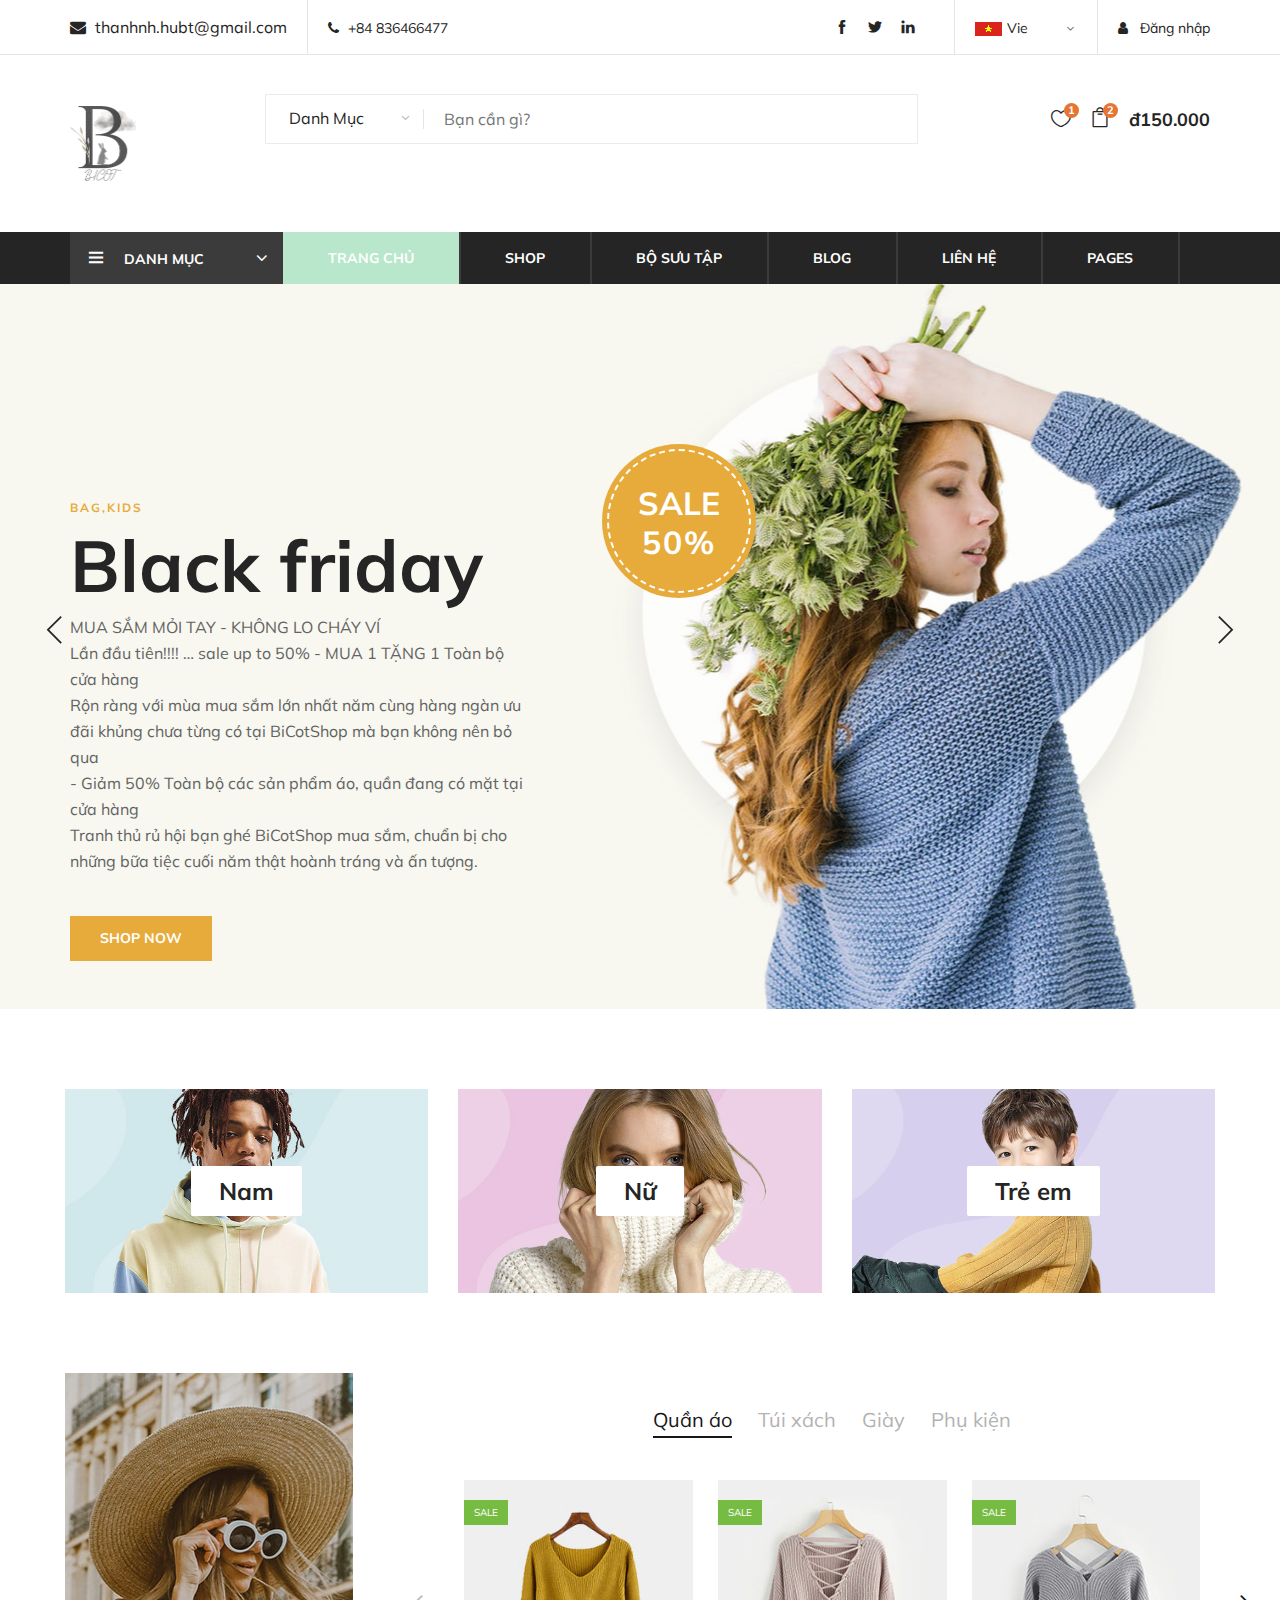
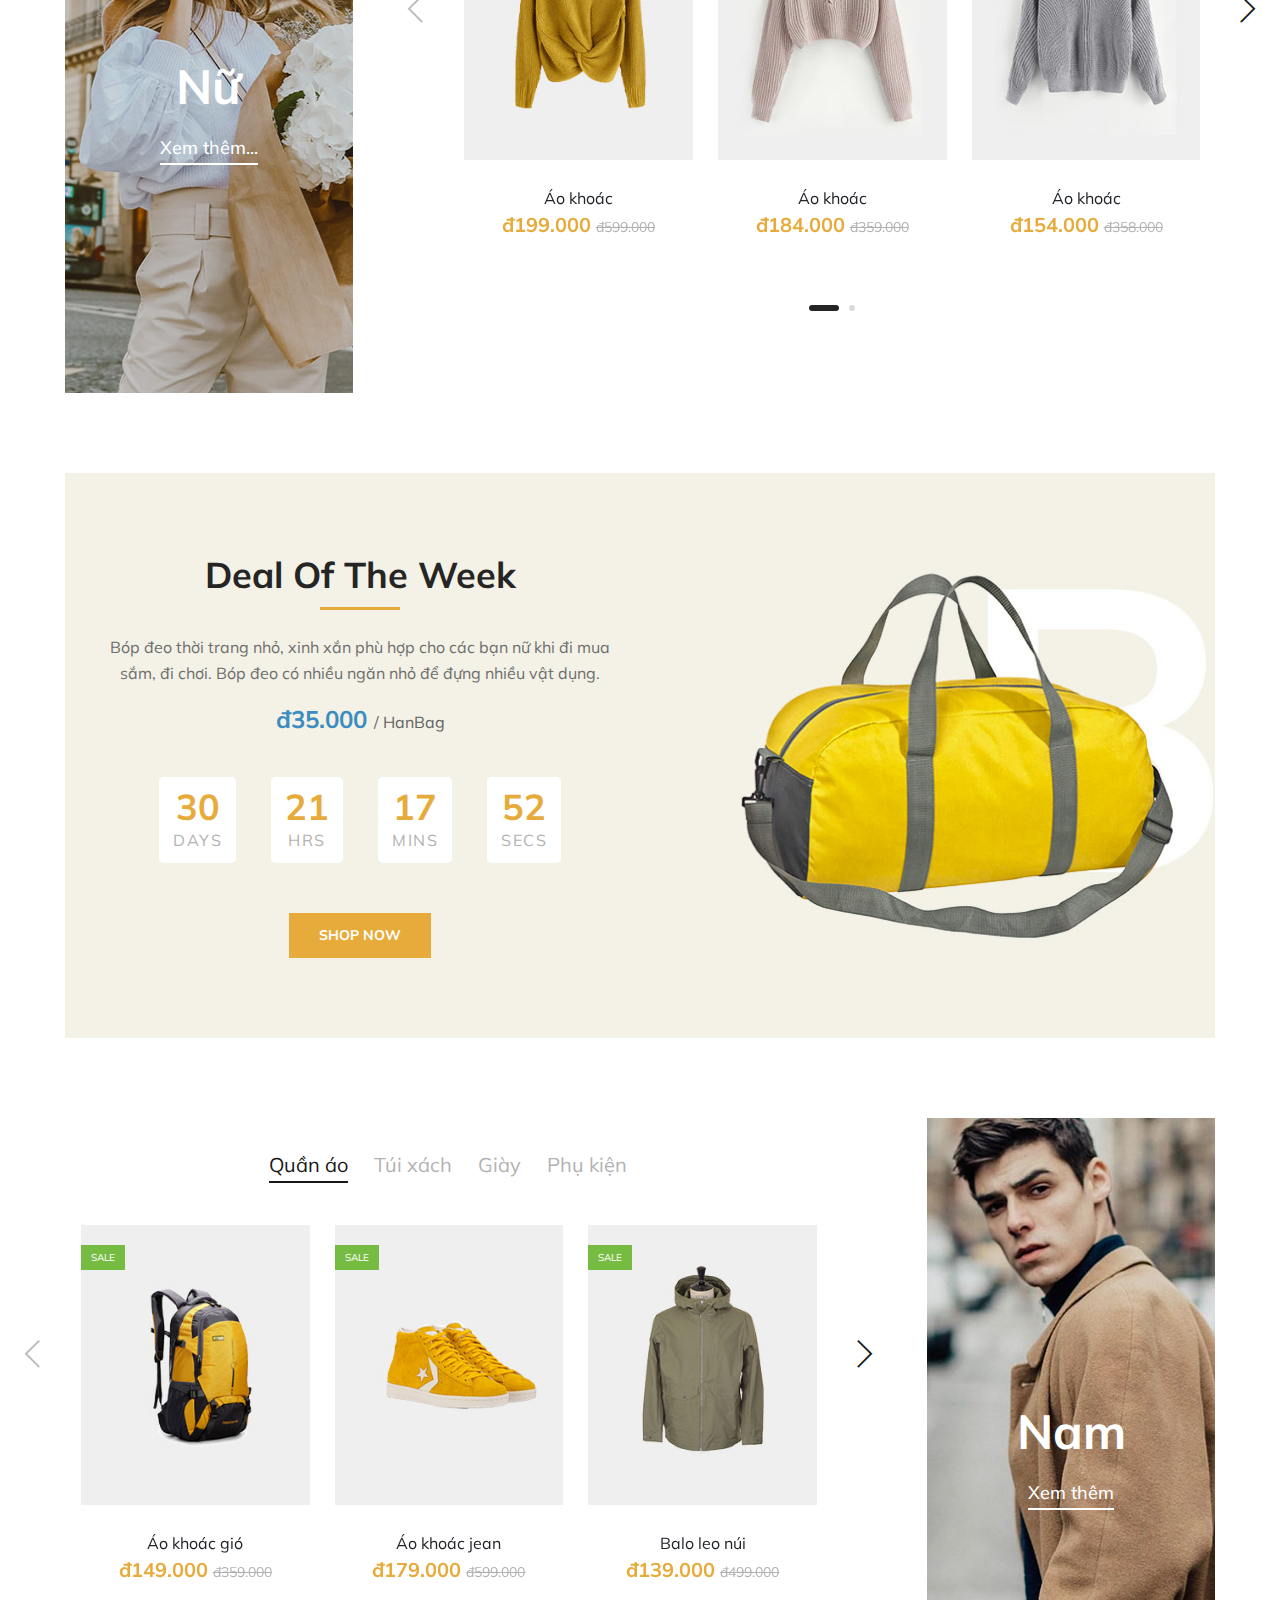
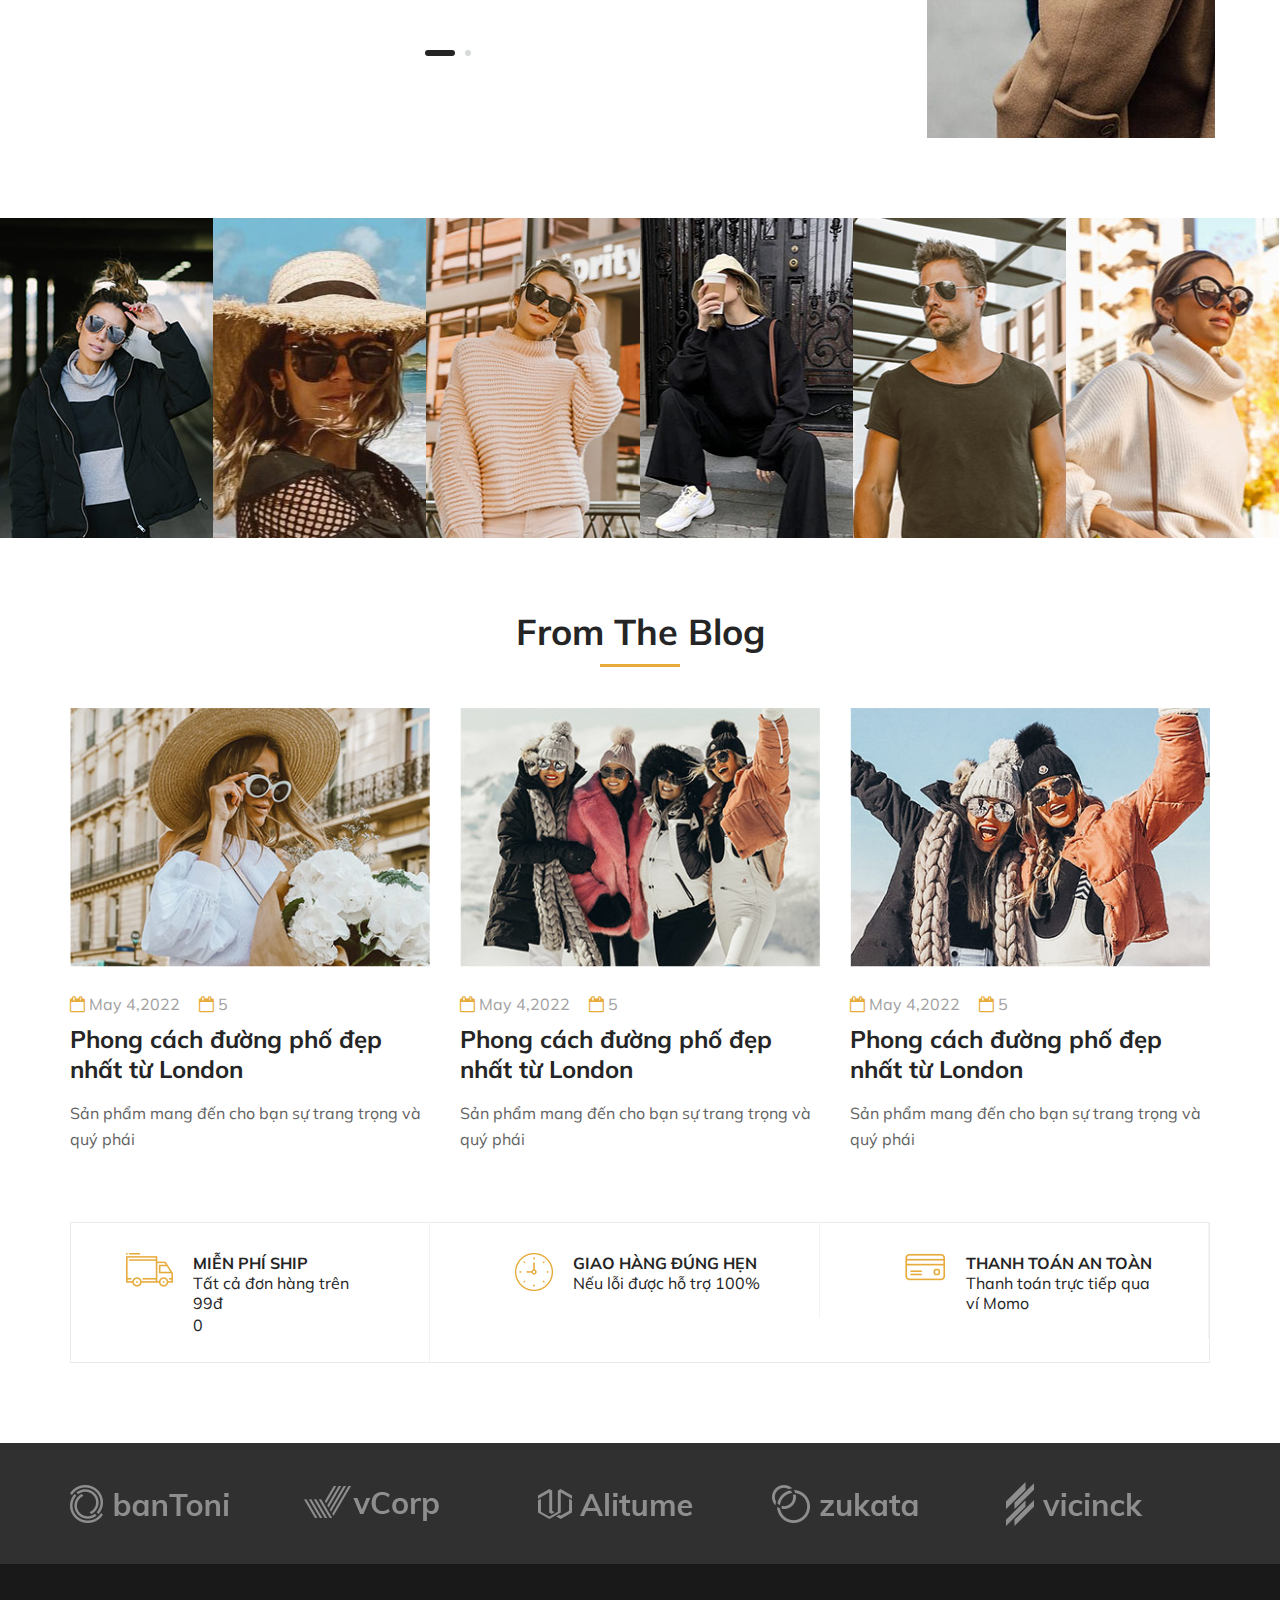
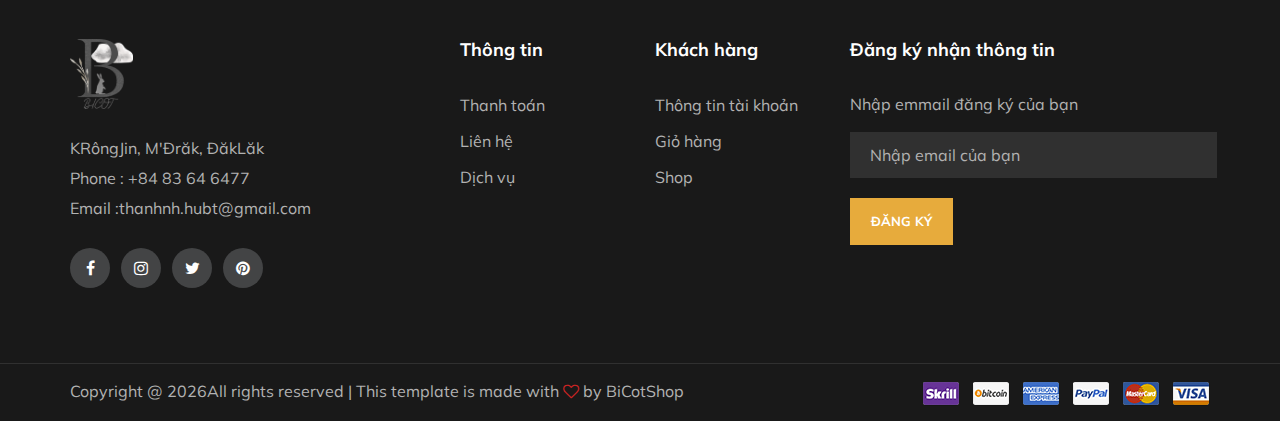
<file: index.html>
<!DOCTYPE html>
<html lang="zxx">

<head>
    <meta charset="UTF-8">
    <meta name="description" content="codelean Template">
    <meta name="keywords" content="codelean, unica, creative, html">
    <meta name="viewport" content="width=device-width, initial-scale=1.0">
    <meta http-equiv="X-UA-Compatible" content="ie=edge">
    <link rel="shortcut icon" type="image/png" href="./img/BICOT_free-file.png"/>
    <title>BiCotShop</title>

    <!-- Google Font -->
    <link href="https://fonts.googleapis.com/css?family=Muli:300,400,500,600,700,800,900&display=swap" rel="stylesheet">

    <!-- Css Styles -->
    <link rel="stylesheet" href="css/bootstrap.min.css" type="text/css">
    <link rel="stylesheet" href="css/font-awesome.min.css" type="text/css">
    <link rel="stylesheet" href="css/themify-icons.css" type="text/css">
    <link rel="stylesheet" href="css/elegant-icons.css" type="text/css">
    <link rel="stylesheet" href="css/owl.carousel.min.css" type="text/css">
    <link rel="stylesheet" href="css/nice-select.css" type="text/css">
    <link rel="stylesheet" href="css/jquery-ui.min.css" type="text/css">
    <link rel="stylesheet" href="css/slicknav.min.css" type="text/css">
    <link rel="stylesheet" href="css/style.css" type="text/css">
</head>

<body>

<!-- Start coding here -->

<!--Preloader Section Begin-->
<div class="preloder">
    <div class="loader">
    </div>
</div>
<!--Preloader Section Begin-->

<!--Header Section Begin-->
<header class="header-section">

    <div class="header-top">
        <div class="container">
            <div class="ht-left">
                <div class="mail-service">
                    <i class="fa fa-envelope"></i>
                    thanhnh.hubt@gmail.com
                </div>
                <div class="phone-service">
                    <i class="fa fa-phone"></i>
                    +84 836466477
                </div>
            </div>
            <div class="ht-right">
                <a href="login.html" class="login-panel"><i class="fa fa-user"></i> Đăng nhập</a>
                <div class="lan-selector">
                    <select class="language_drop" name="countries" id="countries" style="width:300px;">
                        <option value='yu' data-image="img/Flag_of_Vietnam.png" data-title="Vie" data-imagecss="flag yu">Vie</option>
                        <option value='yt' data-image="img/flag-1.jpg" data-title="English" data-imagecss="flag yt">USA</option>
                    </select>
                </div>
                <div class="top-social">
                    <a href="#"><i class="ti-facebook"></i></a>
                    <a href="#"><i class="ti-twitter-alt"></i></a>
                    <a href="#"><i class="ti-linkedin"></i></a>
                    <a href="#"><i class="ti-printerest"></i></a>
                </div>
            </div>
        </div>
    </div>

    <div class="container">
        <div class="inner-header">
            <div class="row">
                <div class="col-lg-2 col-md-2">
                    <div class="logo">
                        <a href="index.html">
                            <img src="./img/BICOT_free-file.png" height="75" alt="">
                        </a>
                    </div>
                </div>
                <div class="col-lg-7 col-md-7">
                    <div class="advanced-search">
                        <button type="button" class="category-btn">Danh Mục</button>
                        <div class="input-group">
                            <input type="text" placeholder="Bạn cần gì?">
                        </div>
                    </div>
                </div>
                <div class="col-lg-3 col-md-3 text-right">
                    <ul class="nav-right">
                        <li class="heart-icon">
                            <a href="#">
                                <i class="icon_heart_alt"></i>
                                <span>1</span>
                            </a>
                        </li>
                        <li class="cart-icon">
                            <a href="#">
                                <i class="icon_bag_alt"></i>
                                <span>2</span>
                            </a>

                            <div class="cart-hover">
                                <div class="select-items">
                                    <table>
                                        <tbody>
                                        <tr>
                                            <td class="si-pic"><img src="./img/select-product-1.jpg" alt=""></td>
                                            <td class="si-text">
                                                <div class="product-selected">
                                                    <p>đ60.000 x 1</p>
                                                    <h6>Áo khoác jean hàn quốc</h6>
                                                </div>
                                            </td>
                                            <td class="si-close">
                                                <i class="ti-close"></i>
                                            </td>
                                        </tr>
                                        <tr>
                                            <td class="si-pic"><img src="./img/select-product-2.jpg" alt=""></td>
                                            <td class="si-text">
                                                <div class="product-selected">
                                                    <p>đ60.000 x 1</p>
                                                    <h6>Áo khoác nữ phong cách hàn quốc</h6>
                                                </div>
                                            </td>
                                            <td class="si-close">
                                                <i class="ti-close"></i>
                                            </td>
                                        </tr>
                                        </tbody>
                                    </table>
                                </div>
                                <div class="select-total">
                                    <span>Tổng thanh toán:</span>
                                    <h5>đ120.000</h5>
                                </div>
                                <div class="select-button">
                                    <a href="shopping-cart.html" class="primary-btn view-card">ĐƠN HÀNG CỦA BẠN</a>
                                    <a href="check-out.html" class="primary-btn checkout-btn">THANH TOÁN</a>
                                </div>
                            </div>
                        </li>
                        <li class="cart-price">đ150.000</li>
                    </ul>
                </div>
            </div>
        </div>
    </div>
    <div class="nav-item">
        <div class="container">
            <div class="nav-depart">
                <div class="depart-btn">
                    <i class="ti-menu"></i>
                    <span>Danh mục</span>
                    <ul  class="depart-hover">
                        <li class="active"><a href="#">Đồ Nữ</a></li>
                        <li><a href="#">Đồ Nam</a></li>
                        <li><a href="#">Đồ lót</a></li>
                        <li><a href="#">Đồ trẻ em</a></li>
                        <li><a href="#">Đồ hiệu</a></li>
                        <li><a href="#">Luxury Brand</a></li>
                        <li><a href="#">Brand Outdoor</a></li>
                        <li><a href="#"></a>Giày</li>
                    </ul>
                </div>
            </div>
            <nav class="nav-menu mobile-menu">
                <ul>
                    <li class="active"><a href="index.html">Trang chủ</a></li>
                    <li><a href="shop.html">Shop</a></li>
                    <li><a href="">Bộ sưu tập</a>
                        <ul class="dropdown">
                            <li><a href="">Nam</a></li>
                            <li><a href="">Nữ</a></li>
                            <li><a href="">Trẻ em</a></li>
                        </ul>
                    </li>
                    <li><a href="blog.html">Blog</a></li>
                    <li><a href="contact.html">Liên hệ</a></li>
                    <li><a href="#">Pages</a>
                        <ul class="dropdown">
                            <li><a href="blog-details.html">Blog Details</a></li>
                            <li><a href="shopping-cart.html">Giỏ hàng</a></li>
                            <li><a href="check-out.html">Thanh toán</a></li>
                            <li><a href="faq.html">Câu hỏi thường gặp</a></li>
                            <li><a href="register.html">Đăng ký</a></li>
                            <li><a href="login.html">Đăng nhập</a></li>
                        </ul>
                    </li>
                </ul>
            </nav>
            <div id="mobile-menu-wrap"></div>
        </div>
    </div>

</header>
<!--Header Section End-->

<!-- Hero Section Begin -->
<section class="hero-section">
    <div class="hero-items owl-carousel">
        <div class="single-hero-items set-bg" data-setbg="img/hero-1.jpg">
            <div class="container">
                <div class="row">

                    <div class="col-lg-5">
                        <span>Bag,Kids</span>
                        <h1>Black friday</h1>
                        <p> MUA SẮM MỎI TAY - KHÔNG LO CHÁY VÍ <br>
                        Lần đầu tiên!!!! … sale up to 50% - MUA 1 TẶNG 1 Toàn bộ cửa hàng<br>
                        Rộn ràng với mùa mua sắm lớn nhất năm cùng hàng ngàn ưu đãi khủng chưa từng có tại BiCotShop mà bạn không nên bỏ qua <br>
                        - Giảm 50% Toàn bộ các sản phẩm áo, quần đang có mặt tại cửa hàng <br>
                        Tranh thủ rủ hội bạn ghé BiCotShop mua sắm, chuẩn bị cho những bữa tiệc cuối năm thật hoành tráng và ấn tượng. </p>
                        <a href="#" class="primary-btn">Shop Now</a>
                    </div>
                </div>
                <div class="off-card">
                    <h2>Sale <span>50%</span></h2>
                </div>
            </div>
        </div>
        <div class="single-hero-items set-bg" data-setbg="img/hero-2.jpg">
            <div class="container">
                <div class="row">

                    <div class="col-lg-5">
                        <span>Bag,Kids</span>
                        <h1>Black friday</h1>
                        <p> MUA SẮM MỎI TAY - KHÔNG LO CHÁY VÍ <br>
                            Lần đầu tiên!!!! … sale up to 50% - MUA 1 TẶNG 1 Toàn bộ cửa hàng<br>
                            Rộn ràng với mùa mua sắm lớn nhất năm cùng hàng ngàn ưu đãi khủng chưa từng có tại BiCotShop mà bạn không nên bỏ qua <br>
                            - Giảm 50% Toàn bộ các sản phẩm áo, quần đang có mặt tại cửa hàng <br>
                            Tranh thủ rủ hội bạn ghé BiCotShop mua sắm, chuẩn bị cho những bữa tiệc cuối năm thật hoành tráng và ấn tượng.</p>
                        <a href="#" class="primary-btn">Shop Now</a>
                    </div>
                </div>
                <div class="off-card">
                    <h2>Sale <span>50%</span></h2>
                </div>
            </div>
        </div>
    </div>
</section>
<!-- Hero Section End -->

<!-- Banner Section Begin -->
<div class="banner-section spad">
    <div class="container-fluid">
        <div class="row">
            <div class="col-lg-4">
                <div class="single-banner">
                    <img src="./img/banner-1.jpg" alt="" srcset="">
                    <div class="inner-text">
                        <h4>Nam</h4>
                    </div>
                </div>
            </div>
            <div class="col-lg-4">
                <div class="single-banner">
                    <img src="./img/banner-2.jpg" alt="" srcset="">
                    <div class="inner-text">
                        <h4>Nữ</h4>
                    </div>
                </div>
            </div>
            <div class="col-lg-4">
                <div class="single-banner">
                    <img src="./img/banner-3.jpg" alt="" srcset="">
                    <div class="inner-text">
                        <h4>Trẻ em</h4>
                    </div>
                </div>
            </div>
        </div>
    </div>
</div>
<!-- Banner Section End -->

<!-- Women Banner Section Begin -->
<section class="women-banner spad">
    <div class="container-fluid">
        <div class="row">
            <div class="col-lg-3">
                <div class="product-large set-bg" data-setbg="img/products/women-large.jpg">
                    <h2>Nữ</h2>
                    <a href="#">Xem thêm...</a>
                </div>
            </div>
            <div class="col-lg-8 offset-lg-1">
                <div class="filter-control">
                    <ul>
                        <li class="active">Quần áo</li>
                        <li>Túi xách</li>
                        <li>Giày</li>
                        <li>Phụ kiện</li>
                    </ul>
                </div>
                <div class="product-slider owl-carousel">
                    <div class="product-item">
                        <div class="pi-pic">
                            <img src="img/products/women-1.jpg" alt="">
                            <div class="sale">Sale</div>
                            <div class="icon">
                                <i class="icon_heart_alt"></i>
                            </div>
                            <ul>
                                <li class="w-icon active"><a href="#"><i class="icon_bag_alt"></i></a></li>
                                <li class="quick-view"><a href="product.html"> Xem thêm </a></li>
                                <li class="w-icon"><a href=""><i class="fa fa-random"></i></a></li>
                            </ul>
                        </div>
                        <div class="pi-text">
                            <div class="category-name">
                                Áo khoác
                            </div>
                            <div class="product-price">
                                đ199.000
                                <span>đ599.000</span>
                            </div>
                        </div>
                    </div>
                    <div class="product-item">
                        <div class="pi-pic">
                            <img src="img/products/women-2.jpg" alt="">
                            <div class="sale">Sale</div>
                            <div class="icon">
                                <i class="icon_heart_alt"></i>
                            </div>
                            <ul>
                                <li class="w-icon active"><a href="#"><i class="icon_bag_alt"></i></a></li>
                                <li class="quick-view"><a href="product.html"> Xem thêm </a></li>
                                <li class="w-icon"><a href=""><i class="fa fa-random"></i></a></li>
                            </ul>
                        </div>
                        <div class="pi-text">
                            <div class="category-name">
                                Áo khoác
                            </div>
                            <div class="product-price">
                                đ184.000
                                <span>đ359.000</span>
                            </div>
                        </div>
                    </div>
                    <div class="product-item">
                        <div class="pi-pic">
                            <img src="img/products/women-3.jpg" alt="">
                            <div class="sale">Sale</div>
                            <div class="icon">
                                <i class="icon_heart_alt"></i>
                            </div>
                            <ul>
                                <li class="w-icon active"><a href="#"><i class="icon_bag_alt"></i></a></li>
                                <li class="quick-view"><a href="product.html"> Xem thêm </a></li>
                                <li class="w-icon"><a href=""><i class="fa fa-random"></i></a></li>
                            </ul>
                        </div>
                        <div class="pi-text">
                            <div class="category-name">
                                Áo khoác
                            </div>
                            <div class="product-price">
                                đ154.000
                                <span>đ358.000</span>
                            </div>
                        </div>
                    </div>
                    <div class="product-item">
                        <div class="pi-pic">
                            <img src="img/products/women-4.jpg" alt="">
                            <div class="sale">Sale</div>
                            <div class="icon">
                                <i class="icon_heart_alt"></i>
                            </div>
                            <ul>
                                <li class="w-icon active"><a href="#"><i class="icon_bag_alt"></i></a></li>
                                <li class="quick-view"><a href="product.html"> Xem thêm </a></li>
                                <li class="w-icon"><a href=""><i class="fa fa-random"></i></a></li>
                            </ul>
                        </div>
                        <div class="pi-text">
                            <div class="category-name">
                                Túi xách
                            </div>
                            <div class="product-price">
                                đ140.000
                                <span>đ350.000</span>
                            </div>
                        </div>
                    </div>

                </div>
            </div>
        </div>
    </div>
</section>
<!-- Women Banner Section End -->

<!-- Deal Of The Week Section Begin -->
<section class="deal-of-week set-bg spad" data-setbg="img/time-bg.jpg">
    <div class="container">
        <div class="col-lg-6 text-center">
            <div class="section-title">
                <h2>Deal Of The Week</h2>
                <p>Bóp đeo thời trang nhỏ, xinh xắn phù hợp cho các bạn nữ khi đi mua sắm, đi chơi. Bóp đeo có nhiều ngăn nhỏ để đựng nhiều vật dụng. </p>
                <div class="product-price">
                    đ35.000
                    <span>/ HanBag</span>
                </div>
            </div>
            <div class="countdown-timer" id="countdown">
                <div class="cd-item">
                    <span>56</span>
                    <p>Days</p>
                </div>
                <div class="cd-item">
                    <span>12</span>
                    <p>Hrs</p>
                </div>
                <div class="cd-item">
                    <span>40</span>
                    <p>Mins</p>
                </div>
                <div class="cd-item">
                    <span>52</span>
                    <p>Secs</p>
                </div>

            </div>
            <a href="" class="primary-btn">Shop Now</a>
        </div>
    </div>
</section>
<!-- Deal Of The Week Section End -->

<!-- Men Banner Section Begin -->
<section class="man-banner spad">
    <div class="container-fluid">
        <div class="row">

            <div class="col-lg-8 ">
                <div class="filter-control">
                    <ul>
                        <li class="active">Quần áo</li>
                        <li>Túi xách</li>
                        <li>Giày</li>
                        <li>Phụ kiện</li>
                    </ul>
                </div>
                <div class="product-slider owl-carousel">
                    <div class="product-item">
                        <div class="pi-pic">
                            <img src="img/products/man-1.jpg" alt="">
                            <div class="sale">Sale</div>
                            <div class="icon">
                                <i class="icon_heart_alt"></i>
                            </div>
                            <ul>
                                <li class="w-icon active"><a href="#"><i class="icon_bag_alt"></i></a></li>
                                <li class="quick-view"><a href="product.html"> Xem thêm </a></li>
                                <li class="w-icon"><a href=""><i class="fa fa-random"></i></a></li>
                            </ul>
                        </div>
                        <div class="pi-text">
                            <div class="category-name">
                                Áo khoác gió
                            </div>
                            <div class="product-price">
                                đ149.000
                                <span>đ359.000</span>
                            </div>
                        </div>
                    </div>
                    <div class="product-item">
                        <div class="pi-pic">
                            <img src="img/products/man-2.jpg" alt="">
                            <div class="sale">Sale</div>
                            <div class="icon">
                                <i class="icon_heart_alt"></i>
                            </div>
                            <ul>
                                <li class="w-icon active"><a href="#"><i class="icon_bag_alt"></i></a></li>
                                <li class="quick-view"><a href="product.html"> Xem thêm </a></li>
                                <li class="w-icon"><a href=""><i class="fa fa-random"></i></a></li>
                            </ul>
                        </div>
                        <div class="pi-text">
                            <div class="category-name">
                                Áo khoác jean
                            </div>
                            <div class="product-price">
                                đ179.000
                                <span>đ599.000</span>
                            </div>
                        </div>
                    </div>
                    <div class="product-item">
                        <div class="pi-pic">
                            <img src="img/products/man-3.jpg" alt="">
                            <div class="sale">Sale</div>
                            <div class="icon">
                                <i class="icon_heart_alt"></i>
                            </div>
                            <ul>
                                <li class="w-icon active"><a href="#"><i class="icon_bag_alt"></i></a></li>
                                <li class="quick-view"><a href="product.html"> Xem thêm </a></li>
                                <li class="w-icon"><a href=""><i class="fa fa-random"></i></a></li>
                            </ul>
                        </div>
                        <div class="pi-text">
                            <div class="category-name">
                                Balo leo núi
                            </div>
                            <div class="product-price">
                                đ139.000
                                <span>đ499.000</span>
                            </div>
                        </div>
                    </div>
                    <div class="product-item">
                        <div class="pi-pic">
                            <img src="img/products/man-4.jpg" alt="">
                            <div class="sale">Sale</div>
                            <div class="icon">
                                <i class="icon_heart_alt"></i>
                            </div>
                            <ul>
                                <li class="w-icon active"><a href="#"><i class="icon_bag_alt"></i></a></li>
                                <li class="quick-view"><a href="product.html"> Xem thêm </a></li>
                                <li class="w-icon"><a href=""><i class="fa fa-random"></i></a></li>
                            </ul>
                        </div>
                        <div class="pi-text">
                            <div class="category-name">
                                Giày cổ cao
                            </div>
                            <div class="product-price">
                                đ359.000
                                <span>đ659.000</span>
                            </div>
                        </div>
                    </div>

                </div>
            </div>
            <div class="col-lg-3 offset-lg-1">
                <div class="product-large set-bg" data-setbg="img/products/man-large.jpg">
                    <h2>Nam</h2>
                    <a href="#">Xem thêm</a>
                </div>
            </div>
        </div>
    </div>
</section>
<!-- Men Banner Section End -->

<!-- Instagram Section Begin  -->
<div class="instagram-photo">
    <div class="insta-item set-bg" data-setbg="img/insta-1.jpg">
        <div class="inside-text">
            <i class="ti-instagram"></i>
            <h5><a href="#">BiCotShop mẫu</a></h5>
        </div>
    </div>
    <div class="insta-item set-bg" data-setbg="img/insta-2.jpg">
        <div class="inside-text">
            <i class="ti-instagram"></i>
            <h5><a href="#">BiCotShop mẫu</a></h5>
        </div>
    </div>
    <div class="insta-item set-bg" data-setbg="img/insta-3.jpg">
        <div class="inside-text">
            <i class="ti-instagram"></i>
            <h5><a href="#">BiCotShop mẫu</a></h5>
        </div>
    </div>
    <div class="insta-item set-bg" data-setbg="img/insta-4.jpg">
        <div class="inside-text">
            <i class="ti-instagram"></i>
            <h5><a href="#">BiCotShop mẫu</a></h5>
        </div>
    </div>
    <div class="insta-item set-bg" data-setbg="img/insta-5.jpg">
        <div class="inside-text">
            <i class="ti-instagram"></i>
            <h5><a href="#">BiCotShop mẫu</a></h5>
        </div>
    </div>
    <div class="insta-item set-bg" data-setbg="img/insta-6.jpg">
        <div class="inside-text">
            <i class="ti-instagram"></i>
            <h5><a href="#">BiCotShop mẫu</a></h5>
        </div>
    </div>
</div>
<!-- Instagram Section Begin  -->

<!-- Latest Blog Section Begin -->
<section class="latest-blog spad">
    <div class="container">
        <div class="row">
            <div class="col-lg-12">
                <div class="section-title">
                    <h2>From The Blog</h2>
                </div>
            </div>
        </div>
        <div class="row">
            <div class="col-lg-4 col-nd-6">
                <div class="single-latest-blog">
                    <img src="img/latest-1.jpg" alt="">
                    <div class="latest-text">
                        <div class="tag-list">
                            <div class="tag-item">
                                <i class="fa fa-calendar-o"></i>
                                May 4,2022
                            </div>
                            <div class="tag-item">
                                <i class="fa fa-calendar-o"></i>
                                5
                            </div>
                        </div>
                        <a href="">
                            <h4>Phong cách đường phố đẹp nhất từ London</h4>
                        </a>
                        <p>Sản phẩm mang đến cho bạn sự trang trọng và quý phái</p>
                    </div>
                </div>
            </div>
            <div class="col-lg-4 col-nd-6">
                <div class="single-latest-blog">
                    <img src="img/latest-2.jpg" alt="">
                    <div class="latest-text">
                        <div class="tag-list">
                            <div class="tag-item">
                                <i class="fa fa-calendar-o"></i>
                                May 4,2022
                            </div>
                            <div class="tag-item">
                                <i class="fa fa-calendar-o"></i>
                                5
                            </div>
                        </div>
                        <a href="">
                            <h4>Phong cách đường phố đẹp nhất từ London</h4>
                        </a>
                        <p>Sản phẩm mang đến cho bạn sự trang trọng và quý phái</p>
                    </div>
                </div>
            </div>
            <div class="col-lg-4 col-nd-6">
                <div class="single-latest-blog">
                    <img src="img/latest-3.jpg" alt="">
                    <div class="latest-text">
                        <div class="tag-list">
                            <div class="tag-item">
                                <i class="fa fa-calendar-o"></i>
                                May 4,2022
                            </div>
                            <div class="tag-item">
                                <i class="fa fa-calendar-o"></i>
                                5
                            </div>
                        </div>
                        <a href="">
                            <h4>Phong cách đường phố đẹp nhất từ London</h4>
                        </a>
                        <p>Sản phẩm mang đến cho bạn sự trang trọng và quý phái</p>
                    </div>
                </div>
            </div>
        </div>
        <div class="benefit-items">
            <div class="row">
                <div class="col-lg-4">
                    <div class="single-benefit">
                        <div class="sb-icon">
                            <img src="img/icon-1.png" alt="">
                        </div>
                        <div class="sb-text">
                            <h6>Miễn Phí Ship</h6>
                            <p>Tất cả đơn hàng trên 99đ</p>
0                        </div>
                    </div>
                </div>
                <div class="col-lg-4">
                    <div class="single-benefit">
                        <div class="sb-icon">
                            <img src="img/icon-2.png" alt="">
                        </div>
                        <div class="sb-text">
                            <h6>Giao hàng đúng hẹn</h6>
                            <p>Nếu lỗi được hỗ trợ 100%</p>
                        </div>
                    </div>
                </div>
                <div class="col-lg-4">
                    <div class="single-benefit">
                        <div class="sb-icon">
                            <img src="img/icon-3.png" alt="">
                        </div>
                        <div class="sb-text">
                            <h6>Thanh toán an toàn</h6>
                            <p>Thanh toán trực tiếp qua ví Momo</p>
                        </div>
                    </div>
                </div>
            </div>
        </div>
    </div>
</section>
<!-- Latest Blog Section End -->

<!--  Partner Logo Section Begin  -->
<div class="partner-logo">
    <div class="container">
        <div class="logo-carousel owl-carousel">
            <div class="logo-item">
                <div class="tablecell-inner">
                    <img src="img/logo-carousel/logo-1.png" alt="">
                </div>
            </div>
            <div class="logo-item">
                <div class="tablecell-inner">
                    <img src="img/logo-carousel/logo-2.png" alt="">
                </div>
            </div>
            <div class="logo-item">
                <div class="tablecell-inner">
                    <img src="img/logo-carousel/logo-3.png" alt="">
                </div>
            </div>
            <div class="logo-item">
                <div class="tablecell-inner">
                    <img src="img/logo-carousel/logo-4.png" alt="">
                </div>
            </div>
            <div class="logo-item">
                <div class="tablecell-inner">
                    <img src="img/logo-carousel/logo-5.png" alt="">
                </div>
            </div>
        </div>
    </div>
</div>
<!--  Partner Logo Section End  -->

<!--  Footer Section Begin  -->
<footer class="footer-section">

    <div class="container">
        <div class="row">
            <div class="col-lg-3">
                <div class="footer-left">
                    <div class="footer-logo">
                        <a href="index.html">
                            <img src="./img/BICOT_free-file.png" height="70" alt="">
                        </a>
                    </div>
                    <ul>
                        <li>KRôngJin, M'Đrăk, ĐăkLăk </li>
                        <li>Phone : +84 83 64 6477</li>
                        <li>Email :thanhnh.hubt@gmail.com</li>
                    </ul>
                    <div class="footer-social">
                        <a href="#"><i class="fa fa-facebook"></i></a>
                        <a href="#"><i class="fa fa-instagram"></i></a>
                        <a href="#"><i class="fa fa-twitter"></i></a>
                        <a href="#"><i class="fa fa-pinterest"></i></a>
                    </div>
                </div>
            </div>
            <div class="col-lg-2 offset-lg-1">
                <div class="footer-widget">
                    <h5>Thông tin</h5>
                    <ul>
                        <li><a href=""></a></li>
                        <li><a href="">Thanh toán</a></li>
                        <li><a href="">Liên hệ</a></li>
                        <li><a href="">Dịch vụ</a></li>
                    </ul>
                </div>
            </div>
            <div class="col-lg-2">
                <div class="footer-widget">
                    <h5>Khách hàng</h5>
                    <ul>
                        <li><a href="">Thông tin tài khoản</a></li>
                        <li><a href="">Giỏ hàng</a></li>
                        <li><a href="">Shop</a></li>
                    </ul>
                </div>
            </div>
            <div class="col-lg-4">
                <div class="newslatter-item">
                    <h5>Đăng ký nhận thông tin</h5>
                    <p>Nhập emmail đăng ký của bạn</p>
                    <form action="#" class="subscribe-form">
                        <input type="text" placeholder="Nhập email của bạn" name="" id="">
                        <button type="button">Đăng ký</button>
                    </form>
                </div>
            </div>
        </div>
    </div>
    <div class="copyright-reserved">
        <div class="container">
            <div class="row">
                <div class="col-lg-12">
                    <div class="copyright-text">
                        Copyright @ <script>document.write(new Date().getFullYear());</script>All rights reserved | This template is made with <i class="fa fa-heart-o" aria-hidden="true"></i> by
                        <a href="#">BiCotShop</a>
                    </div>
                    <div class="payment-pic">
                        <img src="/img/payment-method.png" alt="">
                    </div>
                </div>
            </div>
        </div>
    </div>
</footer>
<!--  Footer Section End  -->

<!-- Js Plugins -->
<script src="./js/jquery-3.3.1.min.js"></script>
<script src="./js/bootstrap.min.js"></script>
<script src="./js/jquery-ui.min.js"></script>
<script src="./js/jquery.countdown.min.js"></script>
<script src="./js/jquery.nice-select.min.js"></script>
<script src="./js/jquery.zoom.min.js"></script>
<script src="./js/jquery.dd.min.js"></script>
<script src="./js/jquery.slicknav.js"></script>
<script src="./js/owl.carousel.min.js"></script>
<script src="./js/main.js"></script>
</body>

</html>
</file>
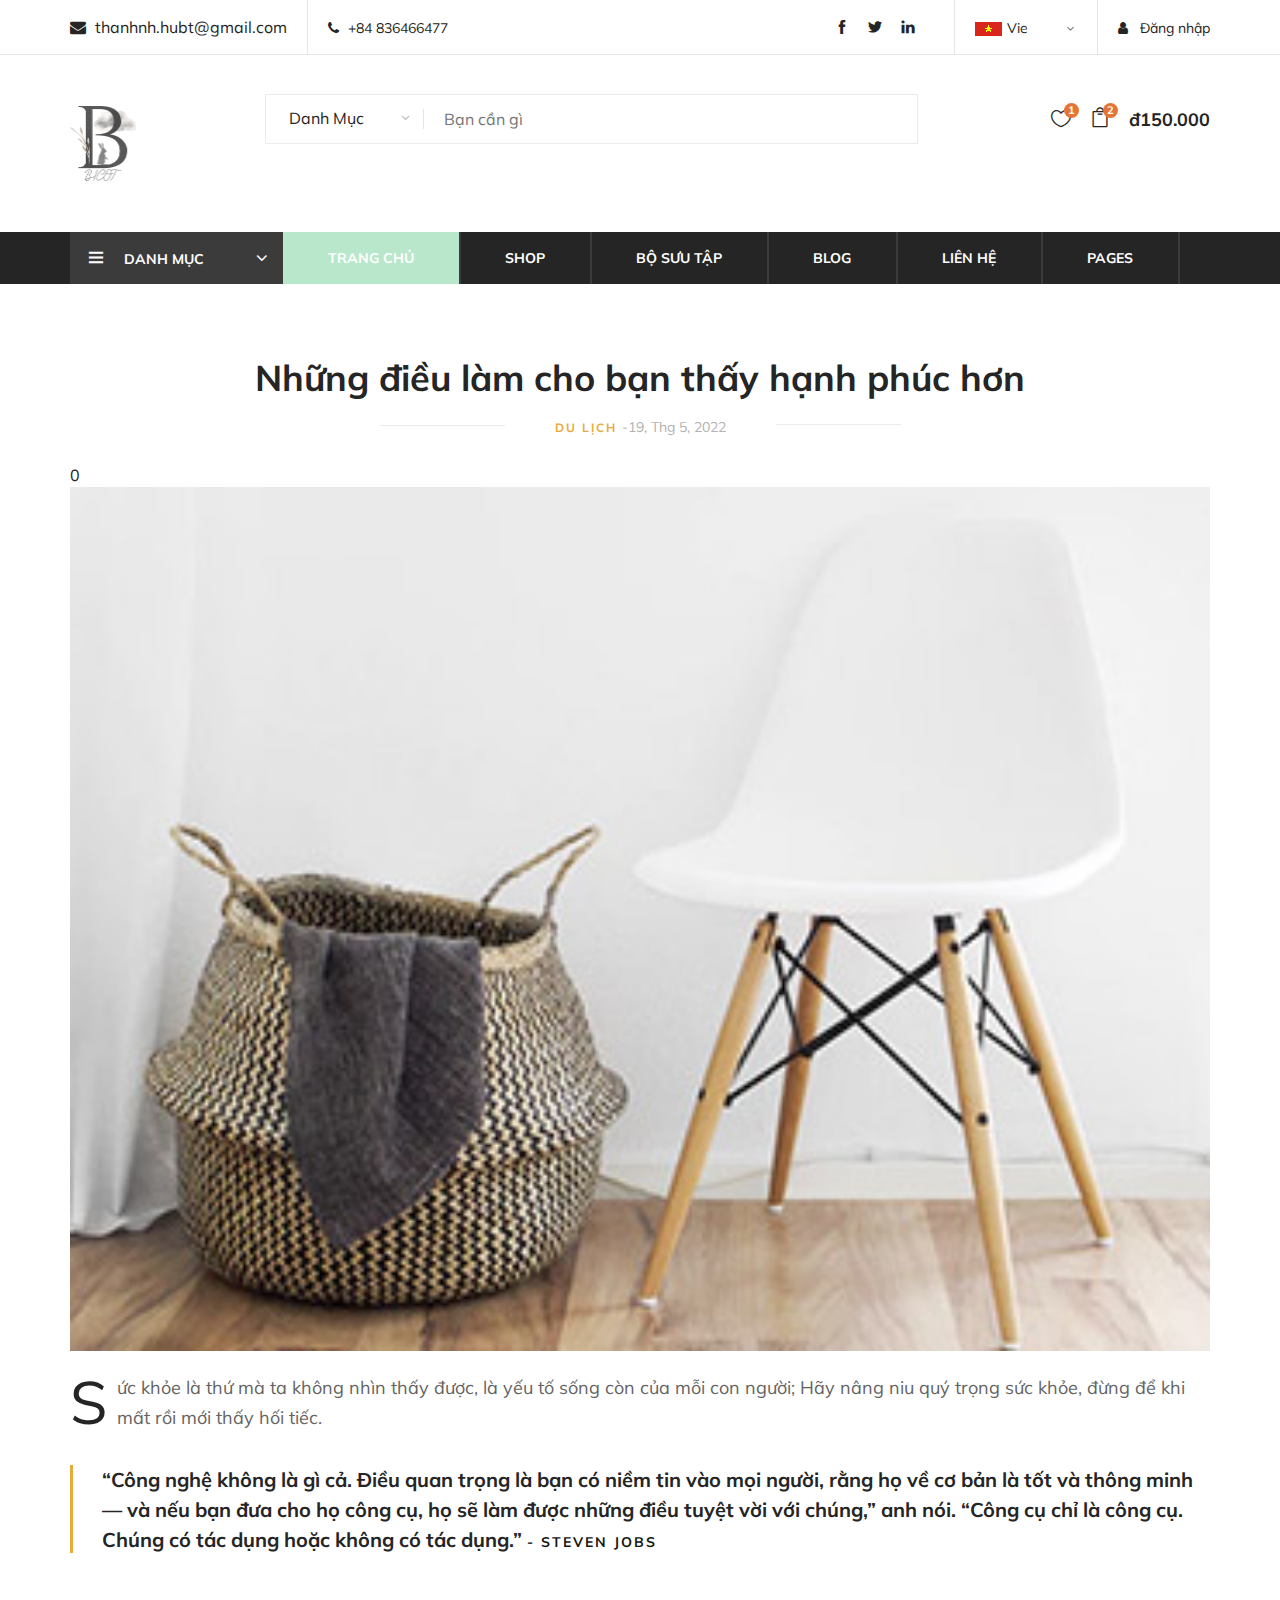
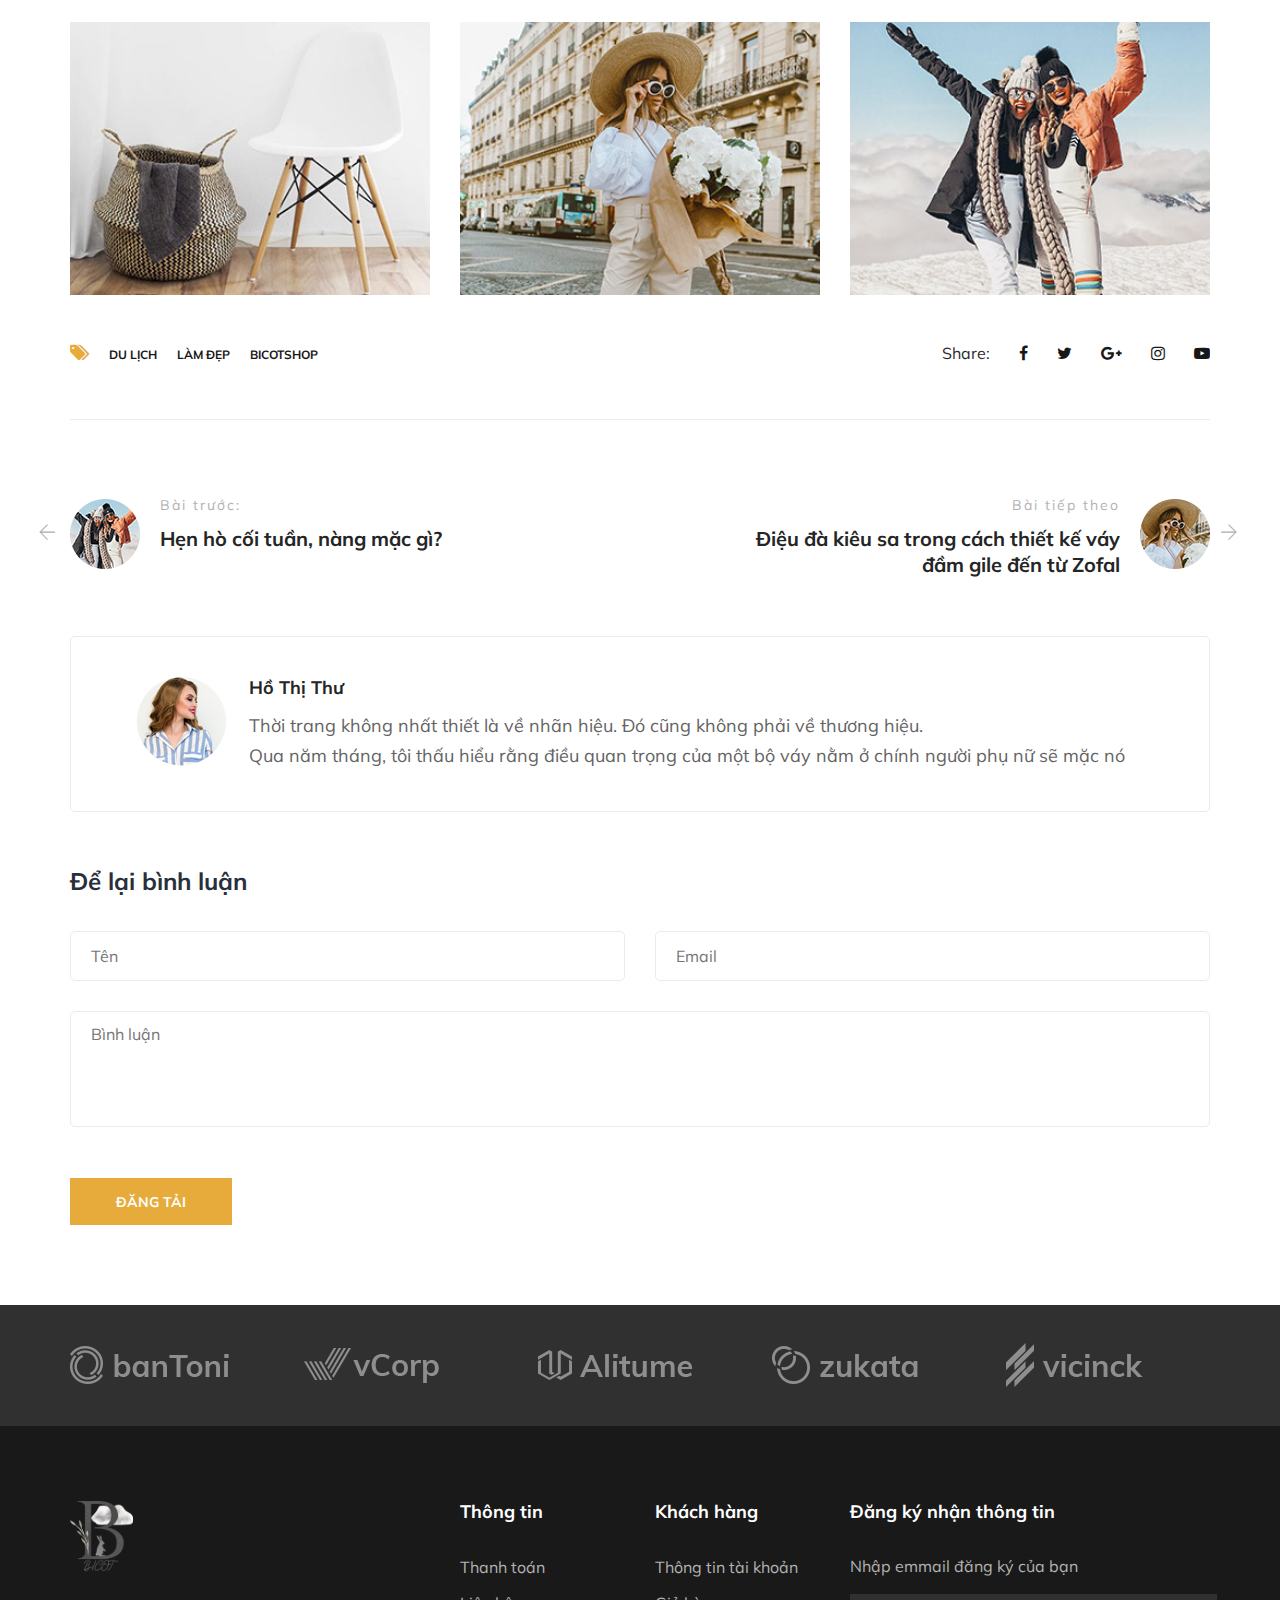
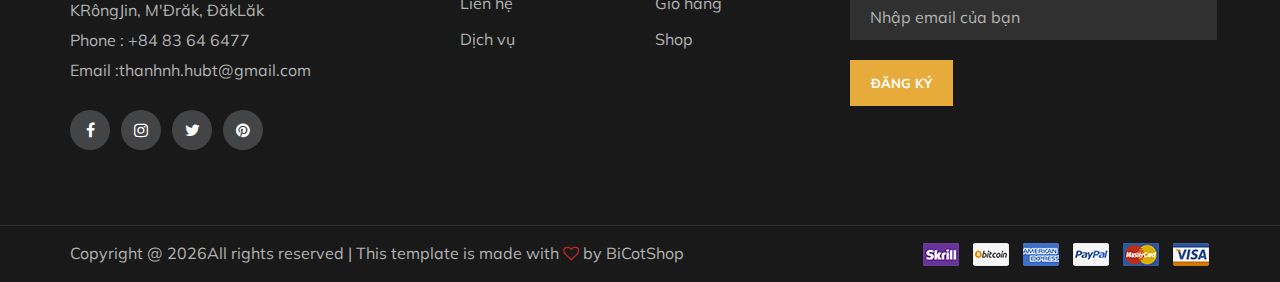
<file: blog-details.html>
<!DOCTYPE html>
<html lang="zxx">

    <head>
        <meta charset="UTF-8">
        <meta name="description" content="codelean Template">
        <meta name="keywords" content="codelean, unica, creative, html">
        <meta name="viewport" content="width=device-width, initial-scale=1.0">
        <meta http-equiv="X-UA-Compatible" content="ie=edge">
        <link rel="shortcut icon" type="image/png" href="./img/BICOT_free-file.png"/>
        <title>BiCotShop</title>

        <!-- Google Font -->
        <link href="https://fonts.googleapis.com/css?family=Muli:300,400,500,600,700,800,900&display=swap" rel="stylesheet">

        <!-- Css Styles -->
        <link rel="stylesheet" href="css/bootstrap.min.css" type="text/css">
        <link rel="stylesheet" href="css/font-awesome.min.css" type="text/css">
        <link rel="stylesheet" href="css/themify-icons.css" type="text/css">
        <link rel="stylesheet" href="css/elegant-icons.css" type="text/css">
        <link rel="stylesheet" href="css/owl.carousel.min.css" type="text/css">
        <link rel="stylesheet" href="css/nice-select.css" type="text/css">
        <link rel="stylesheet" href="css/jquery-ui.min.css" type="text/css">
        <link rel="stylesheet" href="css/slicknav.min.css" type="text/css">
        <link rel="stylesheet" href="css/style.css" type="text/css">
    </head>

    <body>

    <!-- Start coding here -->

    <!--Preloader Section Begin-->
    <div class="preloder">
        <div class="loader">
        </div>
    </div>
    <!--Preloader Section Begin-->

    <!--Header Section Begin-->
    <header class="header-section">

        <div class="header-top">
            <div class="container">
                <div class="ht-left">
                    <div class="mail-service">
                        <i class="fa fa-envelope"></i>
                        thanhnh.hubt@gmail.com
                    </div>
                    <div class="phone-service">
                        <i class="fa fa-phone"></i>
                        +84 836466477
                    </div>
                </div>
                <div class="ht-right">
                    <a href="login.html" class="login-panel"><i class="fa fa-user"></i> Đăng nhập</a>
                    <div class="lan-selector">
                        <select class="language_drop" name="countries" id="countries" style="width:300px;">
                            <option value='yu' data-image="img/Flag_of_Vietnam.png" data-title="Vie" data-imagecss="flag yu">Vie</option>
                            <option value='yt' data-image="img/flag-1.jpg" data-title="English" data-imagecss="flag yt">USA</option>
                        </select>
                    </div>
                    <div class="top-social">
                        <a href="#"><i class="ti-facebook"></i></a>
                        <a href="#"><i class="ti-twitter-alt"></i></a>
                        <a href="#"><i class="ti-linkedin"></i></a>
                        <a href="#"><i class="ti-printerest"></i></a>
                    </div>
                </div>
            </div>
        </div>

        <div class="container">
            <div class="inner-header">
                <div class="row">
                    <div class="col-lg-2 col-md-2">
                        <div class="logo">
                            <a href="index.html">
                                <img src="./img/BICOT_free-file.png" height="75" alt="">
                            </a>
                        </div>
                    </div>
                    <div class="col-lg-7 col-md-7">
                        <div class="advanced-search">
                            <button type="button" class="category-btn">Danh Mục</button>
                            <div class="input-group">
                                <input type="text" placeholder="Bạn cần gì">
                            </div>
                        </div>
                    </div>
                    <div class="col-lg-3 col-md-3 text-right">
                        <ul class="nav-right">
                            <li class="heart-icon">
                                <a href="#">
                                    <i class="icon_heart_alt"></i>
                                    <span>1</span>
                                </a>
                            </li>
                            <li class="cart-icon">
                                <a href="#">
                                    <i class="icon_bag_alt"></i>
                                    <span>2</span>
                                </a>

                                <div class="cart-hover">
                                    <div class="select-items">
                                        <table>
                                            <tbody>
                                            <tr>
                                                <td class="si-pic"><img src="./img/select-product-1.jpg" alt=""></td>
                                                <td class="si-text">
                                                    <div class="product-selected">
                                                        <p>đ60.000 x 1</p>
                                                        <h6>Áo khoác jean hàn quốc</h6>
                                                    </div>
                                                </td>
                                                <td class="si-close">
                                                    <i class="ti-close"></i>
                                                </td>
                                            </tr>
                                            <tr>
                                                <td class="si-pic"><img src="./img/select-product-2.jpg" alt=""></td>
                                                <td class="si-text">
                                                    <div class="product-selected">
                                                        <p>đ60.000 x 1</p>
                                                        <h6>Áo khoác nữ phong cách hàn quốc</h6>
                                                    </div>
                                                </td>
                                                <td class="si-close">
                                                    <i class="ti-close"></i>
                                                </td>
                                            </tr>
                                            </tbody>
                                        </table>
                                    </div>
                                    <div class="select-total">
                                        <span>Tổng thanh toán:</span>
                                        <h5>đ120.000</h5>
                                    </div>
                                    <div class="select-button">
                                        <a href="shopping-cart.html" class="primary-btn view-card">ĐƠN HÀNG CỦA BẠN</a>
                                        <a href="check-out.html" class="primary-btn checkout-btn">THANH TOÁN</a>
                                    </div>
                                </div>
                            </li>
                            <li class="cart-price">đ150.000</li>
                        </ul>
                    </div>
                </div>
            </div>
        </div>
        <div class="nav-item">
            <div class="container">
                <div class="nav-depart">
                    <div class="depart-btn">
                        <i class="ti-menu"></i>
                        <span>Danh mục</span>
                        <ul  class="depart-hover">
                            <li class="active"><a href="#">Đồ Nữ</a></li>
                            <li><a href="#">Đồ Nam</a></li>
                            <li><a href="#">Đồ lót</a></li>
                            <li><a href="#">Đồ trẻ em</a></li>
                            <li><a href="#">Đồ hiệu</a></li>
                            <li><a href="#">Luxury Brand</a></li>
                            <li><a href="#">Brand Outdoor</a></li>
                            <li><a href="#"></a>Giày</li>
                        </ul>
                    </div>
                </div>
                <nav class="nav-menu mobile-menu">
                    <ul>
                        <li class="active"><a href="index.html">Trang chủ</a></li>
                        <li><a href="shop.html">Shop</a></li>
                        <li><a href="">Bộ sưu tập</a>
                            <ul class="dropdown">
                                <li><a href="">Nam</a></li>
                                <li><a href="">Nữ</a></li>
                                <li><a href="">Trẻ em</a></li>
                            </ul>
                        </li>
                        <li><a href="blog.html">Blog</a></li>
                        <li><a href="contact.html">Liên hệ</a></li>
                        <li><a href="#">Pages</a>
                            <ul class="dropdown">
                                <li><a href="blog-details.html">Blog Details</a></li>
                                <li><a href="shopping-cart.html">Giỏ hàng</a></li>
                                <li><a href="check-out.html">Thanh toán</a></li>
                                <li><a href="faq.html">Câu hỏi thường gặp</a></li>
                                <li><a href="register.html">Đăng ký</a></li>
                                <li><a href="login.html">Đăng nhập</a></li>
                            </ul>
                        </li>
                    </ul>
                </nav>
                <div id="mobile-menu-wrap"></div>
            </div>
        </div>

    </header>
    <!--Header Section End-->

    <!--  Blog Details Section Begin  -->
    <div class="blog-details">
        <div class="container">
            <div class="row">
                <div class="col-lg-12">
                    <div class="blog-details-inner">
                        <div class="blog-detail-title">
                            <h2>Những điều làm cho bạn thấy hạnh phúc hơn</h2>
                            <p>Du lịch <span>-19, Thg 5, 2022</span></p>
                        </div>0
                        <div class="blog-large-pic">
                            <img src="img/blog/blog-detail-1.jpg" alt="">
                        </div>
                        <div class="blog-detail-desc">
                            <p>Sức khỏe là thứ mà ta không nhìn thấy được, là yếu tố sống còn của mỗi con người; Hãy nâng niu quý trọng sức khỏe, đừng để khi mất rồi mới thấy hối tiếc.</p>

                        </div>
                        <div class="blog-quote">
                            <p>“Công nghệ không là gì cả. Điều quan trọng là bạn có niềm tin vào mọi người, rằng họ về cơ bản là tốt và thông minh — và nếu bạn đưa cho họ công cụ, họ sẽ làm được những điều tuyệt vời với chúng,” anh nói. “Công cụ chỉ là công cụ. Chúng có tác dụng hoặc không có tác dụng.” <span>- Steven Jobs</span></p>
                        </div>
                        <div class="blog-more">
                            <div class="row">
                                <div class="col-sm-4">
                                    <img src="img/blog/blog-detail-1.jpg" alt="">
                                </div>
                                <div class="col-sm-4">
                                    <img src="img/blog/blog-detail-2.jpg" alt="">
                                </div>
                                <div class="col-sm-4">
                                    <img src="img/blog/blog-detail-3.jpg" alt="">
                                </div>
                            </div>
                        </div>
                        <div class="tag-share">
                            <div class="details-tag">
                                <ul>
                                    <li><i class="fa fa-tags"></i></li>
                                    <li>Du lịch</li>
                                    <li>Làm đẹp</li>
                                    <li>BiCotShop</li>
                                </ul>
                            </div>
                            <div class="blog-share">
                                <span>Share:</span>
                                <div class="social-links">
                                    <a href="#"><i class="fa fa-facebook"></i></a>
                                    <a href="#"><i class="fa fa-twitter"></i></a>
                                    <a href="#"><i class="fa fa-google-plus"></i></a>
                                    <a href="#"><i class="fa fa-instagram"></i></a>
                                    <a href="#"><i class="fa fa-youtube-play"></i></a>
                                </div>
                            </div>
                        </div>
                        <div class="blog-post">
                            <div class="row">
                                <div class="col-lg-5 col-md-6">
                                    <a href="#" class="prev-blog">
                                        <div class="pb-pic">
                                            <i class="ti-arrow-left"></i>
                                            <img src="img/blog/prev-blog.png" alt="">
                                        </div>
                                        <div class="pb-text">
                                            <span>Bài trước:</span>
                                            <h5>Hẹn hò cối tuần, nàng mặc gì?</h5>
                                        </div>
                                    </a>
                                </div>
                                <div class="col-lg-5 col-md-6 offset-lg-2">
                                    <a href="#" class="next-blog">
                                        <div class="nb-pic">
                                            <img src="img/blog/next-blog.png" alt="">
                                            <i class="ti-arrow-right"></i>
                                        </div>
                                        <div class="nb-text">
                                            <span>Bài tiếp theo</span>
                                            <h5>Điệu đà kiêu sa trong cách thiết kế váy đầm gile đến từ Zofal</h5>
                                        </div>
                                    </a>
                                </div>
                            </div>
                        </div>
                        <div class="posted-by">
                            <div class="pb-pic">
                                <img src="img/blog/post-by.png" alt="">
                            </div>
                            <div class="pb-text">
                                <a href="#">
                                    <h5>Hồ Thị Thư</h5>
                                </a>
                                <p>Thời trang không nhất thiết là về nhãn hiệu. Đó cũng không phải về thương hiệu.<br>
                                    Qua năm tháng, tôi thấu hiểu rằng điều quan trọng của một bộ váy nằm ở chính người phụ nữ sẽ mặc nó
                                </p>
                            </div>
                        </div>
                        <div class="leave-comment">
                            <h4>Để lại bình luận</h4>
                            <form action="#" class="comment-form">
                                <div class="row">
                                    <div class="col-lg-6">
                                        <input type="text" placeholder="Tên">
                                    </div>
                                    <div class="col-lg-6">
                                        <input type="text" placeholder="Email">
                                    </div>
                                    <div class="col-lg-12">
                                        <textarea placeholder="Bình luận"></textarea>
                                        <button type="submit" class="site-btn">Đăng tải</button>
                                    </div>
                                </div>
                            </form>
                        </div>
                    </div>
                </div>
            </div>
        </div>
    </div>
    <!--  Blog Details Section Begin  -->


    <!--  Partner Logo Section Begin  -->
    <div class="partner-logo">
        <div class="container">
            <div class="logo-carousel owl-carousel">
                <div class="logo-item">
                    <div class="tablecell-inner">
                        <img src="img/logo-carousel/logo-1.png" alt="">
                    </div>
                </div>
                <div class="logo-item">
                    <div class="tablecell-inner">
                        <img src="img/logo-carousel/logo-2.png" alt="">
                    </div>
                </div>
                <div class="logo-item">
                    <div class="tablecell-inner">
                        <img src="img/logo-carousel/logo-3.png" alt="">
                    </div>
                </div>
                <div class="logo-item">
                    <div class="tablecell-inner">
                        <img src="img/logo-carousel/logo-4.png" alt="">
                    </div>
                </div>
                <div class="logo-item">
                    <div class="tablecell-inner">
                        <img src="img/logo-carousel/logo-5.png" alt="">
                    </div>
                </div>
            </div>
        </div>
    </div>
    <!--  Partner Logo Section End  -->

    <!--  Footer Section Begin  -->
    <footer class="footer-section">

        <div class="container">
            <div class="row">
                <div class="col-lg-3">
                    <div class="footer-left">
                        <div class="footer-logo">
                            <a href="index.html">
                                <img src="./img/BICOT_free-file.png" height="70" alt="">
                            </a>
                        </div>
                        <ul>
                            <li>KRôngJin, M'Đrăk, ĐăkLăk </li>
                            <li>Phone : +84 83 64 6477</li>
                            <li>Email :thanhnh.hubt@gmail.com</li>
                        </ul>
                        <div class="footer-social">
                            <a href="#"><i class="fa fa-facebook"></i></a>
                            <a href="#"><i class="fa fa-instagram"></i></a>
                            <a href="#"><i class="fa fa-twitter"></i></a>
                            <a href="#"><i class="fa fa-pinterest"></i></a>
                        </div>
                    </div>
                </div>
                <div class="col-lg-2 offset-lg-1">
                    <div class="footer-widget">
                        <h5>Thông tin</h5>
                        <ul>
                            <li><a href=""></a></li>
                            <li><a href="">Thanh toán</a></li>
                            <li><a href="">Liên hệ</a></li>
                            <li><a href="">Dịch vụ</a></li>
                        </ul>
                    </div>
                </div>
                <div class="col-lg-2">
                    <div class="footer-widget">
                        <h5>Khách hàng</h5>
                        <ul>
                            <li><a href="">Thông tin tài khoản</a></li>
                            <li><a href="">Giỏ hàng</a></li>
                            <li><a href="">Shop</a></li>
                        </ul>
                    </div>
                </div>
                <div class="col-lg-4">
                    <div class="newslatter-item">
                        <h5>Đăng ký nhận thông tin</h5>
                        <p>Nhập emmail đăng ký của bạn</p>
                        <form action="#" class="subscribe-form">
                            <input type="text" placeholder="Nhập email của bạn" name="" id="">
                            <button type="button">Đăng ký</button>
                        </form>
                    </div>
                </div>
            </div>
        </div>
        <div class="copyright-reserved">
            <div class="container">
                <div class="row">
                    <div class="col-lg-12">
                        <div class="copyright-text">
                            Copyright @ <script>document.write(new Date().getFullYear());</script>All rights reserved | This template is made with <i class="fa fa-heart-o" aria-hidden="true"></i> by
                            <a href="#">BiCotShop</a>
                        </div>
                        <div class="payment-pic">
                            <img src="/img/payment-method.png" alt="">
                        </div>
                    </div>
                </div>
            </div>
        </div>
    </footer>
    <!--  Footer Section End  -->

    <!-- Js Plugins -->
    <script src="js/jquery-3.3.1.min.js"></script>
    <script src="js/bootstrap.min.js"></script>
    <script src="js/jquery-ui.min.js"></script>
    <script src="js/jquery.countdown.min.js"></script>
    <script src="js/jquery.nice-select.min.js"></script>
    <script src="js/jquery.zoom.min.js"></script>
    <script src="js/jquery.dd.min.js"></script>
    <script src="js/jquery.slicknav.js"></script>
    <script src="js/owl.carousel.min.js"></script>
    <script src="js/main.js"></script>
</body>

</html>
</file>
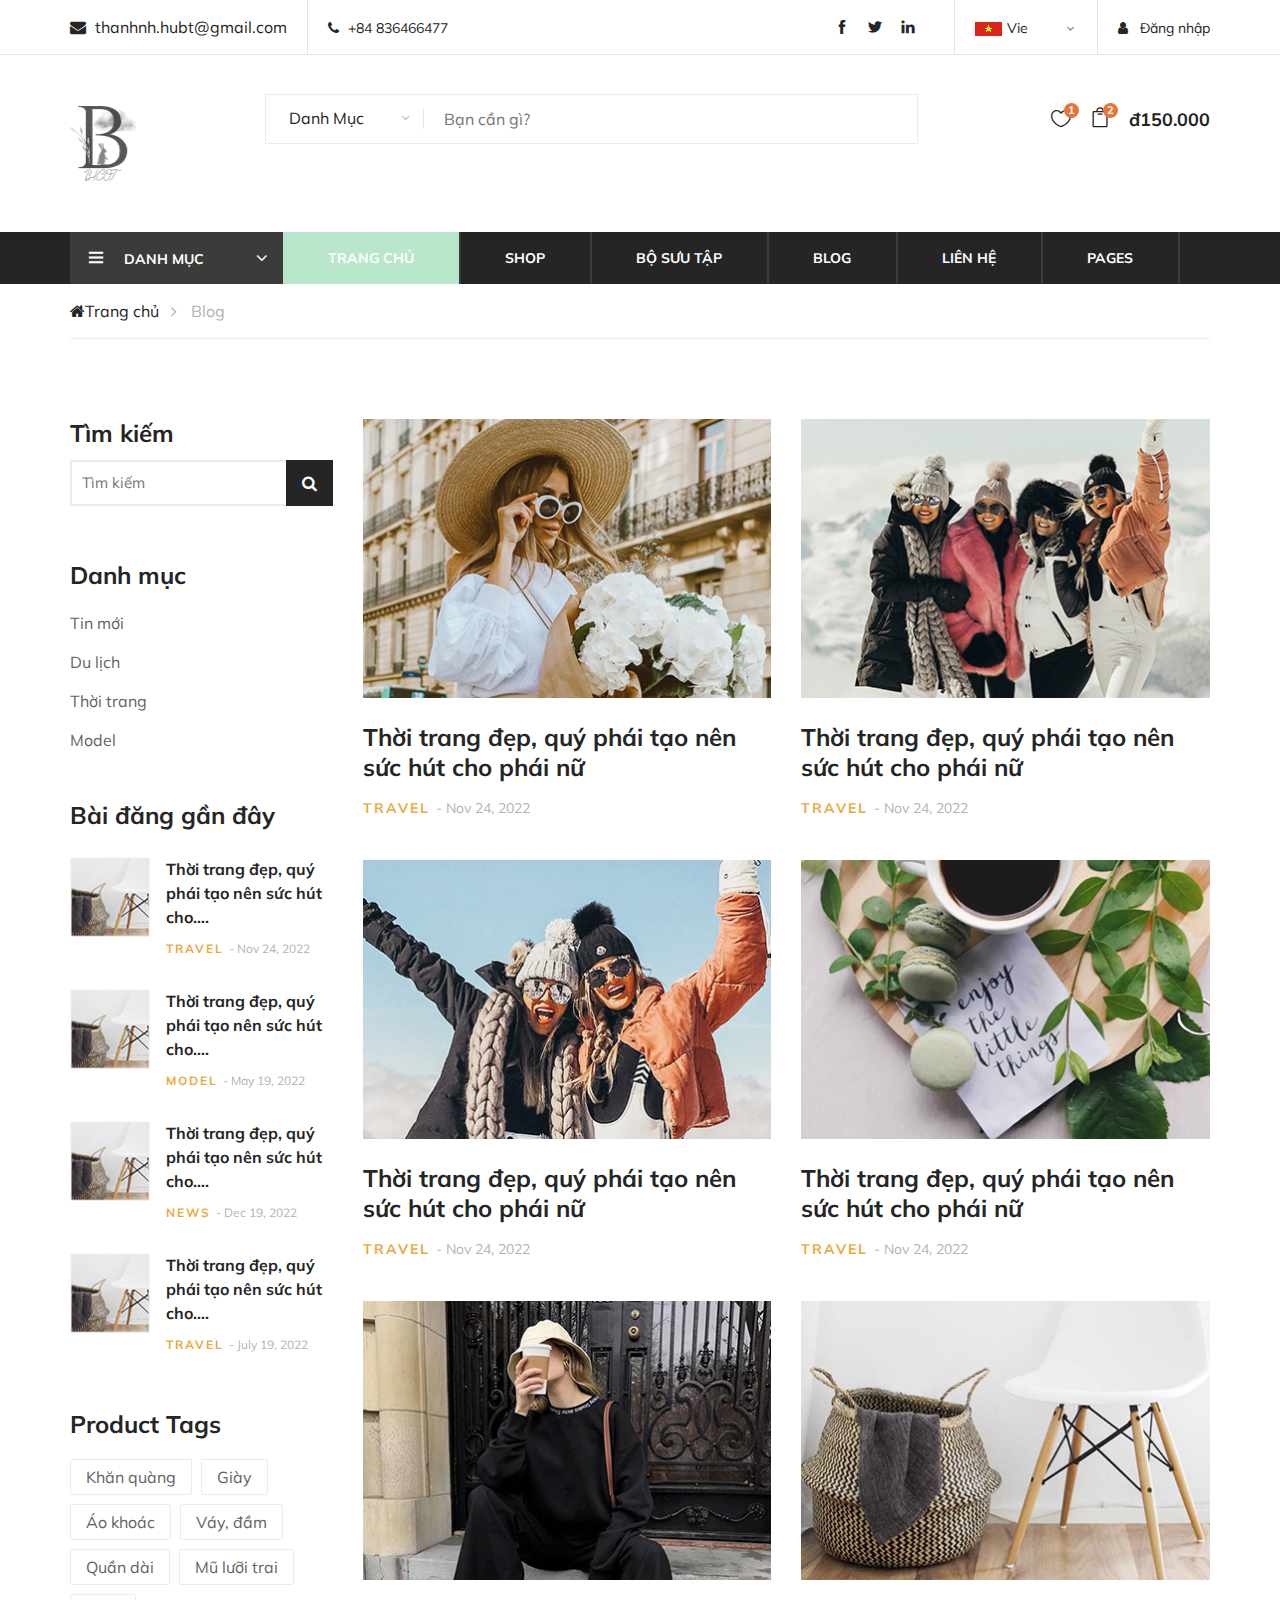
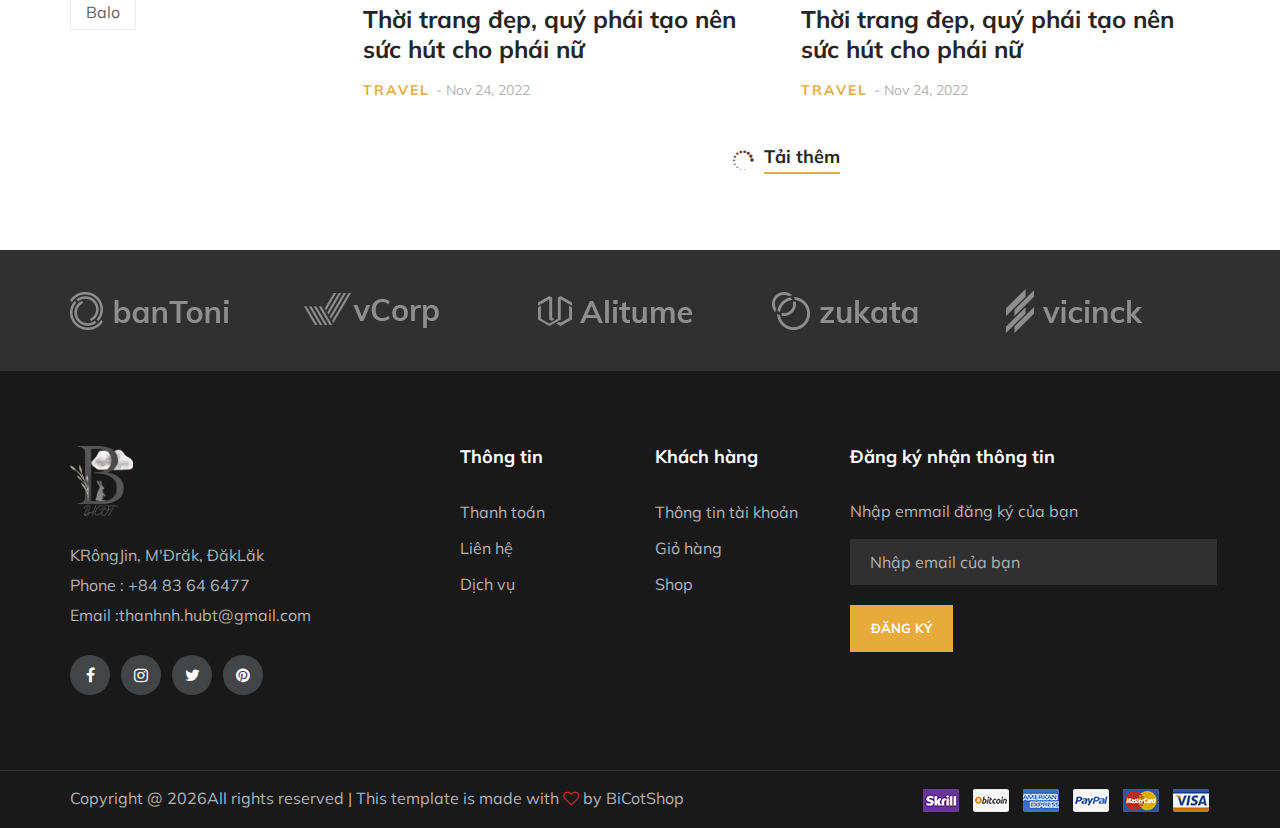
<file: blog.html>
<!DOCTYPE html>
<html lang="zxx">

    <head>
        <meta charset="UTF-8">
        <meta name="description" content="codelean Template">
        <meta name="keywords" content="codelean, unica, creative, html">
        <meta name="viewport" content="width=device-width, initial-scale=1.0">
        <meta http-equiv="X-UA-Compatible" content="ie=edge">
        <link rel="shortcut icon" type="image/png" href="./img/BICOT_free-file.png"/>
        <title>BiCotShop</title>

        <!-- Google Font -->
        <link href="https://fonts.googleapis.com/css?family=Muli:300,400,500,600,700,800,900&display=swap" rel="stylesheet">

        <!-- Css Styles -->
        <link rel="stylesheet" href="css/bootstrap.min.css" type="text/css">
        <link rel="stylesheet" href="css/font-awesome.min.css" type="text/css">
        <link rel="stylesheet" href="css/themify-icons.css" type="text/css">
        <link rel="stylesheet" href="css/elegant-icons.css" type="text/css">
        <link rel="stylesheet" href="css/owl.carousel.min.css" type="text/css">
        <link rel="stylesheet" href="css/nice-select.css" type="text/css">
        <link rel="stylesheet" href="css/jquery-ui.min.css" type="text/css">
        <link rel="stylesheet" href="css/slicknav.min.css" type="text/css">
        <link rel="stylesheet" href="css/style.css" type="text/css">
    </head>

    <body>

    <!-- Start coding here -->

    <!--Preloader Section Begin-->
    <div class="preloder">
        <div class="loader">
        </div>
    </div>
    <!--Preloader Section Begin-->

    <!--Header Section Begin-->
    <header class="header-section">

        <div class="header-top">
            <div class="container">
                <div class="ht-left">
                    <div class="mail-service">
                        <i class="fa fa-envelope"></i>
                        thanhnh.hubt@gmail.com
                    </div>
                    <div class="phone-service">
                        <i class="fa fa-phone"></i>
                        +84 836466477
                    </div>
                </div>
                <div class="ht-right">
                    <a href="login.html" class="login-panel"><i class="fa fa-user"></i> Đăng nhập</a>
                    <div class="lan-selector">
                        <select class="language_drop" name="countries" id="countries" style="width:300px;">
                            <option value='yu' data-image="img/Flag_of_Vietnam.png" data-title="Vie" data-imagecss="flag yu">Vie</option>
                            <option value='yt' data-image="img/flag-1.jpg" data-title="English" data-imagecss="flag yt">USA</option>
                        </select>
                    </div>
                    <div class="top-social">
                        <a href="#"><i class="ti-facebook"></i></a>
                        <a href="#"><i class="ti-twitter-alt"></i></a>
                        <a href="#"><i class="ti-linkedin"></i></a>
                        <a href="#"><i class="ti-printerest"></i></a>
                    </div>
                </div>
            </div>
        </div>

        <div class="container">
            <div class="inner-header">
                <div class="row">
                    <div class="col-lg-2 col-md-2">
                        <div class="logo">
                            <a href="index.html">
                                <img src="./img/BICOT_free-file.png" height="75" alt="">
                            </a>
                        </div>
                    </div>
                    <div class="col-lg-7 col-md-7">
                        <div class="advanced-search">
                            <button type="button" class="category-btn">Danh Mục</button>
                            <div class="input-group">
                                <input type="text" placeholder="Bạn cần gì?">
                            </div>
                        </div>
                    </div>
                    <div class="col-lg-3 col-md-3 text-right">
                        <ul class="nav-right">
                            <li class="heart-icon">
                                <a href="#">
                                    <i class="icon_heart_alt"></i>
                                    <span>1</span>
                                </a>
                            </li>
                            <li class="cart-icon">
                                <a href="#">
                                    <i class="icon_bag_alt"></i>
                                    <span>2</span>
                                </a>

                                <div class="cart-hover">
                                    <div class="select-items">
                                        <table>
                                            <tbody>
                                            <tr>
                                                <td class="si-pic"><img src="./img/select-product-1.jpg" alt=""></td>
                                                <td class="si-text">
                                                    <div class="product-selected">
                                                        <p>đ60.000 x 1</p>
                                                        <h6>Áo khoác jean hàn quốc</h6>
                                                    </div>
                                                </td>
                                                <td class="si-close">
                                                    <i class="ti-close"></i>
                                                </td>
                                            </tr>
                                            <tr>
                                                <td class="si-pic"><img src="./img/select-product-2.jpg" alt=""></td>
                                                <td class="si-text">
                                                    <div class="product-selected">
                                                        <p>đ60.000 x 1</p>
                                                        <h6>Áo khoác nữ phong cách hàn quốc</h6>
                                                    </div>
                                                </td>
                                                <td class="si-close">
                                                    <i class="ti-close"></i>
                                                </td>
                                            </tr>
                                            </tbody>
                                        </table>
                                    </div>
                                    <div class="select-total">
                                        <span>Tổng thanh toán:</span>
                                        <h5>đ120.000</h5>
                                    </div>
                                    <div class="select-button">
                                        <a href="shopping-cart.html" class="primary-btn view-card">ĐƠN HÀNG CỦA BẠN</a>
                                        <a href="check-out.html" class="primary-btn checkout-btn">THANH TOÁN</a>
                                    </div>
                                </div>
                            </li>
                            <li class="cart-price">đ150.000</li>
                        </ul>
                    </div>
                </div>
            </div>
        </div>
        <div class="nav-item">
            <div class="container">
                <div class="nav-depart">
                    <div class="depart-btn">
                        <i class="ti-menu"></i>
                        <span>Danh mục</span>
                        <ul  class="depart-hover">
                            <li class="active"><a href="#">Đồ Nữ</a></li>
                            <li><a href="#">Đồ Nam</a></li>
                            <li><a href="#">Đồ lót</a></li>
                            <li><a href="#">Đồ trẻ em</a></li>
                            <li><a href="#">Đồ hiệu</a></li>
                            <li><a href="#">Luxury Brand</a></li>
                            <li><a href="#">Brand Outdoor</a></li>
                            <li><a href="#"></a>Giày</li>
                        </ul>
                    </div>
                </div>
                <nav class="nav-menu mobile-menu">
                    <ul>
                        <li class="active"><a href="index.html">Trang chủ</a></li>
                        <li><a href="shop.html">Shop</a></li>
                        <li><a href="">Bộ sưu tập</a>
                            <ul class="dropdown">
                                <li><a href="">Nam</a></li>
                                <li><a href="">Nữ</a></li>
                                <li><a href="">Trẻ em</a></li>
                            </ul>
                        </li>
                        <li><a href="blog.html">Blog</a></li>
                        <li><a href="contact.html">Liên hệ</a></li>
                        <li><a href="#">Pages</a>
                            <ul class="dropdown">
                                <li><a href="blog-details.html">Blog Details</a></li>
                                <li><a href="shopping-cart.html">Giỏ hàng</a></li>
                                <li><a href="check-out.html">Thanh toán</a></li>
                                <li><a href="faq.html">Câu hỏi thường gặp</a></li>
                                <li><a href="register.html">Đăng ký</a></li>
                                <li><a href="login.html">Đăng nhập</a></li>
                            </ul>
                        </li>
                    </ul>
                </nav>
                <div id="mobile-menu-wrap"></div>
            </div>
        </div>

    </header>
    <!--Header Section End-->

    <!--    Breadcrumb Section Begin-->
    <div class="breadcrumb-section">
        <div class="container">
            <div class="row">
                <div class="col-lg-12">
                    <div class="breadcrumb-text">
                        <a href="index.html"><i class="fa fa-home"></i>Trang chủ</a>
                        <span>Blog</span>
                    </div>
                </div>

            </div>
        </div>
    </div>
    <!--    Breadcrumb Section End-->

    <!--  Blog Section Begin  -->
    <section class="blog-section spad">
        <div class="container">
            <div class="row">
                <div class="col-lg-3 col-md-6 col-sm-8 order-2 order-lg-1">
                    <div class="blog-sidebar">
                        <div class="search-form">
                            <h4>Tìm kiếm</h4>
                            <form action="#">
                                <input type="text" placeholder="Tìm kiếm">
                                <button type="submit"><i class="fa fa-search"></i></button>
                            </form>
                        </div>
                        <div class="blog-catagory">
                            <h4>Danh mục</h4>
                            <ul>
                                <li><a href="">Tin mới</a></li>
                                <li><a href="">Du lịch</a></li>
                                <li><a href="">Thời trang</a></li>
                                <li><a href="">Model</a></li>
                            </ul>
                        </div>
                        <div class="recent-post">
                            <h4>Bài đăng gần đây</h4>
                            <div class="recent-blog">
                                <a href="#" class="rb-item">
                                    <div class="rb-pic">
                                        <img src="img/blog/recent-1.jpg" alt="">
                                    </div>
                                    <div class="rb-text">
                                        <h6>Thời trang đẹp, quý phái tạo nên sức hút cho....</h6>
                                        <p>Travel <span>- Nov 24, 2022</span></p>
                                    </div>
                                </a>
                                <a href="#" class="rb-item">
                                    <div class="rb-pic">
                                        <img src="img/blog/recent-1.jpg" alt="">
                                    </div>
                                    <div class="rb-text">
                                        <h6>Thời trang đẹp, quý phái tạo nên sức hút cho....</h6>
                                        <p>Model <span>- May 19, 2022</span></p>
                                    </div>
                                </a>
                                <a href="#" class="rb-item">
                                    <div class="rb-pic">
                                        <img src="img/blog/recent-1.jpg" alt="">
                                    </div>
                                    <div class="rb-text">
                                        <h6>Thời trang đẹp, quý phái tạo nên sức hút cho....</h6>
                                        <p>News <span>- Dec 19, 2022</span></p>
                                    </div>
                                </a>
                                <a href="#" class="rb-item">
                                    <div class="rb-pic">
                                        <img src="img/blog/recent-1.jpg" alt="">
                                    </div>
                                    <div class="rb-text">
                                        <h6>Thời trang đẹp, quý phái tạo nên sức hút cho....</h6>
                                        <p>Travel <span>- July 19, 2022</span></p>
                                    </div>
                                </a>
                            </div>
                        </div>
                        <div class="blog-tags">
                            <h4>Product Tags</h4>
                            <div class="tag-item">
                                <a href="#">Khăn quàng</a>
                                <a href="#">Giày</a>
                                <a href="#">Áo khoác</a>
                                <a href="#">Váy, đầm</a>
                                <a href="#">Quần dài</a>
                                <a href="#">Mũ lưỡi trai</a>
                                <a href="#">Balo</a>
                            </div>
                        </div>
                    </div>
                </div>
                <div class="col-lg-9 order-1 order-lg-2">
                    <div class="row">
                        <div class="col-lg-6 col-sm-6">
                            <div class="blog-item">
                                <div class="bi-pic">
                                    <img src="img/blog/blog-1.jpg" alt="">
                                </div>
                                <div class="bi-text">
                                    <a href="blog-details.html">
                                        <h4>Thời trang đẹp, quý phái tạo nên sức hút cho phái nữ</h4>
                                    </a>
                                    <p>travel <span>- Nov 24, 2022</span></p>
                                </div>
                            </div>
                        </div>
                        <div class="col-lg-6 col-sm-6">
                            <div class="blog-item">
                                <div class="bi-pic">
                                    <img src="img/blog/blog-2.jpg" alt="">
                                </div>
                                <div class="bi-text">
                                    <a href="blog-details.html">
                                        <h4>Thời trang đẹp, quý phái tạo nên sức hút cho phái nữ</h4>
                                    </a>
                                    <p>travel <span>- Nov 24, 2022</span></p>
                                </div>
                            </div>
                        </div>
                        <div class="col-lg-6 col-sm-6">
                            <div class="blog-item">
                                <div class="bi-pic">
                                    <img src="img/blog/blog-3.jpg" alt="">
                                </div>
                                <div class="bi-text">
                                    <a href="blog-details.html">
                                        <h4>Thời trang đẹp, quý phái tạo nên sức hút cho phái nữ</h4>
                                    </a>
                                    <p>travel <span>- Nov 24, 2022</span></p>
                                </div>
                            </div>
                        </div>
                        <div class="col-lg-6 col-sm-6">
                            <div class="blog-item">
                                <div class="bi-pic">
                                    <img src="img/blog/blog-4.jpg" alt="">
                                </div>
                                <div class="bi-text">
                                    <a href="blog-details.html">
                                        <h4>Thời trang đẹp, quý phái tạo nên sức hút cho phái nữ</h4>
                                    </a>
                                    <p>travel <span>- Nov 24, 2022</span></p>
                                </div>
                            </div>
                        </div>
                        <div class="col-lg-6 col-sm-6">
                            <div class="blog-item">
                                <div class="bi-pic">
                                    <img src="img/blog/blog-5.jpg" alt="">
                                </div>
                                <div class="bi-text">
                                    <a href="blog-details.html">
                                        <h4>Thời trang đẹp, quý phái tạo nên sức hút cho phái nữ</h4>
                                    </a>
                                    <p>travel <span>- Nov 24, 2022</span></p>
                                </div>
                            </div>
                        </div>
                        <div class="col-lg-6 col-sm-6">
                            <div class="blog-item">
                                <div class="bi-pic">
                                    <img src="img/blog/blog-6.jpg" alt="">
                                </div>
                                <div class="bi-text">
                                    <a href="blog-details.html">
                                        <h4>Thời trang đẹp, quý phái tạo nên sức hút cho phái nữ</h4>
                                    </a>
                                    <p>travel <span>- Nov 24, 2022</span></p>
                                </div>
                            </div>
                        </div>
                        <div class="col-lg-12">
                            <div class="loading-more">
                                <i class="icon_loading"></i>
                                <a href="#">Tải thêm</a>
                            </div>
                        </div>
                    </div>
                </div>
            </div>
        </div>
    </section>
    <!--  Blog Section End  -->


<!--  Partner Logo Section Begin  -->
<div class="partner-logo">
    <div class="container">
        <div class="logo-carousel owl-carousel">
            <div class="logo-item">
                <div class="tablecell-inner">
                    <img src="img/logo-carousel/logo-1.png" alt="">
                </div>
            </div>
            <div class="logo-item">
                <div class="tablecell-inner">
                    <img src="img/logo-carousel/logo-2.png" alt="">
                </div>
            </div>
            <div class="logo-item">
                <div class="tablecell-inner">
                    <img src="img/logo-carousel/logo-3.png" alt="">
                </div>
            </div>
            <div class="logo-item">
                <div class="tablecell-inner">
                    <img src="img/logo-carousel/logo-4.png" alt="">
                </div>
            </div>
            <div class="logo-item">
                <div class="tablecell-inner">
                    <img src="img/logo-carousel/logo-5.png" alt="">
                </div>
            </div>
        </div>
    </div>
</div>
<!--  Partner Logo Section End  -->

<!--  Footer Section Begin  -->
<footer class="footer-section">

    <div class="container">
        <div class="row">
            <div class="col-lg-3">
                <div class="footer-left">
                    <div class="footer-logo">
                        <a href="index.html">
                            <img src="./img/BICOT_free-file.png" height="70" alt="">
                        </a>
                    </div>
                    <ul>
                        <li>KRôngJin, M'Đrăk, ĐăkLăk </li>
                        <li>Phone : +84 83 64 6477</li>
                        <li>Email :thanhnh.hubt@gmail.com</li>
                    </ul>
                    <div class="footer-social">
                        <a href="#"><i class="fa fa-facebook"></i></a>
                        <a href="#"><i class="fa fa-instagram"></i></a>
                        <a href="#"><i class="fa fa-twitter"></i></a>
                        <a href="#"><i class="fa fa-pinterest"></i></a>
                    </div>
                </div>
            </div>
            <div class="col-lg-2 offset-lg-1">
                <div class="footer-widget">
                    <h5>Thông tin</h5>
                    <ul>
                        <li><a href=""></a></li>
                        <li><a href="">Thanh toán</a></li>
                        <li><a href="">Liên hệ</a></li>
                        <li><a href="">Dịch vụ</a></li>
                    </ul>
                </div>
            </div>
            <div class="col-lg-2">
                <div class="footer-widget">
                    <h5>Khách hàng</h5>
                    <ul>
                        <li><a href="">Thông tin tài khoản</a></li>
                        <li><a href="">Giỏ hàng</a></li>
                        <li><a href="">Shop</a></li>
                    </ul>
                </div>
            </div>
            <div class="col-lg-4">
                <div class="newslatter-item">
                    <h5>Đăng ký nhận thông tin</h5>
                    <p>Nhập emmail đăng ký của bạn</p>
                    <form action="#" class="subscribe-form">
                        <input type="text" placeholder="Nhập email của bạn" name="" id="">
                        <button type="button">Đăng ký</button>
                    </form>
                </div>
            </div>
        </div>
    </div>
    <div class="copyright-reserved">
        <div class="container">
            <div class="row">
                <div class="col-lg-12">
                    <div class="copyright-text">
                        Copyright @ <script>document.write(new Date().getFullYear());</script>All rights reserved | This template is made with <i class="fa fa-heart-o" aria-hidden="true"></i> by
                        <a href="#">BiCotShop</a>
                    </div>
                    <div class="payment-pic">
                        <img src="/img/payment-method.png" alt="">
                    </div>
                </div>
            </div>
        </div>
    </div>
</footer>
<!--  Footer Section End  -->

    <!-- Js Plugins -->
    <script src="js/jquery-3.3.1.min.js"></script>
    <script src="js/bootstrap.min.js"></script>
    <script src="js/jquery-ui.min.js"></script>
    <script src="js/jquery.countdown.min.js"></script>
    <script src="js/jquery.nice-select.min.js"></script>
    <script src="js/jquery.zoom.min.js"></script>
    <script src="js/jquery.dd.min.js"></script>
    <script src="js/jquery.slicknav.js"></script>
    <script src="js/owl.carousel.min.js"></script>
    <script src="js/main.js"></script>
</body>

</html>
</file>
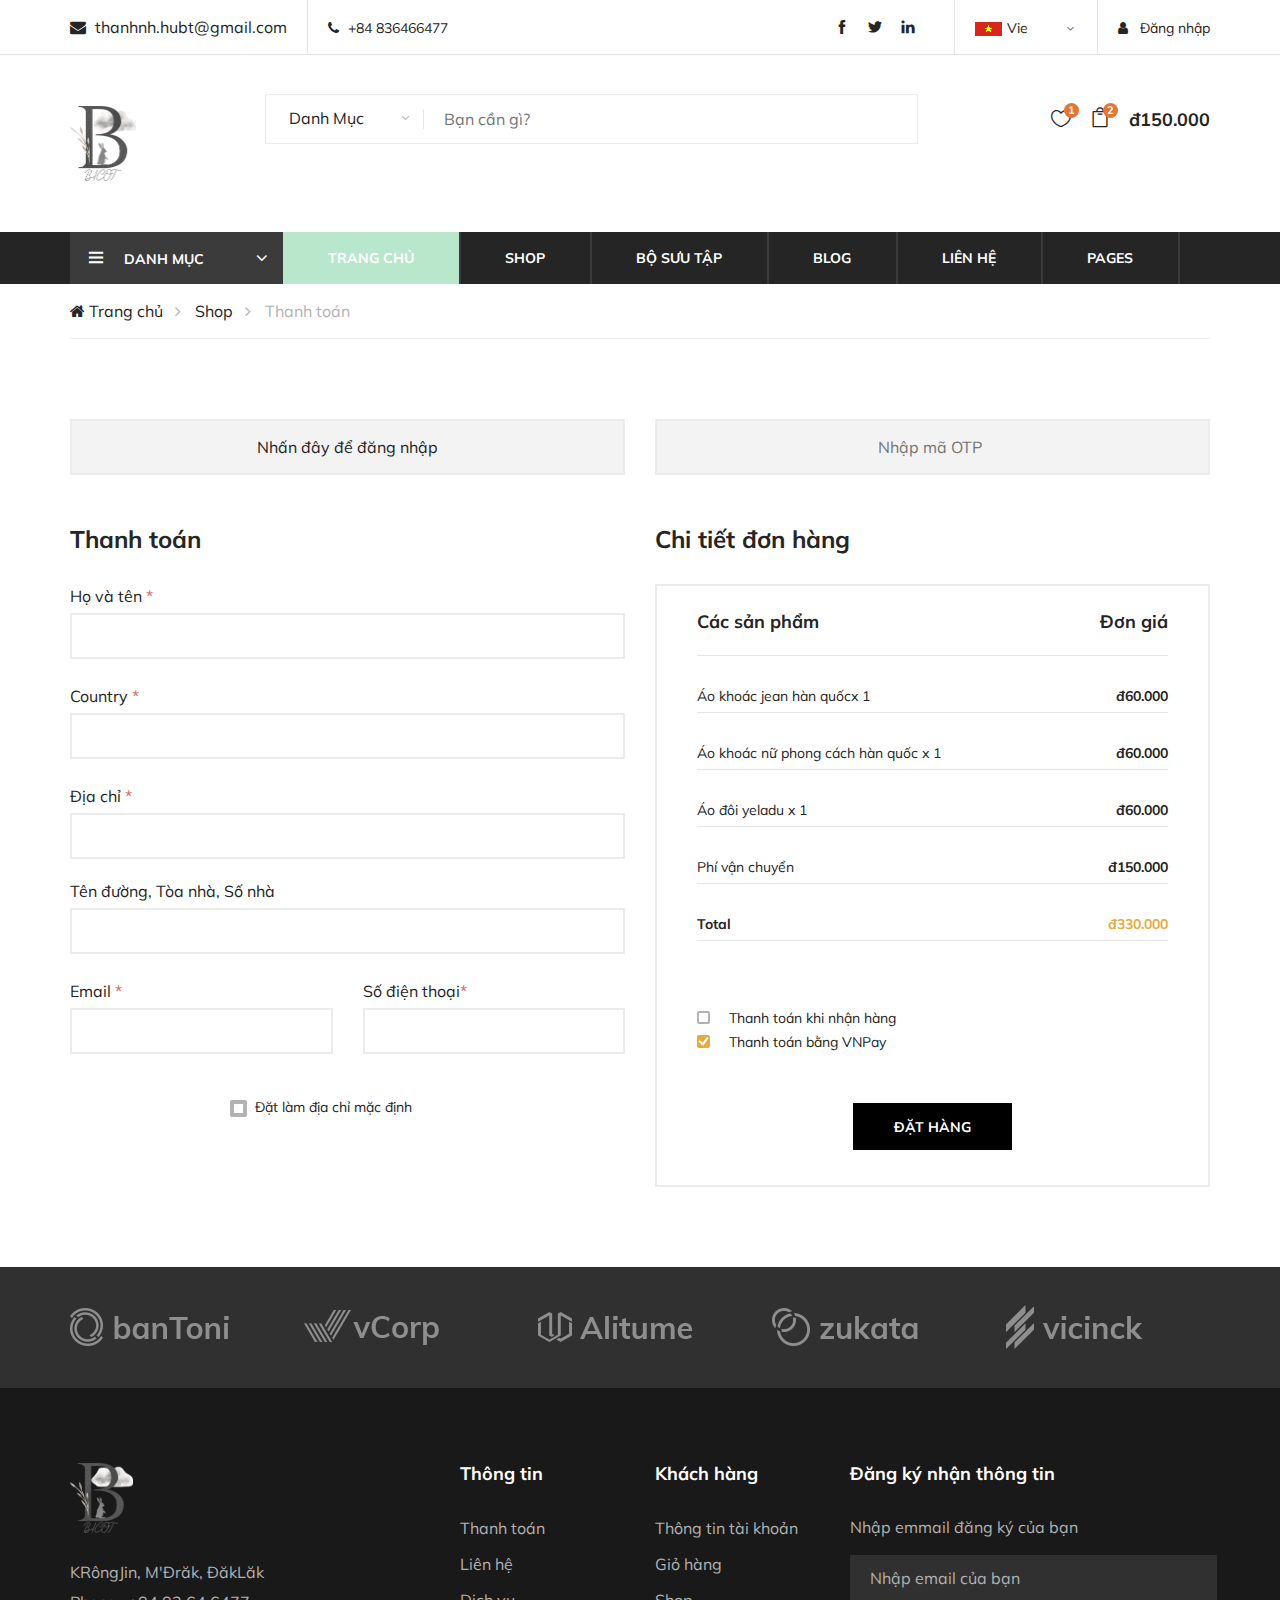
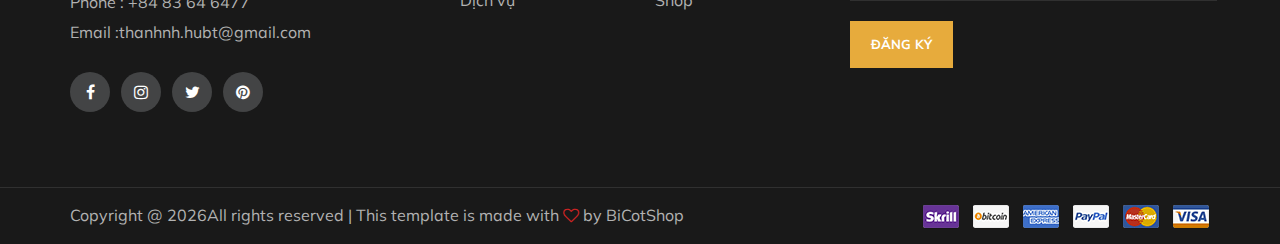
<file: check-out.html>
<!DOCTYPE html>
<html lang="zxx">

    <head>
        <meta charset="UTF-8">
        <meta name="description" content="codelean Template">
        <meta name="keywords" content="codelean, unica, creative, html">
        <meta name="viewport" content="width=device-width, initial-scale=1.0">
        <meta http-equiv="X-UA-Compatible" content="ie=edge">
        <link rel="shortcut icon" type="image/png" href="./img/BICOT_free-file.png"/>
        <title>BiCotShop</title>

        <!-- Google Font -->
        <link href="https://fonts.googleapis.com/css?family=Muli:300,400,500,600,700,800,900&display=swap" rel="stylesheet">

        <!-- Css Styles -->
        <link rel="stylesheet" href="css/bootstrap.min.css" type="text/css">
        <link rel="stylesheet" href="css/font-awesome.min.css" type="text/css">
        <link rel="stylesheet" href="css/themify-icons.css" type="text/css">
        <link rel="stylesheet" href="css/elegant-icons.css" type="text/css">
        <link rel="stylesheet" href="css/owl.carousel.min.css" type="text/css">
        <link rel="stylesheet" href="css/nice-select.css" type="text/css">
        <link rel="stylesheet" href="css/jquery-ui.min.css" type="text/css">
        <link rel="stylesheet" href="css/slicknav.min.css" type="text/css">
        <link rel="stylesheet" href="css/style.css" type="text/css">
    </head>

    <body>

    <!-- Start coding here -->

    <!--Preloader Section Begin-->
    <div class="preloder">
        <div class="loader">
        </div>
    </div>
    <!--Preloader Section Begin-->

    <!--Header Section Begin-->
    <header class="header-section">

        <div class="header-top">
            <div class="container">
                <div class="ht-left">
                    <div class="mail-service">
                        <i class="fa fa-envelope"></i>
                        thanhnh.hubt@gmail.com
                    </div>
                    <div class="phone-service">
                        <i class="fa fa-phone"></i>
                        +84 836466477
                    </div>
                </div>
                <div class="ht-right">
                    <a href="login.html" class="login-panel"><i class="fa fa-user"></i> Đăng nhập</a>
                    <div class="lan-selector">
                        <select class="language_drop" name="countries" id="countries" style="width:300px;">
                            <option value='yu' data-image="img/Flag_of_Vietnam.png" data-title="Vie" data-imagecss="flag yu">Vie</option>
                            <option value='yt' data-image="img/flag-1.jpg" data-title="English" data-imagecss="flag yt">USA</option>
                        </select>
                    </div>
                    <div class="top-social">
                        <a href="#"><i class="ti-facebook"></i></a>
                        <a href="#"><i class="ti-twitter-alt"></i></a>
                        <a href="#"><i class="ti-linkedin"></i></a>
                        <a href="#"><i class="ti-printerest"></i></a>
                    </div>
                </div>
            </div>
        </div>

        <div class="container">
            <div class="inner-header">
                <div class="row">
                    <div class="col-lg-2 col-md-2">
                        <div class="logo">
                            <a href="index.html">
                                <img src="./img/BICOT_free-file.png" height="75" alt="">
                            </a>
                        </div>
                    </div>
                    <div class="col-lg-7 col-md-7">
                        <div class="advanced-search">
                            <button type="button" class="category-btn">Danh Mục</button>
                            <div class="input-group">
                                <input type="text" placeholder="Bạn cần gì?">
                            </div>
                        </div>
                    </div>
                    <div class="col-lg-3 col-md-3 text-right">
                        <ul class="nav-right">
                            <li class="heart-icon">
                                <a href="#">
                                    <i class="icon_heart_alt"></i>
                                    <span>1</span>
                                </a>
                            </li>
                            <li class="cart-icon">
                                <a href="#">
                                    <i class="icon_bag_alt"></i>
                                    <span>2</span>
                                </a>

                                <div class="cart-hover">
                                    <div class="select-items">
                                        <table>
                                            <tbody>
                                            <tr>
                                                <td class="si-pic"><img src="./img/select-product-1.jpg" alt=""></td>
                                                <td class="si-text">
                                                    <div class="product-selected">
                                                        <p>đ60.000 x 1</p>
                                                        <h6>Áo khoác jean hàn quốc</h6>
                                                    </div>
                                                </td>
                                                <td class="si-close">
                                                    <i class="ti-close"></i>
                                                </td>
                                            </tr>
                                            <tr>
                                                <td class="si-pic"><img src="./img/select-product-2.jpg" alt=""></td>
                                                <td class="si-text">
                                                    <div class="product-selected">
                                                        <p>đ60.000 x 1</p>
                                                        <h6>Áo khoác nữ phong cách hàn quốc</h6>
                                                    </div>
                                                </td>
                                                <td class="si-close">
                                                    <i class="ti-close"></i>
                                                </td>
                                            </tr>
                                            </tbody>
                                        </table>
                                    </div>
                                    <div class="select-total">
                                        <span>Tổng thanh toán:</span>
                                        <h5>đ120.000</h5>
                                    </div>
                                    <div class="select-button">
                                        <a href="shopping-cart.html" class="primary-btn view-card">ĐƠN HÀNG CỦA BẠN</a>
                                        <a href="check-out.html" class="primary-btn checkout-btn">THANH TOÁN</a>
                                    </div>
                                </div>
                            </li>
                            <li class="cart-price">đ150.000</li>
                        </ul>
                    </div>
                </div>
            </div>
        </div>
        <div class="nav-item">
            <div class="container">
                <div class="nav-depart">
                    <div class="depart-btn">
                        <i class="ti-menu"></i>
                        <span>Danh mục</span>
                        <ul  class="depart-hover">
                            <li class="active"><a href="#">Đồ Nữ</a></li>
                            <li><a href="#">Đồ Nam</a></li>
                            <li><a href="#">Đồ lót</a></li>
                            <li><a href="#">Đồ trẻ em</a></li>
                            <li><a href="#">Đồ hiệu</a></li>
                            <li><a href="#">Luxury Brand</a></li>
                            <li><a href="#">Brand Outdoor</a></li>
                            <li><a href="#"></a>Giày</li>
                        </ul>
                    </div>
                </div>
                <nav class="nav-menu mobile-menu">
                    <ul>
                        <li class="active"><a href="index.html">Trang chủ</a></li>
                        <li><a href="shop.html">Shop</a></li>
                        <li><a href="">Bộ sưu tập</a>
                            <ul class="dropdown">
                                <li><a href="">Nam</a></li>
                                <li><a href="">Nữ</a></li>
                                <li><a href="">Trẻ em</a></li>
                            </ul>
                        </li>
                        <li><a href="blog.html">Blog</a></li>
                        <li><a href="contact.html">Liên hệ</a></li>
                        <li><a href="#">Pages</a>
                            <ul class="dropdown">
                                <li><a href="blog-details.html">Blog Details</a></li>
                                <li><a href="shopping-cart.html">Giỏ hàng</a></li>
                                <li><a href="check-out.html">Thanh toán</a></li>
                                <li><a href="faq.html">Câu hỏi thường gặp</a></li>
                                <li><a href="register.html">Đăng ký</a></li>
                                <li><a href="login.html">Đăng nhập</a></li>
                            </ul>
                        </li>
                    </ul>
                </nav>
                <div id="mobile-menu-wrap"></div>
            </div>
        </div>

    </header>
    <!--Header Section End-->

    <!--Breadcrumb Section Begin-->
    <div class="breadcrumb-section">
        <div class="container">
            <div class="row">
                <div class="col-lg-12">
                    <div class="breadcrumb-text">
                        <a href="./home.html"><i class="fa fa-home"></i> Trang chủ</a>
                        <a href="./shop.html">Shop</a>
                        <span>Thanh toán</span>
                    </div>
                </div>

            </div>
        </div>
    </div>
    <!--Breadcrumb Section End-->

    <!--Shopping Cart Section Begin-->
    <div class="checkout-section spad">
        <div class="container">
            <form action="#" class="checkout-form">
                <div class="row">
                    <div class="col-lg-6">
                        <div class="checkout-content">
                            <a href="login.html" class="content-btn">Nhấn đây để đăng nhập</a>
                        </div>
                        <h4>Thanh toán</h4>
                        <div class="row">
                            <div class="col-lg-12">
                                <label for="name">Họ và tên <span>*</span></label>
                                <input type="text" id="name">
                            </div>
                            <!-- <div class="col-lg-12">
                                <label for="cun-name">Company Name</label>
                                <input type="text" id="cun-name">
                            </div> -->
                            <div class="col-lg-12">
                                <label for="cun">Country <span>*</span></label>
                                <input type="text" id="cun">
                            </div>
                            <div class="col-lg-12">
                                <label for="street">Địa chỉ <span>*</span></label>
                                <input type="text" id="street" class="street-first">
                            </div>
                            <div class="col-lg-12">
                                <label for="zip">Tên đường, Tòa nhà, Số nhà</label>
                                <input type="text" id="zip">
                            </div>
                            <!-- <div class="col-lg-12">
                                <label for="town">Town / City <span>*</span></label>
                                <input type="text" id="town">
                            </div> -->
                            <div class="col-lg-6">
                                <label for="email">Email <span>*</span></label>
                                <input type="text" id="email">
                            </div>
                            <div class="col-lg-6">
                                <label for="phone">Số điện thoại<span>*</span></label>
                                <input type="text" id="phone">
                            </div>
                            <div class="col-lg-12">
                                <div class="create-item">
                                    <label>
                                        Đặt làm địa chỉ mặc định
                                        <input type="checkbox" id="acc-create">
                                        <span class="checkmark"></span>
                                    </label>
                                </div>
                            </div>
                        </div>
                    </div>
                    <div class="col-lg-6">
                        <div class="checkout-content">
                            <input type="text" placeholder="Nhập mã OTP">
                        </div>
                        <div class="place-order">
                            <h4>Chi tiết đơn hàng</h4>
                            <div class="order-total">
                                <ul class="order-table">
                                    <li>Các sản phẩm <span>Đơn giá</span></li>
                                    <li class="fw-normal">Áo khoác jean hàn quốcx 1 <span>đ60.000</span></li>
                                    <li class="fw-normal">Áo khoác nữ phong cách hàn quốc x 1 <span>đ60.000</span></li>
                                    <li class="fw-normal">Áo đôi yeladu x 1 <span>đ60.000</span></li>
                                    <li class="fw-normal">Phí vận chuyển <span>đ150.000</span></li>
                                    <li class="total-price">Total <span>đ330.000</span></li>
                                </ul>
                                <div class="payment-check">
                                    <div class="pc-item">
                                        <label for="pc-check">
                                            Thanh toán khi nhận hàng
                                            <input type="checkbox" id="pc-check">
                                            <span class="checkmark"></span>
                                        </label>
                                    </div>
                                    <div class="pc-item">
                                        <label for="pc-paypal">
                                            Thanh toán bằng VNPay
                                            <input type="checkbox" id="pc-paypal" checked>
                                            <span class="checkmark"></span>
                                        </label>
                                    </div>
                                </div>
                                <div class="order-btn">
                                    <button type="submit" class="site-btn place-btn">Đặt hàng</button>
                                </div>
                            </div>
                        </div>
                    </div>
                </div>
            </form>
        </div>
    </div>
    <!--Shopping Cart Section Begin-->

    <!--  Partner Logo Section Begin  -->
    <div class="partner-logo">
        <div class="container">
            <div class="logo-carousel owl-carousel">
                <div class="logo-item">
                    <div class="tablecell-inner">
                        <img src="img/logo-carousel/logo-1.png" alt="">
                    </div>
                </div>
                <div class="logo-item">
                    <div class="tablecell-inner">
                        <img src="img/logo-carousel/logo-2.png" alt="">
                    </div>
                </div>
                <div class="logo-item">
                    <div class="tablecell-inner">
                        <img src="img/logo-carousel/logo-3.png" alt="">
                    </div>
                </div>
                <div class="logo-item">
                    <div class="tablecell-inner">
                        <img src="img/logo-carousel/logo-4.png" alt="">
                    </div>
                </div>
                <div class="logo-item">
                    <div class="tablecell-inner">
                        <img src="img/logo-carousel/logo-5.png" alt="">
                    </div>
                </div>
            </div>
        </div>
    </div>
    <!--  Partner Logo Section End  -->

    <!--  Footer Section Begin  -->
    <footer class="footer-section">

        <div class="container">
            <div class="row">
                <div class="col-lg-3">
                    <div class="footer-left">
                        <div class="footer-logo">
                            <a href="index.html">
                                <img src="./img/BICOT_free-file.png" height="70" alt="">
                            </a>
                        </div>
                        <ul>
                            <li>KRôngJin, M'Đrăk, ĐăkLăk </li>
                            <li>Phone : +84 83 64 6477</li>
                            <li>Email :thanhnh.hubt@gmail.com</li>
                        </ul>
                        <div class="footer-social">
                            <a href="#"><i class="fa fa-facebook"></i></a>
                            <a href="#"><i class="fa fa-instagram"></i></a>
                            <a href="#"><i class="fa fa-twitter"></i></a>
                            <a href="#"><i class="fa fa-pinterest"></i></a>
                        </div>
                    </div>
                </div>
                <div class="col-lg-2 offset-lg-1">
                    <div class="footer-widget">
                        <h5>Thông tin</h5>
                        <ul>
                            <li><a href=""></a></li>
                            <li><a href="">Thanh toán</a></li>
                            <li><a href="">Liên hệ</a></li>
                            <li><a href="">Dịch vụ</a></li>
                        </ul>
                    </div>
                </div>
                <div class="col-lg-2">
                    <div class="footer-widget">
                        <h5>Khách hàng</h5>
                        <ul>
                            <li><a href="">Thông tin tài khoản</a></li>
                            <li><a href="">Giỏ hàng</a></li>
                            <li><a href="">Shop</a></li>
                        </ul>
                    </div>
                </div>
                <div class="col-lg-4">
                    <div class="newslatter-item">
                        <h5>Đăng ký nhận thông tin</h5>
                        <p>Nhập emmail đăng ký của bạn</p>
                        <form action="#" class="subscribe-form">
                            <input type="text" placeholder="Nhập email của bạn" name="" id="">
                            <button type="button">Đăng ký</button>
                        </form>
                    </div>
                </div>
            </div>
        </div>
        <div class="copyright-reserved">
            <div class="container">
                <div class="row">
                    <div class="col-lg-12">
                        <div class="copyright-text">
                            Copyright @ <script>document.write(new Date().getFullYear());</script>All rights reserved | This template is made with <i class="fa fa-heart-o" aria-hidden="true"></i> by
                            <a href="#">BiCotShop</a>
                        </div>
                        <div class="payment-pic">
                            <img src="/img/payment-method.png" alt="">
                        </div>
                    </div>
                </div>
            </div>
        </div>
    </footer>
    <!--  Footer Section End  -->

    <!-- Js Plugins -->
    <script src="js/jquery-3.3.1.min.js"></script>
    <script src="js/bootstrap.min.js"></script>
    <script src="js/jquery-ui.min.js"></script>
    <script src="js/jquery.countdown.min.js"></script>
    <script src="js/jquery.nice-select.min.js"></script>
    <script src="js/jquery.zoom.min.js"></script>
    <script src="js/jquery.dd.min.js"></script>
    <script src="js/jquery.slicknav.js"></script>
    <script src="js/owl.carousel.min.js"></script>
    <script src="js/main.js"></script>
</body>

</html>
</file>
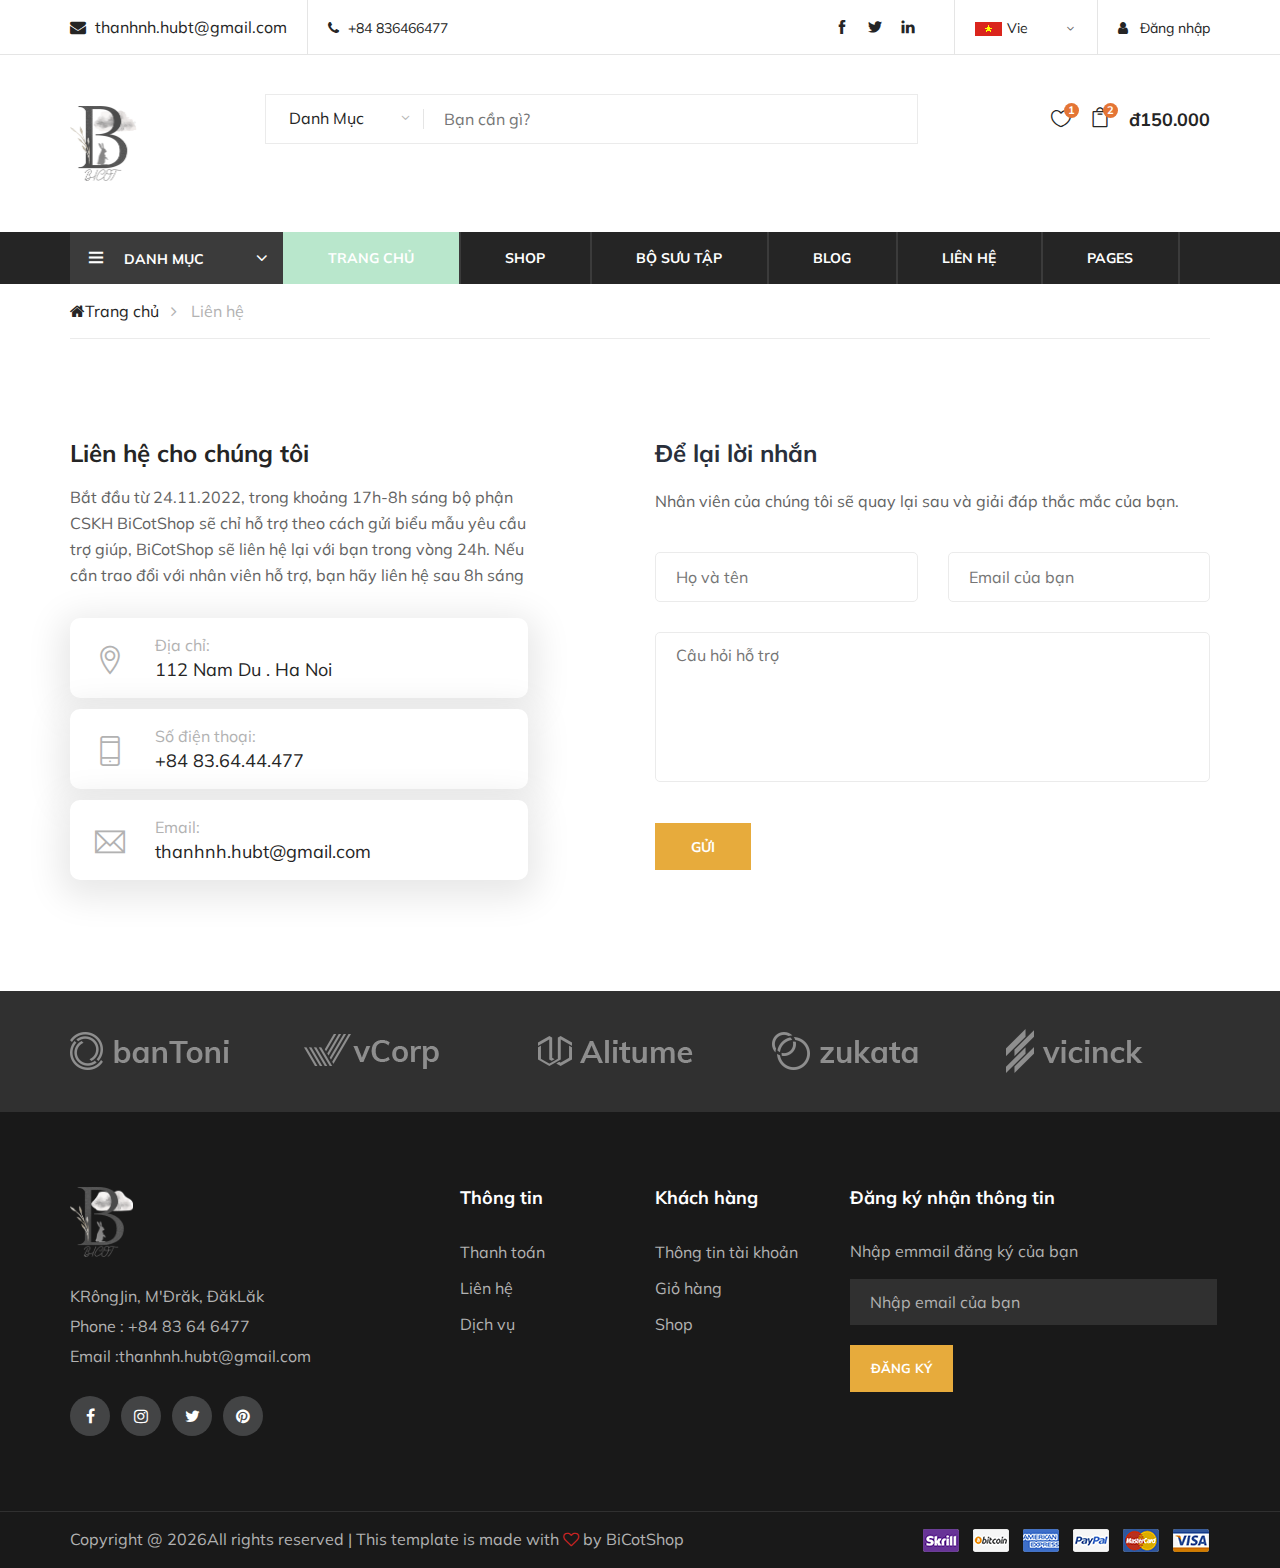
<file: contact.html>
<!DOCTYPE html>
<html lang="zxx">

<head>
    <meta charset="UTF-8">
    <meta name="description" content="codelean Template">
    <meta name="keywords" content="codelean, unica, creative, html">
    <meta name="viewport" content="width=device-width, initial-scale=1.0">
    <meta http-equiv="X-UA-Compatible" content="ie=edge">
    <link rel="shortcut icon" type="image/png" href="./img/BICOT_free-file.png"/>
    <title>BiCotShop</title>

    <!-- Google Font -->
    <link href="https://fonts.googleapis.com/css?family=Muli:300,400,500,600,700,800,900&display=swap" rel="stylesheet">

    <!-- Css Styles -->
    <link rel="stylesheet" href="css/bootstrap.min.css" type="text/css">
    <link rel="stylesheet" href="css/font-awesome.min.css" type="text/css">
    <link rel="stylesheet" href="css/themify-icons.css" type="text/css">
    <link rel="stylesheet" href="css/elegant-icons.css" type="text/css">
    <link rel="stylesheet" href="css/owl.carousel.min.css" type="text/css">
    <link rel="stylesheet" href="css/nice-select.css" type="text/css">
    <link rel="stylesheet" href="css/jquery-ui.min.css" type="text/css">
    <link rel="stylesheet" href="css/slicknav.min.css" type="text/css">
    <link rel="stylesheet" href="css/style.css" type="text/css">
</head>

<body>

<!-- Start coding here -->

<!--Preloader Section Begin-->
<div class="preloder">
    <div class="loader">
    </div>
</div>
<!--Preloader Section Begin-->

<!--Header Section Begin-->
<header class="header-section">

    <div class="header-top">
        <div class="container">
            <div class="ht-left">
                <div class="mail-service">
                    <i class="fa fa-envelope"></i>
                    thanhnh.hubt@gmail.com
                </div>
                <div class="phone-service">
                    <i class="fa fa-phone"></i>
                    +84 836466477
                </div>
            </div>
            <div class="ht-right">
                <a href="login.html" class="login-panel"><i class="fa fa-user"></i> Đăng nhập</a>
                <div class="lan-selector">
                    <select class="language_drop" name="countries" id="countries" style="width:300px;">
                        <option value='yu' data-image="img/Flag_of_Vietnam.png" data-title="Vie" data-imagecss="flag yu">Vie</option>
                        <option value='yt' data-image="img/flag-1.jpg" data-title="English" data-imagecss="flag yt">USA</option>
                    </select>
                </div>
                <div class="top-social">
                    <a href="#"><i class="ti-facebook"></i></a>
                    <a href="#"><i class="ti-twitter-alt"></i></a>
                    <a href="#"><i class="ti-linkedin"></i></a>
                    <a href="#"><i class="ti-printerest"></i></a>
                </div>
            </div>
        </div>
    </div>

    <div class="container">
        <div class="inner-header">
            <div class="row">
                <div class="col-lg-2 col-md-2">
                    <div class="logo">
                        <a href="index.html">
                            <img src="./img/BICOT_free-file.png" height="75" alt="">
                        </a>
                    </div>
                </div>
                <div class="col-lg-7 col-md-7">
                    <div class="advanced-search">
                        <button type="button" class="category-btn">Danh Mục</button>
                        <div class="input-group">
                            <input type="text" placeholder="Bạn cần gì?">
                        </div>
                    </div>
                </div>
                <div class="col-lg-3 col-md-3 text-right">
                    <ul class="nav-right">
                        <li class="heart-icon">
                            <a href="#">
                                <i class="icon_heart_alt"></i>
                                <span>1</span>
                            </a>
                        </li>
                        <li class="cart-icon">
                            <a href="#">
                                <i class="icon_bag_alt"></i>
                                <span>2</span>
                            </a>

                            <div class="cart-hover">
                                <div class="select-items">
                                    <table>
                                        <tbody>
                                        <tr>
                                            <td class="si-pic"><img src="./img/select-product-1.jpg" alt=""></td>
                                            <td class="si-text">
                                                <div class="product-selected">
                                                    <p>đ60.000 x 1</p>
                                                    <h6>Áo khoác jean hàn quốc</h6>
                                                </div>
                                            </td>
                                            <td class="si-close">
                                                <i class="ti-close"></i>
                                            </td>
                                        </tr>
                                        <tr>
                                            <td class="si-pic"><img src="./img/select-product-2.jpg" alt=""></td>
                                            <td class="si-text">
                                                <div class="product-selected">
                                                    <p>đ60.000 x 1</p>
                                                    <h6>Áo khoác nữ phong cách hàn quốc</h6>
                                                </div>
                                            </td>
                                            <td class="si-close">
                                                <i class="ti-close"></i>
                                            </td>
                                        </tr>
                                        </tbody>
                                    </table>
                                </div>
                                <div class="select-total">
                                    <span>Tổng thanh toán:</span>
                                    <h5>đ120.000</h5>
                                </div>
                                <div class="select-button">
                                    <a href="shopping-cart.html" class="primary-btn view-card">ĐƠN HÀNG CỦA BẠN</a>
                                    <a href="check-out.html" class="primary-btn checkout-btn">THANH TOÁN</a>
                                </div>
                            </div>
                        </li>
                        <li class="cart-price">đ150.000</li>
                    </ul>
                </div>
            </div>
        </div>
    </div>
    <div class="nav-item">
        <div class="container">
            <div class="nav-depart">
                <div class="depart-btn">
                    <i class="ti-menu"></i>
                    <span>Danh mục</span>
                    <ul  class="depart-hover">
                        <li class="active"><a href="#">Đồ Nữ</a></li>
                        <li><a href="#">Đồ Nam</a></li>
                        <li><a href="#">Đồ lót</a></li>
                        <li><a href="#">Đồ trẻ em</a></li>
                        <li><a href="#">Đồ hiệu</a></li>
                        <li><a href="#">Luxury Brand</a></li>
                        <li><a href="#">Brand Outdoor</a></li>
                        <li><a href="#"></a>Giày</li>
                    </ul>
                </div>
            </div>
            <nav class="nav-menu mobile-menu">
                <ul>
                    <li class="active"><a href="index.html">Trang chủ</a></li>
                    <li><a href="shop.html">Shop</a></li>
                    <li><a href="">Bộ sưu tập</a>
                        <ul class="dropdown">
                            <li><a href="">Nam</a></li>
                            <li><a href="">Nữ</a></li>
                            <li><a href="">Trẻ em</a></li>
                        </ul>
                    </li>
                    <li><a href="blog.html">Blog</a></li>
                    <li><a href="contact.html">Liên hệ</a></li>
                    <li><a href="#">Pages</a>
                        <ul class="dropdown">
                            <li><a href="blog-details.html">Blog Details</a></li>
                            <li><a href="shopping-cart.html">Giỏ hàng</a></li>
                            <li><a href="check-out.html">Thanh toán</a></li>
                            <li><a href="faq.html">Câu hỏi thường gặp</a></li>
                            <li><a href="register.html">Đăng ký</a></li>
                            <li><a href="login.html">Đăng nhập</a></li>
                        </ul>
                    </li>
                </ul>
            </nav>
            <div id="mobile-menu-wrap"></div>
        </div>
    </div>

</header>
<!--Header Section End-->

    <!--Breadcrumb Section Begin-->
    <div class="breadcrumb-section">
        <div class="container">
            <div class="row">
                <div class="col-lg-12">
                    <div class="breadcrumb-text">
                        <a href="index.html"><i class="fa fa-home"></i>Trang chủ</a>
                        <span>Liên hệ</span>
                    </div>
                </div>

            </div>
        </div>
    </div>
    <!--Breadcrumb Section End-->

    <!--Contact Section Begin-->
    <section class="contact-section spad">
        <div class="container">
            <div class="row">
                <div class="col-lg-5">
                    <div class="contact-title">
                        <h4>Liên hệ cho chúng tôi</h4>
                        <p>Bắt đầu từ 24.11.2022, trong khoảng 17h-8h sáng bộ phận CSKH BiCotShop sẽ chỉ hỗ trợ theo cách gửi biểu mẫu yêu cầu trợ giúp, BiCotShop sẽ liên hệ lại với bạn trong vòng 24h. Nếu cần trao đổi với nhân viên hỗ trợ, bạn hãy liên hệ sau 8h sáng </p>
                    </div>
                    <div class="contact-widget">
                        <div class="cw-item">
                            <div class="ci-icon">
                                <i class="ti-location-pin"></i>
                            </div>
                            <div class="ci-text">
                                <span>Địa chỉ:</span>
                                <p>112 Nam Du . Ha Noi</p>
                            </div>
                        </div>
                        <div class="cw-item">
                            <div class="ci-icon">
                                <i class="ti-mobile"></i>
                            </div>
                            <div class="ci-text">
                                <span>Số điện thoại:</span>
                                <p>+84 83.64.44.477</p>
                            </div>
                        </div>
                        <div class="cw-item">
                            <div class="ci-icon">
                                <i class="ti-email"></i>
                            </div>
                            <div class="ci-text">
                                <span>Email:</span>
                                <p>thanhnh.hubt@gmail.com</p>
                            </div>
                        </div>
                    </div>
                </div>
                <div class="col-lg-6 offset-lg-1">
                    <div class="contact-form">
                        <div class="leave-comment">
                            <h4>Để lại lời nhắn</h4>
                            <p>Nhân viên của chúng tôi sẽ quay lại sau và giải đáp thắc mắc của bạn.</p>
                            <form action="#" class="comment-form">
                                <div class="row">
                                    <div class="col-lg-6">
                                        <input type="text" placeholder="Họ và tên">
                                    </div>
                                    <div class="col-lg-6">
                                        <input type="text" placeholder="Email của bạn">
                                    </div>
                                    <div class="col-lg-12">
                                        <textarea placeholder="Câu hỏi hỗ trợ"></textarea>
                                        <button type="submit" class="site-btn">Gửi</button>
                                    </div>
                                </div>
                            </form>
                        </div>
                    </div>
                </div>
            </div>
        </div>
    </section>
    <!--Contact Section End-->


    <!--  Partner Logo Section Begin  -->
    <div class="partner-logo">
        <div class="container">
            <div class="logo-carousel owl-carousel">
                <div class="logo-item">
                    <div class="tablecell-inner">
                        <img src="img/logo-carousel/logo-1.png" alt="">
                    </div>
                </div>
                <div class="logo-item">
                    <div class="tablecell-inner">
                        <img src="img/logo-carousel/logo-2.png" alt="">
                    </div>
                </div>
                <div class="logo-item">
                    <div class="tablecell-inner">
                        <img src="img/logo-carousel/logo-3.png" alt="">
                    </div>
                </div>
                <div class="logo-item">
                    <div class="tablecell-inner">
                        <img src="img/logo-carousel/logo-4.png" alt="">
                    </div>
                </div>
                <div class="logo-item">
                    <div class="tablecell-inner">
                        <img src="img/logo-carousel/logo-5.png" alt="">
                    </div>
                </div>
            </div>
        </div>
    </div>
    <!--  Partner Logo Section End  -->

    <!--  Footer Section Begin  -->
    <footer class="footer-section">

        <div class="container">
            <div class="row">
                <div class="col-lg-3">
                    <div class="footer-left">
                        <div class="footer-logo">
                            <a href="index.html">
                                <img src="./img/BICOT_free-file.png" height="70" alt="">
                            </a>
                        </div>
                        <ul>
                            <li>KRôngJin, M'Đrăk, ĐăkLăk </li>
                            <li>Phone : +84 83 64 6477</li>
                            <li>Email :thanhnh.hubt@gmail.com</li>
                        </ul>
                        <div class="footer-social">
                            <a href="#"><i class="fa fa-facebook"></i></a>
                            <a href="#"><i class="fa fa-instagram"></i></a>
                            <a href="#"><i class="fa fa-twitter"></i></a>
                            <a href="#"><i class="fa fa-pinterest"></i></a>
                        </div>
                    </div>
                </div>
                <div class="col-lg-2 offset-lg-1">
                    <div class="footer-widget">
                        <h5>Thông tin</h5>
                        <ul>
                            <li><a href=""></a></li>
                            <li><a href="">Thanh toán</a></li>
                            <li><a href="">Liên hệ</a></li>
                            <li><a href="">Dịch vụ</a></li>
                        </ul>
                    </div>
                </div>
                <div class="col-lg-2">
                    <div class="footer-widget">
                        <h5>Khách hàng</h5>
                        <ul>
                            <li><a href="">Thông tin tài khoản</a></li>
                            <li><a href="">Giỏ hàng</a></li>
                            <li><a href="">Shop</a></li>
                        </ul>
                    </div>
                </div>
                <div class="col-lg-4">
                    <div class="newslatter-item">
                        <h5>Đăng ký nhận thông tin</h5>
                        <p>Nhập emmail đăng ký của bạn</p>
                        <form action="#" class="subscribe-form">
                            <input type="text" placeholder="Nhập email của bạn" name="" id="">
                            <button type="button">Đăng ký</button>
                        </form>
                    </div>
                </div>
            </div>
        </div>
        <div class="copyright-reserved">
            <div class="container">
                <div class="row">
                    <div class="col-lg-12">
                        <div class="copyright-text">
                            Copyright @ <script>document.write(new Date().getFullYear());</script>All rights reserved | This template is made with <i class="fa fa-heart-o" aria-hidden="true"></i> by
                            <a href="#">BiCotShop</a>
                        </div>
                        <div class="payment-pic">
                            <img src="/img/payment-method.png" alt="">
                        </div>
                    </div>
                </div>
            </div>
        </div>
    </footer>
    <!--  Footer Section End  -->

    <!-- Js Plugins -->
    <script src="js/jquery-3.3.1.min.js"></script>
    <script src="js/bootstrap.min.js"></script>
    <script src="js/jquery-ui.min.js"></script>
    <script src="js/jquery.countdown.min.js"></script>
    <script src="js/jquery.nice-select.min.js"></script>
    <script src="js/jquery.zoom.min.js"></script>
    <script src="js/jquery.dd.min.js"></script>
    <script src="js/jquery.slicknav.js"></script>
    <script src="js/owl.carousel.min.js"></script>
    <script src="js/main.js"></script>
</body>

</html>
</file>
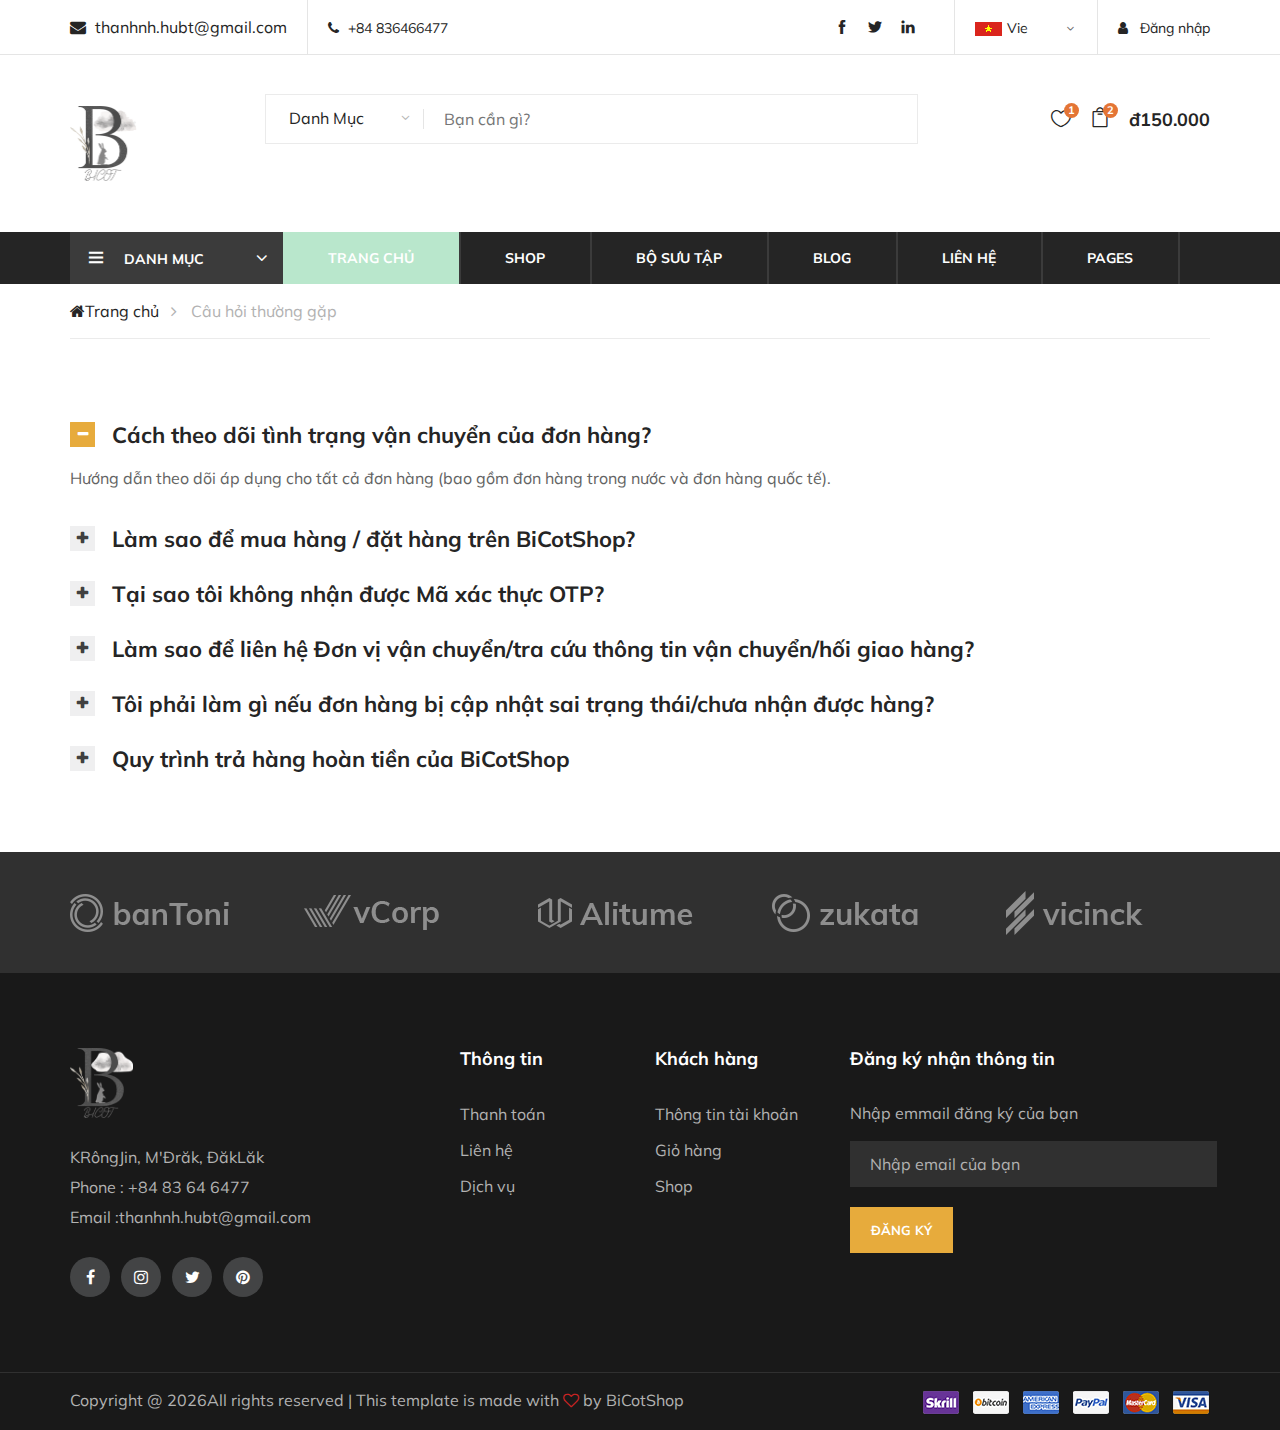
<file: faq.html>
<!DOCTYPE html>
<html lang="zxx">

<head>
    <meta charset="UTF-8">
    <meta name="description" content="codelean Template">
    <meta name="keywords" content="codelean, unica, creative, html">
    <meta name="viewport" content="width=device-width, initial-scale=1.0">
    <meta http-equiv="X-UA-Compatible" content="ie=edge">
    <link rel="shortcut icon" type="image/png" href="./img/BICOT_free-file.png"/>
    <title>BiCotShop</title>

    <!-- Google Font -->
    <link href="https://fonts.googleapis.com/css?family=Muli:300,400,500,600,700,800,900&display=swap" rel="stylesheet">

    <!-- Css Styles -->
    <link rel="stylesheet" href="css/bootstrap.min.css" type="text/css">
    <link rel="stylesheet" href="css/font-awesome.min.css" type="text/css">
    <link rel="stylesheet" href="css/themify-icons.css" type="text/css">
    <link rel="stylesheet" href="css/elegant-icons.css" type="text/css">
    <link rel="stylesheet" href="css/owl.carousel.min.css" type="text/css">
    <link rel="stylesheet" href="css/nice-select.css" type="text/css">
    <link rel="stylesheet" href="css/jquery-ui.min.css" type="text/css">
    <link rel="stylesheet" href="css/slicknav.min.css" type="text/css">
    <link rel="stylesheet" href="css/style.css" type="text/css">
</head>

<body>

<!-- Start coding here -->

    <!--Preloader Section Begin-->
    <div class="preloder">
        <div class="loader">
        </div>
    </div>
    <!--Preloader Section Begin-->

    <!--Header Section Begin-->
    <header class="header-section">

        <div class="header-top">
            <div class="container">
                <div class="ht-left">
                    <div class="mail-service">
                        <i class="fa fa-envelope"></i>
                        thanhnh.hubt@gmail.com
                    </div>
                    <div class="phone-service">
                        <i class="fa fa-phone"></i>
                        +84 836466477
                    </div>
                </div>
                <div class="ht-right">
                    <a href="login.html" class="login-panel"><i class="fa fa-user"></i> Đăng nhập</a>
                    <div class="lan-selector">
                        <select class="language_drop" name="countries" id="countries" style="width:300px;">
                            <option value='yu' data-image="img/Flag_of_Vietnam.png" data-title="Vie" data-imagecss="flag yu">Vie</option>
                            <option value='yt' data-image="img/flag-1.jpg" data-title="English" data-imagecss="flag yt">USA</option>
                        </select>
                    </div>
                    <div class="top-social">
                        <a href="#"><i class="ti-facebook"></i></a>
                        <a href="#"><i class="ti-twitter-alt"></i></a>
                        <a href="#"><i class="ti-linkedin"></i></a>
                        <a href="#"><i class="ti-printerest"></i></a>
                    </div>
                </div>
            </div>
        </div>

        <div class="container">
            <div class="inner-header">
                <div class="row">
                    <div class="col-lg-2 col-md-2">
                        <div class="logo">
                            <a href="index.html">
                                <img src="./img/BICOT_free-file.png" height="75" alt="">
                            </a>
                        </div>
                    </div>
                    <div class="col-lg-7 col-md-7">
                        <div class="advanced-search">
                            <button type="button" class="category-btn">Danh Mục</button>
                            <div class="input-group">
                                <input type="text" placeholder="Bạn cần gì?">
                            </div>
                        </div>
                    </div>
                    <div class="col-lg-3 col-md-3 text-right">
                        <ul class="nav-right">
                            <li class="heart-icon">
                                <a href="#">
                                    <i class="icon_heart_alt"></i>
                                    <span>1</span>
                                </a>
                            </li>
                            <li class="cart-icon">
                                <a href="#">
                                    <i class="icon_bag_alt"></i>
                                    <span>2</span>
                                </a>

                                <div class="cart-hover">
                                    <div class="select-items">
                                        <table>
                                            <tbody>
                                            <tr>
                                                <td class="si-pic"><img src="./img/select-product-1.jpg" alt=""></td>
                                                <td class="si-text">
                                                    <div class="product-selected">
                                                        <p>đ60.000 x 1</p>
                                                        <h6>Áo khoác jean hàn quốc</h6>
                                                    </div>
                                                </td>
                                                <td class="si-close">
                                                    <i class="ti-close"></i>
                                                </td>
                                            </tr>
                                            <tr>
                                                <td class="si-pic"><img src="./img/select-product-2.jpg" alt=""></td>
                                                <td class="si-text">
                                                    <div class="product-selected">
                                                        <p>đ60.000 x 1</p>
                                                        <h6>Áo khoác nữ phong cách hàn quốc</h6>
                                                    </div>
                                                </td>
                                                <td class="si-close">
                                                    <i class="ti-close"></i>
                                                </td>
                                            </tr>
                                            </tbody>
                                        </table>
                                    </div>
                                    <div class="select-total">
                                        <span>Tổng thanh toán:</span>
                                        <h5>đ120.000</h5>
                                    </div>
                                    <div class="select-button">
                                        <a href="shopping-cart.html" class="primary-btn view-card">ĐƠN HÀNG CỦA BẠN</a>
                                        <a href="check-out.html" class="primary-btn checkout-btn">THANH TOÁN</a>
                                    </div>
                                </div>
                            </li>
                            <li class="cart-price">đ150.000</li>
                        </ul>
                    </div>
                </div>
            </div>
        </div>
        <div class="nav-item">
            <div class="container">
                <div class="nav-depart">
                    <div class="depart-btn">
                        <i class="ti-menu"></i>
                        <span>Danh mục</span>
                        <ul  class="depart-hover">
                            <li class="active"><a href="#">Đồ Nữ</a></li>
                            <li><a href="#">Đồ Nam</a></li>
                            <li><a href="#">Đồ lót</a></li>
                            <li><a href="#">Đồ trẻ em</a></li>
                            <li><a href="#">Đồ hiệu</a></li>
                            <li><a href="#">Luxury Brand</a></li>
                            <li><a href="#">Brand Outdoor</a></li>
                            <li><a href="#"></a>Giày</li>
                        </ul>
                    </div>
                </div>
                <nav class="nav-menu mobile-menu">
                    <ul>
                        <li class="active"><a href="index.html">Trang chủ</a></li>
                        <li><a href="shop.html">Shop</a></li>
                        <li><a href="">Bộ sưu tập</a>
                            <ul class="dropdown">
                                <li><a href="">Nam</a></li>
                                <li><a href="">Nữ</a></li>
                                <li><a href="">Trẻ em</a></li>
                            </ul>
                        </li>
                        <li><a href="blog.html">Blog</a></li>
                        <li><a href="contact.html">Liên hệ</a></li>
                        <li><a href="#">Pages</a>
                            <ul class="dropdown">
                                <li><a href="blog-details.html">Blog Details</a></li>
                                <li><a href="shopping-cart.html">Giỏ hàng</a></li>
                                <li><a href="check-out.html">Thanh toán</a></li>
                                <li><a href="faq.html">Câu hỏi thường gặp</a></li>
                                <li><a href="register.html">Đăng ký</a></li>
                                <li><a href="login.html">Đăng nhập</a></li>
                            </ul>
                        </li>
                    </ul>
                </nav>
                <div id="mobile-menu-wrap"></div>
            </div>
        </div>

    </header>
    <!--Header Section End-->

    <!--Breadcrumb Section Begin-->
    <div class="breadcrumb-section">
        <div class="container">
            <div class="row">
                <div class="col-lg-12">
                    <div class="breadcrumb-text">
                        <a href="index.html"><i class="fa fa-home"></i>Trang chủ</a>
                        <span>Câu hỏi thường gặp</span>
                    </div>
                </div>

            </div>
        </div>
    </div>
    <!--Breadcrumb Section End-->

    <!--  Faq Section Begin  -->
    <div class="faq-section spad">
        <div class="container">
            <div class="row">
                <div class="col-lg-12">
                    <div class="faq-accordin">
                        <div class="accordion" id="accordionExample">
                            <div class="card">
                                <div class="card-heading active">
                                    <a class="active" data-toggle="collapse" data-target="#collapseOne">
                                        Cách theo dõi tình trạng vận chuyển của đơn hàng?
                                    </a>
                                </div>
                                <div class="collapse show" id="collapseOne" data-parent="#accordionExample">
                                    <div class="card-body">
                                        <p>Hướng dẫn theo dõi áp dụng cho tất cả đơn hàng (bao gồm đơn hàng trong nước và đơn hàng quốc tế).</p>
                                    </div>
                                </div>
                            </div>
                            <div class="card">
                                <div class="card-heading">
                                    <a data-toggle="collapse" data-target="#collapseTwo">
                                        Làm sao để mua hàng / đặt hàng trên BiCotShop?
                                    </a>
                                </div>
                                <div class="collapse" id="collapseTwo" data-parent="#accordionExample">
                                    <div class="card-body">
                                        <p>Trước khi đặt mua sản phẩm, bạn cần: </p>
                                    </div>
                                </div>
                            </div>
                            <div class="card">
                                <div class="card-heading">
                                    <a data-toggle="collapse" data-target="#collapseThree">
                                        Tại sao tôi không nhận được Mã xác thực OTP?
                                    </a>
                                </div>
                                <div class="collapse" id="collapseThree" data-parent="#accordionExample">
                                    <div class="card-body">
                                        <p>Nếu bạn không nhận được Mã xác thực OTP khi đăng nhập hoặc thay đổi mật khẩu tài khoản/mã PIN của Số Dư TK Shopee qua tin nhắn Zalo/tin nhắn SMS/Cuộc gọi tự động, nguyên nhân có thể là do:</p>
                                    </div>
                                </div>
                            </div>
                            <div class="card">
                                <div class="card-heading">
                                    <a data-toggle="collapse" data-target="#collapseFour">
                                        Làm sao để liên hệ Đơn vị vận chuyển/tra cứu thông tin vận chuyển/hối giao hàng?
                                    </a>
                                </div>
                                <div class="collapse" id="collapseFour" data-parent="#accordionExample">
                                    <div class="card-body">
                                        <p>Diễn biến phức tạp của dịch ảnh hưởng đến một số khu vực, các đơn hàng Shopee có thể sẽ giao chậm hơn so với bình thường </p>
                                    </div>
                                </div>
                            </div>
                            <div class="card">
                                <div class="card-heading">
                                    <a data-toggle="collapse" data-target="#collapseFive">
                                        Tôi phải làm gì nếu đơn hàng bị cập nhật sai trạng thái/chưa nhận được hàng?
                                    </a>
                                </div>
                                <div class="collapse" id="collapseFive" data-parent="#accordionExample">
                                    <div class="card-body">
                                        <p>Sau khi kiểm tra tình trạng đơn hàng, nếu đơn hàng của bạn gặp phải 1 trong các tình huống sau: </p>
                                    </div>
                                </div>
                            </div>
                            <div class="card">
                                <div class="card-heading">
                                    <a data-toggle="collapse" data-target="#collapseSix">
                                        Quy trình trả hàng hoàn tiền của BiCotShop
                                    </a>
                                </div>
                                <div class="collapse" id="collapseSix" data-parent="#accordionExample">
                                    <div class="card-body">
                                        <p>Hiện tại, BiCotShop chưa hỗ trợ đổi hàng/gửi bổ sung hàng bị thiếu trong đơn hàng. Trong trường hợp đơn hàng của bạn có vấn đề, bạn có thể gửi yêu cầu Trả hàng/Hoàn tiền ngay với chúng tôi để được hỗ trợ</p>
                                    </div>
                                </div>
                            </div>
                        </div>
                    </div>
                </div>
            </div>
        </div>
    </div>
    <!--  Faq Section Begin  -->

    <!--  Partner Logo Section Begin  -->
    <div class="partner-logo">
        <div class="container">
            <div class="logo-carousel owl-carousel">
                <div class="logo-item">
                    <div class="tablecell-inner">
                        <img src="img/logo-carousel/logo-1.png" alt="">
                    </div>
                </div>
                <div class="logo-item">
                    <div class="tablecell-inner">
                        <img src="img/logo-carousel/logo-2.png" alt="">
                    </div>
                </div>
                <div class="logo-item">
                    <div class="tablecell-inner">
                        <img src="img/logo-carousel/logo-3.png" alt="">
                    </div>
                </div>
                <div class="logo-item">
                    <div class="tablecell-inner">
                        <img src="img/logo-carousel/logo-4.png" alt="">
                    </div>
                </div>
                <div class="logo-item">
                    <div class="tablecell-inner">
                        <img src="img/logo-carousel/logo-5.png" alt="">
                    </div>
                </div>
            </div>
        </div>
    </div>
    <!--  Partner Logo Section End  -->

    <!--  Footer Section Begin  -->
    <footer class="footer-section">

        <div class="container">
            <div class="row">
                <div class="col-lg-3">
                    <div class="footer-left">
                        <div class="footer-logo">
                            <a href="index.html">
                                <img src="./img/BICOT_free-file.png" height="70" alt="">
                            </a>
                        </div>
                        <ul>
                            <li>KRôngJin, M'Đrăk, ĐăkLăk </li>
                            <li>Phone : +84 83 64 6477</li>
                            <li>Email :thanhnh.hubt@gmail.com</li>
                        </ul>
                        <div class="footer-social">
                            <a href="#"><i class="fa fa-facebook"></i></a>
                            <a href="#"><i class="fa fa-instagram"></i></a>
                            <a href="#"><i class="fa fa-twitter"></i></a>
                            <a href="#"><i class="fa fa-pinterest"></i></a>
                        </div>
                    </div>
                </div>
                <div class="col-lg-2 offset-lg-1">
                    <div class="footer-widget">
                        <h5>Thông tin</h5>
                        <ul>
                            <li><a href=""></a></li>
                            <li><a href="">Thanh toán</a></li>
                            <li><a href="">Liên hệ</a></li>
                            <li><a href="">Dịch vụ</a></li>
                        </ul>
                    </div>
                </div>
                <div class="col-lg-2">
                    <div class="footer-widget">
                        <h5>Khách hàng</h5>
                        <ul>
                            <li><a href="">Thông tin tài khoản</a></li>
                            <li><a href="">Giỏ hàng</a></li>
                            <li><a href="">Shop</a></li>
                        </ul>
                    </div>
                </div>
                <div class="col-lg-4">
                    <div class="newslatter-item">
                        <h5>Đăng ký nhận thông tin</h5>
                        <p>Nhập emmail đăng ký của bạn</p>
                        <form action="#" class="subscribe-form">
                            <input type="text" placeholder="Nhập email của bạn" name="" id="">
                            <button type="button">Đăng ký</button>
                        </form>
                    </div>
                </div>
            </div>
        </div>
        <div class="copyright-reserved">
            <div class="container">
                <div class="row">
                    <div class="col-lg-12">
                        <div class="copyright-text">
                            Copyright @ <script>document.write(new Date().getFullYear());</script>All rights reserved | This template is made with <i class="fa fa-heart-o" aria-hidden="true"></i> by
                            <a href="#">BiCotShop</a>
                        </div>
                        <div class="payment-pic">
                            <img src="/img/payment-method.png" alt="">
                        </div>
                    </div>
                </div>
            </div>
        </div>
    </footer>
    <!--  Footer Section End  -->

    <!-- Js Plugins -->
    <script src="js/jquery-3.3.1.min.js"></script>
    <script src="js/bootstrap.min.js"></script>
    <script src="js/jquery-ui.min.js"></script>
    <script src="js/jquery.countdown.min.js"></script>
    <script src="js/jquery.nice-select.min.js"></script>
    <script src="js/jquery.zoom.min.js"></script>
    <script src="js/jquery.dd.min.js"></script>
    <script src="js/jquery.slicknav.js"></script>
    <script src="js/owl.carousel.min.js"></script>
    <script src="js/main.js"></script>
</body>

</html>
</file>
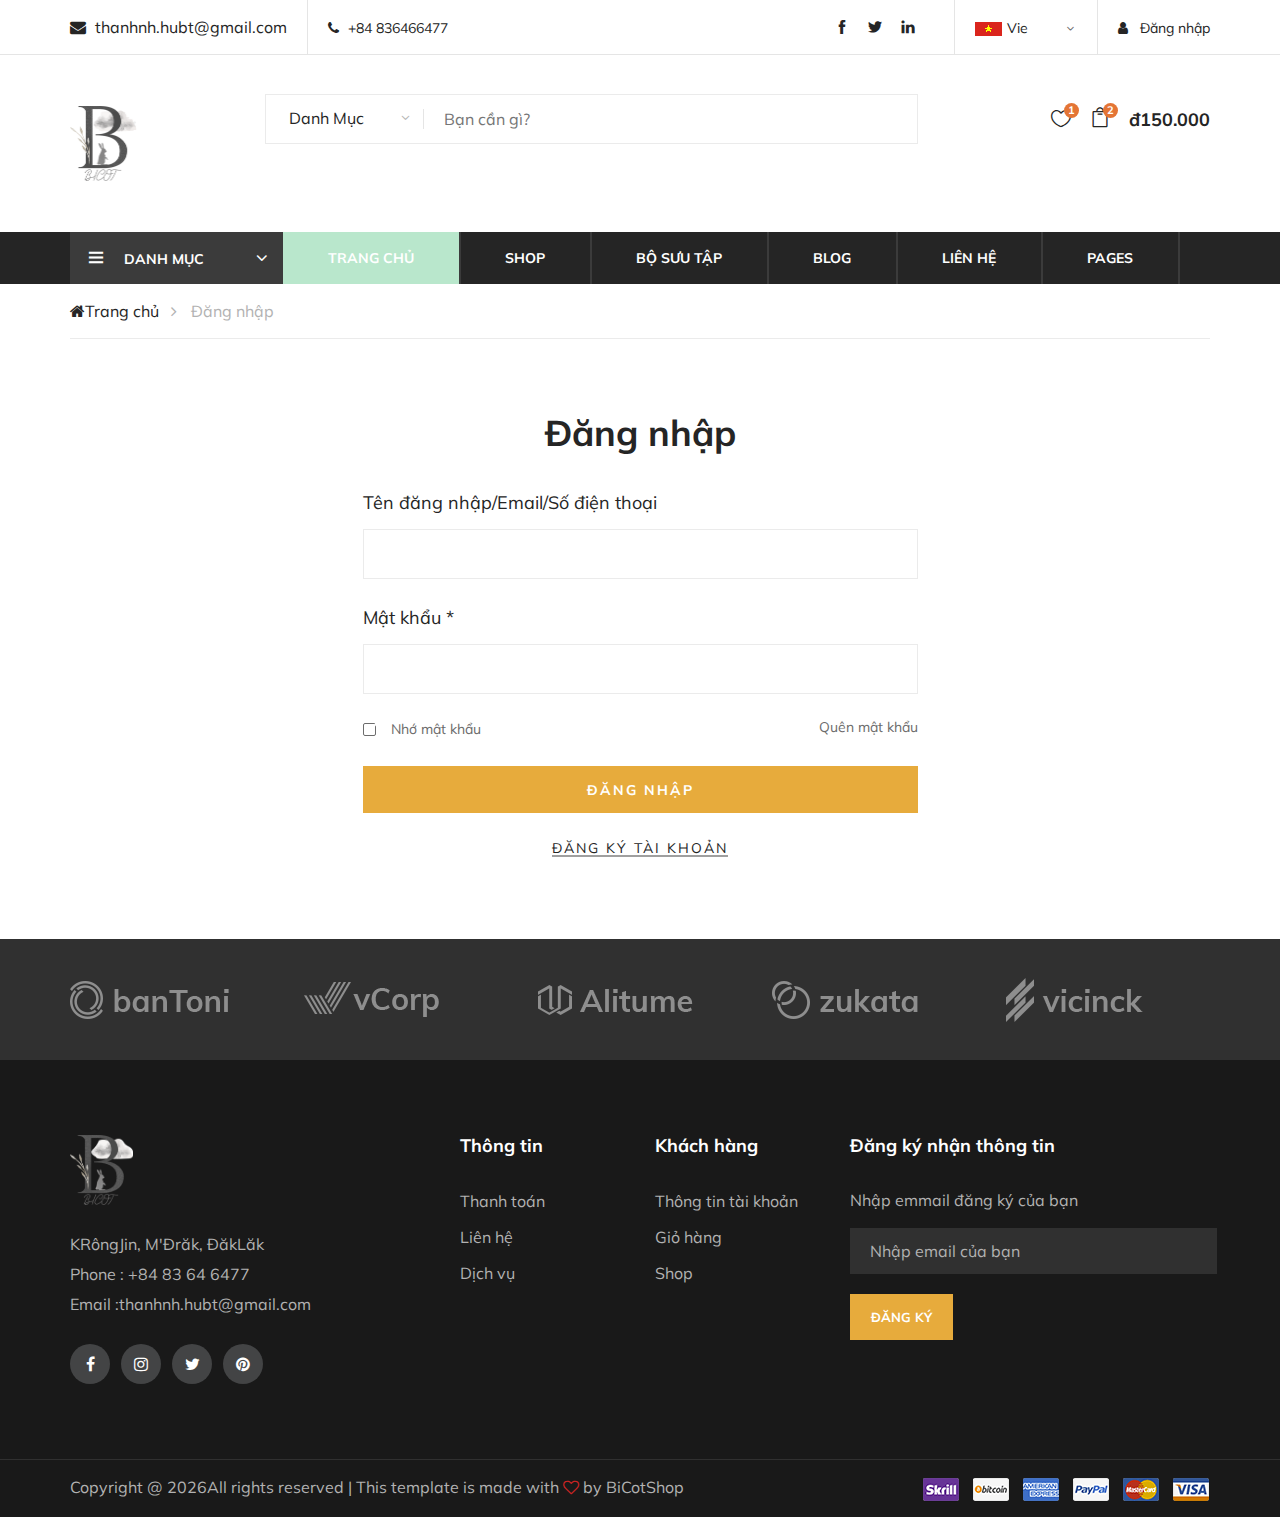
<file: login.html>
<!DOCTYPE html>
<html lang="zxx">

    <head>
        <meta charset="UTF-8">
        <meta name="description" content="codelean Template">
        <meta name="keywords" content="codelean, unica, creative, html">
        <meta name="viewport" content="width=device-width, initial-scale=1.0">
        <meta http-equiv="X-UA-Compatible" content="ie=edge">
        <link rel="shortcut icon" type="image/png" href="./img/BICOT_free-file.png"/>
        <title>BiCotShop</title>

        <!-- Google Font -->
        <link href="https://fonts.googleapis.com/css?family=Muli:300,400,500,600,700,800,900&display=swap" rel="stylesheet">

        <!-- Css Styles -->
        <link rel="stylesheet" href="css/bootstrap.min.css" type="text/css">
        <link rel="stylesheet" href="css/font-awesome.min.css" type="text/css">
        <link rel="stylesheet" href="css/themify-icons.css" type="text/css">
        <link rel="stylesheet" href="css/elegant-icons.css" type="text/css">
        <link rel="stylesheet" href="css/owl.carousel.min.css" type="text/css">
        <link rel="stylesheet" href="css/nice-select.css" type="text/css">
        <link rel="stylesheet" href="css/jquery-ui.min.css" type="text/css">
        <link rel="stylesheet" href="css/slicknav.min.css" type="text/css">
        <link rel="stylesheet" href="css/style.css" type="text/css">
    </head>

    <body>

    <!-- Start coding here -->

    <!--Preloader Section Begin-->
    <div class="preloder">
        <div class="loader">
        </div>
    </div>
    <!--Preloader Section Begin-->

    <!--Header Section Begin-->
    <header class="header-section">

        <div class="header-top">
            <div class="container">
                <div class="ht-left">
                    <div class="mail-service">
                        <i class="fa fa-envelope"></i>
                        thanhnh.hubt@gmail.com
                    </div>
                    <div class="phone-service">
                        <i class="fa fa-phone"></i>
                        +84 836466477
                    </div>
                </div>
                <div class="ht-right">
                    <a href="login.html" class="login-panel"><i class="fa fa-user"></i> Đăng nhập</a>
                    <div class="lan-selector">
                        <select class="language_drop" name="countries" id="countries" style="width:300px;">
                            <option value='yu' data-image="img/Flag_of_Vietnam.png" data-title="Vie" data-imagecss="flag yu">Vie</option>
                            <option value='yt' data-image="img/flag-1.jpg" data-title="English" data-imagecss="flag yt">USA</option>
                        </select>
                    </div>
                    <div class="top-social">
                        <a href="#"><i class="ti-facebook"></i></a>
                        <a href="#"><i class="ti-twitter-alt"></i></a>
                        <a href="#"><i class="ti-linkedin"></i></a>
                        <a href="#"><i class="ti-printerest"></i></a>
                    </div>
                </div>
            </div>
        </div>

        <div class="container">
            <div class="inner-header">
                <div class="row">
                    <div class="col-lg-2 col-md-2">
                        <div class="logo">
                            <a href="index.html">
                                <img src="./img/BICOT_free-file.png" height="75" alt="">
                            </a>
                        </div>
                    </div>
                    <div class="col-lg-7 col-md-7">
                        <div class="advanced-search">
                            <button type="button" class="category-btn">Danh Mục</button>
                            <div class="input-group">
                                <input type="text" placeholder="Bạn cần gì?">
                            </div>
                        </div>
                    </div>
                    <div class="col-lg-3 col-md-3 text-right">
                        <ul class="nav-right">
                            <li class="heart-icon">
                                <a href="#">
                                    <i class="icon_heart_alt"></i>
                                    <span>1</span>
                                </a>
                            </li>
                            <li class="cart-icon">
                                <a href="#">
                                    <i class="icon_bag_alt"></i>
                                    <span>2</span>
                                </a>

                                <div class="cart-hover">
                                    <div class="select-items">
                                        <table>
                                            <tbody>
                                            <tr>
                                                <td class="si-pic"><img src="./img/select-product-1.jpg" alt=""></td>
                                                <td class="si-text">
                                                    <div class="product-selected">
                                                        <p>đ60.000 x 1</p>
                                                        <h6>Áo khoác jean hàn quốc</h6>
                                                    </div>
                                                </td>
                                                <td class="si-close">
                                                    <i class="ti-close"></i>
                                                </td>
                                            </tr>
                                            <tr>
                                                <td class="si-pic"><img src="./img/select-product-2.jpg" alt=""></td>
                                                <td class="si-text">
                                                    <div class="product-selected">
                                                        <p>đ60.000 x 1</p>
                                                        <h6>Áo khoác nữ phong cách hàn quốc</h6>
                                                    </div>
                                                </td>
                                                <td class="si-close">
                                                    <i class="ti-close"></i>
                                                </td>
                                            </tr>
                                            </tbody>
                                        </table>
                                    </div>
                                    <div class="select-total">
                                        <span>Tổng thanh toán:</span>
                                        <h5>đ120.000</h5>
                                    </div>
                                    <div class="select-button">
                                        <a href="shopping-cart.html" class="primary-btn view-card">ĐƠN HÀNG CỦA BẠN</a>
                                        <a href="check-out.html" class="primary-btn checkout-btn">THANH TOÁN</a>
                                    </div>
                                </div>
                            </li>
                            <li class="cart-price">đ150.000</li>
                        </ul>
                    </div>
                </div>
            </div>
        </div>
        <div class="nav-item">
            <div class="container">
                <div class="nav-depart">
                    <div class="depart-btn">
                        <i class="ti-menu"></i>
                        <span>Danh mục</span>
                        <ul  class="depart-hover">
                            <li class="active"><a href="#">Đồ Nữ</a></li>
                            <li><a href="#">Đồ Nam</a></li>
                            <li><a href="#">Đồ lót</a></li>
                            <li><a href="#">Đồ trẻ em</a></li>
                            <li><a href="#">Đồ hiệu</a></li>
                            <li><a href="#">Luxury Brand</a></li>
                            <li><a href="#">Brand Outdoor</a></li>
                            <li><a href="#"></a>Giày</li>
                        </ul>
                    </div>
                </div>
                <nav class="nav-menu mobile-menu">
                    <ul>
                        <li class="active"><a href="index.html">Trang chủ</a></li>
                        <li><a href="shop.html">Shop</a></li>
                        <li><a href="">Bộ sưu tập</a>
                            <ul class="dropdown">
                                <li><a href="">Nam</a></li>
                                <li><a href="">Nữ</a></li>
                                <li><a href="">Trẻ em</a></li>
                            </ul>
                        </li>
                        <li><a href="blog.html">Blog</a></li>
                        <li><a href="contact.html">Liên hệ</a></li>
                        <li><a href="#">Pages</a>
                            <ul class="dropdown">
                                <li><a href="blog-details.html">Blog Details</a></li>
                                <li><a href="shopping-cart.html">Giỏ hàng</a></li>
                                <li><a href="check-out.html">Thanh toán</a></li>
                                <li><a href="faq.html">Câu hỏi thường gặp</a></li>
                                <li><a href="register.html">Đăng ký</a></li>
                                <li><a href="login.html">Đăng nhập</a></li>
                            </ul>
                        </li>
                    </ul>
                </nav>
                <div id="mobile-menu-wrap"></div>
            </div>
        </div>

    </header>
    <!--Header Section End-->

    <!--Breadcrumb Section Begin-->
    <div class="breadcrumb-section">
        <div class="container">
            <div class="row">
                <div class="col-lg-12">
                    <div class="breadcrumb-text">
                        <a href="index.html"><i class="fa fa-home"></i>Trang chủ</a>
                        <span>Đăng nhập</span>
                    </div>
                </div>

            </div>
        </div>
    </div>
    <!--Breadcrumb Section End-->

    <!--  Register Section Begin  -->
    <div class="register-login-section spad">
        <div class="container">
            <div class="row">
                <div class="col-lg-6 offset-lg-3">
                    <div class="login-form">
                        <h2>Đăng nhập</h2>
                        <form action="#">
                            <div class="group-input">
                                <label for="username">Tên đăng nhập/Email/Số điện thoại</label>
                                <input type="text" id="username">
                            </div>
                            <div class="group-input">
                                <label for="pass">Mật khẩu *</label>
                                <input type="text" id="pass">
                            </div>
                            <div class="group-input gi-check">
                                <div class="gi-more">
                                    <label for="save-pass">
                                        Nhớ mật khẩu
                                        <input type="checkbox" id="save-pass">
                                        <span class="checkmark"></span>
                                    </label>
                                    <a href="#" class="forget-pass">Quên mật khẩu</a>
                                </div>
                            </div>
                            <button type="submit" class="site-btn login-btn">Đăng nhập</button>
                        </form>
                        <div class="switch-login">
                            <a href="register.html" class="or-login">Đăng ký tài khoản</a>
                        </div>
                    </div>
                </div>
            </div>
        </div>
    </div>
    <!--  Register Section End  -->


    <!--  Partner Logo Section Begin  -->
    <div class="partner-logo">
        <div class="container">
            <div class="logo-carousel owl-carousel">
                <div class="logo-item">
                    <div class="tablecell-inner">
                        <img src="img/logo-carousel/logo-1.png" alt="">
                    </div>
                </div>
                <div class="logo-item">
                    <div class="tablecell-inner">
                        <img src="img/logo-carousel/logo-2.png" alt="">
                    </div>
                </div>
                <div class="logo-item">
                    <div class="tablecell-inner">
                        <img src="img/logo-carousel/logo-3.png" alt="">
                    </div>
                </div>
                <div class="logo-item">
                    <div class="tablecell-inner">
                        <img src="img/logo-carousel/logo-4.png" alt="">
                    </div>
                </div>
                <div class="logo-item">
                    <div class="tablecell-inner">
                        <img src="img/logo-carousel/logo-5.png" alt="">
                    </div>
                </div>
            </div>
        </div>
    </div>
    <!--  Partner Logo Section End  -->

    <!--  Footer Section Begin  -->
    <footer class="footer-section">

        <div class="container">
            <div class="row">
                <div class="col-lg-3">
                    <div class="footer-left">
                        <div class="footer-logo">
                            <a href="index.html">
                                <img src="./img/BICOT_free-file.png" height="70" alt="">
                            </a>
                        </div>
                        <ul>
                            <li>KRôngJin, M'Đrăk, ĐăkLăk </li>
                            <li>Phone : +84 83 64 6477</li>
                            <li>Email :thanhnh.hubt@gmail.com</li>
                        </ul>
                        <div class="footer-social">
                            <a href="#"><i class="fa fa-facebook"></i></a>
                            <a href="#"><i class="fa fa-instagram"></i></a>
                            <a href="#"><i class="fa fa-twitter"></i></a>
                            <a href="#"><i class="fa fa-pinterest"></i></a>
                        </div>
                    </div>
                </div>
                <div class="col-lg-2 offset-lg-1">
                    <div class="footer-widget">
                        <h5>Thông tin</h5>
                        <ul>
                            <li><a href=""></a></li>
                            <li><a href="">Thanh toán</a></li>
                            <li><a href="">Liên hệ</a></li>
                            <li><a href="">Dịch vụ</a></li>
                        </ul>
                    </div>
                </div>
                <div class="col-lg-2">
                    <div class="footer-widget">
                        <h5>Khách hàng</h5>
                        <ul>
                            <li><a href="">Thông tin tài khoản</a></li>
                            <li><a href="">Giỏ hàng</a></li>
                            <li><a href="">Shop</a></li>
                        </ul>
                    </div>
                </div>
                <div class="col-lg-4">
                    <div class="newslatter-item">
                        <h5>Đăng ký nhận thông tin</h5>
                        <p>Nhập emmail đăng ký của bạn</p>
                        <form action="#" class="subscribe-form">
                            <input type="text" placeholder="Nhập email của bạn" name="" id="">
                            <button type="button">Đăng ký</button>
                        </form>
                    </div>
                </div>
            </div>
        </div>
        <div class="copyright-reserved">
            <div class="container">
                <div class="row">
                    <div class="col-lg-12">
                        <div class="copyright-text">
                            Copyright @ <script>document.write(new Date().getFullYear());</script>All rights reserved | This template is made with <i class="fa fa-heart-o" aria-hidden="true"></i> by
                            <a href="#">BiCotShop</a>
                        </div>
                        <div class="payment-pic">
                            <img src="/img/payment-method.png" alt="">
                        </div>
                    </div>
                </div>
            </div>
        </div>
    </footer>
    <!--  Footer Section End  -->

    <!-- Js Plugins -->
    <script src="js/jquery-3.3.1.min.js"></script>
    <script src="js/bootstrap.min.js"></script>
    <script src="js/jquery-ui.min.js"></script>
    <script src="js/jquery.countdown.min.js"></script>
    <script src="js/jquery.nice-select.min.js"></script>
    <script src="js/jquery.zoom.min.js"></script>
    <script src="js/jquery.dd.min.js"></script>
    <script src="js/jquery.slicknav.js"></script>
    <script src="js/owl.carousel.min.js"></script>
    <script src="js/main.js"></script>
</body>

</html>
</file>
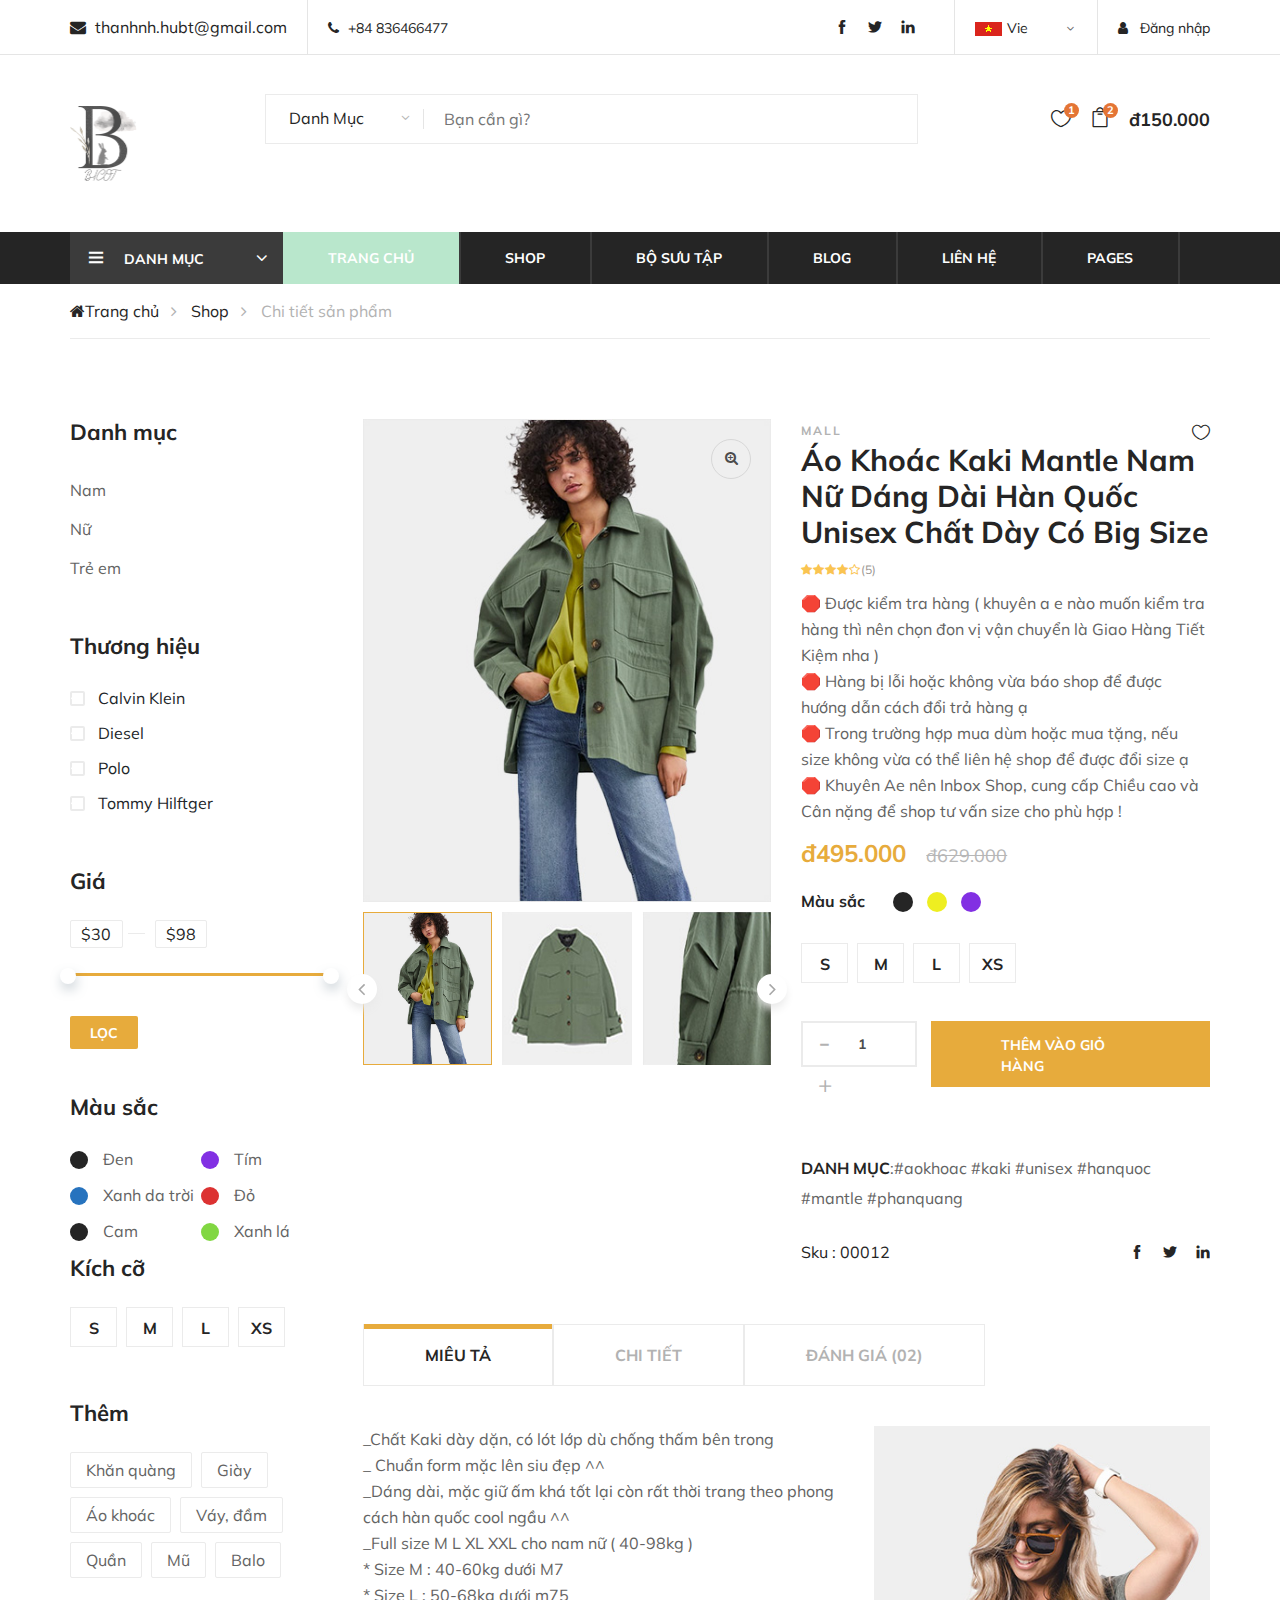
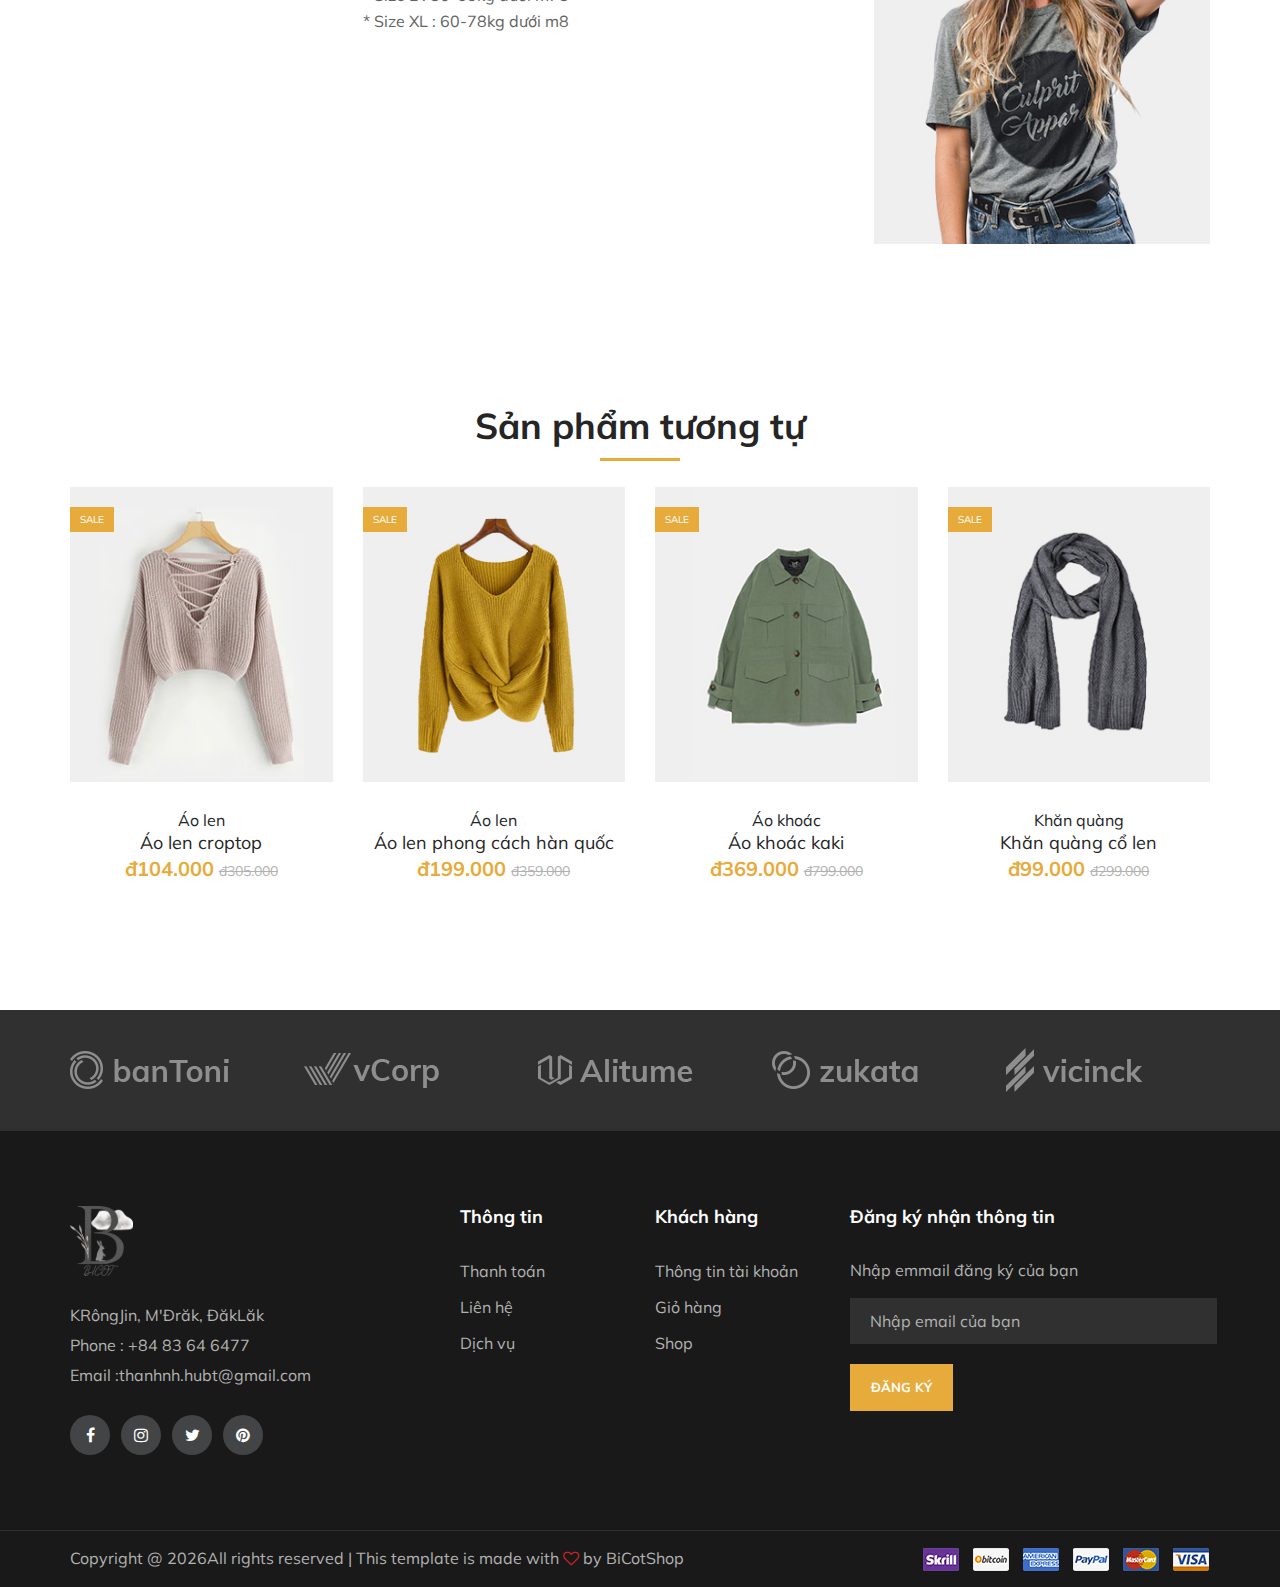
<file: product.html>
<!DOCTYPE html>
<html lang="zxx">

    <head>
        <meta charset="UTF-8">
        <meta name="description" content="codelean Template">
        <meta name="keywords" content="codelean, unica, creative, html">
        <meta name="viewport" content="width=device-width, initial-scale=1.0">
        <meta http-equiv="X-UA-Compatible" content="ie=edge">
        <link rel="shortcut icon" type="image/png" href="./img/BICOT_free-file.png"/>
        <title>BiCotShop</title>

        <!-- Google Font -->
        <link href="https://fonts.googleapis.com/css?family=Muli:300,400,500,600,700,800,900&display=swap" rel="stylesheet">

        <!-- Css Styles -->
        <link rel="stylesheet" href="css/bootstrap.min.css" type="text/css">
        <link rel="stylesheet" href="css/font-awesome.min.css" type="text/css">
        <link rel="stylesheet" href="css/themify-icons.css" type="text/css">
        <link rel="stylesheet" href="css/elegant-icons.css" type="text/css">
        <link rel="stylesheet" href="css/owl.carousel.min.css" type="text/css">
        <link rel="stylesheet" href="css/nice-select.css" type="text/css">
        <link rel="stylesheet" href="css/jquery-ui.min.css" type="text/css">
        <link rel="stylesheet" href="css/slicknav.min.css" type="text/css">
        <link rel="stylesheet" href="css/style.css" type="text/css">
    </head>

    <body>

    <!-- Start coding here -->

    <!--Preloader Section Begin-->
    <div class="preloder">
        <div class="loader">
        </div>
    </div>
    <!--Preloader Section Begin-->

    <!--Header Section Begin-->
    <header class="header-section">

        <div class="header-top">
            <div class="container">
                <div class="ht-left">
                    <div class="mail-service">
                        <i class="fa fa-envelope"></i>
                        thanhnh.hubt@gmail.com
                    </div>
                    <div class="phone-service">
                        <i class="fa fa-phone"></i>
                        +84 836466477
                    </div>
                </div>
                <div class="ht-right">
                    <a href="login.html" class="login-panel"><i class="fa fa-user"></i> Đăng nhập</a>
                    <div class="lan-selector">
                        <select class="language_drop" name="countries" id="countries" style="width:300px;">
                            <option value='yu' data-image="img/Flag_of_Vietnam.png" data-title="Vie" data-imagecss="flag yu">Vie</option>
                            <option value='yt' data-image="img/flag-1.jpg" data-title="English" data-imagecss="flag yt">USA</option>
                        </select>
                    </div>
                    <div class="top-social">
                        <a href="#"><i class="ti-facebook"></i></a>
                        <a href="#"><i class="ti-twitter-alt"></i></a>
                        <a href="#"><i class="ti-linkedin"></i></a>
                        <a href="#"><i class="ti-printerest"></i></a>
                    </div>
                </div>
            </div>
        </div>

        <div class="container">
            <div class="inner-header">
                <div class="row">
                    <div class="col-lg-2 col-md-2">
                        <div class="logo">
                            <a href="index.html">
                                <img src="./img/BICOT_free-file.png" height="75" alt="">
                            </a>
                        </div>
                    </div>
                    <div class="col-lg-7 col-md-7">
                        <div class="advanced-search">
                            <button type="button" class="category-btn">Danh Mục</button>
                            <div class="input-group">
                                <input type="text" placeholder="Bạn cần gì?">
                            </div>
                        </div>
                    </div>
                    <div class="col-lg-3 col-md-3 text-right">
                        <ul class="nav-right">
                            <li class="heart-icon">
                                <a href="#">
                                    <i class="icon_heart_alt"></i>
                                    <span>1</span>
                                </a>
                            </li>
                            <li class="cart-icon">
                                <a href="#">
                                    <i class="icon_bag_alt"></i>
                                    <span>2</span>
                                </a>

                                <div class="cart-hover">
                                    <div class="select-items">
                                        <table>
                                            <tbody>
                                            <tr>
                                                <td class="si-pic"><img src="./img/select-product-1.jpg" alt=""></td>
                                                <td class="si-text">
                                                    <div class="product-selected">
                                                        <p>đ60.000 x 1</p>
                                                        <h6>Áo khoác jean hàn quốc</h6>
                                                    </div>
                                                </td>
                                                <td class="si-close">
                                                    <i class="ti-close"></i>
                                                </td>
                                            </tr>
                                            <tr>
                                                <td class="si-pic"><img src="./img/select-product-2.jpg" alt=""></td>
                                                <td class="si-text">
                                                    <div class="product-selected">
                                                        <p>đ60.000 x 1</p>
                                                        <h6>Áo khoác nữ phong cách hàn quốc</h6>
                                                    </div>
                                                </td>
                                                <td class="si-close">
                                                    <i class="ti-close"></i>
                                                </td>
                                            </tr>
                                            </tbody>
                                        </table>
                                    </div>
                                    <div class="select-total">
                                        <span>Tổng thanh toán:</span>
                                        <h5>đ120.000</h5>
                                    </div>
                                    <div class="select-button">
                                        <a href="shopping-cart.html" class="primary-btn view-card">ĐƠN HÀNG CỦA BẠN</a>
                                        <a href="check-out.html" class="primary-btn checkout-btn">THANH TOÁN</a>
                                    </div>
                                </div>
                            </li>
                            <li class="cart-price">đ150.000</li>
                        </ul>
                    </div>
                </div>
            </div>
        </div>
        <div class="nav-item">
            <div class="container">
                <div class="nav-depart">
                    <div class="depart-btn">
                        <i class="ti-menu"></i>
                        <span>Danh mục</span>
                        <ul  class="depart-hover">
                            <li class="active"><a href="#">Đồ Nữ</a></li>
                            <li><a href="#">Đồ Nam</a></li>
                            <li><a href="#">Đồ lót</a></li>
                            <li><a href="#">Đồ trẻ em</a></li>
                            <li><a href="#">Đồ hiệu</a></li>
                            <li><a href="#">Luxury Brand</a></li>
                            <li><a href="#">Brand Outdoor</a></li>
                            <li><a href="#"></a>Giày</li>
                        </ul>
                    </div>
                </div>
                <nav class="nav-menu mobile-menu">
                    <ul>
                        <li class="active"><a href="index.html">Trang chủ</a></li>
                        <li><a href="shop.html">Shop</a></li>
                        <li><a href="">Bộ sưu tập</a>
                            <ul class="dropdown">
                                <li><a href="">Nam</a></li>
                                <li><a href="">Nữ</a></li>
                                <li><a href="">Trẻ em</a></li>
                            </ul>
                        </li>
                        <li><a href="blog.html">Blog</a></li>
                        <li><a href="contact.html">Liên hệ</a></li>
                        <li><a href="#">Pages</a>
                            <ul class="dropdown">
                                <li><a href="blog-details.html">Blog Details</a></li>
                                <li><a href="shopping-cart.html">Giỏ hàng</a></li>
                                <li><a href="check-out.html">Thanh toán</a></li>
                                <li><a href="faq.html">Câu hỏi thường gặp</a></li>
                                <li><a href="register.html">Đăng ký</a></li>
                                <li><a href="login.html">Đăng nhập</a></li>
                            </ul>
                        </li>
                    </ul>
                </nav>
                <div id="mobile-menu-wrap"></div>
            </div>
        </div>

    </header>
    <!--Header Section End-->

    <!--    Breadcrumb Section Begin-->
    <div class="breadcrumb-section">
        <div class="container">
            <div class="row">
                <div class="col-lg-12">
                    <div class="breadcrumb-text">
                        <a href="index.html"><i class="fa fa-home"></i>Trang chủ</a>
                        <a href="shop.html">Shop</a>
                        <span>Chi tiết sản phẩm</span>
                    </div>
                </div>
            </div>
        </div>
    </div>
    <!--    Breadcrumb Section End-->

    <!--  Product Shop Section Begin  -->
    <section class="product-shop spad page-details">
        <div class="container">
            <div class="row">
                <div class="col-lg-3">
                    <div class="filter-widget">
                        <h4 class="fw-title">Danh mục</h4>
                        <ul class="filter-catagories">
                            <li><a href="#">Nam</a></li>
                            <li><a href="#">Nữ</a></li>
                            <li><a href="#">Trẻ em</a></li>
                        </ul>
                    </div>
                    <div class="filter-widget">
                        <h4 class="fw-title">Thương hiệu</h4>
                        <div class="fw-brand-check">
                            <div class="bc-item">
                                <label>
                                    Calvin Klein
                                    <input type="checkbox" id="bc-calvin">
                                    <span class="checkmark"></span>
                                </label>
                            </div>
                            <div class="bc-item">
                                <label>
                                Diesel
                                    <input type="checkbox" >
                                    <span class="checkmark"></span>
                                </label>
                            </div>
                            <div class="bc-item">
                                <label>
                                    Polo
                                    <input type="checkbox" >
                                    <span class="checkmark"></span>
                                </label>
                            </div>
                            <div class="bc-item">
                                <label>
                                    Tommy Hilftger
                                    <input type="checkbox" >
                                    <span class="checkmark"></span>
                                </label>
                            </div>

                        </div>
                    </div>
                    <div class="filter-widget">
                        <h4 class="fw-title">Giá</h4>
                        <div class="filter-range-wrap">
                            <div class="range-slider">
                                <div class="price-input">
                                    <input type="text" id="minamount">
                                    <input type="text" id="maxamount">
                                </div>
                            </div>
                            <div class="price-range ui-slider ui-corner-all ui-slider-horizontal ui-widget ui-widget-content" data-min="30" data-max="98">
                                <div class="ui-slider-range ui-corner-all ui-widget-header"></div>
                                <span tabindex="0" class="ui-slider-handle ui-corner-all ui-state-default"></span>
                                <span tabindex="0" class="ui-slider-handle ui-corner-all ui-state-default"></span>

                            </div>
                        </div>
                        <a href="#" class="filter-btn">Lọc</a>
                    </div>
                    <div class="filter-widget">
                        <h4 class="fw-title">Màu sắc</h4>
                        <div class="fw-color-choose">
                            <div class="cs-item">
                                <input type="radio" id="cs-black">
                                <label class="cs-black" for="cs-black">Đen</label>
                            </div>
                            <div class="cs-item">
                                <input type="radio" id="cs-violet">
                                <label class="cs-violet" for="cs-violet">Tím</label>
                            </div>
                            <div class="cs-item">
                                <input type="radio" id="cs-blue">
                                <label class="cs-blue" for="cs-blue">Xanh da trời</label>
                            </div>
                            <div class="cs-item">
                                <input type="radio" id="cs-red">
                                <label class="cs-red" for="cs-red">Đỏ</label>
                            </div>
                            <div class="cs-item">
                                <input type="radio" id="cs-orange">
                                <label class="cs-orange" for="cs-orange">Cam</label>
                            </div>
                            <div class="cs-item">
                                <input type="radio" id="cs-green">
                                <label class="cs-green" for="cs-green">Xanh lá</label>
                            </div>

                        </div>
                    </div>
                    <div class="filter-widget">
                        <h4 class="fw-title">Kích cỡ</h4>
                        <div class="fw-size-choose">
                            <div class="sc-item">
                                <input type="radio" id="s-size">
                                <label for="s-size">s</label>
                            </div>
                            <div class="sc-item">
                                <input type="radio" id="m-size">
                                <label for="m-size">m</label>
                            </div>
                            <div class="sc-item">
                                <input type="radio" id="l-size">
                                <label for="l-size">l</label>
                            </div>
                            <div class="sc-item">
                                <input type="radio" id="xs-size">
                                <label for="xs-size">xs</label>
                            </div>

                        </div>
                    </div>
                    <div class="filter-widget">
                        <h4 class="fw-title">Thêm</h4>
                        <div class="fw-tags">
                            <a href="#">Khăn quàng</a>
                            <a href="#">Giày</a>
                            <a href="#">Áo khoác</a>
                            <a href="#">Váy, đầm</a>
                            <a href="#">Quần</a>
                            <a href="#">Mũ</a>
                            <a href="#">Balo</a>
                        </div>
                    </div>
                </div>
                <div class="col-lg-9">
                    <div class="row">
                        <div class="col-lg-6">
                            <div class="product-pic-zoom">
                                <img src="/img/product-single/product-1.jpg" class="product-big-img" alt="">
                                <div class="zoom-icon">
                                    <i class="fa fa-search-plus"></i>
                                </div>
                            </div>
                            <div class="product-thumbs">
                                <div class="product-thumbs-track ps-slider owl-carousel">
                                    <div class="pt active" data-imgbigurl="/img/product-single/product-1.jpg">
                                        <img src="/img/product-single/product-1.jpg" alt="">
                                    </div>
                                    <div class="pt" data-imgbigurl="/img/product-single/product-2.jpg">
                                        <img src="/img/product-single/product-2.jpg" alt="">
                                    </div>
                                    <div class="pt" data-imgbigurl="/img/product-single/product-3.jpg">
                                        <img src="/img/product-single/product-3.jpg" alt="">
                                    </div>
                                    <div class="pt" data-imgbigurl="/img/product-single/product-3.jpg">
                                        <img src="/img/product-single/product-3.jpg" alt="">
                                    </div>
                                </div>
                            </div>
                        </div>
                        <div class="col-lg-6">
                            <div class="product-details">
                                <div class="pd-title">
                                    <span>Mall</span>
                                    <h3>Áo Khoác Kaki Mantle Nam Nữ Dáng Dài Hàn Quốc Unisex Chất Dày Có Big Size</h3>
                                    <a href="#" class="heart-icon"><i class="icon_heart_alt"></i></a>
                                </div>
                                <div class="pd-rating">
                                    <i class="fa fa-star"></i>
                                    <i class="fa fa-star"></i>
                                    <i class="fa fa-star"></i>
                                    <i class="fa fa-star"></i>
                                    <i class="fa fa-star-o"></i>
                                    <span>(5)</span>
                                </div>
                                <div class="pd-desc">
                                    <p> 🛑 Được kiểm tra hàng ( khuyên a e nào muốn kiểm tra hàng thì nên chọn đon vị vận chuyển là Giao Hàng Tiết Kiệm nha )<br>
                                        🛑 Hàng bị lỗi hoặc không vừa báo shop để được hướng dẫn cách đổi trả hàng ạ<br>
                                        🛑 Trong trường hợp mua dùm hoặc mua tặng, nếu size không vừa có thể liên hệ shop để được đổi size ạ<br>
                                        🛑 Khuyên Ae nên Inbox Shop, cung cấp Chiều cao và Cân nặng để shop tư vấn size cho phù hợp !</p>
                                    <h4>đ495.000 <span>đ629.000</span></h4>
                                </div>
                                <div class="pd-color">
                                    <h6>Màu sắc</h6>
                                    <div class="pd-color-choose">
                                        <div class="cc-item">
                                            <input type="radio" id="cc-black">
                                            <label for="cc-black"></label>
                                        </div>
                                        <div class="cc-item">
                                            <input type="radio" id="cc-yellow">
                                            <label for="cc-yellow" class="cc-yellow"></label>
                                        </div>
                                        <div class="cc-item">
                                            <input type="radio" id="cc-violet">
                                            <label for="cc-violet" class="cc-violet"></label>
                                        </div>
                                    </div>
                                </div>
                                <div class="pd-size-choose">
                                    <div class="sc-item">
                                        <input type="radio"  id="sm-size">
                                        <label for="sm-size">S</label>
                                    </div>
                                    <div class="sc-item">
                                        <input type="radio" id="md-size">
                                        <label for="md-size">M</label>
                                    </div>
                                    <div class="sc-item">
                                        <input type="radio" id="lg-size">
                                        <label for="lg-size">L</label>
                                    </div>
                                    <div class="sc-item">
                                        <input type="radio" id="xl-size">
                                        <label for="xl-size">XS</label>
                                    </div>
                                </div>
                                <div class="quantity">
                                    <div class="quantity">
                                        <div class="pro-qty">
                                            <input type="text" value="1">
                                        </div>
                                        <a href="#" class="primary-btn pd-cart">Thêm vào giỏ hàng</a>
                                    </div>
                                </div>
                                <ul class="pd-tags">
                                    <li><span>Danh mục</span>:#aokhoac #kaki #unisex #hanquoc #mantle #phanquang</li>
                                </ul>
                                <div class="pd-share">
                                    <div class="p-code">Sku : 00012</div>
                                    <div class="pd-social">
                                        <a href="#"><i class="ti-facebook"></i></a>
                                        <a href="#"><i class="ti-twitter-alt"></i></a>
                                        <a href="#"><i class="ti-linkedin"></i></a>
                                    </div>
                                </div>
                            </div>
                        </div>
                    </div>
                    <div class="product-tab">
                        <div class="tab-item">
                            <ul class="nav" role="tablist">
                                <li><a class="active" href="#tab-1" data-toggle="tab" role="tab">Miêu tả</a></li>
                                <li><a href="#tab-2" data-toggle="tab" role="tab">Chi tiết</a></li>
                                <li><a href="#tab-3" data-toggle="tab" role="tab">Đánh giá (02)</a></li>
                            </ul>
                        </div>
                        <div class="tab-item-content">
                            <div class="tab-content">
                                <div class="tab-pane fade-in active" id="tab-1" role="tabpanel">
                                    <div class="product-content">
                                        <div class="row">
                                            <div class="col-lg-7">
                                                <p>_Chất Kaki dày dặn, có lót lớp dù chống thấm bên trong<br>
                                                    _ Chuẩn form mặc lên siu đẹp ^^ <br>
                                                    _Dáng dài, mặc giữ ấm khá tốt lại còn rất thời trang theo phong cách hàn quốc cool ngầu ^^<br>
                                                    _Full size M L XL XXL cho nam nữ ( 40-98kg )<br>
                                                    * Size M : 40-60kg dưới M7<br>
                                                    * Size L : 50-68kg dưới m75<br>
                                                    * Size XL : 60-78kg dưới m8<br></p>
                                            </div>
                                            <div class="col-lg-5">
                                                <img src="img/product-single/tab-desc.jpg" alt="">
                                            </div>
                                        </div>
                                    </div>
                                </div>
                                <div class="tab-pane fade" id="tab-2" role="tabpanel">
                                    <div class="specification-table">
                                        <table>
                                            <tr>
                                                <td class="p-category">Đánh giá</td>
                                                <td>
                                                    <div class="pd-rating">
                                                        <i class="fa fa-star"></i>
                                                        <i class="fa fa-star"></i>
                                                        <i class="fa fa-star"></i>
                                                        <i class="fa fa-star-o"></i>
                                                        <span>(5)</span>
                                                    </div>
                                                </td>
                                            </tr>
                                            <tr>
                                                <td class="p-category">Giá</td>
                                                <td>
                                                    <div class="p-price">đ40900.00</div>
                                                </td>
                                            </tr>
                                            <tr>
                                                <td class="p-category">Số lượng</td>
                                                <td>
                                                    <div class="p-stock">Còn 200</div>
                                                </td>
                                            </tr>
                                            <tr>
                                                <td class="p-category">Chất liệu</td>
                                                <td>
                                                    <div class="p-cl">Kaki</div>
                                                </td>
                                            </tr>
                                            <tr>
                                                <td class="p-category">Phong cách</td>
                                                <td>
                                                    <div class="p-pc"> Cơ bản, Hàn Quốc, Đường phố, Công sở</div>
                                                </td>
                                            </tr>
                                            <tr>
                                                <td class="p-category">Color</td>
                                                <td>
                                                    <span class="cs-color"></span>
                                                </td>
                                            </tr>
                                            <tr>
                                                <td class="p-category">Sku</td>
                                                <td>
                                                    <div class="p-code">00012</div>
                                                </td>
                                            </tr>
                                        </table>
                                    </div>
                                </div>
                                <div class="tab-pane fade" id="tab-3" role="tabpanel">
                                    <div class="customer-review-option">
                                        <h4>2 Comments</h4>
                                        <div class="comment-option">
                                            <div class="co-item">
                                                <div class="avatar-pic">
                                                    <img src="img/product-single/avatar-1.png" alt="">
                                                </div>
                                                <div class="avatar-text">
                                                    <div class="at-rating">
                                                        <i class="fa fa-star"></i>
                                                        <i class="fa fa-star"></i>
                                                        <i class="fa fa-star"></i>
                                                        <i class="fa fa-star"></i>
                                                        <i class="fa fa-star-o"></i>

                                                    </div>
                                                    <h5>Nguyễn Việt Toàn <span>27 Aug 2022</span></h5>
                                                    <div class="at-reply">Rất tốt !</div>
                                                </div>
                                            </div>
                                            <div class="co-item">
                                                <div class="avatar-pic">
                                                    <img src="img/product-single/avatar-1.png" alt="">
                                                </div>
                                                <div class="avatar-text">
                                                    <div class="at-rating">
                                                        <i class="fa fa-star"></i>
                                                        <i class="fa fa-star"></i>
                                                        <i class="fa fa-star"></i>
                                                        <i class="fa fa-star"></i>
                                                        <i class="fa fa-star-o"></i>

                                                    </div>
                                                    <h5>Quách Minh Thành <span>29 Aug 2022</span></h5>
                                                    <div class="at-reply">Quá tuyệt vời, hàng giao nhanh, giống hình</div>
                                                </div>
                                            </div>
                                        </div>
                                        <div class="personal-rating">
                                            <h6>Đánh giá của bạn</h6>
                                            <div class="rating">
                                                <i class="fa fa-star"></i>
                                                <i class="fa fa-star"></i>
                                                <i class="fa fa-star"></i>
                                                <i class="fa fa-star"></i>
                                                <i class="fa fa-star-o"></i>
                                            </div>
                                        </div>
                                        <div class="leave-comment">
                                            <h4>Lời nhắn</h4>
                                            <form action="" class="comment-form">
                                                <div class="row">
                                                    <div class="col-lg-6">
                                                        <input type="text" placeholder="Name">
                                                    </div>
                                                    <div class="col-lg-6">
                                                        <input type="text" placeholder="Email">
                                                    </div>
                                                    <div class="col-lg-12">
                                                        <textarea placeholder="Đánh giá"></textarea>
                                                        <button type="submit" class="site-btn">Gửi</button>
                                                    </div>
                                                </div>
                                            </form>
                                        </div>
                                    </div>
                                </div>
                            </div>
                        </div>
                    </div>
                </div>
            </div>
        </div>
    </section>
    <!--  Product Shop Section End  -->

    <!--  Related Products Section Begin  -->
    <div class="related-product spad">
        <div class="container">
            <div class="row">
                <div class="col-lg-12">
                    <div class="section-title">
                        <h2>Sản phẩm tương tự</h2>
                    </div>
                </div>
            </div>
            <div class="row">
                <div class="col-lg-3 col-sm-6">
                    <div class="product-item">
                        <div class="pi-pic">
                            <img src="img/products/product-2.jpg" alt="">
                            <div class="sale pp-sale">Sale</div>
                            <div class="icon">
                                <i class="icon_heart_alt"></i>
                            </div>
                            <ul>
                                <li class="W-icon active"><a href="#"><i class="icon_bag_alt"></i></a></li>
                                <li class="quick-view"><a href="product.html">Xem thêm</a></li>
                                <li class="W-icon"><a href=""><i class="fa fa-random"></i></a></li>

                            </ul>
                        </div>
                        <div class="pi-text">
                            <div class="category-name">Áo len</div>
                            <a href="#">
                                <h5>Áo len croptop</h5>
                            </a>
                            <div class="product-price">
                                đ104.000
                                <span>đ305.000</span>
                            </div>
                        </div>
                    </div>
                </div>
                <div class="col-lg-3 col-sm-6">
                    <div class="product-item">
                        <div class="pi-pic">
                            <img src="img/products/product-1.jpg" alt="">
                            <div class="sale pp-sale">Sale</div>
                            <div class="icon">
                                <i class="icon_heart_alt"></i>
                            </div>
                            <ul>
                                <li class="W-icon active"><a href="#"><i class="icon_bag_alt"></i></a></li>
                                <li class="quick-view"><a href="product.html">Xem thêm</a></li>
                                <li class="W-icon"><a href=""><i class="fa fa-random"></i></a></li>

                            </ul>
                        </div>
                        <div class="pi-text">
                            <div class="category-name">Áo len</div>
                            <a href="#">
                                <h5>Áo len phong cách hàn quốc</h5>
                            </a>
                            <div class="product-price">
                                đ199.000
                                <span>đ359.000</span>
                            </div>
                        </div>
                    </div>
                </div>
                <div class="col-lg-3 col-sm-6">
                    <div class="product-item">
                        <div class="pi-pic">
                            <img src="img/products/product-3.jpg" alt="">
                            <div class="sale pp-sale">Sale</div>
                            <div class="icon">
                                <i class="icon_heart_alt"></i>
                            </div>
                            <ul>
                                <li class="W-icon active"><a href="#"><i class="icon_bag_alt"></i></a></li>
                                <li class="quick-view"><a href="product.html">Xem thêm</a></li>
                                <li class="W-icon"><a href=""><i class="fa fa-random"></i></a></li>

                            </ul>
                        </div>
                        <div class="pi-text">
                            <div class="category-name">Áo khoác</div>
                            <a href="#">
                                <h5>Áo khoác kaki</h5>
                            </a>
                            <div class="product-price">
                                đ369.000
                                <span>đ799.000</span>
                            </div>
                        </div>
                    </div>
                </div>
                <div class="col-lg-3 col-sm-6">
                    <div class="product-item">
                        <div class="pi-pic">
                            <img src="img/products/product-4.jpg" alt="">
                            <div class="sale pp-sale">Sale</div>
                            <div class="icon">
                                <i class="icon_heart_alt"></i>
                            </div>
                            <ul>
                                <li class="W-icon active"><a href="#"><i class="icon_bag_alt"></i></a></li>
                                <li class="quick-view"><a href="product.html">Xem thêm</a></li>
                                <li class="W-icon"><a href=""><i class="fa fa-random"></i></a></li>

                            </ul>
                        </div>
                        <div class="pi-text">
                            <div class="category-name">Khăn quàng</div>
                            <a href="#">
                                <h5>Khăn quàng cổ len</h5>
                            </a>
                            <div class="product-price">
                                đ99.000
                                <span>đ299.000</span>
                            </div>
                        </div>
                    </div>
                </div>
            </div>
        </div>
    </div>
    <!--  Related Products Section End  -->

    <!--  Partner Logo Section Begin  -->
    <div class="partner-logo">
        <div class="container">
            <div class="logo-carousel owl-carousel">
                <div class="logo-item">
                    <div class="tablecell-inner">
                        <img src="img/logo-carousel/logo-1.png" alt="">
                    </div>
                </div>
                <div class="logo-item">
                    <div class="tablecell-inner">
                        <img src="img/logo-carousel/logo-2.png" alt="">
                    </div>
                </div>
                <div class="logo-item">
                    <div class="tablecell-inner">
                        <img src="img/logo-carousel/logo-3.png" alt="">
                    </div>
                </div>
                <div class="logo-item">
                    <div class="tablecell-inner">
                        <img src="img/logo-carousel/logo-4.png" alt="">
                    </div>
                </div>
                <div class="logo-item">
                    <div class="tablecell-inner">
                        <img src="img/logo-carousel/logo-5.png" alt="">
                    </div>
                </div>
            </div>
        </div>
    </div>
    <!--  Partner Logo Section End  -->

    <!--  Footer Section Begin  -->
    <footer class="footer-section">

        <div class="container">
            <div class="row">
                <div class="col-lg-3">
                    <div class="footer-left">
                        <div class="footer-logo">
                            <a href="index.html">
                                <img src="./img/BICOT_free-file.png" height="70" alt="">
                            </a>
                        </div>
                        <ul>
                            <li>KRôngJin, M'Đrăk, ĐăkLăk </li>
                            <li>Phone : +84 83 64 6477</li>
                            <li>Email :thanhnh.hubt@gmail.com</li>
                        </ul>
                        <div class="footer-social">
                            <a href="#"><i class="fa fa-facebook"></i></a>
                            <a href="#"><i class="fa fa-instagram"></i></a>
                            <a href="#"><i class="fa fa-twitter"></i></a>
                            <a href="#"><i class="fa fa-pinterest"></i></a>
                        </div>
                    </div>
                </div>
                <div class="col-lg-2 offset-lg-1">
                    <div class="footer-widget">
                        <h5>Thông tin</h5>
                        <ul>
                            <li><a href=""></a></li>
                            <li><a href="">Thanh toán</a></li>
                            <li><a href="">Liên hệ</a></li>
                            <li><a href="">Dịch vụ</a></li>
                        </ul>
                    </div>
                </div>
                <div class="col-lg-2">
                    <div class="footer-widget">
                        <h5>Khách hàng</h5>
                        <ul>
                            <li><a href="">Thông tin tài khoản</a></li>
                            <li><a href="">Giỏ hàng</a></li>
                            <li><a href="">Shop</a></li>
                        </ul>
                    </div>
                </div>
                <div class="col-lg-4">
                    <div class="newslatter-item">
                        <h5>Đăng ký nhận thông tin</h5>
                        <p>Nhập emmail đăng ký của bạn</p>
                        <form action="#" class="subscribe-form">
                            <input type="text" placeholder="Nhập email của bạn" name="" id="">
                            <button type="button">Đăng ký</button>
                        </form>
                    </div>
                </div>
            </div>
        </div>
        <div class="copyright-reserved">
            <div class="container">
                <div class="row">
                    <div class="col-lg-12">
                        <div class="copyright-text">
                            Copyright @ <script>document.write(new Date().getFullYear());</script>All rights reserved | This template is made with <i class="fa fa-heart-o" aria-hidden="true"></i> by
                            <a href="#">BiCotShop</a>
                        </div>
                        <div class="payment-pic">
                            <img src="/img/payment-method.png" alt="">
                        </div>
                    </div>
                </div>
            </div>
        </div>
    </footer>
    <!--  Footer Section End  -->

    <!-- Js Plugins -->
    <script src="js/jquery-3.3.1.min.js"></script>
    <script src="js/bootstrap.min.js"></script>
    <script src="js/jquery-ui.min.js"></script>
    <script src="js/jquery.countdown.min.js"></script>
    <script src="js/jquery.nice-select.min.js"></script>
    <script src="js/jquery.zoom.min.js"></script>
    <script src="js/jquery.dd.min.js"></script>
    <script src="js/jquery.slicknav.js"></script>
    <script src="js/owl.carousel.min.js"></script>
    <script src="js/main.js"></script>  
    </body>

</html>
</file>
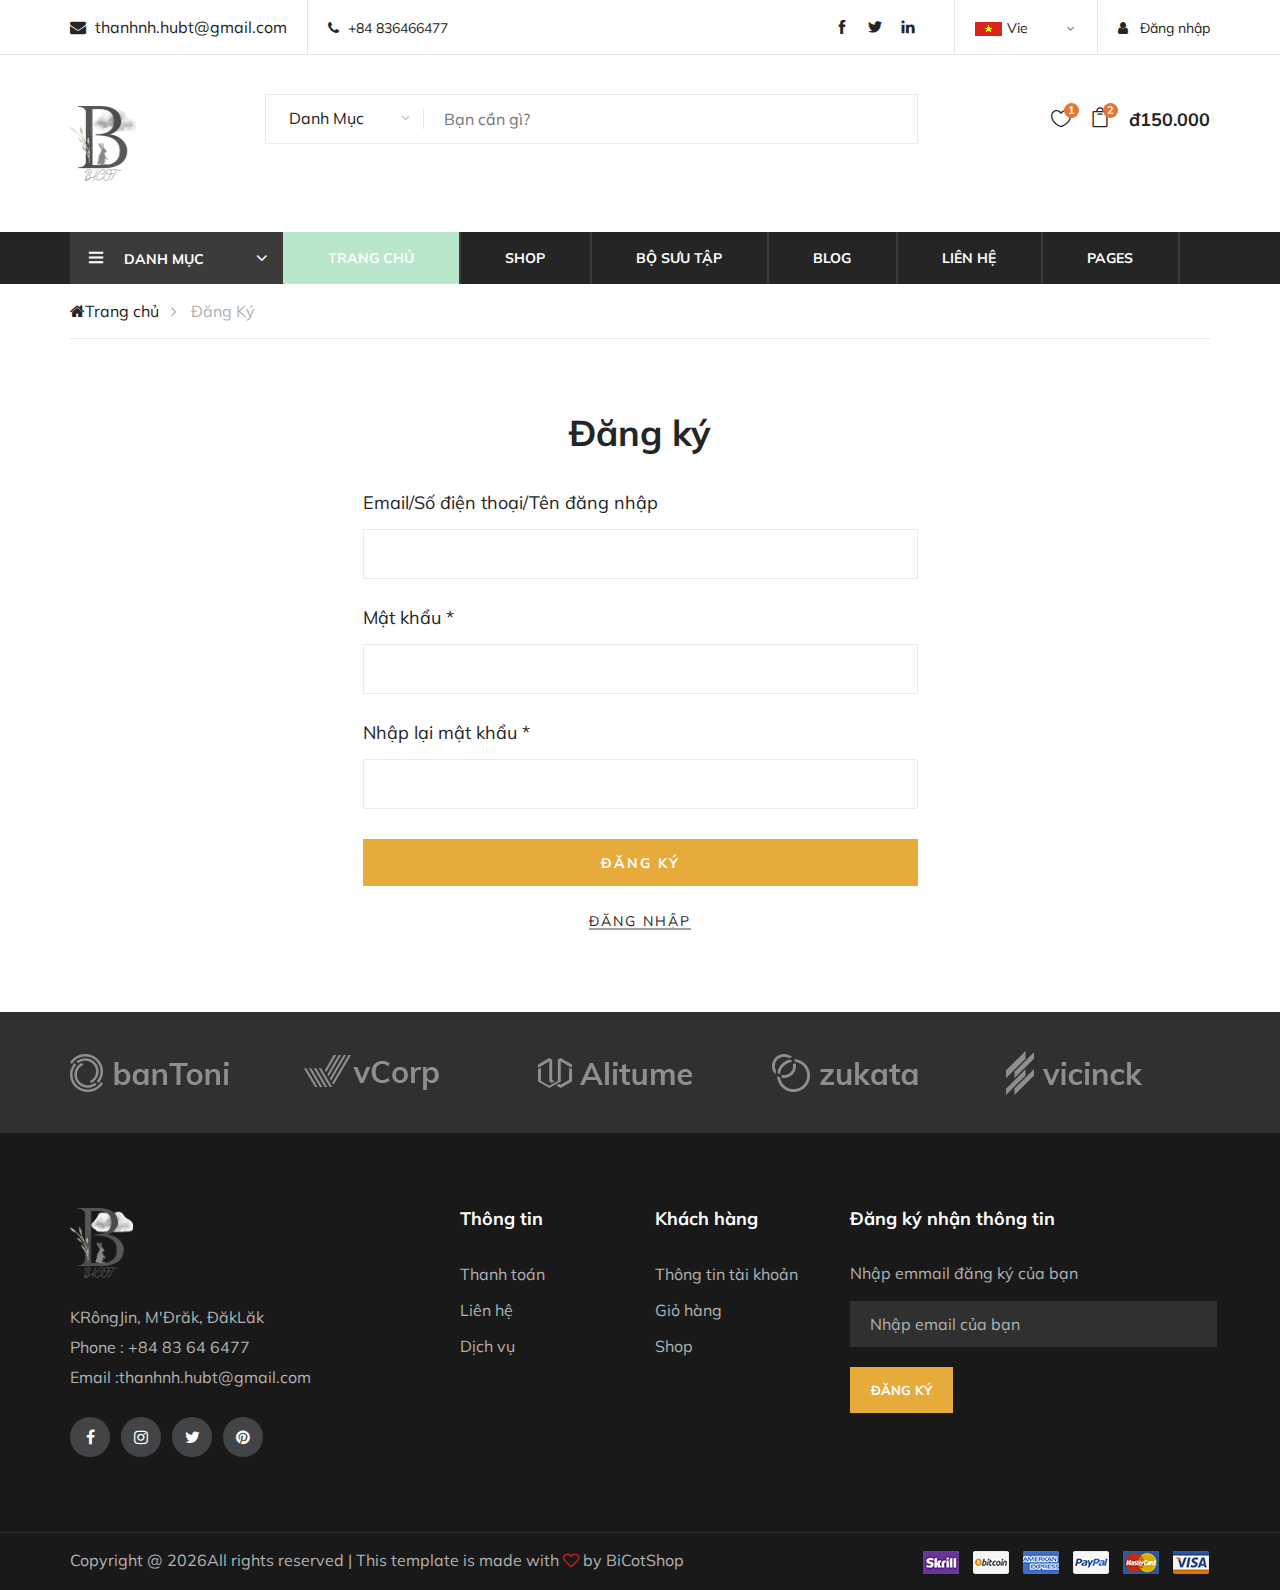
<file: register.html>
<!DOCTYPE html>
<html lang="zxx">

    <head>
        <meta charset="UTF-8">
        <meta name="description" content="codelean Template">
        <meta name="keywords" content="codelean, unica, creative, html">
        <meta name="viewport" content="width=device-width, initial-scale=1.0">
        <meta http-equiv="X-UA-Compatible" content="ie=edge">
        <link rel="shortcut icon" type="image/png" href="./img/BICOT_free-file.png"/>
        <title>BiCotShop</title>

        <!-- Google Font -->
        <link href="https://fonts.googleapis.com/css?family=Muli:300,400,500,600,700,800,900&display=swap" rel="stylesheet">

        <!-- Css Styles -->
        <link rel="stylesheet" href="css/bootstrap.min.css" type="text/css">
        <link rel="stylesheet" href="css/font-awesome.min.css" type="text/css">
        <link rel="stylesheet" href="css/themify-icons.css" type="text/css">
        <link rel="stylesheet" href="css/elegant-icons.css" type="text/css">
        <link rel="stylesheet" href="css/owl.carousel.min.css" type="text/css">
        <link rel="stylesheet" href="css/nice-select.css" type="text/css">
        <link rel="stylesheet" href="css/jquery-ui.min.css" type="text/css">
        <link rel="stylesheet" href="css/slicknav.min.css" type="text/css">
        <link rel="stylesheet" href="css/style.css" type="text/css">
    </head>

    <body>

    <!-- Start coding here -->

    <!--Preloader Section Begin-->
    <div class="preloder">
        <div class="loader">
        </div>
    </div>
    <!--Preloader Section Begin-->

    <!--Header Section Begin-->
    <header class="header-section">

        <div class="header-top">
            <div class="container">
                <div class="ht-left">
                    <div class="mail-service">
                        <i class="fa fa-envelope"></i>
                        thanhnh.hubt@gmail.com
                    </div>
                    <div class="phone-service">
                        <i class="fa fa-phone"></i>
                        +84 836466477
                    </div>
                </div>
                <div class="ht-right">
                    <a href="login.html" class="login-panel"><i class="fa fa-user"></i> Đăng nhập</a>
                    <div class="lan-selector">
                        <select class="language_drop" name="countries" id="countries" style="width:300px;">
                            <option value='yu' data-image="img/Flag_of_Vietnam.png" data-title="Vie" data-imagecss="flag yu">Vie</option>
                            <option value='yt' data-image="img/flag-1.jpg" data-title="English" data-imagecss="flag yt">USA</option>
                        </select>
                    </div>
                    <div class="top-social">
                        <a href="#"><i class="ti-facebook"></i></a>
                        <a href="#"><i class="ti-twitter-alt"></i></a>
                        <a href="#"><i class="ti-linkedin"></i></a>
                        <a href="#"><i class="ti-printerest"></i></a>
                    </div>
                </div>
            </div>
        </div>

        <div class="container">
            <div class="inner-header">
                <div class="row">
                    <div class="col-lg-2 col-md-2">
                        <div class="logo">
                            <a href="index.html">
                                <img src="./img/BICOT_free-file.png" height="75" alt="">
                            </a>
                        </div>
                    </div>
                    <div class="col-lg-7 col-md-7">
                        <div class="advanced-search">
                            <button type="button" class="category-btn">Danh Mục</button>
                            <div class="input-group">
                                <input type="text" placeholder="Bạn cần gì?">
                            </div>
                        </div>
                    </div>
                    <div class="col-lg-3 col-md-3 text-right">
                        <ul class="nav-right">
                            <li class="heart-icon">
                                <a href="#">
                                    <i class="icon_heart_alt"></i>
                                    <span>1</span>
                                </a>
                            </li>
                            <li class="cart-icon">
                                <a href="#">
                                    <i class="icon_bag_alt"></i>
                                    <span>2</span>
                                </a>

                                <div class="cart-hover">
                                    <div class="select-items">
                                        <table>
                                            <tbody>
                                            <tr>
                                                <td class="si-pic"><img src="./img/select-product-1.jpg" alt=""></td>
                                                <td class="si-text">
                                                    <div class="product-selected">
                                                        <p>đ60.000 x 1</p>
                                                        <h6>Áo khoác jean hàn quốc</h6>
                                                    </div>
                                                </td>
                                                <td class="si-close">
                                                    <i class="ti-close"></i>
                                                </td>
                                            </tr>
                                            <tr>
                                                <td class="si-pic"><img src="./img/select-product-2.jpg" alt=""></td>
                                                <td class="si-text">
                                                    <div class="product-selected">
                                                        <p>đ60.000 x 1</p>
                                                        <h6>Áo khoác nữ phong cách hàn quốc</h6>
                                                    </div>
                                                </td>
                                                <td class="si-close">
                                                    <i class="ti-close"></i>
                                                </td>
                                            </tr>
                                            </tbody>
                                        </table>
                                    </div>
                                    <div class="select-total">
                                        <span>Tổng thanh toán:</span>
                                        <h5>đ120.000</h5>
                                    </div>
                                    <div class="select-button">
                                        <a href="shopping-cart.html" class="primary-btn view-card">ĐƠN HÀNG CỦA BẠN</a>
                                        <a href="check-out.html" class="primary-btn checkout-btn">THANH TOÁN</a>
                                    </div>
                                </div>
                            </li>
                            <li class="cart-price">đ150.000</li>
                        </ul>
                    </div>
                </div>
            </div>
        </div>
        <div class="nav-item">
            <div class="container">
                <div class="nav-depart">
                    <div class="depart-btn">
                        <i class="ti-menu"></i>
                        <span>Danh mục</span>
                        <ul  class="depart-hover">
                            <li class="active"><a href="#">Đồ Nữ</a></li>
                            <li><a href="#">Đồ Nam</a></li>
                            <li><a href="#">Đồ lót</a></li>
                            <li><a href="#">Đồ trẻ em</a></li>
                            <li><a href="#">Đồ hiệu</a></li>
                            <li><a href="#">Luxury Brand</a></li>
                            <li><a href="#">Brand Outdoor</a></li>
                            <li><a href="#"></a>Giày</li>
                        </ul>
                    </div>
                </div>
                <nav class="nav-menu mobile-menu">
                    <ul>
                        <li class="active"><a href="index.html">Trang chủ</a></li>
                        <li><a href="shop.html">Shop</a></li>
                        <li><a href="">Bộ sưu tập</a>
                            <ul class="dropdown">
                                <li><a href="">Nam</a></li>
                                <li><a href="">Nữ</a></li>
                                <li><a href="">Trẻ em</a></li>
                            </ul>
                        </li>
                        <li><a href="blog.html">Blog</a></li>
                        <li><a href="contact.html">Liên hệ</a></li>
                        <li><a href="#">Pages</a>
                            <ul class="dropdown">
                                <li><a href="blog-details.html">Blog Details</a></li>
                                <li><a href="shopping-cart.html">Giỏ hàng</a></li>
                                <li><a href="check-out.html">Thanh toán</a></li>
                                <li><a href="faq.html">Câu hỏi thường gặp</a></li>
                                <li><a href="register.html">Đăng ký</a></li>
                                <li><a href="login.html">Đăng nhập</a></li>
                            </ul>
                        </li>
                    </ul>
                </nav>
                <div id="mobile-menu-wrap"></div>
            </div>
        </div>

    </header>
    <!--Header Section End-->

    <!--Breadcrumb Section Begin-->
    <div class="breadcrumb-section">
        <div class="container">
            <div class="row">
                <div class="col-lg-12">
                    <div class="breadcrumb-text">
                        <a href="index.html"><i class="fa fa-home"></i>Trang chủ</a>
                        <span>Đăng Ký</span>
                    </div>
                </div>
            </div>
        </div>
    </div>
    <!--Breadcrumb Section End-->

    <!--  Register Section Begin  -->
    <div class="register-login-section spad">
        <div class="container">
            <div class="row">
                <div class="col-lg-6 offset-lg-3">
                    <div class="register-form">
                        <h2>Đăng ký</h2>
                        <form action="#">
                            <div class="group-input">
                                <label for="username">Email/Số điện thoại/Tên đăng nhập</label>
                                <input type="text" id="username">
                            </div>
                            <div class="group-input">
                                <label for="pass">Mật khẩu *</label>
                                <input type="text" id="pass">
                            </div>
                            <div class="group-input">
                                <label for="con-pass">Nhập lại mật khẩu *</label>
                                <input type="text" id="con-pass">
                            </div>
                            <button type="submit" class="site-btn register-btn">Đăng ký</button>
                        </form>
                        <div class="switch-login">
                            <a href="login.html.html" class="or-login">Đăng nhập</a>
                        </div>
                    </div>
                </div>
            </div>
        </div>
    </div>
    <!--  Register Section End  -->

    <!--  Partner Logo Section Begin  -->
    <div class="partner-logo">
        <div class="container">
            <div class="logo-carousel owl-carousel">
                <div class="logo-item">
                    <div class="tablecell-inner">
                        <img src="img/logo-carousel/logo-1.png" alt="">
                    </div>
                </div>
                <div class="logo-item">
                    <div class="tablecell-inner">
                        <img src="img/logo-carousel/logo-2.png" alt="">
                    </div>
                </div>
                <div class="logo-item">
                    <div class="tablecell-inner">
                        <img src="img/logo-carousel/logo-3.png" alt="">
                    </div>
                </div>
                <div class="logo-item">
                    <div class="tablecell-inner">
                        <img src="img/logo-carousel/logo-4.png" alt="">
                    </div>
                </div>
                <div class="logo-item">
                    <div class="tablecell-inner">
                        <img src="img/logo-carousel/logo-5.png" alt="">
                    </div>
                </div>
            </div>
        </div>
    </div>
    <!--  Partner Logo Section End  -->

    <!--  Footer Section Begin  -->
    <footer class="footer-section">

        <div class="container">
            <div class="row">
                <div class="col-lg-3">
                    <div class="footer-left">
                        <div class="footer-logo">
                            <a href="index.html">
                                <img src="./img/BICOT_free-file.png" height="70" alt="">
                            </a>
                        </div>
                        <ul>
                            <li>KRôngJin, M'Đrăk, ĐăkLăk </li>
                            <li>Phone : +84 83 64 6477</li>
                            <li>Email :thanhnh.hubt@gmail.com</li>
                        </ul>
                        <div class="footer-social">
                            <a href="#"><i class="fa fa-facebook"></i></a>
                            <a href="#"><i class="fa fa-instagram"></i></a>
                            <a href="#"><i class="fa fa-twitter"></i></a>
                            <a href="#"><i class="fa fa-pinterest"></i></a>
                        </div>
                    </div>
                </div>
                <div class="col-lg-2 offset-lg-1">
                    <div class="footer-widget">
                        <h5>Thông tin</h5>
                        <ul>
                            <li><a href=""></a></li>
                            <li><a href="">Thanh toán</a></li>
                            <li><a href="">Liên hệ</a></li>
                            <li><a href="">Dịch vụ</a></li>
                        </ul>
                    </div>
                </div>
                <div class="col-lg-2">
                    <div class="footer-widget">
                        <h5>Khách hàng</h5>
                        <ul>
                            <li><a href="">Thông tin tài khoản</a></li>
                            <li><a href="">Giỏ hàng</a></li>
                            <li><a href="">Shop</a></li>
                        </ul>
                    </div>
                </div>
                <div class="col-lg-4">
                    <div class="newslatter-item">
                        <h5>Đăng ký nhận thông tin</h5>
                        <p>Nhập emmail đăng ký của bạn</p>
                        <form action="#" class="subscribe-form">
                            <input type="text" placeholder="Nhập email của bạn" name="" id="">
                            <button type="button">Đăng ký</button>
                        </form>
                    </div>
                </div>
            </div>
        </div>
        <div class="copyright-reserved">
            <div class="container">
                <div class="row">
                    <div class="col-lg-12">
                        <div class="copyright-text">
                            Copyright @ <script>document.write(new Date().getFullYear());</script>All rights reserved | This template is made with <i class="fa fa-heart-o" aria-hidden="true"></i> by
                            <a href="#">BiCotShop</a>
                        </div>
                        <div class="payment-pic">
                            <img src="/img/payment-method.png" alt="">
                        </div>
                    </div>
                </div>
            </div>
        </div>
    </footer>
    <!--  Footer Section End  -->

    <!-- Js Plugins -->
    <script src="js/jquery-3.3.1.min.js"></script>
    <script src="js/bootstrap.min.js"></script>
    <script src="js/jquery-ui.min.js"></script>
    <script src="js/jquery.countdown.min.js"></script>
    <script src="js/jquery.nice-select.min.js"></script>
    <script src="js/jquery.zoom.min.js"></script>
    <script src="js/jquery.dd.min.js"></script>
    <script src="js/jquery.slicknav.js"></script>
    <script src="js/owl.carousel.min.js"></script>
    <script src="js/main.js"></script>
</body>

</html>
</file>
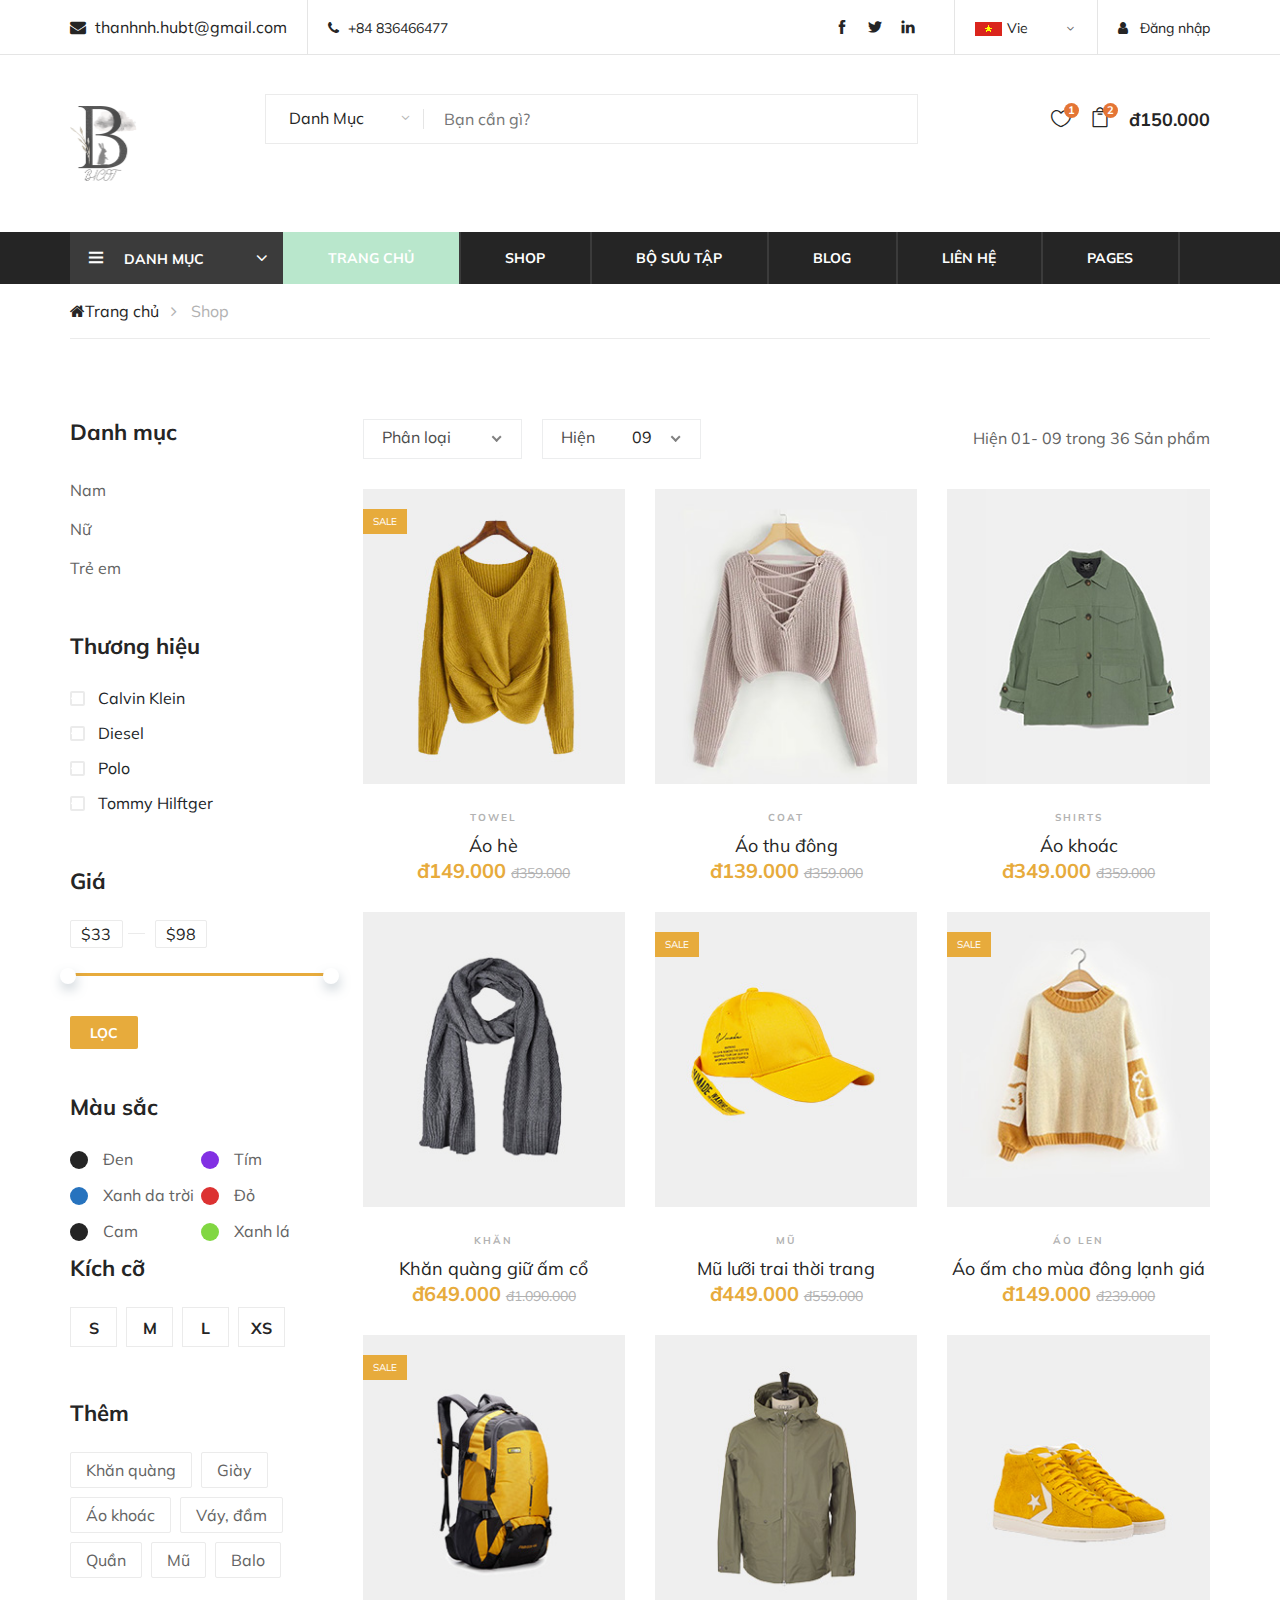
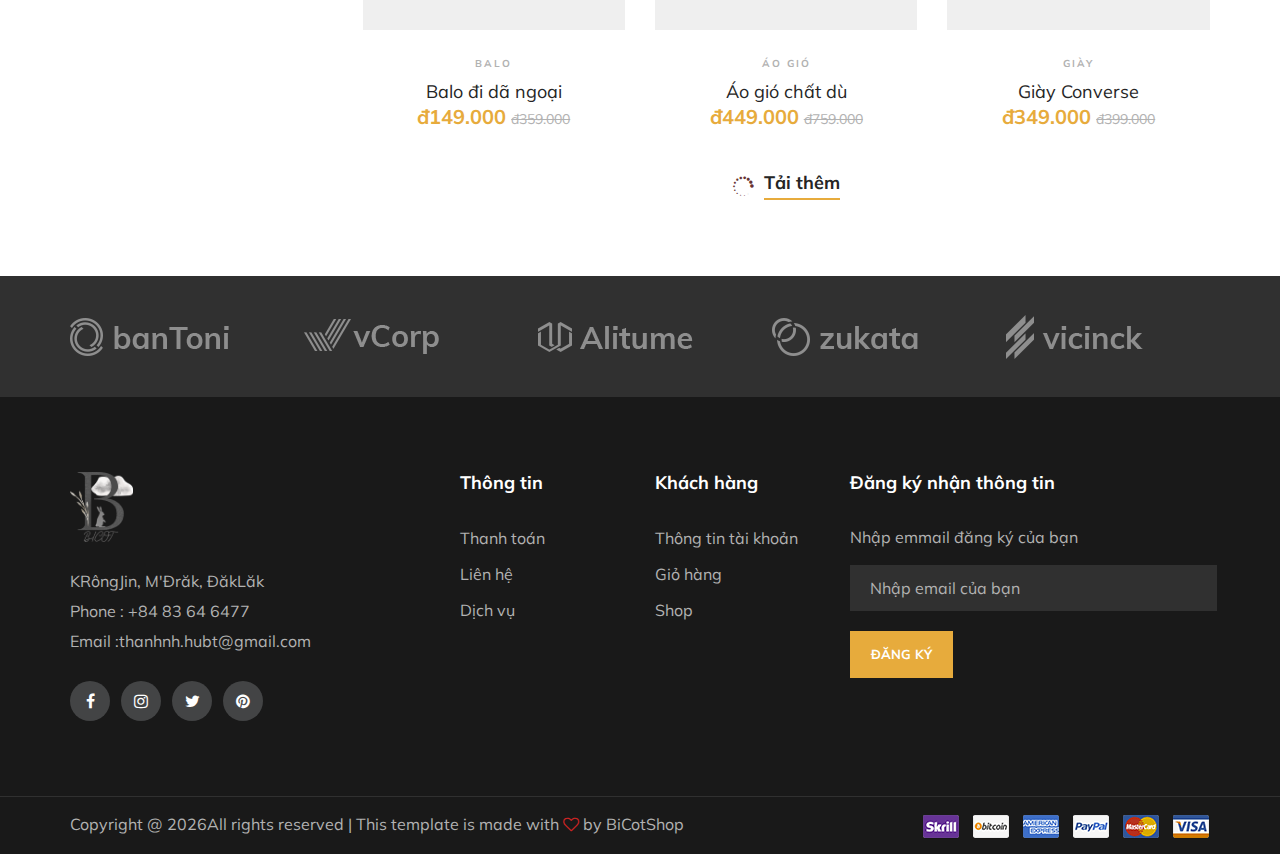
<file: shop.html>
<!DOCTYPE html>
<html lang="zxx">
    
    <head>
        <meta charset="UTF-8">
        <meta name="description" content="codelean Template">
        <meta name="keywords" content="codelean, unica, creative, html">
        <meta name="viewport" content="width=device-width, initial-scale=1.0">
        <meta http-equiv="X-UA-Compatible" content="ie=edge">
        <link rel="shortcut icon" type="image/png" href="./img/BICOT_free-file.png"/>
        <title>BiCotShop</title>
    
        <!-- Google Font -->
        <link href="https://fonts.googleapis.com/css?family=Muli:300,400,500,600,700,800,900&display=swap" rel="stylesheet">
    
        <!-- Css Styles -->
        <link rel="stylesheet" href="css/bootstrap.min.css" type="text/css">
        <link rel="stylesheet" href="css/font-awesome.min.css" type="text/css">
        <link rel="stylesheet" href="css/themify-icons.css" type="text/css">
        <link rel="stylesheet" href="css/elegant-icons.css" type="text/css">
        <link rel="stylesheet" href="css/owl.carousel.min.css" type="text/css">
        <link rel="stylesheet" href="css/nice-select.css" type="text/css">
        <link rel="stylesheet" href="css/jquery-ui.min.css" type="text/css">
        <link rel="stylesheet" href="css/slicknav.min.css" type="text/css">
        <link rel="stylesheet" href="css/style.css" type="text/css">
    </head>
    
    <body>
    
    <!-- Start coding here -->
    
    <!--Preloader Section Begin-->
    <div class="preloder">
        <div class="loader">
        </div>
    </div>
    <!--Preloader Section Begin-->
    
    <!--Header Section Begin-->
    <header class="header-section">
    
        <div class="header-top">
            <div class="container">
                <div class="ht-left">
                    <div class="mail-service">
                        <i class="fa fa-envelope"></i>
                        thanhnh.hubt@gmail.com
                    </div>
                    <div class="phone-service">
                        <i class="fa fa-phone"></i>
                        +84 836466477
                    </div>
                </div>
                <div class="ht-right">
                    <a href="login.html" class="login-panel"><i class="fa fa-user"></i> Đăng nhập</a>
                    <div class="lan-selector">
                        <select class="language_drop" name="countries" id="countries" style="width:300px;">
                            <option value='yu' data-image="img/Flag_of_Vietnam.png" data-title="Vie" data-imagecss="flag yu">Vie</option>
                            <option value='yt' data-image="img/flag-1.jpg" data-title="English" data-imagecss="flag yt">USA</option>
                        </select>
                    </div>
                    <div class="top-social">
                        <a href="#"><i class="ti-facebook"></i></a>
                        <a href="#"><i class="ti-twitter-alt"></i></a>
                        <a href="#"><i class="ti-linkedin"></i></a>
                        <a href="#"><i class="ti-printerest"></i></a>
                    </div>
                </div>
            </div>
        </div>
    
        <div class="container">
            <div class="inner-header">
                <div class="row">
                    <div class="col-lg-2 col-md-2">
                        <div class="logo">
                            <a href="index.html">
                                <img src="./img/BICOT_free-file.png" height="75" alt="">
                            </a>
                        </div>
                    </div>
                    <div class="col-lg-7 col-md-7">
                        <div class="advanced-search">
                            <button type="button" class="category-btn">Danh Mục</button>
                            <div class="input-group">
                                <input type="text" placeholder="Bạn cần gì?">
                            </div>
                        </div>
                    </div>
                    <div class="col-lg-3 col-md-3 text-right">
                        <ul class="nav-right">
                            <li class="heart-icon">
                                <a href="#">
                                    <i class="icon_heart_alt"></i>
                                    <span>1</span>
                                </a>
                            </li>
                            <li class="cart-icon">
                                <a href="#">
                                    <i class="icon_bag_alt"></i>
                                    <span>2</span>
                                </a>
    
                                <div class="cart-hover">
                                    <div class="select-items">
                                        <table>
                                            <tbody>
                                            <tr>
                                                <td class="si-pic"><img src="./img/select-product-1.jpg" alt=""></td>
                                                <td class="si-text">
                                                    <div class="product-selected">
                                                        <p>đ60.000 x 1</p>
                                                        <h6>Áo khoác jean hàn quốc</h6>
                                                    </div>
                                                </td>
                                                <td class="si-close">
                                                    <i class="ti-close"></i>
                                                </td>
                                            </tr>
                                            <tr>
                                                <td class="si-pic"><img src="./img/select-product-2.jpg" alt=""></td>
                                                <td class="si-text">
                                                    <div class="product-selected">
                                                        <p>đ60.000 x 1</p>
                                                        <h6>Áo khoác nữ phong cách hàn quốc</h6>
                                                    </div>
                                                </td>
                                                <td class="si-close">
                                                    <i class="ti-close"></i>
                                                </td>
                                            </tr>
                                            </tbody>
                                        </table>
                                    </div>
                                    <div class="select-total">
                                        <span>Tổng thanh toán:</span>
                                        <h5>đ120.000</h5>
                                    </div>
                                    <div class="select-button">
                                        <a href="shopping-cart.html" class="primary-btn view-card">ĐƠN HÀNG CỦA BẠN</a>
                                        <a href="check-out.html" class="primary-btn checkout-btn">THANH TOÁN</a>
                                    </div>
                                </div>
                            </li>
                            <li class="cart-price">đ150.000</li>
                        </ul>
                    </div>
                </div>
            </div>
        </div>
        <div class="nav-item">
            <div class="container">
                <div class="nav-depart">
                    <div class="depart-btn">
                        <i class="ti-menu"></i>
                        <span>Danh mục</span>
                        <ul  class="depart-hover">
                            <li class="active"><a href="#">Đồ Nữ</a></li>
                            <li><a href="#">Đồ Nam</a></li>
                            <li><a href="#">Đồ lót</a></li>
                            <li><a href="#">Đồ trẻ em</a></li>
                            <li><a href="#">Đồ hiệu</a></li>
                            <li><a href="#">Luxury Brand</a></li>
                            <li><a href="#">Brand Outdoor</a></li>
                            <li><a href="#"></a>Giày</li>
                        </ul>
                    </div>
                </div>
                <nav class="nav-menu mobile-menu">
                    <ul>
                        <li class="active"><a href="index.html">Trang chủ</a></li>
                        <li><a href="shop.html">Shop</a></li>
                        <li><a href="">Bộ sưu tập</a>
                            <ul class="dropdown">
                                <li><a href="">Nam</a></li>
                                <li><a href="">Nữ</a></li>
                                <li><a href="">Trẻ em</a></li>
                            </ul>
                        </li>
                        <li><a href="blog.html">Blog</a></li>
                        <li><a href="contact.html">Liên hệ</a></li>
                        <li><a href="#">Pages</a>
                            <ul class="dropdown">
                                <li><a href="blog-details.html">Blog Details</a></li>
                                <li><a href="shopping-cart.html">Giỏ hàng</a></li>
                                <li><a href="check-out.html">Thanh toán</a></li>
                                <li><a href="faq.html">Câu hỏi thường gặp</a></li>
                                <li><a href="register.html">Đăng ký</a></li>
                                <li><a href="login.html">Đăng nhập</a></li>
                            </ul>
                        </li>
                    </ul>
                </nav>
                <div id="mobile-menu-wrap"></div>
            </div>
        </div>
    
    </header>
    <!--Header Section End-->

    <!--Breadcrumb Section Begin-->
    <div class="breadcrumb-section">
        <div class="container">
            <div class="row">
                <div class="col-lg-12">
                    <div class="breadcrumb-text">
                        <a href="index.html"><i class="fa fa-home"></i>Trang chủ</a>
                        <span>Shop</span>
                    </div>
                </div>

            </div>
        </div>
    </div>
    <!--Breadcrumb Section End-->

    <!-- Product Shop Section Begin  -->
    <section class="product-shop spad">
        <div class="container">
            <div class="row">
                <div class="col-lg-3 col-md-6 col-sm-8 order-2 order-lg-1 produts-sidebar-filter">
                    <div class="filter-widget">
                        <h4 class="fw-title">Danh mục</h4>
                        <ul class="filter-catagories">
                            <li><a href="#">Nam</a></li>
                            <li><a href="#">Nữ</a></li>
                            <li><a href="#">Trẻ em</a></li>
                        </ul>
                    </div>
                    <div class="filter-widget">
                        <h4 class="fw-title">Thương hiệu</h4>
                        <div class="fw-brand-check">
                            <div class="bc-item">
                                <label>
                                    Calvin Klein
                                    <input type="checkbox" id="bc-calvin">
                                    <span class="checkmark"></span>
                                </label>
                            </div>
                            <div class="bc-item">
                                <label>
                                   Diesel
                                    <input type="checkbox" >
                                    <span class="checkmark"></span>
                                </label>
                            </div>
                            <div class="bc-item">
                                <label>
                                    Polo
                                    <input type="checkbox" >
                                    <span class="checkmark"></span>
                                </label>
                            </div>
                            <div class="bc-item">
                                <label>
                                    Tommy Hilftger
                                    <input type="checkbox" >
                                    <span class="checkmark"></span>
                                </label>
                            </div>

                        </div>
                    </div>
                    <div class="filter-widget">
                        <h4 class="fw-title">Giá</h4>
                        <div class="filter-range-wrap">
                            <div class="range-slider">
                                <div class="price-input">
                                    <input type="text" id="minamount">
                                    <input type="text" id="maxamount">
                                </div>
                            </div>
                            <div class="price-range ui-slider ui-corner-all ui-slider-horizontal ui-widget ui-widget-content" data-min="33" data-max="98">
                                <div class="ui-slider-range ui-corner-all ui-widget-header"></div>
                                <span tabindex="0" class="ui-slider-handle ui-corner-all ui-state-default"></span>
                                <span tabindex="0" class="ui-slider-handle ui-corner-all ui-state-default"></span>

                            </div>
                        </div>
                        <a href="#" class="filter-btn">Lọc</a>
                    </div>
                    <div class="filter-widget">
                        <h4 class="fw-title">Màu sắc</h4>
                        <div class="fw-color-choose">
                            <div class="cs-item">
                                <input type="radio" id="cs-black">
                                <label class="cs-black" for="cs-black">Đen</label>
                            </div>
                            <div class="cs-item">
                                <input type="radio" id="cs-violet">
                                <label class="cs-violet" for="cs-violet">Tím</label>
                            </div>
                            <div class="cs-item">
                                <input type="radio" id="cs-blue">
                                <label class="cs-blue" for="cs-blue">Xanh da trời</label>
                            </div>
                            <div class="cs-item">
                                <input type="radio" id="cs-red">
                                <label class="cs-red" for="cs-red">Đỏ</label>
                            </div>
                            <div class="cs-item">
                                <input type="radio" id="cs-orange">
                                <label class="cs-orange" for="cs-orange">Cam</label>
                            </div>
                            <div class="cs-item">
                                <input type="radio" id="cs-green">
                                <label class="cs-green" for="cs-green">Xanh lá</label>
                            </div>

                        </div>
                    </div>
                    <div class="filter-widget">
                        <h4 class="fw-title">Kích cỡ</h4>
                        <div class="fw-size-choose">
                            <div class="sc-item">
                                <input type="radio" id="s-size">
                                <label for="s-size">s</label>
                            </div>
                            <div class="sc-item">
                                <input type="radio" id="m-size">
                                <label for="m-size">m</label>
                            </div>
                            <div class="sc-item">
                                <input type="radio" id="l-size">
                                <label for="l-size">l</label>
                            </div>
                            <div class="sc-item">
                                <input type="radio" id="xs-size">
                                <label for="xs-size">xs</label>
                            </div>

                        </div>
                    </div>
                    <div class="filter-widget">
                        <h4 class="fw-title">Thêm</h4>
                        <div class="fw-tags">
                            <a href="#">Khăn quàng</a>
                            <a href="#">Giày</a>
                            <a href="#">Áo khoác</a>
                            <a href="#">Váy, đầm</a>
                            <a href="#">Quần</a>
                            <a href="#">Mũ</a>
                            <a href="#">Balo</a>
                        </div>
                    </div>
                </div>
                <div class="col-lg-9 order-1 order-lg-2">
                    <div class="product-show-option">
                        <div class="row">
                            <div class="col-lg-7 col-md-7">
                                <div class="select-option">
                                    <select class="sorting">
                                        <option value="">Phân loại</option>
                                    </select>
                                    <select class="p-show">
                                        <option value="">Hiện</option>
                                    </select>
                                </div>
                            </div>
                            <div class="col-lg-5 col-md-5 text-right">
                                <p>Hiện 01- 09 trong 36 Sản phẩm</p>
                            </div>
                        </div>
                        
                    </div>
                    <div class="product-list">
                        <div class="row">
                            <div class="col-lg-4 col-sm-6">
                                <div class="product-item">
                                    <div class="pi-pic">
                                        <img src="img/products/product-1.jpg" alt="">
                                        <div class="sale pp-sale">Sale</div>
                                        <div class="icon">
                                            <i class="icon_heart_alt"></i>
                                        </div>
                                        <ul>
                                            <li class="w-icon active"><a href="#"><i class="icon_bag_alt"></i></a></li>
                                            <li class="quick-view"><a href="product.html">Xem thêm</a></li>
                                            <li class="w-icon"><a href=""><i class="fa fa-random"></i></a></li>
                                        </ul>
                                    </div>
                                    <div class="pi-text">
                                        <div class="catagory-name">Towel</div>
                                        <a href="#">
                                            <h5>Áo hè</h5>
                                        </a>
                                        <div class="product-price">
                                            đ149.000
                                            <span>đ359.000</span>
                                        </div>
                                    </div>
                                </div>
                            </div>
                            <div class="col-lg-4 col-sm-6">
                                <div class="product-item">
                                    <div class="pi-pic">
                                        <img src="img/products/product-2.jpg" alt="">
                                        <div class="icon">
                                            <i class="icon_heart_alt"></i>
                                        </div>
                                        <ul>
                                            <li class="w-icon active"><a href="#"><i class="icon_bag_alt"></i></a></li>
                                            <li class="quick-view"><a href="product.html">Xem thêm</a></li>
                                            <li class="w-icon"><a href=""><i class="fa fa-random"></i></a></li>
                                        </ul>
                                    </div>
                                    <div class="pi-text">
                                        <div class="catagory-name">Coat</div>
                                        <a href="#">
                                            <h5>Áo thu đông</h5>
                                        </a>
                                        <div class="product-price">
                                            đ139.000
                                            <span>đ359.000</span>
                                        </div>
                                    </div>
                                </div>
                            </div>
                            <div class="col-lg-4 col-sm-6">
                                <div class="product-item">
                                    <div class="pi-pic">
                                        <img src="img/products/product-3.jpg" alt="">
                                        <div class="icon">
                                            <i class="icon_heart_alt"></i>
                                        </div>
                                        <ul>
                                            <li class="w-icon active"><a href="#"><i class="icon_bag_alt"></i></a></li>
                                            <li class="quick-view"><a href="product.html">Xem thêm</a></li>
                                            <li class="w-icon"><a href=""><i class="fa fa-random"></i></a></li>
                                        </ul>
                                    </div>
                                    <div class="pi-text">
                                        <div class="catagory-name">Shirts</div>
                                        <a href="#">
                                            <h5>Áo khoác</h5>
                                        </a>
                                        <div class="product-price">
                                            đ349.000
                                            <span>đ359.000</span>
                                        </div>
                                    </div>
                                </div>
                            </div>
                            <div class="col-lg-4 col-sm-6">
                                <div class="product-item">
                                    <div class="pi-pic">
                                        <img src="img/products/product-4.jpg" alt="">
                                        <div class="icon">
                                            <i class="icon_heart_alt"></i>
                                        </div>
                                        <ul>
                                            <li class="w-icon active"><a href="#"><i class="icon_bag_alt"></i></a></li>
                                            <li class="quick-view"><a href="product.html">Xem thêm</a></li>
                                            <li class="w-icon"><a href=""><i class="fa fa-random"></i></a></li>
                                        </ul>
                                    </div>
                                    <div class="pi-text">
                                        <div class="catagory-name">Khăn</div>
                                        <a href="#">
                                            <h5>Khăn quàng giữ ấm cổ</h5>
                                        </a>
                                        <div class="product-price">
                                            đ649.000
                                            <span>đ1.090.000</span>
                                        </div>
                                    </div>
                                </div>
                            </div>
                            <div class="col-lg-4 col-sm-6">
                                <div class="product-item">
                                    <div class="pi-pic">
                                        <img src="img/products/product-5.jpg" alt="">
                                        <div class="sale pp-sale">Sale</div>
                                        <div class="icon">
                                            <i class="icon_heart_alt"></i>
                                        </div>
                                        <ul>
                                            <li class="w-icon active"><a href="#"><i class="icon_bag_alt"></i></a></li>
                                            <li class="quick-view"><a href="product.html">Xem thêm</a></li>
                                            <li class="w-icon"><a href=""><i class="fa fa-random"></i></a></li>
                                        </ul>
                                    </div>
                                    <div class="pi-text">
                                        <div class="catagory-name">Mũ</div>
                                        <a href="#">
                                            <h5>Mũ lưỡi trai thời trang</h5>
                                        </a>
                                        <div class="product-price">
                                            đ449.000
                                            <span>đ559.000</span>
                                        </div>
                                    </div>
                                </div>
                            </div>
                            <div class="col-lg-4 col-sm-6">
                                <div class="product-item">
                                    <div class="pi-pic">
                                        <img src="img/products/product-6.jpg" alt="">
                                        <div class="sale pp-sale">Sale</div>
                                        <div class="icon">
                                            <i class="icon_heart_alt"></i>
                                        </div>
                                        <ul>
                                            <li class="w-icon active"><a href="#"><i class="icon_bag_alt"></i></a></li>
                                            <li class="quick-view"><a href="product.html">Xem thêm</a></li>
                                            <li class="w-icon"><a href=""><i class="fa fa-random"></i></a></li>
                                        </ul>
                                    </div>
                                    <div class="pi-text">
                                        <div class="catagory-name">Áo len</div>
                                        <a href="#">
                                            <h5>Áo ấm cho mùa đông lạnh giá</h5>
                                        </a>
                                        <div class="product-price">
                                            đ149.000
                                            <span>đ239.000</span>
                                        </div>
                                    </div>
                                </div>
                            </div>
                            <div class="col-lg-4 col-sm-6">
                                <div class="product-item">
                                    <div class="pi-pic">
                                        <img src="img/products/product-7.jpg" alt="">
                                        <div class="sale pp-sale">Sale</div>
                                        <div class="icon">
                                            <i class="icon_heart_alt"></i>
                                        </div>
                                        <ul>
                                            <li class="w-icon active"><a href="#"><i class="icon_bag_alt"></i></a></li>
                                            <li class="quick-view"><a href="product.html">Xem thêm</a></li>
                                            <li class="w-icon"><a href=""><i class="fa fa-random"></i></a></li>
                                        </ul>
                                    </div>
                                    <div class="pi-text">
                                        <div class="catagory-name">Balo</div>
                                        <a href="#">
                                            <h5>Balo đi dã ngoại</h5>
                                        </a>
                                        <div class="product-price">
                                            đ149.000
                                            <span>đ359.000</span>
                                        </div>
                                    </div>
                                </div>
                            </div>
                            <div class="col-lg-4 col-sm-6">
                                <div class="product-item">
                                    <div class="pi-pic">
                                        <img src="img/products/product-8.jpg" alt="">
                                        <div class="icon">
                                            <i class="icon_heart_alt"></i>
                                        </div>
                                        <ul>
                                            <li class="w-icon active"><a href="#"><i class="icon_bag_alt"></i></a></li>
                                            <li class="quick-view"><a href="product.html">Xem thêm</a></li>
                                            <li class="w-icon"><a href=""><i class="fa fa-random"></i></a></li>
                                        </ul>
                                    </div>
                                    <div class="pi-text">
                                        <div class="catagory-name">Áo gió</div>
                                        <a href="#">
                                            <h5>Áo gió chất dù</h5>
                                        </a>
                                        <div class="product-price">
                                            đ449.000
                                            <span>đ759.000</span>
                                        </div>
                                    </div>
                                </div>
                            </div>
                            <div class="col-lg-4 col-sm-6">
                                <div class="product-item">
                                    <div class="pi-pic">
                                        <img src="img/products/product-9.jpg" alt="">
                                        <div class="icon">
                                            <i class="icon_heart_alt"></i>
                                        </div>
                                        <ul>
                                            <li class="w-icon active"><a href="#"><i class="icon_bag_alt"></i></a></li>
                                            <li class="quick-view"><a href="product.html">Xem thêm</a></li>
                                            <li class="w-icon"><a href=""><i class="fa fa-random"></i></a></li>
                                        </ul>
                                    </div>
                                    <div class="pi-text">
                                        <div class="catagory-name">Giày</div>
                                        <a href="#">
                                            <h5>Giày Converse</h5>
                                        </a>
                                        <div class="product-price">
                                            đ349.000
                                            <span>đ399.000</span>
                                        </div>
                                    </div>
                                </div>
                            </div>

                        </div>
                    </div>
                    <div class="loading-more">
                        <i class="icon_loading"></i>
                        <a href="#">Tải thêm</a>
                    </div>
                </div>
            </div>
        </div>
    </section>
    <!-- Product Shop Section End  -->

    <!--  Partner Logo Section Begin  -->
    <div class="partner-logo">
        <div class="container">
            <div class="logo-carousel owl-carousel">
                <div class="logo-item">
                    <div class="tablecell-inner">
                        <img src="img/logo-carousel/logo-1.png" alt="">
                    </div>
                </div>
                <div class="logo-item">
                    <div class="tablecell-inner">
                        <img src="img/logo-carousel/logo-2.png" alt="">
                    </div>
                </div>
                <div class="logo-item">
                    <div class="tablecell-inner">
                        <img src="img/logo-carousel/logo-3.png" alt="">
                    </div>
                </div>
                <div class="logo-item">
                    <div class="tablecell-inner">
                        <img src="img/logo-carousel/logo-4.png" alt="">
                    </div>
                </div>
                <div class="logo-item">
                    <div class="tablecell-inner">
                        <img src="img/logo-carousel/logo-5.png" alt="">
                    </div>
                </div>
            </div>
        </div>
    </div>
    <!--  Partner Logo Section End  -->

    <!--  Footer Section Begin  -->
    <footer class="footer-section">

        <div class="container">
            <div class="row">
                <div class="col-lg-3">
                    <div class="footer-left">
                        <div class="footer-logo">
                            <a href="index.html">
                                <img src="./img/BICOT_free-file.png" height="70" alt="">
                            </a>
                        </div>
                        <ul>
                            <li>KRôngJin, M'Đrăk, ĐăkLăk </li>
                            <li>Phone : +84 83 64 6477</li>
                            <li>Email :thanhnh.hubt@gmail.com</li>
                        </ul>
                        <div class="footer-social">
                            <a href="#"><i class="fa fa-facebook"></i></a>
                            <a href="#"><i class="fa fa-instagram"></i></a>
                            <a href="#"><i class="fa fa-twitter"></i></a>
                            <a href="#"><i class="fa fa-pinterest"></i></a>
                        </div>
                    </div>
                </div>
                <div class="col-lg-2 offset-lg-1">
                    <div class="footer-widget">
                        <h5>Thông tin</h5>
                        <ul>
                            <li><a href=""></a></li>
                            <li><a href="">Thanh toán</a></li>
                            <li><a href="">Liên hệ</a></li>
                            <li><a href="">Dịch vụ</a></li>
                        </ul>
                    </div>
                </div>
                <div class="col-lg-2">
                    <div class="footer-widget">
                        <h5>Khách hàng</h5>
                        <ul>
                            <li><a href="">Thông tin tài khoản</a></li>
                            <li><a href="">Giỏ hàng</a></li>
                            <li><a href="">Shop</a></li>
                        </ul>
                    </div>
                </div>
                <div class="col-lg-4">
                    <div class="newslatter-item">
                        <h5>Đăng ký nhận thông tin</h5>
                        <p>Nhập emmail đăng ký của bạn</p>
                        <form action="#" class="subscribe-form">
                            <input type="text" placeholder="Nhập email của bạn" name="" id="">
                            <button type="button">Đăng ký</button>
                        </form>
                    </div>
                </div>
            </div>
        </div>
        <div class="copyright-reserved">
            <div class="container">
                <div class="row">
                    <div class="col-lg-12">
                        <div class="copyright-text">
                            Copyright @ <script>document.write(new Date().getFullYear());</script>All rights reserved | This template is made with <i class="fa fa-heart-o" aria-hidden="true"></i> by
                            <a href="#">BiCotShop</a>
                        </div>
                        <div class="payment-pic">
                            <img src="/img/payment-method.png" alt="">
                        </div>
                    </div>
                </div>
            </div>
        </div>
    </footer>
    <!--  Footer Section End  -->

    <!-- Js Plugins -->
    <script src="js/jquery-3.3.1.min.js"></script>
    <script src="js/bootstrap.min.js"></script>
    <script src="js/jquery-ui.min.js"></script>
    <script src="js/jquery.countdown.min.js"></script>
    <script src="js/jquery.nice-select.min.js"></script>
    <script src="js/jquery.zoom.min.js"></script>
    <script src="js/jquery.dd.min.js"></script>
    <script src="js/jquery.slicknav.js"></script>
    <script src="js/owl.carousel.min.js"></script>
    <script src="js/main.js"></script>
</body>

</html>
</file>
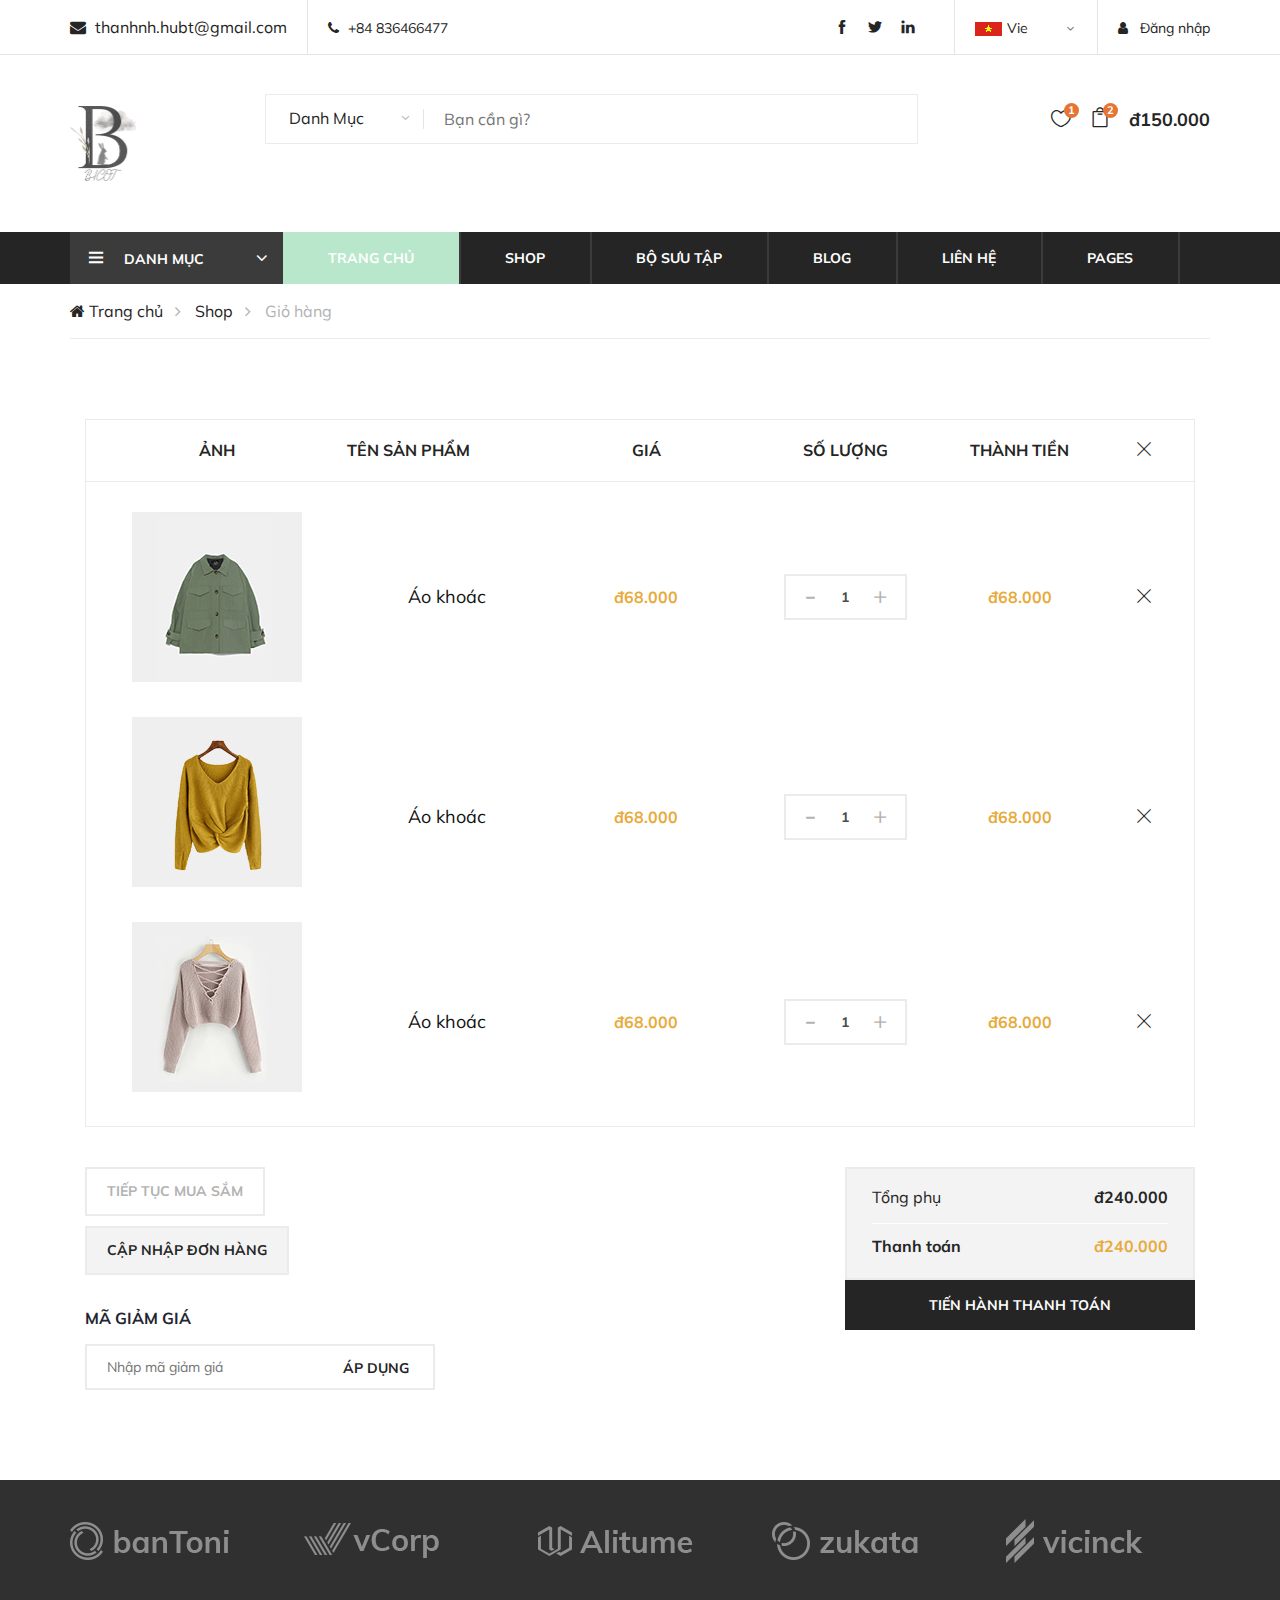
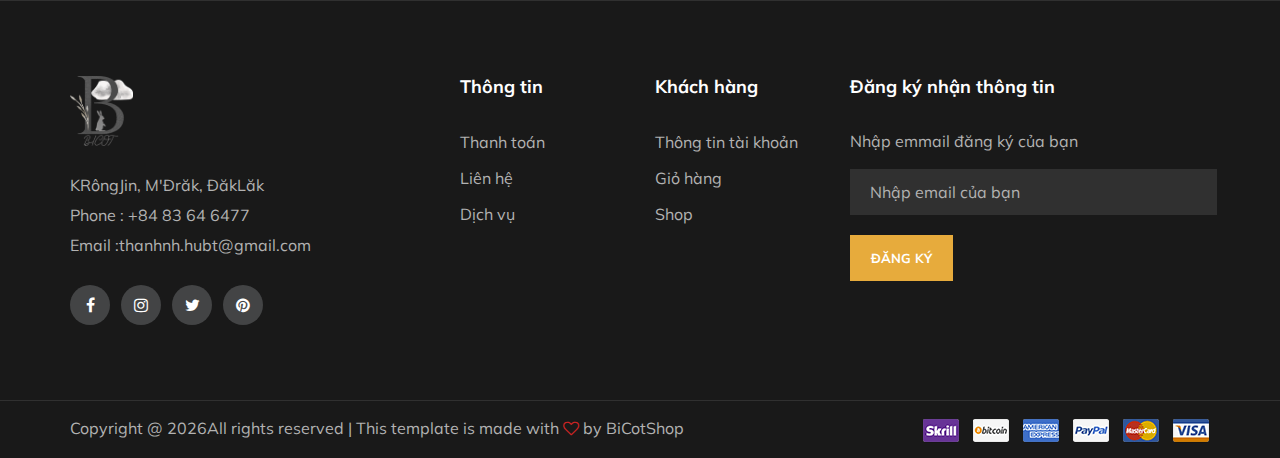
<file: shopping-cart.html>
<!DOCTYPE html>
<html lang="zxx">

    <head>
        <meta charset="UTF-8">
        <meta name="description" content="codelean Template">
        <meta name="keywords" content="codelean, unica, creative, html">
        <meta name="viewport" content="width=device-width, initial-scale=1.0">
        <meta http-equiv="X-UA-Compatible" content="ie=edge">
        <link rel="shortcut icon" type="image/png" href="./img/BICOT_free-file.png"/>
        <title>BiCotShop</title>

        <!-- Google Font -->
        <link href="https://fonts.googleapis.com/css?family=Muli:300,400,500,600,700,800,900&display=swap" rel="stylesheet">

        <!-- Css Styles -->
        <link rel="stylesheet" href="css/bootstrap.min.css" type="text/css">
        <link rel="stylesheet" href="css/font-awesome.min.css" type="text/css">
        <link rel="stylesheet" href="css/themify-icons.css" type="text/css">
        <link rel="stylesheet" href="css/elegant-icons.css" type="text/css">
        <link rel="stylesheet" href="css/owl.carousel.min.css" type="text/css">
        <link rel="stylesheet" href="css/nice-select.css" type="text/css">
        <link rel="stylesheet" href="css/jquery-ui.min.css" type="text/css">
        <link rel="stylesheet" href="css/slicknav.min.css" type="text/css">
        <link rel="stylesheet" href="css/style.css" type="text/css">
    </head>

    <body>

    <!-- Start coding here -->

    <!--Preloader Section Begin-->
    <div class="preloder">
        <div class="loader">
        </div>
    </div>
    <!--Preloader Section Begin-->

    <!--Header Section Begin-->
    <header class="header-section">

        <div class="header-top">
            <div class="container">
                <div class="ht-left">
                    <div class="mail-service">
                        <i class="fa fa-envelope"></i>
                        thanhnh.hubt@gmail.com
                    </div>
                    <div class="phone-service">
                        <i class="fa fa-phone"></i>
                        +84 836466477
                    </div>
                </div>
                <div class="ht-right">
                    <a href="login.html" class="login-panel"><i class="fa fa-user"></i> Đăng nhập</a>
                    <div class="lan-selector">
                        <select class="language_drop" name="countries" id="countries" style="width:300px;">
                            <option value='yu' data-image="img/Flag_of_Vietnam.png" data-title="Vie" data-imagecss="flag yu">Vie</option>
                            <option value='yt' data-image="img/flag-1.jpg" data-title="English" data-imagecss="flag yt">USA</option>
                        </select>
                    </div>
                    <div class="top-social">
                        <a href="#"><i class="ti-facebook"></i></a>
                        <a href="#"><i class="ti-twitter-alt"></i></a>
                        <a href="#"><i class="ti-linkedin"></i></a>
                        <a href="#"><i class="ti-printerest"></i></a>
                    </div>
                </div>
            </div>
        </div>

        <div class="container">
            <div class="inner-header">
                <div class="row">
                    <div class="col-lg-2 col-md-2">
                        <div class="logo">
                            <a href="index.html">
                                <img src="./img/BICOT_free-file.png" height="75" alt="">
                            </a>
                        </div>
                    </div>
                    <div class="col-lg-7 col-md-7">
                        <div class="advanced-search">
                            <button type="button" class="category-btn">Danh Mục</button>
                            <div class="input-group">
                                <input type="text" placeholder="Bạn cần gì?">
                            </div>
                        </div>
                    </div>
                    <div class="col-lg-3 col-md-3 text-right">
                        <ul class="nav-right">
                            <li class="heart-icon">
                                <a href="#">
                                    <i class="icon_heart_alt"></i>
                                    <span>1</span>
                                </a>
                            </li>
                            <li class="cart-icon">
                                <a href="#">
                                    <i class="icon_bag_alt"></i>
                                    <span>2</span>
                                </a>

                                <div class="cart-hover">
                                    <div class="select-items">
                                        <table>
                                            <tbody>
                                            <tr>
                                                <td class="si-pic"><img src="./img/select-product-1.jpg" alt=""></td>
                                                <td class="si-text">
                                                    <div class="product-selected">
                                                        <p>đ60.000 x 1</p>
                                                        <h6>Áo khoác jean hàn quốc</h6>
                                                    </div>
                                                </td>
                                                <td class="si-close">
                                                    <i class="ti-close"></i>
                                                </td>
                                            </tr>
                                            <tr>
                                                <td class="si-pic"><img src="./img/select-product-2.jpg" alt=""></td>
                                                <td class="si-text">
                                                    <div class="product-selected">
                                                        <p>đ60.000 x 1</p>
                                                        <h6>Áo khoác nữ phong cách hàn quốc</h6>
                                                    </div>
                                                </td>
                                                <td class="si-close">
                                                    <i class="ti-close"></i>
                                                </td>
                                            </tr>
                                            </tbody>
                                        </table>
                                    </div>
                                    <div class="select-total">
                                        <span>Tổng thanh toán:</span>
                                        <h5>đ120.000</h5>
                                    </div>
                                    <div class="select-button">
                                        <a href="shopping-cart.html" class="primary-btn view-card">ĐƠN HÀNG CỦA BẠN</a>
                                        <a href="check-out.html" class="primary-btn checkout-btn">THANH TOÁN</a>
                                    </div>
                                </div>
                            </li>
                            <li class="cart-price">đ150.000</li>
                        </ul>
                    </div>
                </div>
            </div>
        </div>
        <div class="nav-item">
            <div class="container">
                <div class="nav-depart">
                    <div class="depart-btn">
                        <i class="ti-menu"></i>
                        <span>Danh mục</span>
                        <ul  class="depart-hover">
                            <li class="active"><a href="#">Đồ Nữ</a></li>
                            <li><a href="#">Đồ Nam</a></li>
                            <li><a href="#">Đồ lót</a></li>
                            <li><a href="#">Đồ trẻ em</a></li>
                            <li><a href="#">Đồ hiệu</a></li>
                            <li><a href="#">Luxury Brand</a></li>
                            <li><a href="#">Brand Outdoor</a></li>
                            <li><a href="#"></a>Giày</li>
                        </ul>
                    </div>
                </div>
                <nav class="nav-menu mobile-menu">
                    <ul>
                        <li class="active"><a href="index.html">Trang chủ</a></li>
                        <li><a href="shop.html">Shop</a></li>
                        <li><a href="">Bộ sưu tập</a>
                            <ul class="dropdown">
                                <li><a href="">Nam</a></li>
                                <li><a href="">Nữ</a></li>
                                <li><a href="">Trẻ em</a></li>
                            </ul>
                        </li>
                        <li><a href="blog.html">Blog</a></li>
                        <li><a href="contact.html">Liên hệ</a></li>
                        <li><a href="#">Pages</a>
                            <ul class="dropdown">
                                <li><a href="blog-details.html">Blog Details</a></li>
                                <li><a href="shopping-cart.html">Giỏ hàng</a></li>
                                <li><a href="check-out.html">Thanh toán</a></li>
                                <li><a href="faq.html">Câu hỏi thường gặp</a></li>
                                <li><a href="register.html">Đăng ký</a></li>
                                <li><a href="login.html">Đăng nhập</a></li>
                            </ul>
                        </li>
                    </ul>
                </nav>
                <div id="mobile-menu-wrap"></div>
            </div>
        </div>

    </header>
    <!--Header Section End-->

    <!--Breadcrumb Section Begin-->
    <div class="breadcrumb-section">
        <div class="container">
            <div class="row">
                <div class="col-lg-12">
                    <div class="breadcrumb-text">
                        <a href="./home.html"><i class="fa fa-home"></i> Trang chủ</a>
                        <a href="./shop.html">Shop</a>
                        <span>Giỏ hàng</span>
                    </div>
                </div>

            </div>
        </div>
    </div>
    <!--Breadcrumb Section End-->

    <!-- Shopping Cart Section Begin   -->
    <div class="shopping-cart spad">
        <div class="row">
            <div class="container">
                <div class="col-lg-12">
                    <div class="cart-table">
                        <table>
                            <thead>
                            <tr>
                                <th>Ảnh</th>
                                <th class="p-name">Tên sản phẩm</th>
                                <th>Giá</th>
                                <th>Số lượng</th>
                                <th>Thành tiền</th>
                                <th><i class="ti-close"></i></th>
                            </tr>
                            </thead>
                            <tbody>
                            <tr>
                                <td class="cart-pic first-row"><img src="img/cart-page/product-1.jpg" alt=""></td>
                                <td class="p-price first-row">
                                    <h5>Áo khoác </h5>
                                </td>
                                <td class="p-price first-row">đ68.000</td>
                                <td class="qua-col first-row">
                                    <div class="quantity">
                                        <div class="pro-qty">
                                            <input type="text" value="1">
                                        </div>
                                    </div>
                                </td>
                                <td class="total-price first-row">đ68.000</td>
                                <td class="close-td first-row"><i class="ti-close"></i></td>
                            </tr>
                            <tr>
                                <td class="cart-pic"><img src="img/cart-page/product-2.jpg" alt=""></td>
                                <td class="p-price first-row">
                                    <h5>Áo khoác </h5>
                                </td>
                                <td class="p-price first-row">đ68.000</td>
                                <td class="qua-col first-row">
                                    <div class="quantity">
                                        <div class="pro-qty">
                                            <input type="text" value="1">
                                        </div>
                                    </div>
                                </td>
                                <td class="total-price first-row">đ68.000</td>
                                <td class="close-td first-row"><i class="ti-close"></i></td>
                            </tr>
                            <tr>
                                <td class="cart-pic"><img src="img/cart-page/product-3.jpg" alt=""></td>
                                <td class="p-price first-row">
                                    <h5>Áo khoác </h5>
                                </td>
                                <td class="p-price first-row">đ68.000</td>
                                <td class="qua-col first-row">
                                    <div class="quantity">
                                        <div class="pro-qty">
                                            <input type="text" value="1">
                                        </div>
                                    </div>
                                </td>
                                <td class="total-price first-row">đ68.000</td>
                                <td class="close-td first-row"><i class="ti-close"></i></td>
                            </tr>
                            </tbody>
                        </table>
                    </div>
                    <div class="row">
                        <div class="col-lg-4">
                            <div class="cart-buttons">
                                <a href="shop.html" class="primary-btn continue-shop">Tiếp tục mua sắm</a>
                                <a href="#" class="primary-btn up-cart">Cập nhập đơn hàng</a>
                            </div>
                            <div class="discount-coupon">
                                <h6>Mã giảm giá</h6>
                                <form action="#" class="coupon-form">
                                    <input type="text" placeholder="Nhập mã giảm giá">
                                    <button type="submit" class="site-btn coupon-btn">Áp dụng</button>
                                </form>
                            </div>
                        </div>
                        <div class="col-lg-4 offset-lg-4">
                            <div class="proceed-checkout">
                                <ul>
                                    <li class="subtotal">Tổng phụ <span>đ240.000</span></li>
                                    <li class="cart-total">Thanh toán <span>đ240.000</span></li>
                                </ul>
                                <a href="check-out.html" class="proceed-btn">Tiến hành thanh toán</a>
                            </div>
                        </div>
                    </div>
                </div>
            </div>
        </div>
    </div>
    <!-- Shopping Cart Section Begin   -->


    <!--  Partner Logo Section Begin  -->
    <div class="partner-logo">
        <div class="container">
            <div class="logo-carousel owl-carousel">
                <div class="logo-item">
                    <div class="tablecell-inner">
                        <img src="img/logo-carousel/logo-1.png" alt="">
                    </div>
                </div>
                <div class="logo-item">
                    <div class="tablecell-inner">
                        <img src="img/logo-carousel/logo-2.png" alt="">
                    </div>
                </div>
                <div class="logo-item">
                    <div class="tablecell-inner">
                        <img src="img/logo-carousel/logo-3.png" alt="">
                    </div>
                </div>
                <div class="logo-item">
                    <div class="tablecell-inner">
                        <img src="img/logo-carousel/logo-4.png" alt="">
                    </div>
                </div>
                <div class="logo-item">
                    <div class="tablecell-inner">
                        <img src="img/logo-carousel/logo-5.png" alt="">
                    </div>
                </div>
            </div>
        </div>
    </div>
    <!--  Partner Logo Section End  -->

    <!--  Footer Section Begin  -->
    <footer class="footer-section">

        <div class="container">
            <div class="row">
                <div class="col-lg-3">
                    <div class="footer-left">
                        <div class="footer-logo">
                            <a href="index.html">
                                <img src="./img/BICOT_free-file.png" height="70" alt="">
                            </a>
                        </div>
                        <ul>
                            <li>KRôngJin, M'Đrăk, ĐăkLăk </li>
                            <li>Phone : +84 83 64 6477</li>
                            <li>Email :thanhnh.hubt@gmail.com</li>
                        </ul>
                        <div class="footer-social">
                            <a href="#"><i class="fa fa-facebook"></i></a>
                            <a href="#"><i class="fa fa-instagram"></i></a>
                            <a href="#"><i class="fa fa-twitter"></i></a>
                            <a href="#"><i class="fa fa-pinterest"></i></a>
                        </div>
                    </div>
                </div>
                <div class="col-lg-2 offset-lg-1">
                    <div class="footer-widget">
                        <h5>Thông tin</h5>
                        <ul>
                            <li><a href=""></a></li>
                            <li><a href="">Thanh toán</a></li>
                            <li><a href="">Liên hệ</a></li>
                            <li><a href="">Dịch vụ</a></li>
                        </ul>
                    </div>
                </div>
                <div class="col-lg-2">
                    <div class="footer-widget">
                        <h5>Khách hàng</h5>
                        <ul>
                            <li><a href="">Thông tin tài khoản</a></li>
                            <li><a href="">Giỏ hàng</a></li>
                            <li><a href="">Shop</a></li>
                        </ul>
                    </div>
                </div>
                <div class="col-lg-4">
                    <div class="newslatter-item">
                        <h5>Đăng ký nhận thông tin</h5>
                        <p>Nhập emmail đăng ký của bạn</p>
                        <form action="#" class="subscribe-form">
                            <input type="text" placeholder="Nhập email của bạn" name="" id="">
                            <button type="button">Đăng ký</button>
                        </form>
                    </div>
                </div>
            </div>
        </div>
        <div class="copyright-reserved">
            <div class="container">
                <div class="row">
                    <div class="col-lg-12">
                        <div class="copyright-text">
                            Copyright @ <script>document.write(new Date().getFullYear());</script>All rights reserved | This template is made with <i class="fa fa-heart-o" aria-hidden="true"></i> by
                            <a href="#">BiCotShop</a>
                        </div>
                        <div class="payment-pic">
                            <img src="/img/payment-method.png" alt="">
                        </div>
                    </div>
                </div>
            </div>
        </div>
    </footer>
    <!--  Footer Section End  -->

    <!-- Js Plugins -->
    <script src="js/jquery-3.3.1.min.js"></script>
    <script src="js/bootstrap.min.js"></script>
    <script src="js/jquery-ui.min.js"></script>
    <script src="js/jquery.countdown.min.js"></script>
    <script src="js/jquery.nice-select.min.js"></script>
    <script src="js/jquery.zoom.min.js"></script>
    <script src="js/jquery.dd.min.js"></script>
    <script src="js/jquery.slicknav.js"></script>
    <script src="js/owl.carousel.min.js"></script>
    <script src="js/main.js"></script>
</body>

</html>
</file>
<file: css/themify-icons.css>
@font-face {
	font-family: 'themify';
	src:url('../fonts/themify.eot?-fvbane');
	src:url('../fonts/themify.eot?#iefix-fvbane') format('embedded-opentype'),
		url('../fonts/themify.woff?-fvbane') format('woff'),
		url('../fonts/themify.ttf?-fvbane') format('truetype'),
		url('../fonts/themify.svg?-fvbane#themify') format('svg');
	font-weight: normal;
	font-style: normal;
}

[class^="ti-"], [class*=" ti-"] {
	font-family: 'themify';
	speak: none;
	font-style: normal;
	font-weight: normal;
	font-variant: normal;
	text-transform: none;
	line-height: 1;

	/* Better Font Rendering =========== */
	-webkit-font-smoothing: antialiased;
	-moz-osx-font-smoothing: grayscale;
}

.ti-wand:before {
	content: "\e600";
}
.ti-volume:before {
	content: "\e601";
}
.ti-user:before {
	content: "\e602";
}
.ti-unlock:before {
	content: "\e603";
}
.ti-unlink:before {
	content: "\e604";
}
.ti-trash:before {
	content: "\e605";
}
.ti-thought:before {
	content: "\e606";
}
.ti-target:before {
	content: "\e607";
}
.ti-tag:before {
	content: "\e608";
}
.ti-tablet:before {
	content: "\e609";
}
.ti-star:before {
	content: "\e60a";
}
.ti-spray:before {
	content: "\e60b";
}
.ti-signal:before {
	content: "\e60c";
}
.ti-shopping-cart:before {
	content: "\e60d";
}
.ti-shopping-cart-full:before {
	content: "\e60e";
}
.ti-settings:before {
	content: "\e60f";
}
.ti-search:before {
	content: "\e610";
}
.ti-zoom-in:before {
	content: "\e611";
}
.ti-zoom-out:before {
	content: "\e612";
}
.ti-cut:before {
	content: "\e613";
}
.ti-ruler:before {
	content: "\e614";
}
.ti-ruler-pencil:before {
	content: "\e615";
}
.ti-ruler-alt:before {
	content: "\e616";
}
.ti-bookmark:before {
	content: "\e617";
}
.ti-bookmark-alt:before {
	content: "\e618";
}
.ti-reload:before {
	content: "\e619";
}
.ti-plus:before {
	content: "\e61a";
}
.ti-pin:before {
	content: "\e61b";
}
.ti-pencil:before {
	content: "\e61c";
}
.ti-pencil-alt:before {
	content: "\e61d";
}
.ti-paint-roller:before {
	content: "\e61e";
}
.ti-paint-bucket:before {
	content: "\e61f";
}
.ti-na:before {
	content: "\e620";
}
.ti-mobile:before {
	content: "\e621";
}
.ti-minus:before {
	content: "\e622";
}
.ti-medall:before {
	content: "\e623";
}
.ti-medall-alt:before {
	content: "\e624";
}
.ti-marker:before {
	content: "\e625";
}
.ti-marker-alt:before {
	content: "\e626";
}
.ti-arrow-up:before {
	content: "\e627";
}
.ti-arrow-right:before {
	content: "\e628";
}
.ti-arrow-left:before {
	content: "\e629";
}
.ti-arrow-down:before {
	content: "\e62a";
}
.ti-lock:before {
	content: "\e62b";
}
.ti-location-arrow:before {
	content: "\e62c";
}
.ti-link:before {
	content: "\e62d";
}
.ti-layout:before {
	content: "\e62e";
}
.ti-layers:before {
	content: "\e62f";
}
.ti-layers-alt:before {
	content: "\e630";
}
.ti-key:before {
	content: "\e631";
}
.ti-import:before {
	content: "\e632";
}
.ti-image:before {
	content: "\e633";
}
.ti-heart:before {
	content: "\e634";
}
.ti-heart-broken:before {
	content: "\e635";
}
.ti-hand-stop:before {
	content: "\e636";
}
.ti-hand-open:before {
	content: "\e637";
}
.ti-hand-drag:before {
	content: "\e638";
}
.ti-folder:before {
	content: "\e639";
}
.ti-flag:before {
	content: "\e63a";
}
.ti-flag-alt:before {
	content: "\e63b";
}
.ti-flag-alt-2:before {
	content: "\e63c";
}
.ti-eye:before {
	content: "\e63d";
}
.ti-export:before {
	content: "\e63e";
}
.ti-exchange-vertical:before {
	content: "\e63f";
}
.ti-desktop:before {
	content: "\e640";
}
.ti-cup:before {
	content: "\e641";
}
.ti-crown:before {
	content: "\e642";
}
.ti-comments:before {
	content: "\e643";
}
.ti-comment:before {
	content: "\e644";
}
.ti-comment-alt:before {
	content: "\e645";
}
.ti-close:before {
	content: "\e646";
}
.ti-clip:before {
	content: "\e647";
}
.ti-angle-up:before {
	content: "\e648";
}
.ti-angle-right:before {
	content: "\e649";
}
.ti-angle-left:before {
	content: "\e64a";
}
.ti-angle-down:before {
	content: "\e64b";
}
.ti-check:before {
	content: "\e64c";
}
.ti-check-box:before {
	content: "\e64d";
}
.ti-camera:before {
	content: "\e64e";
}
.ti-announcement:before {
	content: "\e64f";
}
.ti-brush:before {
	content: "\e650";
}
.ti-briefcase:before {
	content: "\e651";
}
.ti-bolt:before {
	content: "\e652";
}
.ti-bolt-alt:before {
	content: "\e653";
}
.ti-blackboard:before {
	content: "\e654";
}
.ti-bag:before {
	content: "\e655";
}
.ti-move:before {
	content: "\e656";
}
.ti-arrows-vertical:before {
	content: "\e657";
}
.ti-arrows-horizontal:before {
	content: "\e658";
}
.ti-fullscreen:before {
	content: "\e659";
}
.ti-arrow-top-right:before {
	content: "\e65a";
}
.ti-arrow-top-left:before {
	content: "\e65b";
}
.ti-arrow-circle-up:before {
	content: "\e65c";
}
.ti-arrow-circle-right:before {
	content: "\e65d";
}
.ti-arrow-circle-left:before {
	content: "\e65e";
}
.ti-arrow-circle-down:before {
	content: "\e65f";
}
.ti-angle-double-up:before {
	content: "\e660";
}
.ti-angle-double-right:before {
	content: "\e661";
}
.ti-angle-double-left:before {
	content: "\e662";
}
.ti-angle-double-down:before {
	content: "\e663";
}
.ti-zip:before {
	content: "\e664";
}
.ti-world:before {
	content: "\e665";
}
.ti-wheelchair:before {
	content: "\e666";
}
.ti-view-list:before {
	content: "\e667";
}
.ti-view-list-alt:before {
	content: "\e668";
}
.ti-view-grid:before {
	content: "\e669";
}
.ti-uppercase:before {
	content: "\e66a";
}
.ti-upload:before {
	content: "\e66b";
}
.ti-underline:before {
	content: "\e66c";
}
.ti-truck:before {
	content: "\e66d";
}
.ti-timer:before {
	content: "\e66e";
}
.ti-ticket:before {
	content: "\e66f";
}
.ti-thumb-up:before {
	content: "\e670";
}
.ti-thumb-down:before {
	content: "\e671";
}
.ti-text:before {
	content: "\e672";
}
.ti-stats-up:before {
	content: "\e673";
}
.ti-stats-down:before {
	content: "\e674";
}
.ti-split-v:before {
	content: "\e675";
}
.ti-split-h:before {
	content: "\e676";
}
.ti-smallcap:before {
	content: "\e677";
}
.ti-shine:before {
	content: "\e678";
}
.ti-shift-right:before {
	content: "\e679";
}
.ti-shift-left:before {
	content: "\e67a";
}
.ti-shield:before {
	content: "\e67b";
}
.ti-notepad:before {
	content: "\e67c";
}
.ti-server:before {
	content: "\e67d";
}
.ti-quote-right:before {
	content: "\e67e";
}
.ti-quote-left:before {
	content: "\e67f";
}
.ti-pulse:before {
	content: "\e680";
}
.ti-printer:before {
	content: "\e681";
}
.ti-power-off:before {
	content: "\e682";
}
.ti-plug:before {
	content: "\e683";
}
.ti-pie-chart:before {
	content: "\e684";
}
.ti-paragraph:before {
	content: "\e685";
}
.ti-panel:before {
	content: "\e686";
}
.ti-package:before {
	content: "\e687";
}
.ti-music:before {
	content: "\e688";
}
.ti-music-alt:before {
	content: "\e689";
}
.ti-mouse:before {
	content: "\e68a";
}
.ti-mouse-alt:before {
	content: "\e68b";
}
.ti-money:before {
	content: "\e68c";
}
.ti-microphone:before {
	content: "\e68d";
}
.ti-menu:before {
	content: "\e68e";
}
.ti-menu-alt:before {
	content: "\e68f";
}
.ti-map:before {
	content: "\e690";
}
.ti-map-alt:before {
	content: "\e691";
}
.ti-loop:before {
	content: "\e692";
}
.ti-location-pin:before {
	content: "\e693";
}
.ti-list:before {
	content: "\e694";
}
.ti-light-bulb:before {
	content: "\e695";
}
.ti-Italic:before {
	content: "\e696";
}
.ti-info:before {
	content: "\e697";
}
.ti-infinite:before {
	content: "\e698";
}
.ti-id-badge:before {
	content: "\e699";
}
.ti-hummer:before {
	content: "\e69a";
}
.ti-home:before {
	content: "\e69b";
}
.ti-help:before {
	content: "\e69c";
}
.ti-headphone:before {
	content: "\e69d";
}
.ti-harddrives:before {
	content: "\e69e";
}
.ti-harddrive:before {
	content: "\e69f";
}
.ti-gift:before {
	content: "\e6a0";
}
.ti-game:before {
	content: "\e6a1";
}
.ti-filter:before {
	content: "\e6a2";
}
.ti-files:before {
	content: "\e6a3";
}
.ti-file:before {
	content: "\e6a4";
}
.ti-eraser:before {
	content: "\e6a5";
}
.ti-envelope:before {
	content: "\e6a6";
}
.ti-download:before {
	content: "\e6a7";
}
.ti-direction:before {
	content: "\e6a8";
}
.ti-direction-alt:before {
	content: "\e6a9";
}
.ti-dashboard:before {
	content: "\e6aa";
}
.ti-control-stop:before {
	content: "\e6ab";
}
.ti-control-shuffle:before {
	content: "\e6ac";
}
.ti-control-play:before {
	content: "\e6ad";
}
.ti-control-pause:before {
	content: "\e6ae";
}
.ti-control-forward:before {
	content: "\e6af";
}
.ti-control-backward:before {
	content: "\e6b0";
}
.ti-cloud:before {
	content: "\e6b1";
}
.ti-cloud-up:before {
	content: "\e6b2";
}
.ti-cloud-down:before {
	content: "\e6b3";
}
.ti-clipboard:before {
	content: "\e6b4";
}
.ti-car:before {
	content: "\e6b5";
}
.ti-calendar:before {
	content: "\e6b6";
}
.ti-book:before {
	content: "\e6b7";
}
.ti-bell:before {
	content: "\e6b8";
}
.ti-basketball:before {
	content: "\e6b9";
}
.ti-bar-chart:before {
	content: "\e6ba";
}
.ti-bar-chart-alt:before {
	content: "\e6bb";
}
.ti-back-right:before {
	content: "\e6bc";
}
.ti-back-left:before {
	content: "\e6bd";
}
.ti-arrows-corner:before {
	content: "\e6be";
}
.ti-archive:before {
	content: "\e6bf";
}
.ti-anchor:before {
	content: "\e6c0";
}
.ti-align-right:before {
	content: "\e6c1";
}
.ti-align-left:before {
	content: "\e6c2";
}
.ti-align-justify:before {
	content: "\e6c3";
}
.ti-align-center:before {
	content: "\e6c4";
}
.ti-alert:before {
	content: "\e6c5";
}
.ti-alarm-clock:before {
	content: "\e6c6";
}
.ti-agenda:before {
	content: "\e6c7";
}
.ti-write:before {
	content: "\e6c8";
}
.ti-window:before {
	content: "\e6c9";
}
.ti-widgetized:before {
	content: "\e6ca";
}
.ti-widget:before {
	content: "\e6cb";
}
.ti-widget-alt:before {
	content: "\e6cc";
}
.ti-wallet:before {
	content: "\e6cd";
}
.ti-video-clapper:before {
	content: "\e6ce";
}
.ti-video-camera:before {
	content: "\e6cf";
}
.ti-vector:before {
	content: "\e6d0";
}
.ti-themify-logo:before {
	content: "\e6d1";
}
.ti-themify-favicon:before {
	content: "\e6d2";
}
.ti-themify-favicon-alt:before {
	content: "\e6d3";
}
.ti-support:before {
	content: "\e6d4";
}
.ti-stamp:before {
	content: "\e6d5";
}
.ti-split-v-alt:before {
	content: "\e6d6";
}
.ti-slice:before {
	content: "\e6d7";
}
.ti-shortcode:before {
	content: "\e6d8";
}
.ti-shift-right-alt:before {
	content: "\e6d9";
}
.ti-shift-left-alt:before {
	content: "\e6da";
}
.ti-ruler-alt-2:before {
	content: "\e6db";
}
.ti-receipt:before {
	content: "\e6dc";
}
.ti-pin2:before {
	content: "\e6dd";
}
.ti-pin-alt:before {
	content: "\e6de";
}
.ti-pencil-alt2:before {
	content: "\e6df";
}
.ti-palette:before {
	content: "\e6e0";
}
.ti-more:before {
	content: "\e6e1";
}
.ti-more-alt:before {
	content: "\e6e2";
}
.ti-microphone-alt:before {
	content: "\e6e3";
}
.ti-magnet:before {
	content: "\e6e4";
}
.ti-line-double:before {
	content: "\e6e5";
}
.ti-line-dotted:before {
	content: "\e6e6";
}
.ti-line-dashed:before {
	content: "\e6e7";
}
.ti-layout-width-full:before {
	content: "\e6e8";
}
.ti-layout-width-default:before {
	content: "\e6e9";
}
.ti-layout-width-default-alt:before {
	content: "\e6ea";
}
.ti-layout-tab:before {
	content: "\e6eb";
}
.ti-layout-tab-window:before {
	content: "\e6ec";
}
.ti-layout-tab-v:before {
	content: "\e6ed";
}
.ti-layout-tab-min:before {
	content: "\e6ee";
}
.ti-layout-slider:before {
	content: "\e6ef";
}
.ti-layout-slider-alt:before {
	content: "\e6f0";
}
.ti-layout-sidebar-right:before {
	content: "\e6f1";
}
.ti-layout-sidebar-none:before {
	content: "\e6f2";
}
.ti-layout-sidebar-left:before {
	content: "\e6f3";
}
.ti-layout-placeholder:before {
	content: "\e6f4";
}
.ti-layout-menu:before {
	content: "\e6f5";
}
.ti-layout-menu-v:before {
	content: "\e6f6";
}
.ti-layout-menu-separated:before {
	content: "\e6f7";
}
.ti-layout-menu-full:before {
	content: "\e6f8";
}
.ti-layout-media-right-alt:before {
	content: "\e6f9";
}
.ti-layout-media-right:before {
	content: "\e6fa";
}
.ti-layout-media-overlay:before {
	content: "\e6fb";
}
.ti-layout-media-overlay-alt:before {
	content: "\e6fc";
}
.ti-layout-media-overlay-alt-2:before {
	content: "\e6fd";
}
.ti-layout-media-left-alt:before {
	content: "\e6fe";
}
.ti-layout-media-left:before {
	content: "\e6ff";
}
.ti-layout-media-center-alt:before {
	content: "\e700";
}
.ti-layout-media-center:before {
	content: "\e701";
}
.ti-layout-list-thumb:before {
	content: "\e702";
}
.ti-layout-list-thumb-alt:before {
	content: "\e703";
}
.ti-layout-list-post:before {
	content: "\e704";
}
.ti-layout-list-large-image:before {
	content: "\e705";
}
.ti-layout-line-solid:before {
	content: "\e706";
}
.ti-layout-grid4:before {
	content: "\e707";
}
.ti-layout-grid3:before {
	content: "\e708";
}
.ti-layout-grid2:before {
	content: "\e709";
}
.ti-layout-grid2-thumb:before {
	content: "\e70a";
}
.ti-layout-cta-right:before {
	content: "\e70b";
}
.ti-layout-cta-left:before {
	content: "\e70c";
}
.ti-layout-cta-center:before {
	content: "\e70d";
}
.ti-layout-cta-btn-right:before {
	content: "\e70e";
}
.ti-layout-cta-btn-left:before {
	content: "\e70f";
}
.ti-layout-column4:before {
	content: "\e710";
}
.ti-layout-column3:before {
	content: "\e711";
}
.ti-layout-column2:before {
	content: "\e712";
}
.ti-layout-accordion-separated:before {
	content: "\e713";
}
.ti-layout-accordion-merged:before {
	content: "\e714";
}
.ti-layout-accordion-list:before {
	content: "\e715";
}
.ti-ink-pen:before {
	content: "\e716";
}
.ti-info-alt:before {
	content: "\e717";
}
.ti-help-alt:before {
	content: "\e718";
}
.ti-headphone-alt:before {
	content: "\e719";
}
.ti-hand-point-up:before {
	content: "\e71a";
}
.ti-hand-point-right:before {
	content: "\e71b";
}
.ti-hand-point-left:before {
	content: "\e71c";
}
.ti-hand-point-down:before {
	content: "\e71d";
}
.ti-gallery:before {
	content: "\e71e";
}
.ti-face-smile:before {
	content: "\e71f";
}
.ti-face-sad:before {
	content: "\e720";
}
.ti-credit-card:before {
	content: "\e721";
}
.ti-control-skip-forward:before {
	content: "\e722";
}
.ti-control-skip-backward:before {
	content: "\e723";
}
.ti-control-record:before {
	content: "\e724";
}
.ti-control-eject:before {
	content: "\e725";
}
.ti-comments-smiley:before {
	content: "\e726";
}
.ti-brush-alt:before {
	content: "\e727";
}
.ti-youtube:before {
	content: "\e728";
}
.ti-vimeo:before {
	content: "\e729";
}
.ti-twitter:before {
	content: "\e72a";
}
.ti-time:before {
	content: "\e72b";
}
.ti-tumblr:before {
	content: "\e72c";
}
.ti-skype:before {
	content: "\e72d";
}
.ti-share:before {
	content: "\e72e";
}
.ti-share-alt:before {
	content: "\e72f";
}
.ti-rocket:before {
	content: "\e730";
}
.ti-pinterest:before {
	content: "\e731";
}
.ti-new-window:before {
	content: "\e732";
}
.ti-microsoft:before {
	content: "\e733";
}
.ti-list-ol:before {
	content: "\e734";
}
.ti-linkedin:before {
	content: "\e735";
}
.ti-layout-sidebar-2:before {
	content: "\e736";
}
.ti-layout-grid4-alt:before {
	content: "\e737";
}
.ti-layout-grid3-alt:before {
	content: "\e738";
}
.ti-layout-grid2-alt:before {
	content: "\e739";
}
.ti-layout-column4-alt:before {
	content: "\e73a";
}
.ti-layout-column3-alt:before {
	content: "\e73b";
}
.ti-layout-column2-alt:before {
	content: "\e73c";
}
.ti-instagram:before {
	content: "\e73d";
}
.ti-google:before {
	content: "\e73e";
}
.ti-github:before {
	content: "\e73f";
}
.ti-flickr:before {
	content: "\e740";
}
.ti-facebook:before {
	content: "\e741";
}
.ti-dropbox:before {
	content: "\e742";
}
.ti-dribbble:before {
	content: "\e743";
}
.ti-apple:before {
	content: "\e744";
}
.ti-android:before {
	content: "\e745";
}
.ti-save:before {
	content: "\e746";
}
.ti-save-alt:before {
	content: "\e747";
}
.ti-yahoo:before {
	content: "\e748";
}
.ti-wordpress:before {
	content: "\e749";
}
.ti-vimeo-alt:before {
	content: "\e74a";
}
.ti-twitter-alt:before {
	content: "\e74b";
}
.ti-tumblr-alt:before {
	content: "\e74c";
}
.ti-trello:before {
	content: "\e74d";
}
.ti-stack-overflow:before {
	content: "\e74e";
}
.ti-soundcloud:before {
	content: "\e74f";
}
.ti-sharethis:before {
	content: "\e750";
}
.ti-sharethis-alt:before {
	content: "\e751";
}
.ti-reddit:before {
	content: "\e752";
}
.ti-pinterest-alt:before {
	content: "\e753";
}
.ti-microsoft-alt:before {
	content: "\e754";
}
.ti-linux:before {
	content: "\e755";
}
.ti-jsfiddle:before {
	content: "\e756";
}
.ti-joomla:before {
	content: "\e757";
}
.ti-html5:before {
	content: "\e758";
}
.ti-flickr-alt:before {
	content: "\e759";
}
.ti-email:before {
	content: "\e75a";
}
.ti-drupal:before {
	content: "\e75b";
}
.ti-dropbox-alt:before {
	content: "\e75c";
}
.ti-css3:before {
	content: "\e75d";
}
.ti-rss:before {
	content: "\e75e";
}
.ti-rss-alt:before {
	content: "\e75f";
}
</file>
<file: css/elegant-icons.css>
@font-face {
	font-family: 'ElegantIcons';
	src:url('../fonts/ElegantIcons.eot');
	src:url('../fonts/ElegantIcons.eot?#iefix') format('embedded-opentype'),
		url('../fonts/ElegantIcons.woff') format('woff'),
		url('../fonts/ElegantIcons.ttf') format('truetype'),
		url('../fonts/ElegantIcons.svg#ElegantIcons') format('svg');
	font-weight: normal;
	font-style: normal;
}

/* Use the following CSS code if you want to use data attributes for inserting your icons */
[data-icon]:before {
	font-family: 'ElegantIcons';
	content: attr(data-icon);
	speak: none;
	font-weight: normal;
	font-variant: normal;
	text-transform: none;
	line-height: 1;
	-webkit-font-smoothing: antialiased;
	-moz-osx-font-smoothing: grayscale;
}

/* Use the following CSS code if you want to have a class per icon */
/*
Instead of a list of all class selectors,
you can use the generic selector below, but it's slower:
[class*="your-class-prefix"] {
*/
.arrow_up, .arrow_down, .arrow_left, .arrow_right, .arrow_left-up, .arrow_right-up, .arrow_right-down, .arrow_left-down, .arrow-up-down, .arrow_up-down_alt, .arrow_left-right_alt, .arrow_left-right, .arrow_expand_alt2, .arrow_expand_alt, .arrow_condense, .arrow_expand, .arrow_move, .arrow_carrot-up, .arrow_carrot-down, .arrow_carrot-left, .arrow_carrot-right, .arrow_carrot-2up, .arrow_carrot-2down, .arrow_carrot-2left, .arrow_carrot-2right, .arrow_carrot-up_alt2, .arrow_carrot-down_alt2, .arrow_carrot-left_alt2, .arrow_carrot-right_alt2, .arrow_carrot-2up_alt2, .arrow_carrot-2down_alt2, .arrow_carrot-2left_alt2, .arrow_carrot-2right_alt2, .arrow_triangle-up, .arrow_triangle-down, .arrow_triangle-left, .arrow_triangle-right, .arrow_triangle-up_alt2, .arrow_triangle-down_alt2, .arrow_triangle-left_alt2, .arrow_triangle-right_alt2, .arrow_back, .icon_minus-06, .icon_plus, .icon_close, .icon_check, .icon_minus_alt2, .icon_plus_alt2, .icon_close_alt2, .icon_check_alt2, .icon_zoom-out_alt, .icon_zoom-in_alt, .icon_search, .icon_box-empty, .icon_box-selected, .icon_minus-box, .icon_plus-box, .icon_box-checked, .icon_circle-empty, .icon_circle-slelected, .icon_stop_alt2, .icon_stop, .icon_pause_alt2, .icon_pause, .icon_menu, .icon_menu-square_alt2, .icon_menu-circle_alt2, .icon_ul, .icon_ol, .icon_adjust-horiz, .icon_adjust-vert, .icon_document_alt, .icon_documents_alt, .icon_pencil, .icon_pencil-edit_alt, .icon_pencil-edit, .icon_folder-alt, .icon_folder-open_alt, .icon_folder-add_alt, .icon_info_alt, .icon_error-oct_alt, .icon_error-circle_alt, .icon_error-triangle_alt, .icon_question_alt2, .icon_question, .icon_comment_alt, .icon_chat_alt, .icon_vol-mute_alt, .icon_volume-low_alt, .icon_volume-high_alt, .icon_quotations, .icon_quotations_alt2, .icon_clock_alt, .icon_lock_alt, .icon_lock-open_alt, .icon_key_alt, .icon_cloud_alt, .icon_cloud-upload_alt, .icon_cloud-download_alt, .icon_image, .icon_images, .icon_lightbulb_alt, .icon_gift_alt, .icon_house_alt, .icon_genius, .icon_mobile, .icon_tablet, .icon_laptop, .icon_desktop, .icon_camera_alt, .icon_mail_alt, .icon_cone_alt, .icon_ribbon_alt, .icon_bag_alt, .icon_creditcard, .icon_cart_alt, .icon_paperclip, .icon_tag_alt, .icon_tags_alt, .icon_trash_alt, .icon_cursor_alt, .icon_mic_alt, .icon_compass_alt, .icon_pin_alt, .icon_pushpin_alt, .icon_map_alt, .icon_drawer_alt, .icon_toolbox_alt, .icon_book_alt, .icon_calendar, .icon_film, .icon_table, .icon_contacts_alt, .icon_headphones, .icon_lifesaver, .icon_piechart, .icon_refresh, .icon_link_alt, .icon_link, .icon_loading, .icon_blocked, .icon_archive_alt, .icon_heart_alt, .icon_star_alt, .icon_star-half_alt, .icon_star, .icon_star-half, .icon_tools, .icon_tool, .icon_cog, .icon_cogs, .arrow_up_alt, .arrow_down_alt, .arrow_left_alt, .arrow_right_alt, .arrow_left-up_alt, .arrow_right-up_alt, .arrow_right-down_alt, .arrow_left-down_alt, .arrow_condense_alt, .arrow_expand_alt3, .arrow_carrot_up_alt, .arrow_carrot-down_alt, .arrow_carrot-left_alt, .arrow_carrot-right_alt, .arrow_carrot-2up_alt, .arrow_carrot-2dwnn_alt, .arrow_carrot-2left_alt, .arrow_carrot-2right_alt, .arrow_triangle-up_alt, .arrow_triangle-down_alt, .arrow_triangle-left_alt, .arrow_triangle-right_alt, .icon_minus_alt, .icon_plus_alt, .icon_close_alt, .icon_check_alt, .icon_zoom-out, .icon_zoom-in, .icon_stop_alt, .icon_menu-square_alt, .icon_menu-circle_alt, .icon_document, .icon_documents, .icon_pencil_alt, .icon_folder, .icon_folder-open, .icon_folder-add, .icon_folder_upload, .icon_folder_download, .icon_info, .icon_error-circle, .icon_error-oct, .icon_error-triangle, .icon_question_alt, .icon_comment, .icon_chat, .icon_vol-mute, .icon_volume-low, .icon_volume-high, .icon_quotations_alt, .icon_clock, .icon_lock, .icon_lock-open, .icon_key, .icon_cloud, .icon_cloud-upload, .icon_cloud-download, .icon_lightbulb, .icon_gift, .icon_house, .icon_camera, .icon_mail, .icon_cone, .icon_ribbon, .icon_bag, .icon_cart, .icon_tag, .icon_tags, .icon_trash, .icon_cursor, .icon_mic, .icon_compass, .icon_pin, .icon_pushpin, .icon_map, .icon_drawer, .icon_toolbox, .icon_book, .icon_contacts, .icon_archive, .icon_heart, .icon_profile, .icon_group, .icon_grid-2x2, .icon_grid-3x3, .icon_music, .icon_pause_alt, .icon_phone, .icon_upload, .icon_download, .social_facebook, .social_twitter, .social_pinterest, .social_googleplus, .social_tumblr, .social_tumbleupon, .social_wordpress, .social_instagram, .social_dribbble, .social_vimeo, .social_linkedin, .social_rss, .social_deviantart, .social_share, .social_myspace, .social_skype, .social_youtube, .social_picassa, .social_googledrive, .social_flickr, .social_blogger, .social_spotify, .social_delicious, .social_facebook_circle, .social_twitter_circle, .social_pinterest_circle, .social_googleplus_circle, .social_tumblr_circle, .social_stumbleupon_circle, .social_wordpress_circle, .social_instagram_circle, .social_dribbble_circle, .social_vimeo_circle, .social_linkedin_circle, .social_rss_circle, .social_deviantart_circle, .social_share_circle, .social_myspace_circle, .social_skype_circle, .social_youtube_circle, .social_picassa_circle, .social_googledrive_alt2, .social_flickr_circle, .social_blogger_circle, .social_spotify_circle, .social_delicious_circle, .social_facebook_square, .social_twitter_square, .social_pinterest_square, .social_googleplus_square, .social_tumblr_square, .social_stumbleupon_square, .social_wordpress_square, .social_instagram_square, .social_dribbble_square, .social_vimeo_square, .social_linkedin_square, .social_rss_square, .social_deviantart_square, .social_share_square, .social_myspace_square, .social_skype_square, .social_youtube_square, .social_picassa_square, .social_googledrive_square, .social_flickr_square, .social_blogger_square, .social_spotify_square, .social_delicious_square, .icon_printer, .icon_calulator, .icon_building, .icon_floppy, .icon_drive, .icon_search-2, .icon_id, .icon_id-2, .icon_puzzle, .icon_like, .icon_dislike, .icon_mug, .icon_currency, .icon_wallet, .icon_pens, .icon_easel, .icon_flowchart, .icon_datareport, .icon_briefcase, .icon_shield, .icon_percent, .icon_globe, .icon_globe-2, .icon_target, .icon_hourglass, .icon_balance, .icon_rook, .icon_printer-alt, .icon_calculator_alt, .icon_building_alt, .icon_floppy_alt, .icon_drive_alt, .icon_search_alt, .icon_id_alt, .icon_id-2_alt, .icon_puzzle_alt, .icon_like_alt, .icon_dislike_alt, .icon_mug_alt, .icon_currency_alt, .icon_wallet_alt, .icon_pens_alt, .icon_easel_alt, .icon_flowchart_alt, .icon_datareport_alt, .icon_briefcase_alt, .icon_shield_alt, .icon_percent_alt, .icon_globe_alt, .icon_clipboard {
	font-family: 'ElegantIcons';
	speak: none;
	font-style: normal;
	font-weight: normal;
	font-variant: normal;
	text-transform: none;
	line-height: 1;
	-webkit-font-smoothing: antialiased;
}
.arrow_up:before {
	content: "\21";
}
.arrow_down:before {
	content: "\22";
}
.arrow_left:before {
	content: "\23";
}
.arrow_right:before {
	content: "\24";
}
.arrow_left-up:before {
	content: "\25";
}
.arrow_right-up:before {
	content: "\26";
}
.arrow_right-down:before {
	content: "\27";
}
.arrow_left-down:before {
	content: "\28";
}
.arrow-up-down:before {
	content: "\29";
}
.arrow_up-down_alt:before {
	content: "\2a";
}
.arrow_left-right_alt:before {
	content: "\2b";
}
.arrow_left-right:before {
	content: "\2c";
}
.arrow_expand_alt2:before {
	content: "\2d";
}
.arrow_expand_alt:before {
	content: "\2e";
}
.arrow_condense:before {
	content: "\2f";
}
.arrow_expand:before {
	content: "\30";
}
.arrow_move:before {
	content: "\31";
}
.arrow_carrot-up:before {
	content: "\32";
}
.arrow_carrot-down:before {
	content: "\33";
}
.arrow_carrot-left:before {
	content: "\34";
}
.arrow_carrot-right:before {
	content: "\35";
}
.arrow_carrot-2up:before {
	content: "\36";
}
.arrow_carrot-2down:before {
	content: "\37";
}
.arrow_carrot-2left:before {
	content: "\38";
}
.arrow_carrot-2right:before {
	content: "\39";
}
.arrow_carrot-up_alt2:before {
	content: "\3a";
}
.arrow_carrot-down_alt2:before {
	content: "\3b";
}
.arrow_carrot-left_alt2:before {
	content: "\3c";
}
.arrow_carrot-right_alt2:before {
	content: "\3d";
}
.arrow_carrot-2up_alt2:before {
	content: "\3e";
}
.arrow_carrot-2down_alt2:before {
	content: "\3f";
}
.arrow_carrot-2left_alt2:before {
	content: "\40";
}
.arrow_carrot-2right_alt2:before {
	content: "\41";
}
.arrow_triangle-up:before {
	content: "\42";
}
.arrow_triangle-down:before {
	content: "\43";
}
.arrow_triangle-left:before {
	content: "\44";
}
.arrow_triangle-right:before {
	content: "\45";
}
.arrow_triangle-up_alt2:before {
	content: "\46";
}
.arrow_triangle-down_alt2:before {
	content: "\47";
}
.arrow_triangle-left_alt2:before {
	content: "\48";
}
.arrow_triangle-right_alt2:before {
	content: "\49";
}
.arrow_back:before {
	content: "\4a";
}
.icon_minus-06:before {
	content: "\4b";
}
.icon_plus:before {
	content: "\4c";
}
.icon_close:before {
	content: "\4d";
}
.icon_check:before {
	content: "\4e";
}
.icon_minus_alt2:before {
	content: "\4f";
}
.icon_plus_alt2:before {
	content: "\50";
}
.icon_close_alt2:before {
	content: "\51";
}
.icon_check_alt2:before {
	content: "\52";
}
.icon_zoom-out_alt:before {
	content: "\53";
}
.icon_zoom-in_alt:before {
	content: "\54";
}
.icon_search:before {
	content: "\55";
}
.icon_box-empty:before {
	content: "\56";
}
.icon_box-selected:before {
	content: "\57";
}
.icon_minus-box:before {
	content: "\58";
}
.icon_plus-box:before {
	content: "\59";
}
.icon_box-checked:before {
	content: "\5a";
}
.icon_circle-empty:before {
	content: "\5b";
}
.icon_circle-slelected:before {
	content: "\5c";
}
.icon_stop_alt2:before {
	content: "\5d";
}
.icon_stop:before {
	content: "\5e";
}
.icon_pause_alt2:before {
	content: "\5f";
}
.icon_pause:before {
	content: "\60";
}
.icon_menu:before {
	content: "\61";
}
.icon_menu-square_alt2:before {
	content: "\62";
}
.icon_menu-circle_alt2:before {
	content: "\63";
}
.icon_ul:before {
	content: "\64";
}
.icon_ol:before {
	content: "\65";
}
.icon_adjust-horiz:before {
	content: "\66";
}
.icon_adjust-vert:before {
	content: "\67";
}
.icon_document_alt:before {
	content: "\68";
}
.icon_documents_alt:before {
	content: "\69";
}
.icon_pencil:before {
	content: "\6a";
}
.icon_pencil-edit_alt:before {
	content: "\6b";
}
.icon_pencil-edit:before {
	content: "\6c";
}
.icon_folder-alt:before {
	content: "\6d";
}
.icon_folder-open_alt:before {
	content: "\6e";
}
.icon_folder-add_alt:before {
	content: "\6f";
}
.icon_info_alt:before {
	content: "\70";
}
.icon_error-oct_alt:before {
	content: "\71";
}
.icon_error-circle_alt:before {
	content: "\72";
}
.icon_error-triangle_alt:before {
	content: "\73";
}
.icon_question_alt2:before {
	content: "\74";
}
.icon_question:before {
	content: "\75";
}
.icon_comment_alt:before {
	content: "\76";
}
.icon_chat_alt:before {
	content: "\77";
}
.icon_vol-mute_alt:before {
	content: "\78";
}
.icon_volume-low_alt:before {
	content: "\79";
}
.icon_volume-high_alt:before {
	content: "\7a";
}
.icon_quotations:before {
	content: "\7b";
}
.icon_quotations_alt2:before {
	content: "\7c";
}
.icon_clock_alt:before {
	content: "\7d";
}
.icon_lock_alt:before {
	content: "\7e";
}
.icon_lock-open_alt:before {
	content: "\e000";
}
.icon_key_alt:before {
	content: "\e001";
}
.icon_cloud_alt:before {
	content: "\e002";
}
.icon_cloud-upload_alt:before {
	content: "\e003";
}
.icon_cloud-download_alt:before {
	content: "\e004";
}
.icon_image:before {
	content: "\e005";
}
.icon_images:before {
	content: "\e006";
}
.icon_lightbulb_alt:before {
	content: "\e007";
}
.icon_gift_alt:before {
	content: "\e008";
}
.icon_house_alt:before {
	content: "\e009";
}
.icon_genius:before {
	content: "\e00a";
}
.icon_mobile:before {
	content: "\e00b";
}
.icon_tablet:before {
	content: "\e00c";
}
.icon_laptop:before {
	content: "\e00d";
}
.icon_desktop:before {
	content: "\e00e";
}
.icon_camera_alt:before {
	content: "\e00f";
}
.icon_mail_alt:before {
	content: "\e010";
}
.icon_cone_alt:before {
	content: "\e011";
}
.icon_ribbon_alt:before {
	content: "\e012";
}
.icon_bag_alt:before {
	content: "\e013";
}
.icon_creditcard:before {
	content: "\e014";
}
.icon_cart_alt:before {
	content: "\e015";
}
.icon_paperclip:before {
	content: "\e016";
}
.icon_tag_alt:before {
	content: "\e017";
}
.icon_tags_alt:before {
	content: "\e018";
}
.icon_trash_alt:before {
	content: "\e019";
}
.icon_cursor_alt:before {
	content: "\e01a";
}
.icon_mic_alt:before {
	content: "\e01b";
}
.icon_compass_alt:before {
	content: "\e01c";
}
.icon_pin_alt:before {
	content: "\e01d";
}
.icon_pushpin_alt:before {
	content: "\e01e";
}
.icon_map_alt:before {
	content: "\e01f";
}
.icon_drawer_alt:before {
	content: "\e020";
}
.icon_toolbox_alt:before {
	content: "\e021";
}
.icon_book_alt:before {
	content: "\e022";
}
.icon_calendar:before {
	content: "\e023";
}
.icon_film:before {
	content: "\e024";
}
.icon_table:before {
	content: "\e025";
}
.icon_contacts_alt:before {
	content: "\e026";
}
.icon_headphones:before {
	content: "\e027";
}
.icon_lifesaver:before {
	content: "\e028";
}
.icon_piechart:before {
	content: "\e029";
}
.icon_refresh:before {
	content: "\e02a";
}
.icon_link_alt:before {
	content: "\e02b";
}
.icon_link:before {
	content: "\e02c";
}
.icon_loading:before {
	content: "\e02d";
}
.icon_blocked:before {
	content: "\e02e";
}
.icon_archive_alt:before {
	content: "\e02f";
}
.icon_heart_alt:before {
	content: "\e030";
}
.icon_star_alt:before {
	content: "\e031";
}
.icon_star-half_alt:before {
	content: "\e032";
}
.icon_star:before {
	content: "\e033";
}
.icon_star-half:before {
	content: "\e034";
}
.icon_tools:before {
	content: "\e035";
}
.icon_tool:before {
	content: "\e036";
}
.icon_cog:before {
	content: "\e037";
}
.icon_cogs:before {
	content: "\e038";
}
.arrow_up_alt:before {
	content: "\e039";
}
.arrow_down_alt:before {
	content: "\e03a";
}
.arrow_left_alt:before {
	content: "\e03b";
}
.arrow_right_alt:before {
	content: "\e03c";
}
.arrow_left-up_alt:before {
	content: "\e03d";
}
.arrow_right-up_alt:before {
	content: "\e03e";
}
.arrow_right-down_alt:before {
	content: "\e03f";
}
.arrow_left-down_alt:before {
	content: "\e040";
}
.arrow_condense_alt:before {
	content: "\e041";
}
.arrow_expand_alt3:before {
	content: "\e042";
}
.arrow_carrot_up_alt:before {
	content: "\e043";
}
.arrow_carrot-down_alt:before {
	content: "\e044";
}
.arrow_carrot-left_alt:before {
	content: "\e045";
}
.arrow_carrot-right_alt:before {
	content: "\e046";
}
.arrow_carrot-2up_alt:before {
	content: "\e047";
}
.arrow_carrot-2dwnn_alt:before {
	content: "\e048";
}
.arrow_carrot-2left_alt:before {
	content: "\e049";
}
.arrow_carrot-2right_alt:before {
	content: "\e04a";
}
.arrow_triangle-up_alt:before {
	content: "\e04b";
}
.arrow_triangle-down_alt:before {
	content: "\e04c";
}
.arrow_triangle-left_alt:before {
	content: "\e04d";
}
.arrow_triangle-right_alt:before {
	content: "\e04e";
}
.icon_minus_alt:before {
	content: "\e04f";
}
.icon_plus_alt:before {
	content: "\e050";
}
.icon_close_alt:before {
	content: "\e051";
}
.icon_check_alt:before {
	content: "\e052";
}
.icon_zoom-out:before {
	content: "\e053";
}
.icon_zoom-in:before {
	content: "\e054";
}
.icon_stop_alt:before {
	content: "\e055";
}
.icon_menu-square_alt:before {
	content: "\e056";
}
.icon_menu-circle_alt:before {
	content: "\e057";
}
.icon_document:before {
	content: "\e058";
}
.icon_documents:before {
	content: "\e059";
}
.icon_pencil_alt:before {
	content: "\e05a";
}
.icon_folder:before {
	content: "\e05b";
}
.icon_folder-open:before {
	content: "\e05c";
}
.icon_folder-add:before {
	content: "\e05d";
}
.icon_folder_upload:before {
	content: "\e05e";
}
.icon_folder_download:before {
	content: "\e05f";
}
.icon_info:before {
	content: "\e060";
}
.icon_error-circle:before {
	content: "\e061";
}
.icon_error-oct:before {
	content: "\e062";
}
.icon_error-triangle:before {
	content: "\e063";
}
.icon_question_alt:before {
	content: "\e064";
}
.icon_comment:before {
	content: "\e065";
}
.icon_chat:before {
	content: "\e066";
}
.icon_vol-mute:before {
	content: "\e067";
}
.icon_volume-low:before {
	content: "\e068";
}
.icon_volume-high:before {
	content: "\e069";
}
.icon_quotations_alt:before {
	content: "\e06a";
}
.icon_clock:before {
	content: "\e06b";
}
.icon_lock:before {
	content: "\e06c";
}
.icon_lock-open:before {
	content: "\e06d";
}
.icon_key:before {
	content: "\e06e";
}
.icon_cloud:before {
	content: "\e06f";
}
.icon_cloud-upload:before {
	content: "\e070";
}
.icon_cloud-download:before {
	content: "\e071";
}
.icon_lightbulb:before {
	content: "\e072";
}
.icon_gift:before {
	content: "\e073";
}
.icon_house:before {
	content: "\e074";
}
.icon_camera:before {
	content: "\e075";
}
.icon_mail:before {
	content: "\e076";
}
.icon_cone:before {
	content: "\e077";
}
.icon_ribbon:before {
	content: "\e078";
}
.icon_bag:before {
	content: "\e079";
}
.icon_cart:before {
	content: "\e07a";
}
.icon_tag:before {
	content: "\e07b";
}
.icon_tags:before {
	content: "\e07c";
}
.icon_trash:before {
	content: "\e07d";
}
.icon_cursor:before {
	content: "\e07e";
}
.icon_mic:before {
	content: "\e07f";
}
.icon_compass:before {
	content: "\e080";
}
.icon_pin:before {
	content: "\e081";
}
.icon_pushpin:before {
	content: "\e082";
}
.icon_map:before {
	content: "\e083";
}
.icon_drawer:before {
	content: "\e084";
}
.icon_toolbox:before {
	content: "\e085";
}
.icon_book:before {
	content: "\e086";
}
.icon_contacts:before {
	content: "\e087";
}
.icon_archive:before {
	content: "\e088";
}
.icon_heart:before {
	content: "\e089";
}
.icon_profile:before {
	content: "\e08a";
}
.icon_group:before {
	content: "\e08b";
}
.icon_grid-2x2:before {
	content: "\e08c";
}
.icon_grid-3x3:before {
	content: "\e08d";
}
.icon_music:before {
	content: "\e08e";
}
.icon_pause_alt:before {
	content: "\e08f";
}
.icon_phone:before {
	content: "\e090";
}
.icon_upload:before {
	content: "\e091";
}
.icon_download:before {
	content: "\e092";
}
.social_facebook:before {
	content: "\e093";
}
.social_twitter:before {
	content: "\e094";
}
.social_pinterest:before {
	content: "\e095";
}
.social_googleplus:before {
	content: "\e096";
}
.social_tumblr:before {
	content: "\e097";
}
.social_tumbleupon:before {
	content: "\e098";
}
.social_wordpress:before {
	content: "\e099";
}
.social_instagram:before {
	content: "\e09a";
}
.social_dribbble:before {
	content: "\e09b";
}
.social_vimeo:before {
	content: "\e09c";
}
.social_linkedin:before {
	content: "\e09d";
}
.social_rss:before {
	content: "\e09e";
}
.social_deviantart:before {
	content: "\e09f";
}
.social_share:before {
	content: "\e0a0";
}
.social_myspace:before {
	content: "\e0a1";
}
.social_skype:before {
	content: "\e0a2";
}
.social_youtube:before {
	content: "\e0a3";
}
.social_picassa:before {
	content: "\e0a4";
}
.social_googledrive:before {
	content: "\e0a5";
}
.social_flickr:before {
	content: "\e0a6";
}
.social_blogger:before {
	content: "\e0a7";
}
.social_spotify:before {
	content: "\e0a8";
}
.social_delicious:before {
	content: "\e0a9";
}
.social_facebook_circle:before {
	content: "\e0aa";
}
.social_twitter_circle:before {
	content: "\e0ab";
}
.social_pinterest_circle:before {
	content: "\e0ac";
}
.social_googleplus_circle:before {
	content: "\e0ad";
}
.social_tumblr_circle:before {
	content: "\e0ae";
}
.social_stumbleupon_circle:before {
	content: "\e0af";
}
.social_wordpress_circle:before {
	content: "\e0b0";
}
.social_instagram_circle:before {
	content: "\e0b1";
}
.social_dribbble_circle:before {
	content: "\e0b2";
}
.social_vimeo_circle:before {
	content: "\e0b3";
}
.social_linkedin_circle:before {
	content: "\e0b4";
}
.social_rss_circle:before {
	content: "\e0b5";
}
.social_deviantart_circle:before {
	content: "\e0b6";
}
.social_share_circle:before {
	content: "\e0b7";
}
.social_myspace_circle:before {
	content: "\e0b8";
}
.social_skype_circle:before {
	content: "\e0b9";
}
.social_youtube_circle:before {
	content: "\e0ba";
}
.social_picassa_circle:before {
	content: "\e0bb";
}
.social_googledrive_alt2:before {
	content: "\e0bc";
}
.social_flickr_circle:before {
	content: "\e0bd";
}
.social_blogger_circle:before {
	content: "\e0be";
}
.social_spotify_circle:before {
	content: "\e0bf";
}
.social_delicious_circle:before {
	content: "\e0c0";
}
.social_facebook_square:before {
	content: "\e0c1";
}
.social_twitter_square:before {
	content: "\e0c2";
}
.social_pinterest_square:before {
	content: "\e0c3";
}
.social_googleplus_square:before {
	content: "\e0c4";
}
.social_tumblr_square:before {
	content: "\e0c5";
}
.social_stumbleupon_square:before {
	content: "\e0c6";
}
.social_wordpress_square:before {
	content: "\e0c7";
}
.social_instagram_square:before {
	content: "\e0c8";
}
.social_dribbble_square:before {
	content: "\e0c9";
}
.social_vimeo_square:before {
	content: "\e0ca";
}
.social_linkedin_square:before {
	content: "\e0cb";
}
.social_rss_square:before {
	content: "\e0cc";
}
.social_deviantart_square:before {
	content: "\e0cd";
}
.social_share_square:before {
	content: "\e0ce";
}
.social_myspace_square:before {
	content: "\e0cf";
}
.social_skype_square:before {
	content: "\e0d0";
}
.social_youtube_square:before {
	content: "\e0d1";
}
.social_picassa_square:before {
	content: "\e0d2";
}
.social_googledrive_square:before {
	content: "\e0d3";
}
.social_flickr_square:before {
	content: "\e0d4";
}
.social_blogger_square:before {
	content: "\e0d5";
}
.social_spotify_square:before {
	content: "\e0d6";
}
.social_delicious_square:before {
	content: "\e0d7";
}
.icon_printer:before {
	content: "\e103";
}
.icon_calulator:before {
	content: "\e0ee";
}
.icon_building:before {
	content: "\e0ef";
}
.icon_floppy:before {
	content: "\e0e8";
}
.icon_drive:before {
	content: "\e0ea";
}
.icon_search-2:before {
	content: "\e101";
}
.icon_id:before {
	content: "\e107";
}
.icon_id-2:before {
	content: "\e108";
}
.icon_puzzle:before {
	content: "\e102";
}
.icon_like:before {
	content: "\e106";
}
.icon_dislike:before {
	content: "\e0eb";
}
.icon_mug:before {
	content: "\e105";
}
.icon_currency:before {
	content: "\e0ed";
}
.icon_wallet:before {
	content: "\e100";
}
.icon_pens:before {
	content: "\e104";
}
.icon_easel:before {
	content: "\e0e9";
}
.icon_flowchart:before {
	content: "\e109";
}
.icon_datareport:before {
	content: "\e0ec";
}
.icon_briefcase:before {
	content: "\e0fe";
}
.icon_shield:before {
	content: "\e0f6";
}
.icon_percent:before {
	content: "\e0fb";
}
.icon_globe:before {
	content: "\e0e2";
}
.icon_globe-2:before {
	content: "\e0e3";
}
.icon_target:before {
	content: "\e0f5";
}
.icon_hourglass:before {
	content: "\e0e1";
}
.icon_balance:before {
	content: "\e0ff";
}
.icon_rook:before {
	content: "\e0f8";
}
.icon_printer-alt:before {
	content: "\e0fa";
}
.icon_calculator_alt:before {
	content: "\e0e7";
}
.icon_building_alt:before {
	content: "\e0fd";
}
.icon_floppy_alt:before {
	content: "\e0e4";
}
.icon_drive_alt:before {
	content: "\e0e5";
}
.icon_search_alt:before {
	content: "\e0f7";
}
.icon_id_alt:before {
	content: "\e0e0";
}
.icon_id-2_alt:before {
	content: "\e0fc";
}
.icon_puzzle_alt:before {
	content: "\e0f9";
}
.icon_like_alt:before {
	content: "\e0dd";
}
.icon_dislike_alt:before {
	content: "\e0f1";
}
.icon_mug_alt:before {
	content: "\e0dc";
}
.icon_currency_alt:before {
	content: "\e0f3";
}
.icon_wallet_alt:before {
	content: "\e0d8";
}
.icon_pens_alt:before {
	content: "\e0db";
}
.icon_easel_alt:before {
	content: "\e0f0";
}
.icon_flowchart_alt:before {
	content: "\e0df";
}
.icon_datareport_alt:before {
	content: "\e0f2";
}
.icon_briefcase_alt:before {
	content: "\e0f4";
}
.icon_shield_alt:before {
	content: "\e0d9";
}
.icon_percent_alt:before {
	content: "\e0da";
}
.icon_globe_alt:before {
	content: "\e0de";
}
.icon_clipboard:before {
	content: "\e0e6";
}


	.glyph {
		float: left;
		text-align: center;
		padding: .75em;
		margin: .4em 1.5em .75em 0;
		width: 6em;
text-shadow: none;
	}
        .glyph_big {
        font-size: 128px;
        color: #59c5dc;
        float: left;
        margin-right: 20px;
        }

        .glyph div { padding-bottom: 10px;}

	.glyph input {
		font-family: consolas, monospace;
		font-size: 12px;
		width: 100%;
		text-align: center;
		border: 0;
		box-shadow: 0 0 0 1px #ccc;
		padding: .2em;
                -moz-border-radius: 5px;
                -webkit-border-radius: 5px;
	}
	.centered {
		margin-left: auto;
		margin-right: auto;
	}
	.glyph .fs1 {
		font-size: 2em;
	}
</file>
<file: css/nice-select.css>
.nice-select {
  -webkit-tap-highlight-color: transparent;
  background-color: #fff;
  border-radius: 5px;
  border: solid 1px #e8e8e8;
  box-sizing: border-box;
  clear: both;
  cursor: pointer;
  display: block;
  float: left;
  font-family: inherit;
  font-size: 14px;
  font-weight: normal;
  height: 42px;
  line-height: 40px;
  outline: none;
  padding-left: 18px;
  padding-right: 30px;
  position: relative;
  text-align: left !important;
  -webkit-transition: all 0.2s ease-in-out;
  transition: all 0.2s ease-in-out;
  -webkit-user-select: none;
     -moz-user-select: none;
      -ms-user-select: none;
          user-select: none;
  white-space: nowrap;
  width: auto; }
  .nice-select:hover {
    border-color: #dbdbdb; }
  .nice-select:active, .nice-select.open, .nice-select:focus {
    border-color: #999; }
  .nice-select:after {
    border-bottom: 2px solid #999;
    border-right: 2px solid #999;
    content: '';
    display: block;
    height: 5px;
    margin-top: -4px;
    pointer-events: none;
    position: absolute;
    right: 12px;
    top: 50%;
    -webkit-transform-origin: 66% 66%;
        -ms-transform-origin: 66% 66%;
            transform-origin: 66% 66%;
    -webkit-transform: rotate(45deg);
        -ms-transform: rotate(45deg);
            transform: rotate(45deg);
    -webkit-transition: all 0.15s ease-in-out;
    transition: all 0.15s ease-in-out;
    width: 5px; }
  .nice-select.open:after {
    -webkit-transform: rotate(-135deg);
        -ms-transform: rotate(-135deg);
            transform: rotate(-135deg); }
  .nice-select.open .list {
    opacity: 1;
    pointer-events: auto;
    -webkit-transform: scale(1) translateY(0);
        -ms-transform: scale(1) translateY(0);
            transform: scale(1) translateY(0); }
  .nice-select.disabled {
    border-color: #ededed;
    color: #999;
    pointer-events: none; }
    .nice-select.disabled:after {
      border-color: #cccccc; }
  .nice-select.wide {
    width: 100%; }
    .nice-select.wide .list {
      left: 0 !important;
      right: 0 !important; }
  .nice-select.right {
    float: right; }
    .nice-select.right .list {
      left: auto;
      right: 0; }
  .nice-select.small {
    font-size: 12px;
    height: 36px;
    line-height: 34px; }
    .nice-select.small:after {
      height: 4px;
      width: 4px; }
    .nice-select.small .option {
      line-height: 34px;
      min-height: 34px; }
  .nice-select .list {
    background-color: #fff;
    border-radius: 5px;
    box-shadow: 0 0 0 1px rgba(68, 68, 68, 0.11);
    box-sizing: border-box;
    margin-top: 4px;
    opacity: 0;
    overflow: hidden;
    padding: 0;
    pointer-events: none;
    position: absolute;
    top: 100%;
    left: 0;
    -webkit-transform-origin: 50% 0;
        -ms-transform-origin: 50% 0;
            transform-origin: 50% 0;
    -webkit-transform: scale(0.75) translateY(-21px);
        -ms-transform: scale(0.75) translateY(-21px);
            transform: scale(0.75) translateY(-21px);
    -webkit-transition: all 0.2s cubic-bezier(0.5, 0, 0, 1.25), opacity 0.15s ease-out;
    transition: all 0.2s cubic-bezier(0.5, 0, 0, 1.25), opacity 0.15s ease-out;
    z-index: 9; }
    .nice-select .list:hover .option:not(:hover) {
      background-color: transparent !important; }
  .nice-select .option {
    cursor: pointer;
    font-weight: 400;
    line-height: 40px;
    list-style: none;
    min-height: 40px;
    outline: none;
    padding-left: 18px;
    padding-right: 29px;
    text-align: left;
    -webkit-transition: all 0.2s;
    transition: all 0.2s; }
    .nice-select .option:hover, .nice-select .option.focus, .nice-select .option.selected.focus {
      background-color: #f6f6f6; }
    .nice-select .option.selected {
      font-weight: bold; }
    .nice-select .option.disabled {
      background-color: transparent;
      color: #999;
      cursor: default; }

.no-csspointerevents .nice-select .list {
  display: none; }

.no-csspointerevents .nice-select.open .list {
  display: block; }
</file>
<file: css/style.css>
/******************************************************************
  Template Name: codelean
  Description: codelean eCommerce HTML Template
  Author: CodeLean
  Author URI: https://CodeLean.vn/
  Version: 1.0
  Created: CodeLean
******************************************************************/

/*------------------------------------------------------------------
[Table of contents]

1.  Template default CSS
	1.1	Variables
	1.2	Mixins
	1.3	Flexbox
	1.4	Reset
2.  Helper Css
3.  Header Section
4.  Hero Section
5.  Banner Section
6.  Deal Of The Week
7.  Latest Blog
8.  Logo Carousel
9.  Contact
10.  Footer

-------------------------------------------------------------------*/

/*----------------------------------------*/
/* Template default CSS
/*----------------------------------------*/

html,
body {
	height: 100%;
	font-family: "Muli", sans-serif;
	-webkit-font-smoothing: antialiased;
	font-smoothing: antialiased;
}

h1,
h2,
h3,
h4,
h5,
h6 {
	margin: 0;
	color: #111111;
	font-weight: 400;
	font-family: "Muli", sans-serif;
}

h1 {
	font-size: 70px;
}

h2 {
	font-size: 36px;
}

h3 {
	font-size: 30px;
}

h4 {
	font-size: 24px;
}

h5 {
	font-size: 18px;
}

h6 {
	font-size: 16px;
}

p {
	font-size: 16px;
	font-family: "Muli", sans-serif;
	color: #636363;
	font-weight: 400;
	line-height: 26px;
	margin: 0 0 15px 0;
}

img {
	max-width: 100%;
}

input:focus,
select:focus,
button:focus,
textarea:focus {
	outline: none;
}

a:hover,
a:focus {
	text-decoration: none;
	outline: none;
	color: #fff;
}

ul,
ol {
	padding: 0;
	margin: 0;
}

/*---------------------
  Helper CSS
-----------------------*/

.section-title {
	margin-bottom: 40px;
	text-align: center;
}

.section-title .product-price {
	font-size: 24px;
	font-weight: 700;
	color: #3c8dbf;
}

.section-title .product-price span {
	font-size: 16px;
	font-weight: 400;
	color: #636363;
}

.section-title h2 {
	color: #252525;
	font-size: 36px;
	font-weight: 700;
	margin-bottom: 38px;
	position: relative;
}

.section-title h2:before {
	position: absolute;
	left: 0;
	right: 0;
	bottom: -14px;
	width: 80px;
	height: 3px;
	background: #e7ab3c;
	content: "";
	margin: 0 auto;
}

.section-title p {
	color: #6e6e6e;
}

.set-bg {
	background-repeat: no-repeat;
	background-size: cover;
	background-position: top center;
}

.spad {
	padding-top: 100px;
	padding-bottom: 100px;
}

.text-white h1,
.text-white h2,
.text-white h3,
.text-white h4,
.text-white h5,
.text-white h6,
.text-white p,
.text-white span,
.text-white li,
.text-white a {
	color: #fff;
}

/* buttons */

.primary-btn {
	display: inline-block;
	font-size: 14px;
	font-weight: 700;
	padding: 12px 30px;
	color: #ffffff;
	background: #e7ab3c;
	text-transform: uppercase;
}

.site-btn {
	color: #ffffff;
	background: #e7ab3c;
	border: 1px solid #e7ab3c;
	font-size: 14px;
	font-weight: 700;
	text-transform: uppercase;
	padding: 13px 45px 11px;
	cursor: pointer;
}

/* Preloder */

#preloder {
	position: fixed;
	width: 100%;
	height: 100%;
	top: 0;
	left: 0;
	z-index: 999999;
	background: #000;
}

.loader {
	width: 40px;
	height: 40px;
	position: absolute;
	top: 50%;
	left: 50%;
	margin-top: -13px;
	margin-left: -13px;
	border-radius: 60px;
	animation: loader 0.8s linear infinite;
	-webkit-animation: loader 0.8s linear infinite;
}

@keyframes loader {
	0% {
		-webkit-transform: rotate(0deg);
		transform: rotate(0deg);
		border: 4px solid #f44336;
		border-left-color: transparent;
	}
	50% {
		-webkit-transform: rotate(180deg);
		transform: rotate(180deg);
		border: 4px solid #673ab7;
		border-left-color: transparent;
	}
	100% {
		-webkit-transform: rotate(360deg);
		transform: rotate(360deg);
		border: 4px solid #f44336;
		border-left-color: transparent;
	}
}

@-webkit-keyframes loader {
	0% {
		-webkit-transform: rotate(0deg);
		border: 4px solid #f44336;
		border-left-color: transparent;
	}
	50% {
		-webkit-transform: rotate(180deg);
		border: 4px solid #673ab7;
		border-left-color: transparent;
	}
	100% {
		-webkit-transform: rotate(360deg);
		border: 4px solid #f44336;
		border-left-color: transparent;
	}
}

/*---------------------
  Header
-----------------------*/

.ht-right .lan-selector {
	max-width: 142px;
	cursor: pointer;
	display: inline-block;
	position: relative;
}

.ht-right .lan-selector .ddcommon {
	max-width: 142px;
	-webkit-box-shadow: none !important;
	box-shadow: none !important;
	outline: none;
	cursor: pointer;
	padding: 0 20px;
}

.ht-right .lan-selector .ddcommon .ddTitle .ddTitleText img {
	padding-right: 5px;
}

.ht-right .lan-selector .ddcommon .ddTitle .ddTitleText span {
	font-size: 14px;
	color: #252525;
}

.ht-right .lan-selector .ddcommon .ddTitle .ddArrow:before {
	content: "3";
	font-family: "ElegantIcons";
	font-size: 14px;
	color: #636363;
	float: right;
	position: relative;
	right: 0;
	line-height: 26px;
}

.ht-right .lan-selector .ddcommon .ddChild {
	background: #fff;
	max-width: 142px;
	width: 100%;
	position: relative;
	left: 0;
}

.ht-right .lan-selector .ddcommon .ddChild ul {
	width: 100%;
	max-width: 142px;
}

.ht-right .lan-selector .ddcommon .ddChild ul li {
	line-height: 23px;
	padding: 0px 10px;
	list-style: none;
}

.ht-right .lan-selector .ddcommon .ddChild ul li img {
	padding-right: 10px;
}

.ht-right .lan-selector .ddcommon .ddChild ul li span {
	font-size: 13px;
	color: #000;
	letter-spacing: 0.325px;
}

.header-top {
	display: -webkit-box;
	display: -ms-flexbox;
	display: flex;
	border-bottom: 1px solid #e5e5e5;
}

.header-top .ht-left {
	float: left;
}

.header-top .ht-left .mail-service {
	font-size: 16px;
	color: #252525;
	float: left;
	border-right: 1px solid #E5E5E5;
	padding-top: 15px;
	padding-bottom: 15px;
	padding-right: 20px;
}

.header-top .ht-left .mail-service i {
	margin-right: 5px;
}

.header-top .ht-left .phone-service {
	float: right;
	font-size: 14px;
	color: #252525;
	line-height: 27px;
	padding-top: 15px;
	padding-bottom: 12px;
	padding-left: 20px;
}

.header-top .ht-left .phone-service i {
	margin-right: 5px;
}

.header-top .ht-right {
	float: right;
}

.header-top .ht-right .login-panel {
	float: right;
	font-size: 14px;
	color: #252525;
	display: inline-block;
	padding-left: 20px;
	border-left: 1px solid #e5e5e5;
	padding-top: 18px;
	padding-bottom: 15px;
}

.header-top .ht-right .login-panel i {
	margin-right: 8px;
}

.header-top .ht-right .lan-selector {
	float: right;
	margin-top: 15px;
	margin-bottom: 13px;
}

.header-top .ht-right .top-social {
	float: right;
	padding-right: 20px;
	padding-top: 15px;
	padding-bottom: 15px;
	border-right: 1px solid #e5e5e5;
}

.header-top .ht-right .top-social a {
	color: #252525;
	font-size: 14px;
	display: inline-block;
	margin-left: 15px;
}

.inner-header {
	padding: 39px 0;
}

.inner-header .logo {
	padding: 12px 0;
}

.inner-header .logo a {
	display: inline-block;
}

.inner-header .advanced-search {
	height: 50px;
	border: 1px solid #ebebeb;
}

.inner-header .advanced-search .category-btn {
	max-width: 30%;
	float: left;
	background: transparent;
	border: none;
	padding-left: 23px;
	padding-top: 11px;
	padding-bottom: 13px;
	padding-right: 60px;
	font-size: 16px;
	color: #252525;
	position: relative;
}

.inner-header .advanced-search .category-btn:before {
	position: absolute;
	right: 0;
	top: 14px;
	width: 1px;
	height: 20px;
	background: #e5e5e5;
	content: "";
}

.inner-header .advanced-search .category-btn:after {
	position: absolute;
	right: 11px;
	top: 10px;
	content: "3";
	font-family: "ElegantIcons";
	font-size: 16px;
	color: #b2b2b2;
}

.inner-header .advanced-search .input-group {
	max-width: 70%;
	height: 100%;
}

.inner-header .advanced-search .input-group input {
	width: 100%;
	height: 100%;
	border: none;
	font-size: 16px;
	color: #d1d1d1;
	padding-left: 20px;
}

.inner-header .advanced-search .input-group button {
	font-size: 16px;
	color: #ffffff;
	position: absolute;
	right: -3px;
	top: -1px;
	border: 1px solid #e7ab3c;
	background: #e7ab3c;
	padding: 12px 16px 12px;
	cursor: pointer;
}

.inner-header .nav-right {
	padding: 10px 0;
}

.inner-header .nav-right li {
	list-style: none;
	display: inline-block;
	font-size: 20px;
	margin-left: 15px;
}

.inner-header .nav-right li.heart-icon a {
	color: #252525;
	position: relative;
	display: inline-block;
}

.inner-header .nav-right li.heart-icon a span {
	position: absolute;
	right: -8px;
	top: -1px;
	height: 15px;
	width: 15px;
	background: #e47535;
	color: #ffffff;
	border-radius: 50%;
	font-size: 11px;
	font-weight: 700;
	text-align: center;
	line-height: 15px;
}

.inner-header .nav-right li.cart-icon {
	position: relative;
}

.inner-header .nav-right li.cart-icon:hover .cart-hover {
	opacity: 1;
	visibility: visible;
	top: 60px;
}

.inner-header .nav-right li.cart-icon a {
	color: #252525;
	position: relative;
	display: inline-block;
}

.inner-header .nav-right li.cart-icon a span {
	position: absolute;
	right: -8px;
	top: -1px;
	height: 15px;
	width: 15px;
	background: #e47535;
	color: #ffffff;
	border-radius: 50%;
	font-size: 11px;
	font-weight: 700;
	text-align: center;
	line-height: 15px;
}

.inner-header .nav-right li.cart-icon .cart-hover {
	position: absolute;
	right: -70px;
	top: 100px;
	width: 350px;
	background: #ffffff;
	z-index: 99;
	text-align: left;
	padding: 30px;
	opacity: 0;
	visibility: hidden;
	-webkit-box-shadow: 0 13px 32px rgba(51, 51, 51, 0.1);
	box-shadow: 0 13px 32px rgba(51, 51, 51, 0.1);
	-webkit-transition: all 0.3s;
	-o-transition: all 0.3s;
	transition: all 0.3s;
}

.inner-header .nav-right li.cart-icon .cart-hover .select-items table {
	width: 100%;
}

.inner-header .nav-right li.cart-icon .cart-hover .select-items table tr td {
	padding-bottom: 20px;
}

.inner-header .nav-right li.cart-icon .cart-hover .select-items table tr td.si-pic img {
	border: 1px solid #ebebeb;
}

.inner-header .nav-right li.cart-icon .cart-hover .select-items table tr td.si-text {
	padding-left: 18px;
}

.inner-header .nav-right li.cart-icon .cart-hover .select-items table tr td.si-text .product-selected p {
	color: #e7ab3c;
	line-height: 30px;
	margin-bottom: 7px;
}

.inner-header .nav-right li.cart-icon .cart-hover .select-items table tr td.si-text .product-selected h6 {
	color: #232530;
}

.inner-header .nav-right li.cart-icon .cart-hover .select-items table tr td.si-close {
	color: #252525;
	font-size: 16px;
	cursor: pointer;
}

.inner-header .nav-right li.cart-icon .cart-hover .select-total {
	overflow: hidden;
	border-top: 1px solid #e5e5e5;
	padding-top: 26px;
	margin-bottom: 30px;
}

.inner-header .nav-right li.cart-icon .cart-hover .select-total span {
	font-size: 14px;
	color: #e7ab3c;
	text-transform: uppercase;
	letter-spacing: 0.5px;
	float: left;
}

.inner-header .nav-right li.cart-icon .cart-hover .select-total h5 {
	color: #e7ab3c;
	float: right;
}

.inner-header .nav-right li.cart-icon .cart-hover .select-button .view-card {
	font-size: 12px;
	letter-spacing: 2px;
	display: block;
	text-align: center;
	background: #191919;
	color: #ffffff;
	padding: 15px 30px 12px;
	margin-bottom: 10px;
}

.inner-header .nav-right li.cart-icon .cart-hover .select-button .checkout-btn {
	font-size: 12px;
	letter-spacing: 2px;
	display: block;
	text-align: center;
	color: #ffffff;
	padding: 15px 30px 12px;
}

.inner-header .nav-right li.cart-price {
	font-size: 18px;
	font-weight: 700;
	color: #252525;
}

.nav-item {
	background: #252525;
	display: -webkit-box;
	display: -ms-flexbox;
	display: flex;
}

.nav-item .nav-depart {
	float: left;
}

.nav-item .nav-depart .depart-btn {
	background: #3b3b3b;
	color: #ffffff;
	padding: 14px 84px 14px 18px;
	cursor: pointer;
	position: relative;
}

.nav-item .nav-depart .depart-btn:hover .depart-hover {
	top: 52px;
	opacity: 1;
	visibility: visible;
	z-index: 99;
}

.nav-item .nav-depart .depart-btn:before {
	position: absolute;
	color: #ffffff;
	right: 20px;
	top: 13px;
	content: "";
	font-family: FontAwesome;
	font-size: 18px;
}

.nav-item .nav-depart .depart-btn i {
	color: #ffffff;
	font-size: 16px;
}

.nav-item .nav-depart .depart-btn span {
	font-size: 14px;
	font-weight: 700;
	text-transform: uppercase;
	margin-left: 16px;
}

.nav-item .nav-depart .depart-btn .depart-hover {
	position: absolute;
	width: 100%;
	background: #fff;
	left: 0;
	top: 62px;
	opacity: 0;
	visibility: hidden;
	padding-bottom: 29px;
	-webkit-box-shadow: 0 13px 32px rgba(51, 51, 51, 0.1);
	box-shadow: 0 13px 32px rgba(51, 51, 51, 0.1);
	-webkit-transition: all 0.3s;
	-o-transition: all 0.3s;
	transition: all 0.3s;
}

.nav-item .nav-depart .depart-btn .depart-hover li {
	list-style: none;
}

.nav-item .nav-depart .depart-btn .depart-hover li.active a {
	color: #e7ab3c;
}

.nav-item .nav-depart .depart-btn .depart-hover li a {
	display: block;
	font-size: 16px;
	color: #000000;
	padding-left: 40px;
	padding-top: 16px;
	padding-right: 30px;
	-webkit-transition: all 0.3s;
	-o-transition: all 0.3s;
	transition: all 0.3s;
}

.nav-item .nav-depart .depart-btn .depart-hover li a:hover {
	color: #e7ab3c;
}

.nav-item .nav-menu {
	display: -webkit-inline-box;
	display: -ms-inline-flexbox;
	display: inline-flex;
	position: relative;
}

.nav-item .nav-menu li {
	list-style: none;
	display: inline-block;
	margin-left: -5px;
	position: relative;
}

.nav-item .nav-menu li.active a {
	background: #b9e7cc;
}

.nav-item .nav-menu li a {
	font-size: 14px;
	font-weight: 700;
	display: block;
	color: #ffffff;
	border-right: 2px solid #3b3b3b;
	text-transform: uppercase;
	padding: 16px 42px 15px;
	-webkit-transition: all 0.3s;
	-o-transition: all 0.3s;
	transition: all 0.3s;
}

.nav-item .nav-menu li:hover>a {
	background: #a7efef;
}

.nav-item .nav-menu li:hover .dropdown {
	opacity: 1;
	visibility: visible;
	top: 52px;
}

.nav-item .nav-menu li .dropdown {
	position: absolute;
	right: 0;
	top: 82px;
	width: 200px;
	z-index: 99;
	background: #252525;
	opacity: 0;
	visibility: hidden;
	-webkit-transition: all 0.3s;
	-o-transition: all 0.3s;
	transition: all 0.3s;
}

.nav-item .nav-menu li .dropdown li {
	display: block;
	margin-left: 0;
}

.nav-item .nav-menu li .dropdown li:hover>a {
	background: transparent;
	color: #e7ab3c;
}

.nav-item .nav-menu li .dropdown li a {
	border-right: 0;
	padding: 13px 20px 12px 30px;
	text-transform: capitalize;
}

.slicknav_menu {
	display: none;
}

/*---------------------
  Hero Section
-----------------------*/

.hero-items .single-hero-items {
	height: 725px;
	padding-top: 210px;
}

.hero-items .single-hero-items span {
	color: #e7ab3c;
	font-size: 12px;
	font-weight: 700;
	letter-spacing: 2px;
	text-transform: uppercase;
	line-height: 28px;
	display: inline-block;
	position: relative;
	top: 50px;
	opacity: 0;
}

.hero-items .single-hero-items h1 {
	color: #252525;
	font-size: 72px;
	font-weight: 700;
	margin-bottom: 6px;
	position: relative;
	top: 50px;
	opacity: 0;
}

.hero-items .single-hero-items p {
	margin-bottom: 42px;
	position: relative;
	top: 100px;
	opacity: 0;
}

.hero-items .single-hero-items .primary-btn {
	position: relative;
	top: 100px;
	opacity: 0;
}

.hero-items .off-card {
	height: 154px;
	width: 154px;
	padding-top: 40px;
	border-radius: 50%;
	text-align: center;
	line-height: 140px;
	position: absolute;
	left: 47%;
	top: 160px;
	background: #e7ab3c;
	z-index: 1;
	-webkit-transform: rotate(45deg);
	-ms-transform: rotate(45deg);
	transform: rotate(45deg);
	opacity: 0;
}

.hero-items .off-card:after {
	position: absolute;
	left: 5px;
	top: 5px;
	width: calc(100% - 10px);
	height: calc(100% - 10px);
	border: 2px dashed #ffffff;
	content: "";
	border-radius: 50%;
	z-index: -1;
}

.hero-items .off-card h2 {
	font-size: 32px;
	font-weight: 700;
	color: #ffffff;
	text-transform: uppercase;
}

.hero-items .off-card h2 span {
	display: block;
	font-size: 32px;
	font-weight: 700;
	color: #ffffff;
	text-transform: uppercase;
	margin-top: 6px;
}

.hero-items .owl-item.active .single-hero-items span,
.hero-items .owl-item.active .single-hero-items h1,
.hero-items .owl-item.active .single-hero-items p,
.hero-items .owl-item.active .single-hero-items .primary-btn {
	top: 0;
	opacity: 1;
}

.hero-items .owl-item.active .single-hero-items span {
	-webkit-transition: all 0.2s ease 0.2s;
	-o-transition: all 0.2s ease 0.2s;
	transition: all 0.2s ease 0.2s;
}

.hero-items .owl-item.active .single-hero-items h1 {
	-webkit-transition: all 0.4s ease 0.4s;
	-o-transition: all 0.4s ease 0.4s;
	transition: all 0.4s ease 0.4s;
}

.hero-items .owl-item.active .single-hero-items p {
	-webkit-transition: all 0.6s ease 0.6s;
	-o-transition: all 0.6s ease 0.6s;
	transition: all 0.6s ease 0.6s;
}

.hero-items .owl-item.active .single-hero-items .primary-btn {
	-webkit-transition: all 0.8s ease 0.8s;
	-o-transition: all 0.8s ease 0.8s;
	transition: all 0.8s ease 0.8s;
}

.hero-items .owl-item.active .single-hero-items .off-card {
	opacity: 1;
	-webkit-transform: rotate(0deg);
	-ms-transform: rotate(0deg);
	transform: rotate(0deg);
	-webkit-transition: all 1s ease 1s;
	-o-transition: all 1s ease 1s;
	transition: all 1s ease 1s;
}

.hero-items .owl-nav button[type=button] {
	font-size: 30px;
	position: absolute;
	left: 40px;
	top: 45%;
	color: #252525;
}

.hero-items .owl-nav button[type=button]:hover {
	color: #dfad51;
}

.hero-items .owl-nav button[type=button].owl-next {
	left: auto;
	right: 40px;
}

/*---------------------
  Banner Section
-----------------------*/

.banner-section {
	padding: 80px 50px;
}

.single-banner {
	position: relative;
	z-index: 1;
}

.single-banner:hover::before {
	-webkit-transform: scale(1);
	-ms-transform: scale(1);
	transform: scale(1);
}

.single-banner::before {
	position: absolute;
	left: 35px;
	top: 30px;
	border: 13px solid #ffffff;
	content: "";
	opacity: 0.3;
	width: calc(100% - 70px);
	height: calc(100% - 60px);
	-webkit-transform: scale(0);
	-ms-transform: scale(0);
	transform: scale(0);
	-webkit-transition: all 0.3s;
	-o-transition: all 0.3s;
	transition: all 0.3s;
}

.single-banner img {
	min-width: 100%;
}

.single-banner .inner-text {
	position: absolute;
	left: 0;
	top: 0;
	display: -webkit-box;
	display: -ms-flexbox;
	display: flex;
	-webkit-box-pack: center;
	-ms-flex-pack: center;
	justify-content: center;
	width: 100%;
	-webkit-box-align: center;
	-ms-flex-align: center;
	align-items: center;
	height: 100%;
}

.single-banner .inner-text h4 {
	color: #252525;
	font-weight: 700;
	padding: 11px 28px;
	background: #ffffff;
	border-radius: 2px;
}

/*---------------------
  Women Banner Section
-----------------------*/

.women-banner {
	padding-right: 65px;
	padding-left: 65px;
	padding-top: 0;
	padding-bottom: 80px;
}

.product-large {
	height: 620px;
	margin-left: -15px;
	margin-right: -15px;
	text-align: center;
	padding-top: 285px;
}

.product-large h2 {
	color: #ffffff;
	font-size: 48px;
	font-weight: 700;
	margin-bottom: 18px;
}

.product-large a {
	color: #ffffff;
	font-size: 18px;
	font-weight: 500;
	display: inline-block;
	position: relative;
}

.product-large a:before {
	position: absolute;
	left: 0;
	bottom: -4px;
	width: 100%;
	height: 2px;
	background: #ffffff;
	content: "";
}

.filter-control {
	text-align: center;
	margin-bottom: 45px;
	padding-top: 32px;
}

.filter-control ul li {
	list-style: none;
	display: inline-block;
	font-size: 20px;
	color: #b2b2b2;
	margin-right: 22px;
	position: relative;
	cursor: pointer;
}

.filter-control ul li.active {
	color: #171717;
}

.filter-control ul li.active:before {
	opacity: 1;
}

.filter-control ul li:before {
	position: absolute;
	left: 0;
	bottom: -3px;
	width: 100%;
	height: 2px;
	background: #171717;
	content: "";
	opacity: 0;
}

.filter-control ul li:last-child {
	margin-right: 0;
}

.product-slider .owl-nav button[type=button] {
	font-size: 30px;
	position: absolute;
	left: -62px;
	top: 25%;
	color: #171717;
	opacity: 0.3;
}

.product-slider .owl-nav button[type=button].owl-next {
	left: auto;
	right: -62px;
	color: #171717;
	opacity: 1;
}

.product-slider .owl-dots {
	text-align: center;
	margin-top: 27px;
}

.product-slider .owl-dots button {
	width: 6px;
	height: 6px;
	background: #D8D9DA;
	border-radius: 50%;
	margin-right: 10px;
	-webkit-transition: all 0.3s;
	-o-transition: all 0.3s;
	transition: all 0.3s;
}

.product-slider .owl-dots button:last-child {
	margin-right: 0;
}

.product-slider .owl-dots button.active {
	width: 30px;
	background: #252525;
	border-radius: 50px;
}

.product-item {
	margin-bottom: 26px;
}

.product-item:hover .pi-pic .icon {
	top: 15px;
	opacity: 1;
}

.product-item:hover .pi-pic ul {
	bottom: 0;
}

.product-item .pi-pic {
	overflow: hidden;
	position: relative;
}

.product-item .pi-pic img {
	min-width: 100%;
}

.product-item .pi-pic .sale {
	color: #ffffff;
	font-size: 10px;
	background: #76BC42;
	position: absolute;
	left: 0;
	top: 20px;
	padding: 5px 10px;
	text-transform: uppercase;
}

.product-item .pi-pic .sale.pp-sale {
	background: #e7ab3c;
}

.product-item .pi-pic .icon {
	font-size: 20px;
	color: #252525;
	position: absolute;
	right: 21px;
	top: -15px;
	cursor: pointer;
	-webkit-transition: all 0.3s;
	-o-transition: all 0.3s;
	transition: all 0.3s;
	opacity: 0;
}

.product-item .pi-pic ul {
	position: absolute;
	left: 0;
	bottom: -52px;
	-webkit-transition: all 0.3s;
	-o-transition: all 0.3s;
	transition: all 0.3s;
	text-align: center;
	width: 100%;
}

.product-item .pi-pic ul li {
	list-style: none;
	display: inline-block;
	background: #ffffff;
}

.product-item .pi-pic ul li.w-icon.active a {
	background: #93f6ec;
	color: #ffffff;
}

.product-item .pi-pic ul li a {
	font-size: 16px;
	font-weight: 700;
	color: #252525;
	display: block;
	padding: 16px 18px 12px 19px;
}

.product-item .pi-text {
	text-align: center;
	padding-top: 26px;
}

.product-item .pi-text .catagory-name {
	font-size: 10px;
	color: #b2b2b2;
	font-weight: 700;
	letter-spacing: 2px;
	text-transform: uppercase;
	margin-bottom: 10px;
}

.product-item .pi-text a {
	display: block;
}

.product-item .pi-text a h5 {
	color: #252525;
}

.product-item .pi-text .product-price {
	color: #e7ab3c;
	font-size: 20px;
	font-weight: 700;
}

.product-item .pi-text .product-price span {
	font-size: 14px;
	font-weight: 400;
	color: #b2b2b2;
	text-decoration: line-through;
}

/*---------------------
  Deal Of The Week
-----------------------*/

.deal-of-week {
	padding-top: 80px;
	padding-bottom: 80px;
	margin-left: 65px;
	margin-right: 65px;
}

.countdown-timer {
	text-align: center;
	margin-bottom: 50px;
}

.countdown-timer .cd-item {
	display: inline-block;
	background: #ffffff;
	margin-right: 35px;
	padding: 10px 14px;
	border-radius: 5px;
}

.countdown-timer .cd-item:last-child {
	margin-right: 0;
}

.countdown-timer .cd-item span {
	color: #e7ab3c;
	font-weight: 700;
	line-height: 40px;
	font-size: 36px;
}

.countdown-timer .cd-item p {
	font-size: 16px;
	color: #b2b2b2;
	margin-bottom: 0;
	text-transform: uppercase;
	letter-spacing: 1.5px;
}

/*---------------------
  Man Banner
-----------------------*/

.man-banner {
	padding-right: 65px;
	padding-left: 65px;
	padding-top: 80px;
	padding-bottom: 80px;
}

/*---------------------
  Instagram Photo
-----------------------*/

.instagram-photo {
	overflow: hidden;
}

.instagram-photo .insta-item {
	float: left;
	width: 16.66%;
	height: 320px;
	text-align: center;
	position: relative;
}

.instagram-photo .insta-item:hover:before {
	opacity: 1;
}

.instagram-photo .insta-item:hover .inside-text {
	opacity: 1;
	visibility: visible;
	z-index: 99;
}

.instagram-photo .insta-item:before {
	position: absolute;
	left: 0;
	top: 0;
	width: 100%;
	height: 100%;
	background: rgba(0, 0, 0, 0.3);
	content: "";
	opacity: 0;
	-webkit-transition: all 0.3s;
	-webkit-transition: 0.3s;
	-o-transition: 0.3s;
	transition: 0.3s;
}

.instagram-photo .insta-item .inside-text {
	padding-top: 130px;
	opacity: 0;
	visibility: hidden;
	position: relative;
	-webkit-transition: all 0.3s;
	-webkit-transition: 0.3s;
	-o-transition: 0.3s;
	transition: 0.3s;
}

.instagram-photo .insta-item .inside-text i {
	font-size: 30px;
	color: #ffffff;
}

.instagram-photo .insta-item .inside-text h5 {
	margin-top: 14px;
}

.instagram-photo .insta-item .inside-text h5 a {
	color: #ffffff;
}

/*---------------------
  Latest Blog
-----------------------*/

.latest-blog {
	padding-top: 72px;
	padding-bottom: 80px;
}

.latest-blog .section-title {
	margin-bottom: 55px;
}

.single-latest-blog {
	margin-bottom: 25px;
}

.single-latest-blog img {
	min-width: 100%;
}

.single-latest-blog .latest-text {
	padding-top: 25px;
}

.single-latest-blog .latest-text .tag-list {
	margin-bottom: 8px;
}

.single-latest-blog .latest-text .tag-list .tag-item {
	font-size: 16px;
	color: #a2a1a1;
	display: inline-block;
	margin-right: 15px;
}

.single-latest-blog .latest-text .tag-list .tag-item i {
	color: #e7ab3c;
}

.single-latest-blog .latest-text a {
	display: block;
}

.single-latest-blog .latest-text a h4 {
	color: #252525;
	font-weight: 700;
	line-height: 30px;
	margin-bottom: 16px;
}

.benefit-items {
	border: 1px solid #ebebeb;
	margin-top: 45px;
}

.benefit-items .single-benefit {
	padding-top: 30px;
	padding-bottom: 25px;
	padding-left: 55px;
	padding-right: 55px;
	border-right: 1px solid #F3F4F0;
}

.benefit-items .single-benefit .sb-icon {
	float: left;
	margin-right: 20px;
}

.benefit-items .single-benefit .sb-text {
	display: table;
}

.benefit-items .single-benefit .sb-text h6 {
	color: #252525;
	line-height: 20px;
	font-weight: 700;
	text-transform: uppercase;
}

.benefit-items .single-benefit .sb-text p {
	margin-bottom: 0;
	color: #252525;
	line-height: 20px;
}

/*---------------------
  Partner Logo
-----------------------*/

.partner-logo {
	background: #303030;
	padding: 38px 0;
}

.logo-carousel .logo-item {
	display: table;
}

.logo-carousel .logo-item .tablecell-inner {
	display: table-cell;
	height: 45px;
	vertical-align: middle;
}

.owl-carousel .owl-item img {
	display: block;
	width: auto;
}

/*---------------------
  Footer
-----------------------*/

.footer-section {
	background: #191919;
	padding-top: 75px;
}

.footer-left {
	margin-bottom: 30px;
}

.footer-left .footer-logo {
	margin-bottom: 24px;
}

.footer-left .footer-logo a {
	display: inline-block;
}

.footer-left ul li {
	list-style: none;
	color: #b2b2b2;
	font-size: 16px;
	line-height: 30px;
}

.footer-left .footer-social {
	padding-top: 25px;
}

.footer-left .footer-social a {
	display: inline-block;
	height: 40px;
	width: 40px;
	background: #434445;
	color: #ffffff;
	text-align: center;
	line-height: 40px;
	border-radius: 50%;
	margin-right: 7px;
	position: relative;
	z-index: 1;
}

.footer-left .footer-social a:hover:before {
	opacity: 1;
}

.footer-left .footer-social a:before {
	position: absolute;
	left: 0;
	top: 0;
	height: 100%;
	width: 100%;
	background: #e7ab3c;
	content: "";
	border-radius: 50%;
	opacity: 0;
	-webkit-transition: all 0.3s;
	-webkit-transition: 0.3s;
	-o-transition: 0.3s;
	transition: 0.3s;
	z-index: -1;
}

.footer-widget {
	margin-bottom: 30px;
}

.footer-widget h5 {
	color: #ffffff;
	font-weight: 700;
	margin-bottom: 26px;
}

.footer-widget ul li {
	list-style: none;
}

.footer-widget ul li a {
	line-height: 36px;
	font-size: 16px;
	color: #b2b2b2;
}

.newslatter-item h5 {
	color: #ffffff;
	font-weight: 700;
	margin-bottom: 30px;
}

.newslatter-item p {
	color: #b2b2b2;
	line-height: 26px;
}

.newslatter-item .subscribe-form {
	position: relative;
}

.newslatter-item .subscribe-form input {
	color: #b2b2b2;
	background: #303030;
	width: 102%;
	height: 46px;
	font-size: 16px;
	border: none;
	padding-left: 20px;
}

.newslatter-item .subscribe-form input::-webkit-input-placeholder {
	color: #b2b2b2;
}

.newslatter-item .subscribe-form input::-moz-placeholder {
	color: #b2b2b2;
}

.newslatter-item .subscribe-form input:-ms-input-placeholder {
	color: #b2b2b2;
}

.newslatter-item .subscribe-form input::-ms-input-placeholder {
	color: #b2b2b2;
}

.newslatter-item .subscribe-form input::placeholder {
	color: #b2b2b2;
}

.newslatter-item .subscribe-form button {
	display: inline-block;
	color: #ffffff;
	background: #e7ab3c;
	font-size: 13px;
	font-weight: 700;
	text-transform: uppercase;
	border: 1px solid #e7ab3c;
	position: absolute;
	padding: 13px 20px 12px;
	cursor: pointer;
	margin-top: 20px;
}

.copyright-reserved {
	border-top: 1px solid #303030;
	padding: 15px 0;
	margin-top: 45px;
}

.copyright-reserved .copyright-text {
	float: left;
	font-size: 16px;
	color: #b2b2b2;
}

.copyright-reserved .copyright-text a {
	color: #b2b2b2;
}

.copyright-reserved .copyright-text i {
	color: #cc2424;
}

.copyright-reserved .copyright-text a:hover {
	color: #e7ab3c;
}

.copyright-reserved .payment-pic {
	float: right;
}

/*-------------------------------- Other Pages Style -------------------------------*/

/*---------------------
  Breadcrumb
-----------------------*/

.breadcrumb-text {
	border-bottom: 1px solid #ebebeb;
	padding: 15px 0;
}

.breadcrumb-text.product-more a:nth-child(1):after {
	color: #252525;
}

.breadcrumb-text a {
	display: inline-block;
	font-size: 16px;
	color: #252525;
	margin-right: 28px;
	position: relative;
}

.breadcrumb-text a:after {
	position: absolute;
	right: -18px;
	top: 0px;
	content: "";
	font-family: "FontAwesome";
	font-size: 16px;
	color: #b2b2b2;
}

.breadcrumb-text span {
	display: inline-block;
	color: #b2b2b2;
}

/*---------------------
  Product Shop
-----------------------*/

.product-shop {
	padding-top: 80px;
	padding-bottom: 80px;
}

.filter-widget {
	margin-bottom: 45px;
}

.filter-widget .fw-title {
	color: #252525;
	font-size: 22px;
	font-weight: 700;
	margin-bottom: 26px;
}

.filter-widget .filter-catagories li {
	list-style: none;
}

.filter-widget .filter-catagories li a {
	display: inline-block;
	color: #636363;
	font-size: 16px;
	line-height: 39px;
}

.filter-widget .fw-brand-check .bc-item {
	margin-bottom: 3px;
}

.filter-widget .fw-brand-check .bc-item label {
	position: relative;
	cursor: pointer;
	padding-left: 28px;
}

.filter-widget .fw-brand-check .bc-item label input {
	position: absolute;
	visibility: hidden;
}

.filter-widget .fw-brand-check .bc-item label input:checked~span {
	background: #e7ab3c;
	border-color: #e7ab3c;
}

.filter-widget .fw-brand-check .bc-item label .checkmark {
	position: absolute;
	left: 0;
	top: 5px;
	height: 15px;
	width: 15px;
	border: 2px solid #ebebeb;
	border-radius: 2px;
}

.filter-widget .fw-brand-check .bc-item label .checkmark:after {
	left: 0;
	top: 0;
	width: 10px;
	height: 8px;
	border: solid white;
	border-width: 3px 3px 0px 0px;
	-webkit-transform: rotate(127deg);
	-ms-transform: rotate(127deg);
	transform: rotate(127deg);
}

.filter-widget .filter-range-wrap {
	margin-bottom: 40px;
}

.filter-widget .filter-range-wrap .range-slider {
	margin-bottom: 25px;
}

.filter-widget .filter-range-wrap .range-slider .price-input {
	position: relative;
}

.filter-widget .filter-range-wrap .range-slider .price-input:after {
	position: absolute;
	left: 58px;
	top: 13px;
	height: 1px;
	width: 17px;
	background: #ebebeb;
	content: "";
}

.filter-widget .filter-range-wrap .range-slider .price-input input {
	font-size: 16px;
	color: #252525;
	max-width: 20%;
	text-align: center;
	border: 1px solid #ebebeb;
	border-radius: 2px;
}

.filter-widget .filter-range-wrap .range-slider .price-input input:nth-child(1) {
	margin-right: 28px;
}

.filter-widget .filter-range-wrap .price-range {
	border-radius: 0;
}

.filter-widget .filter-range-wrap .price-range.ui-widget-content {
	border: none;
	background: #ebebeb;
	height: 3px;
}

.filter-widget .filter-range-wrap .price-range.ui-widget-content .ui-slider-handle {
	height: 16px;
	width: 16px;
	border-radius: 50%;
	background: #ffffff;
	border: none;
	-webkit-box-shadow: 1px 6px 14px -4px #425c6d;
	box-shadow: 1px 6px 14px -4px #425c6d;
	outline: none;
}

.filter-widget .filter-range-wrap .price-range .ui-slider-range {
	background: #ebebeb;
	border-radius: 0;
}

.filter-widget .filter-range-wrap .price-range .ui-slider-range.ui-corner-all.ui-widget-header:last-child {
	background: #e7ab3c;
}

.filter-widget .filter-btn {
	font-size: 14px;
	color: #ffffff;
	font-weight: 700;
	background: #e7ab3c;
	padding: 7px 20px 5px;
	border-radius: 2px;
	display: inline-block;
	text-transform: uppercase;
}

.filter-widget .fw-color-choose .cs-item {
	width: 50%;
	float: left;
	margin-bottom: 4px;
}

.filter-widget .fw-color-choose .cs-item input {
	position: absolute;
	visibility: hidden;
}

.filter-widget .fw-color-choose .cs-item label {
	cursor: pointer;
	position: relative;
	padding-left: 33px;
	font-size: 16px;
	color: #636363;
}

.filter-widget .fw-color-choose .cs-item label.cs-violet:before {
	background: #8230E3;
}

.filter-widget .fw-color-choose .cs-item label.cs-blue:before {
	background: #2773BE;
}

.filter-widget .fw-color-choose .cs-item label.cs-yellow:before {
	background: #EEEE21;
}

.filter-widget .fw-color-choose .cs-item label.cs-red:before {
	background: #DC3232;
}

.filter-widget .fw-color-choose .cs-item label.cs-green:before {
	background: #81D742;
}

.filter-widget .fw-color-choose .cs-item label:before {
	position: absolute;
	left: 0;
	top: 4px;
	height: 18px;
	width: 18px;
	background: #252525;
	border-radius: 50%;
	content: "";
}

.filter-widget .fw-size-choose .sc-item {
	display: inline-block;
	margin-right: 5px;
}

.filter-widget .fw-size-choose .sc-item:last-child {
	margin-right: 0;
}

.filter-widget .fw-size-choose .sc-item input {
	position: absolute;
	visibility: hidden;
}

.filter-widget .fw-size-choose .sc-item label {
	font-size: 16px;
	color: #252525;
	font-weight: 700;
	height: 40px;
	width: 47px;
	border: 1px solid #ebebeb;
	text-align: center;
	line-height: 40px;
	text-transform: uppercase;
	cursor: pointer;
}

.filter-widget .fw-size-choose .sc-item label.active {
	background: #252525;
	color: #ffffff;
}

.filter-widget .fw-tags a {
	display: inline-block;
	font-size: 16px;
	color: #636363;
	padding: 5px 15px;
	border: 1px solid #ebebeb;
	margin-right: 5px;
	margin-bottom: 9px;
	border-radius: 2px;
}

.checkmark:after {
	position: absolute;
	content: "";
}

.product-show-option {
	margin-bottom: 30px;
}

.product-show-option .select-option {
	display: -webkit-box;
	display: -ms-flexbox;
	display: flex;
}

.product-show-option .select-option .nice-select {
	border-radius: 0;
	border: 1px solid #ECEDEE;
	height: 40px;
	line-height: 35px;
}

.product-show-option .select-option .nice-select .list {
	margin-top: 0;
	border-radius: 0;
	width: 100%;
}

.product-show-option .select-option .nice-select:after {
	border-bottom: 2px solid #4c4c4c;
	border-right: 2px solid #4c4c4c;
	height: 7px;
	right: 22px;
	top: 47%;
	width: 7px;
	opacity: 0.7;
}

.product-show-option .select-option .nice-select span {
	font-size: 16px;
	color: #4c4c4c;
}

.product-show-option .select-option .sorting {
	margin-right: 20px;
}

.product-show-option .select-option .sorting.nice-select {
	padding-right: 70px;
}

.product-show-option .select-option .p-show.nice-select {
	padding-right: 105px;
}

.product-show-option .select-option .p-show.nice-select:before {
	position: absolute;
	right: 48px;
	top: 0;
	content: "09";
	font-size: 16px;
	color: #252525;
}

.product-show-option p {
	margin-bottom: 0;
	color: #636363;
	line-height: 39px;
}

.prduct-list .product-item {
	margin-bottom: 25px;
}

.loading-more {
	text-align: center;
	padding-top: 10px;
}

.loading-more i {
	font-size: 22px;
	color: #663333;
	margin-right: 6px;
	position: relative;
	top: 7px;
}

.loading-more a {
	font-size: 18px;
	font-weight: 700;
	color: #252525;
	position: relative;
	display: inline-block;
}

.loading-more a:before {
	position: absolute;
	left: 0;
	bottom: -4px;
	width: 100%;
	height: 2px;
	background: #e7ab3c;
	content: "";
}

/*---------------------
  Product Details
-----------------------*/

.product-shop.page-details {
	padding-bottom: 60px;
}

.product-pic-zoom {
	margin-bottom: 10px;
	position: relative;
	z-index: 1;
}

.product-pic-zoom img {
	min-width: 100%;
}

.product-pic-zoom .zoom-icon {
	position: absolute;
	right: 20px;
	top: 20px;
}

.product-pic-zoom .zoom-icon i {
	color: #4c4c4c;
	font-size: 14px;
	width: 40px;
	height: 40px;
	border: 1px solid #d7d7d7;
	text-align: center;
	border-radius: 50%;
	line-height: 37px;
}

.product-thumbs .pt {
	cursor: pointer;
	position: relative;
}

.product-thumbs .pt.active:after {
	position: absolute;
	content: "";
	width: 100%;
	height: 100%;
	left: 0;
	top: 0;
	border: 1px solid #e7ab3c;
	z-index: 1;
}

.ps-slider .owl-nav button[type=button] {
	height: 30px;
	width: 30px;
	background: #ffffff;
	color: #a7a7a7;
	text-align: center;
	line-height: 30px;
	border-radius: 50%;
	font-size: 20px;
	-webkit-box-shadow: 0px 6px 10px -1px #e9e9e9;
	box-shadow: 0px 6px 10px -1px #e9e9e9;
	position: absolute;
	left: -16px;
	top: 50%;
	-webkit-transform: translateY(-15px);
	-ms-transform: translateY(-15px);
	transform: translateY(-15px);
}

.ps-slider .owl-nav button[type=button].owl-next {
	left: auto;
	right: -16px;
}

.product-details .pd-title {
	position: relative;
	margin-bottom: 6px;
}

.product-details .pd-title span {
	display: block;
	font-size: 12px;
	color: #b2b2b2;
	text-transform: uppercase;
	letter-spacing: 2px;
	font-weight: 700;
	line-height: 23px;
}

.product-details .pd-title h3 {
	color: #252525;
	font-weight: 700;
}

.product-details .pd-title .heart-icon {
	color: #252525;
	font-size: 18px;
	position: absolute;
	right: 0;
	top: 0;
}

.product-details .pd-rating {
	margin-bottom: 10px;
}

.product-details .pd-rating i {
	font-size: 12px;
	display: inline-block;
	color: #FAC451;
	margin-right: -3px;
}

.product-details .pd-rating span {
	font-size: 12px;
	color: #999591;
}

.product-details .pd-desc {
	margin-bottom: 24px;
}

.product-details .pd-desc p {
	color: #636363;
}

.product-details .pd-desc h4 {
	color: #e7ab3c;
	font-weight: 700;
}

.product-details .pd-desc h4 span {
	font-size: 18px;
	font-weight: 400;
	color: #b7b7b7;
	text-decoration: line-through;
	display: inline-block;
	margin-left: 13px;
}

.product-details .pd-color {
	margin-bottom: 25px;
}

.product-details .pd-color h6 {
	color: #252525;
	font-weight: 700;
	float: left;
	margin-right: 28px;
}

.product-details .pd-color .pd-color-choose {
	display: inline-block;
}

.product-details .pd-color .pd-color-choose .cc-item {
	display: inline-block;
	margin-right: 10px;
}

.product-details .pd-color .pd-color-choose .cc-item input {
	position: absolute;
	visibility: hidden;
}

.product-details .pd-color .pd-color-choose .cc-item label {
	height: 20px;
	width: 20px;
	background: #252525;
	border-radius: 50%;
	cursor: pointer;
	margin-bottom: 0;
}

.product-details .pd-color .pd-color-choose .cc-item label.cc-yellow {
	background: #EEEE21;
}

.product-details .pd-color .pd-color-choose .cc-item label.cc-violet {
	background: #8230E3;
}

.product-details .pd-size-choose {
	margin-bottom: 30px;
}

.product-details .pd-size-choose .sc-item {
	display: inline-block;
	margin-right: 5px;
}

.product-details .pd-size-choose .sc-item:last-child {
	margin-right: 0;
}

.product-details .pd-size-choose .sc-item input {
	position: absolute;
	visibility: hidden;
}

.product-details .pd-size-choose .sc-item label {
	font-size: 16px;
	color: #252525;
	font-weight: 700;
	height: 40px;
	width: 47px;
	border: 1px solid #ebebeb;
	text-align: center;
	line-height: 40px;
	text-transform: uppercase;
	cursor: pointer;
}

.product-details .pd-size-choose .sc-item label.active {
	background: #252525;
	color: #ffffff;
}

.product-details .quantity {
	display: -webkit-box;
	display: -ms-flexbox;
	display: flex;
	margin-bottom: 33px;
}

.product-details .quantity .pro-qty {
	width: 123px;
	height: 46px;
	border: 2px solid #ebebeb;
	padding: 0 15px;
	float: left;
	margin-right: 14px;
}

.product-details .quantity .pro-qty .qtybtn {
	font-size: 24px;
	color: #b2b2b2;
	float: left;
	line-height: 38px;
	cursor: pointer;
	width: 18px;
}

.product-details .quantity .pro-qty .qtybtn.dec {
	font-size: 30px;
}

.product-details .quantity .pro-qty input {
	text-align: center;
	width: 52px;
	font-size: 14px;
	font-weight: 700;
	border: none;
	color: #4c4c4c;
	line-height: 40px;
	float: left;
}

.product-details .quantity .primary-btn.pd-cart {
	padding: 14px 70px 10px;
}

.product-details .pd-tags {
	margin-bottom: 27px;
}

.product-details .pd-tags li {
	list-style: none;
	font-size: 16px;
	color: #636363;
	line-height: 30px;
}

.product-details .pd-tags li span {
	color: #252525;
	font-weight: 700;
	text-transform: uppercase;
}

.product-details .pd-share {
	overflow: hidden;
}

.product-details .pd-share .p-code {
	font-size: 16px;
	color: #252525;
	float: left;
}

.product-details .pd-share .pd-social {
	float: right;
}

.product-details .pd-share .pd-social a {
	display: inline-block;
	color: #252525;
	font-size: 14px;
	margin-left: 15px;
}

.product-tab {
	padding-top: 60px;
}

.tab-item ul li:nth-child(1) a {
	border-right: 1px solid #ebebeb;
}

.tab-item ul li:nth-child(2) a {
	border-right: 1px solid #ebebeb;
}

.tab-item ul li:nth-child(3) a {
	border-right: 1px solid #ebebeb;
}

.tab-item ul li a {
	display: inline-block;
	font-size: 16px;
	font-weight: 700;
	color: #b2b2b2;
	text-transform: uppercase;
	padding: 18px 61px;
	position: relative;
	border-top: 1px solid #ebebeb;
	border-left: 1px solid #ebebeb;
	border-bottom: 1px solid #ebebeb;
}

.tab-item ul li a.active {
	color: #252525;
}

.tab-item ul li a.active:before {
	opacity: 1;
}

.tab-item ul li a::before {
	position: absolute;
	left: 0;
	top: -1px;
	width: 100%;
	height: 5px;
	background: #e7ab3c;
	content: "";
	opacity: 0;
}

.product-content {
	padding-top: 40px;
}

.product-content h5 {
	color: #252525;
	font-weight: 700;
	margin-bottom: 23px;
}

.product-content p {
	margin-bottom: 34px;
}

.product-content img {
	min-width: 100%;
}

.specification-table {
	padding-top: 52px;
}

.specification-table table {
	width: 100%;
}

.specification-table table tr td {
	border: 1px solid #EFF0F2;
	text-align: center;
	padding-top: 18px;
	padding-bottom: 18px;
}

.specification-table table tr td.p-catagory {
	width: 310px;
	text-align: left;
	padding-left: 34px;
	font-size: 16px;
	color: #4c4c4c;
	font-weight: 700;
	text-transform: uppercase;
}

.specification-table table tr td .pd-rating i {
	font-size: 12px;
	display: inline-block;
	color: #FAC451;
	margin-right: -3px;
}

.specification-table table tr td .pd-rating span {
	font-size: 12px;
	color: #999591;
}

.specification-table table tr td .p-price {
	color: #e7ab3c;
	font-size: 16px;
	font-weight: 700;
}

.specification-table table tr td .cart-add {
	font-size: 16px;
	color: #252525;
	font-weight: 700;
	text-transform: uppercase;
}

.specification-table table tr td .p-stock,
.specification-table table tr td .p-size,
.specification-table table tr td .p-code {
	font-size: 16px;
	color: #4c4c4c;
	font-weight: 700;
}

.specification-table table tr td .p-weight {
	font-size: 14px;
	color: #4c4c4c;
	font-weight: 700;
}

.specification-table table tr td .p-size {
	text-transform: uppercase;
}

.specification-table table tr td .cs-color {
	display: inline-block;
	height: 20px;
	width: 20px;
	background: #252525;
	border-radius: 50%;
}

.customer-review-option {
	padding-top: 55px;
}

.customer-review-option h4 {
	color: #292f3b;
	font-weight: 700;
	margin-bottom: 35px;
}

.customer-review-option .comment-option .co-item {
	margin-bottom: 20px;
}

.customer-review-option .comment-option .co-item .avatar-pic {
	float: left;
	margin-right: 20px;
}

.customer-review-option .comment-option .co-item .avatar-pic img {
	height: 63px;
	width: 63px;
	border-radius: 50%;
}

.customer-review-option .comment-option .co-item .avatar-text {
	display: table;
}

.customer-review-option .comment-option .co-item .avatar-text .at-rating {
	line-height: 9px;
}

.customer-review-option .comment-option .co-item .avatar-text .at-rating i {
	font-size: 12px;
	display: inline-block;
	color: #FAC451;
	margin-right: -3px;
}

.customer-review-option .comment-option .co-item .avatar-text h5 {
	color: #252525;
	font-weight: 700;
	margin-top: 10px;
	margin-bottom: 10px;
}

.customer-review-option .comment-option .co-item .avatar-text h5 span {
	color: #b2b2b2;
	font-size: 12px;
	font-weight: 400;
	text-transform: uppercase;
	letter-spacing: 2px;
	margin-left: 22px;
	position: relative;
}

.customer-review-option .comment-option .co-item .avatar-text h5 span:before {
	position: absolute;
	left: -18px;
	top: -5px;
	content: "-";
	font-size: 18px;
	color: #b2b2b2;
}

.customer-review-option .comment-option .co-item .avatar-text .at-reply {
	font-size: 14px;
	color: #636363;
}

.customer-review-option .personal-rating {
	margin-bottom: 50px;
	padding-top: 10px;
}

.customer-review-option .personal-rating h6 {
	color: #252525;
}

.customer-review-option .personal-rating .rating i {
	font-size: 12px;
	display: inline-block;
	color: #FAC451;
	margin-right: -3px;
}

.customer-review-option .leave-comment h4 {
	color: #292f3b;
	font-weight: 700;
	margin-bottom: 35px;
}

.customer-review-option .leave-comment .comment-form input {
	width: 100%;
	font-size: 16px;
	color: #636363;
	height: 50px;
	border: 1px solid #ebebeb;
	border-radius: 5px;
	padding-left: 20px;
	margin-bottom: 30px;
}

.customer-review-option .leave-comment .comment-form textarea {
	width: 100%;
	resize: none;
	font-size: 16px;
	color: #636363;
	height: 116px;
	border: 1px solid #ebebeb;
	border-radius: 5px;
	padding-left: 20px;
	padding-top: 10px;
	margin-bottom: 45px;
}

/*---------------------
  Related Products
-----------------------*/

.related-products {
	padding-top: 0;
	padding-bottom: 50px;
}

.related-products .section-title {
	margin-bottom: 50px;
}

.related-products .section-title h2:before {
	display: none;
}

/*---------------------
  Shopping Cart
-----------------------*/

.shopping-cart {
	padding-top: 80px;
	padding-bottom: 60px;
}

.cart-table {
	margin-bottom: 40px;
}

.cart-table table {
	width: 100%;
	min-width: 480px;
	border: 1px solid #ebebeb;
}

.cart-table table tr th {
	font-size: 16px;
	color: #252525;
	font-weight: 700;
	border-bottom: 1px solid #ebebeb;
	text-align: center;
	padding: 18px 0 19px;
	text-transform: uppercase;
}

.cart-table table tr th.p-name {
	text-align: left;
}

.cart-table table tr td {
	text-align: center;
	padding-bottom: 34px;
}

.cart-table table tr td.first-row {
	padding-top: 30px;
}

.cart-table table tr td.cart-pic {
	width: 21%;
}

.cart-table table tr td.cart-title {
	text-align: left;
}

.cart-table table tr td.cart-title h5 {
	color: #252525;
}

.cart-table table tr td.p-price {
	width: 16%;
}

.cart-table table tr td.p-price,
.cart-table table tr td.total-price {
	color: #e7ab3c;
	font-size: 16px;
	font-weight: 700;
}

.cart-table table tr td.qua-col {
	width: 16%;
}

.cart-table table tr td.qua-col .quantity {
	display: -webkit-box;
	display: -ms-flexbox;
	display: flex;
	-webkit-box-pack: center;
	-ms-flex-pack: center;
	justify-content: center;
}

.cart-table table tr td.qua-col .pro-qty {
	width: 123px;
	height: 46px;
	border: 2px solid #ebebeb;
	padding: 0 15px;
	float: left;
}

.cart-table table tr td.qua-col .pro-qty .qtybtn {
	font-size: 24px;
	color: #b2b2b2;
	float: left;
	line-height: 38px;
	cursor: pointer;
	width: 18px;
}

.cart-table table tr td.qua-col .pro-qty .qtybtn.dec {
	font-size: 30px;
}

.cart-table table tr td.qua-col .pro-qty input {
	text-align: center;
	width: 52px;
	font-size: 14px;
	font-weight: 700;
	border: none;
	color: #4c4c4c;
	line-height: 40px;
	float: left;
}

.cart-table table tr td.total-price {
	width: 12%;
}

.cart-table table tr td.close-td {
	font-size: 16px;
	color: #252525;
	width: 8%;
}

.cart-table table tr td.close-td i {
	cursor: pointer;
}

.cart-buttons {
	margin-bottom: 34px;
}

.cart-buttons .continue-shop {
	color: #b2b2b2;
	border: 2px solid #ebebeb;
	background: #ffffff;
	margin-right: 8px;
	padding: 12px 20px 12px 20px;
	margin-bottom: 10px;
}

.cart-buttons .up-cart {
	color: #252525;
	background: #f3f3f3;
	border: 2px solid #ebebeb;
	padding: 12px 20px 12px 20px;
}

.discount-coupon {
	margin-bottom: 30px;
}

.discount-coupon h6 {
	color: #232530;
	font-weight: 700;
	text-transform: uppercase;
	margin-bottom: 16px;
}

.discount-coupon .coupon-form {
	position: relative;
}

.discount-coupon .coupon-form input {
	width: 100%;
	height: 46px;
	border: 2px solid #ebebeb;
	color: #b2b2b2;
	font-size: 14px;
	padding-left: 20px;
}

.discount-coupon .coupon-form .coupon-btn {
	position: absolute;
	right: 0;
	top: 0;
	color: #252525;
	background: transparent;
	border: 1px solid transparent;
	padding: 13px 25px 10px 35px;
}

.proceed-checkout ul {
	border: 2px solid #ebebeb;
	background: #f3f3f3;
	padding-left: 25px;
	padding-right: 25px;
	padding-top: 16px;
	padding-bottom: 20px;
}

.proceed-checkout ul li {
	list-style: none;
	font-size: 16px;
	font-weight: 700;
	color: #252525;
	overflow: hidden;
}

.proceed-checkout ul li.subtotal {
	font-weight: 400;
	border-bottom: 1px solid #ffffff;
	padding-bottom: 14px;
}

.proceed-checkout ul li.subtotal span {
	font-weight: 700;
}

.proceed-checkout ul li.cart-total {
	padding-top: 10px;
}

.proceed-checkout ul li.cart-total span {
	color: #e7ab3c;
}

.proceed-checkout ul li span {
	float: right;
}

.proceed-checkout .proceed-btn {
	font-size: 14px;
	font-weight: 700;
	color: #ffffff;
	background: #252525;
	text-transform: uppercase;
	padding: 15px 25px 14px 25px;
	display: block;
	text-align: center;
}

/*---------------------
  Check Out
-----------------------*/

.checkout-section {
	padding-top: 80px;
	padding-bottom: 80px;
}

.checkout-content {
	margin-bottom: 50px;
}

.checkout-content .content-btn,
.checkout-content input {
	color: #252525;
	font-size: 16px;
	border: 2px solid #ebebeb;
	padding: 14px 20px;
	background: #f3f3f3;
	text-align: center;
	display: block;
}

.checkout-content input {
	height: 56px !important;
}

.checkout-form h4 {
	color: #252525;
	font-weight: 700;
	margin-bottom: 30px;
}

.checkout-form label {
	color: #252525;
	font-size: 16px;
	margin-bottom: 5px;
}

.checkout-form label span {
	color: #d85d5c;
}

.checkout-form input {
	width: 100%;
	height: 46px;
	border: 2px solid #ebebeb;
	margin-bottom: 25px;
	padding-left: 15px;
}

.checkout-form input.street-first {
	margin-bottom: 20px;
}

.checkout-form .create-item {
	padding-top: 15px;
}

.checkout-form .create-item label {
	position: relative;
	cursor: pointer;
	padding-left: 185px;
	margin-bottom: 0;
	font-size: 14px;
	color: #252525;
}

.checkout-form .create-item label input {
	position: absolute;
	visibility: hidden;
}

.checkout-form .create-item label input:checked~span {
	background: #e7ab3c;
	border-color: #e7ab3c;
}

.checkout-form .create-item label .checkmark {
	position: absolute;
	left: 160px;
	top: 3px;
	height: 17px;
	width: 17px;
	border: 4px solid #B2B2B2;
	border-radius: 2px;
}

.checkout-form .create-item label .checkmark:after {
	left: 0;
	top: 0;
	width: 9px;
	height: 6px;
	border: solid #ffffff;
	border-width: 2px 2px 0px 0px;
	-webkit-transform: rotate(127deg);
	-ms-transform: rotate(127deg);
	transform: rotate(127deg);
}

.checkout-form .place-order .order-total {
	border: 2px solid #ebebeb;
	padding-left: 40px;
	padding-right: 40px;
	padding-top: 22px;
	padding-bottom: 35px;
}

.checkout-form .place-order .order-total .order-table {
	margin-bottom: 64px;
}

.checkout-form .place-order .order-total .order-table li {
	list-style: none;
	color: #252525;
	font-size: 14px;
	font-weight: 700;
	border-bottom: 1px solid #e5e5e5;
	padding-bottom: 5px;
	padding-top: 30px;
}

.checkout-form .place-order .order-total .order-table li:first-child {
	border-bottom: 1px solid #e5e5e5;
	padding-bottom: 20px;
	padding-top: 0;
	font-size:18px;
}

.checkout-form .place-order .order-total .order-table li.fw-normal {
	font-weight: 400;

}

.checkout-form .place-order .order-total .order-table li.fw-normal span {
	font-weight: 700
	;
}

.checkout-form .place-order .order-total .order-table li.total-price span {
	color: #e7ab3c;
}

.checkout-form .place-order .order-total .order-table li span {
	float: right;
}

.checkout-form .place-order .order-total .payment-check {
	margin-bottom: 50px;
}

.checkout-form .place-order .order-total .payment-check .pc-item label {
	position: relative;
	cursor: pointer;
	padding-left: 32px;
	margin-bottom: 0;
	font-size: 14px;
	color: #252525;
}

.checkout-form .place-order .order-total .payment-check .pc-item label input {
	position: absolute;
	visibility: hidden;
}

.checkout-form .place-order .order-total .payment-check .pc-item label input:checked~span {
	background: #e7ab3c;
	border-color: #e7ab3c;
}

.checkout-form .place-order .order-total .payment-check .pc-item label .checkmark {
	position: absolute;
	left: 0;
	top: 3px;
	height: 13px;
	width: 13px;
	border: 2px solid #B2B2B2;
	border-radius: 2px;
}

.checkout-form .place-order .order-total .payment-check .pc-item label .checkmark:after {
	left: 0;
	top: 0;
	width: 9px;
	height: 6px;
	border: solid #ffffff;
	border-width: 2px 2px 0px 0px;
	-webkit-transform: rotate(127deg);
	-ms-transform: rotate(127deg);
	transform: rotate(127deg);
}

.checkout-form .place-order .order-total .order-btn {
	text-align: center;
}

.checkout-form .place-order .order-total .order-btn .place-btn {
	padding: 13px 40px 11px;
	background: #000000;
	border-color: #000000;
}

/*---------------------
  Blog Section
-----------------------*/

.blog-section {
	padding-top: 80px;
	padding-bottom: 80px;
}

.blog-section .loading-more {
	padding-top: 0;
}

.blog-sidebar .search-form {
	margin-bottom: 55px;
}

.blog-sidebar .search-form h4 {
	color: #252525;
	font-weight: 700;
	margin-bottom: 12px;
}

.blog-sidebar .search-form form {
	position: relative;
}

.blog-sidebar .search-form form input {
	height: 46px;
	width: 100%;
	border: 2px solid #ECECEC;
	padding-left: 10px;
	font-size: 15px;	
	color: #b2b2b2;
}

.blog-sidebar .search-form form button {
	position: absolute;
	right: 0;
	top: 0;
	color: #ffffff;
	background: #252525;
	border: 1px solid #252525;
	height: 46px;
	padding: 0 15px;
	cursor: pointer;
}

.blog-sidebar .blog-catagory {
	margin-bottom: 41px;
}

.blog-sidebar .blog-catagory h4 {
	color: #252525;
	font-weight: 700;
	margin-bottom: 14px;
}

.blog-sidebar .blog-catagory ul li {
	list-style: none;
}

.blog-sidebar .blog-catagory ul li a {
	font-size: 16px;
	color: #636363;
	line-height: 39px;
}

.blog-sidebar .recent-post {
	margin-bottom: 55px;
}

.blog-sidebar .recent-post h4 {
	color: #252525;
	font-weight: 700;
	margin-bottom: 28px;
}

.blog-sidebar .recent-post .recent-blog .rb-item {
	overflow: hidden;
	margin-bottom: 30px;
	display: block;
}

.blog-sidebar .recent-post .recent-blog .rb-item .rb-pic {
	float: left;
}

.blog-sidebar .recent-post .recent-blog .rb-item .rb-pic img {
	height: 80px;
	width: 80px;
}

.blog-sidebar .recent-post .recent-blog .rb-item .rb-text {
	display: table;
	padding-left: 16px;
}

.blog-sidebar .recent-post .recent-blog .rb-item .rb-text h6 {
	color: #252525;
	line-height: 24px;
	font-weight: 700;
	margin-bottom: 10px;
}

.blog-sidebar .recent-post .recent-blog .rb-item .rb-text p {
	margin-bottom: 0;
	font-size: 12px;
	font-weight: 700;
	text-transform: uppercase;
	color: #e7ab3c;
	letter-spacing: 2px;
	line-height: 20px;
}

.blog-sidebar .recent-post .recent-blog .rb-item .rb-text p span {
	color: #b2b2b2;
	font-weight: 400;
	text-transform: capitalize;
	letter-spacing: 0;
}

.blog-sidebar .blog-tags h4 {
	color: #252525;
	font-weight: 700;
	margin-bottom: 20px;
}

.blog-sidebar .blog-tags .tag-item a {
	display: inline-block;
	font-size: 16px;
	color: #636363;
	padding: 5px 15px;
	border: 1px solid #ebebeb;
	margin-right: 5px;
	margin-bottom: 9px;
	border-radius: 2px;
}

.blog-item {
	margin-bottom: 42px;
}

.blog-item .bi-pic img {
	min-width: 100%;
}

.blog-item .bi-text {
	padding-top: 24px;
}

.blog-item .bi-text h4 {
	color: #252525;
	font-weight: 700;
	line-height: 30px;
	margin-bottom: 16px;
}

.blog-item .bi-text p {
	margin-bottom: 0;
	font-size: 14px;
	font-weight: 700;
	text-transform: uppercase;
	color: #e7ab3c;
	letter-spacing: 2px;
	line-height: 20px;
}

.blog-item .bi-text p span {
	color: #b2b2b2;
	font-weight: 400;
	text-transform: capitalize;
	letter-spacing: 0;
}

/*---------------------
  Blog Details
-----------------------*/

.blog-details {
	padding-top: 72px;
	padding-bottom: 80px;
}

.blog-details-inner .blog-detail-title {
	text-align: center;
	margin-bottom: 25px;
}

.blog-details-inner .blog-detail-title h2 {
	color: #252525;
	font-weight: 700;
	margin-bottom: 15px;
}

.blog-details-inner .blog-detail-title p {
	margin-bottom: 0;
	font-size: 12px;
	font-weight: 700;
	text-transform: uppercase;
	color: #e7ab3c;
	letter-spacing: 2px;
	line-height: 20px;
	display: inline-block;
	position: relative;
}

.blog-details-inner .blog-detail-title p:before {
	position: absolute;
	left: -175px;
	top: 8px;
	height: 1px;
	width: 125px;
	background: #ebebeb;
	content: "";
}

.blog-details-inner .blog-detail-title p:after {
	position: absolute;
	right: -175px;
	top: 7px;
	height: 1px;
	width: 125px;
	background: #ebebeb;
	content: "";
}

.blog-details-inner .blog-detail-title p span {
	color: #b2b2b2;
	font-size: 14px;
	font-weight: 400;
	text-transform: capitalize;
	letter-spacing: 0;
}

.blog-details-inner .blog-large-pic img {
	min-width: 100%;
}

.blog-details-inner .blog-detail-desc {
	margin-top: 22px;
	margin-bottom: 32px;
}

.blog-details-inner .blog-detail-desc p {
	font-size: 18px;
	line-height: 30px;
}

.blog-details-inner .blog-detail-desc p:first-of-type:first-letter {
	float: left;
	font-size: 60px;
	text-transform: uppercase;
	color: #252525;
	margin-top: 14px;
	margin-right: 10px;
}

.blog-details-inner .blog-quote {
	margin-bottom: 65px;
}

.blog-details-inner .blog-quote p {
	position: relative;
	color: #252525;
	font-size: 20px;
	font-weight: 700;
	line-height: 30px;
	padding-left: 32px;
}

.blog-details-inner .blog-quote p span {
	color: #161715;
	font-size: 14px;
	text-transform: uppercase;
	letter-spacing: 2px;
}

.blog-details-inner .blog-quote p:before {
	position: absolute;
	left: 0;
	top: 0;
	height: 88px;
	width: 3px;
	background: #e7ab3c;
	content: "";
}

.blog-details-inner .blog-more {
	margin-bottom: 32px;
}

.blog-details-inner .blog-more img {
	min-width: 100%;
}

.blog-details-inner p {
	font-size: 18px;
	line-height: 30px;
}

.blog-details-inner .tag-share {
	overflow: hidden;
	border-bottom: 1px solid #ebebeb;
	padding-bottom: 54px;
	margin-top: 46px;
}

.blog-details-inner .tag-share .details-tag {
	float: left;
}

.blog-details-inner .tag-share .details-tag ul li {
	list-style: none;
	display: inline-block;
	color: #171717;
	font-size: 12px;
	font-weight: 700;
	text-transform: uppercase;
	margin-right: 16px;
}

.blog-details-inner .tag-share .details-tag ul li i {
	font-size: 18px;
	color: #e7ab3c;
}

.blog-details-inner .tag-share .blog-share {
	float: right;
}

.blog-details-inner .tag-share .blog-share .social-links {
	display: inline-block;
}

.blog-details-inner .tag-share .blog-share .social-links a {
	display: inline-block;
	color: #171717;
	margin-left: 25px;
}

.blog-details-inner .tag-share .blog-share span {
	font-size: 16px;
	color: #2d292f;
}

.blog-details-inner .blog-post {
	padding-top: 72px;
	margin-bottom: 58px;
}

.blog-details-inner .blog-post .prev-blog {
	display: block;
}

.blog-details-inner .blog-post .prev-blog .pb-pic {
	float: left;
	position: relative;
	margin-top: 7px;
}

.blog-details-inner .blog-post .prev-blog .pb-pic i {
	position: absolute;
	left: -32px;
	top: 35%;
	font-size: 18px;
	color: #b2b2b2;
}

.blog-details-inner .blog-post .prev-blog .pb-pic img {
	height: 70px;
	width: 70px;
}

.blog-details-inner .blog-post .prev-blog .pb-text {
	display: table;
	padding-left: 20px;
}

.blog-details-inner .blog-post .prev-blog .pb-text span {
	font-size: 14px;
	color: #b2b2b2;
	letter-spacing: 2px;
}

.blog-details-inner .blog-post .prev-blog .pb-text h5 {
	font-size: 20px;
	color: #252525;
	line-height: 26px;
	font-weight: 700;
	margin-top: 10px;
}

.blog-details-inner .blog-post .next-blog {
	display: block;
}

.blog-details-inner .blog-post .next-blog .nb-pic {
	float: right;
	position: relative;
	margin-top: 7px;
}

.blog-details-inner .blog-post .next-blog .nb-pic i {
	position: absolute;
	right: -28px;
	top: 35%;
	font-size: 18px;
	color: #b2b2b2;
}

.blog-details-inner .blog-post .next-blog .nb-pic img {
	height: 70px;
	width: 70px;
}

.blog-details-inner .blog-post .next-blog .nb-text {
	display: table;
	padding-right: 20px;
	text-align: right;
}

.blog-details-inner .blog-post .next-blog .nb-text span {
	font-size: 14px;
	color: #b2b2b2;
	letter-spacing: 2px;
}

.blog-details-inner .blog-post .next-blog .nb-text h5 {
	font-size: 20px;
	color: #252525;
	line-height: 26px;
	font-weight: 700;
	margin-top: 10px;
}

.blog-details-inner .posted-by {
	border: 1px solid #ebebeb;
	border-radius: 5px;
	padding: 40px 65px;
}

.blog-details-inner .posted-by .pb-pic {
	float: left;
}

.blog-details-inner .posted-by .pb-text {
	padding-left: 22px;
	display: table;
}

.blog-details-inner .posted-by .pb-text a {
	display: block;
}

.blog-details-inner .posted-by .pb-text a h5 {
	color: #252525;
	font-weight: 700;
	margin-bottom: 13px;
}

.blog-details-inner .posted-by .pb-text p {
	line-height: 30px;
	margin-bottom: 0;
}

.blog-details-inner .leave-comment {
	padding-top: 55px;
}

.blog-details-inner .leave-comment h4 {
	color: #292f3b;
	font-weight: 700;
	margin-bottom: 35px;
}

.blog-details-inner .leave-comment .comment-form input {
	width: 100%;
	font-size: 16px;
	color: #636363;
	height: 50px;
	border: 1px solid #ebebeb;
	border-radius: 5px;
	padding-left: 20px;
	margin-bottom: 30px;
}

.blog-details-inner .leave-comment .comment-form textarea {
	width: 100%;
	resize: none;
	font-size: 16px;
	color: #636363;
	height: 116px;
	border: 1px solid #ebebeb;
	border-radius: 5px;
	padding-left: 20px;
	padding-top: 10px;
	margin-bottom: 45px;
}
q	

/*---------------------
  Contact Section
-----------------------*/

.contact-section {
	padding-top: 75px;
	padding-bottom: 80px;
}

.contact-title {
	margin-bottom: 30px;
}

.contact-title h4 {
	color: #252525;
	font-weight: 700;
	margin-bottom: 16px;
}

.contact-widget .cw-item {
	background: #ffffff;
	margin-bottom: 11px;
	-webkit-box-shadow: 0px 8px 35px 10px #E8E8E8;
	box-shadow: 0px 8px 35px 10px #E8E8E8;
	padding-left: 25px;
	padding-top: 15px;
	padding-bottom: 15px;
	border-radius: 10px;
}

.contact-widget .cw-item .ci-icon {
	float: left;
	margin-top: 12px;
}

.contact-widget .cw-item .ci-icon i {
	font-size: 30px;
	color: #b2b2b2;
}

.contact-widget .cw-item .ci-text {
	display: table;
	padding-left: 30px;
}

.contact-widget .cw-item .ci-text span {
	color: #b2b2b2;
	font-size: 16px;
}

.contact-widget .cw-item .ci-text p {
	font-size: 18px;
	color: #252525;
	margin-bottom: 0;
}

.contact-form .leave-comment h4 {
	color: #292f3b;
	font-weight: 700;
	margin-bottom: 20px;
}

.contact-form .leave-comment p {
	margin-bottom: 38px;
}

.contact-form .leave-comment .comment-form input {
	width: 100%;
	font-size: 16px;
	color: #636363;
	height: 50px;
	border: 1px solid #ebebeb;
	border-radius: 5px;
	padding-left: 20px;
	margin-bottom: 30px;
}

.contact-form .leave-comment .comment-form textarea {
	width: 100%;
	resize: none;
	font-size: 16px;
	color: #636363;
	height: 150px;
	border: 1px solid #ebebeb;
	border-radius: 5px;
	padding-left: 20px;
	padding-top: 10px;
	margin-bottom: 35px;
}

.contact-form .leave-comment .comment-form .site-btn {
	padding: 13px 35px 11px;
}

/*---------------------
  Faq Section
-----------------------*/

.faq-section {
	padding-top: 80px;
	padding-bottom: 54px;
}

.faq-accordin .card {
	border: none;
	margin-bottom: 22px;
}

.faq-accordin .card .card-heading {
	font-size: 22px;
	color: #252525;
	font-weight: 700;
	cursor: pointer;
}

.faq-accordin .card .card-heading a {
	padding-left: 42px;
	display: block;
}

.faq-accordin .card .card-body {
	padding: 0;
	padding-top: 13px;
	padding-bottom: 10px;
}

.faq-accordin .card .card-body p {
	margin-bottom: 0;
}

.faq-accordin .card-heading a:after,
.faq-accordin .card-heading>a.active[aria-expanded=false]:after {
	content: "";
	font-family: "FontAwesome";
	font-size: 14px;
	color: #404040;
	height: 25px;
	width: 25px;
	text-align: center;
	line-height: 25px;
	background: #EFEFF0;
	margin-top: 3px;
	position: absolute;
	left: 0;
	top: 0;
}

.faq-accordin .card-heading a[aria-expanded=true]:after,
.faq-accordin .card-heading>a.active:after {
	content: "";
	font-family: "FontAwesome";
	float: left;
	font-size: 13px;
	color: #ffffff;
	background: #e7ab3c;
}

/*---------------------
  Register Form
-----------------------*/

.register-login-section {
	padding-top: 72px;
	padding-bottom: 80px;
}

.register-form h2,
.login-form h2 {
	color: #252525;
	font-weight: 700;
	text-align: center;
	margin-bottom: 35px;
}

.register-form form .group-input,
.login-form form .group-input {
	margin-bottom: 25px;
}

.register-form form .group-input label,
.login-form form .group-input label {
	display: block;
	font-size: 18px;
	color: #252525;
	margin-bottom: 13px;
}

.register-form form .group-input input,
.login-form form .group-input input {
	border: 1px solid #ebebeb;
	height: 50px;
	width: 100%;
	padding-left: 20px;
	padding-right: 15px;
}

.register-form form .register-btn,
.register-form form .login-btn,
.login-form form .register-btn,
.login-form form .login-btn {
	width: 100%;
	letter-spacing: 2px;
	margin-top: 5px;
}

.register-form .switch-login,
.login-form .switch-login {
	text-align: center;
	margin-top: 22px;
}

.register-form .switch-login .or-login,
.login-form .switch-login .or-login {
	color: #252525;
	font-size: 14px;
	letter-spacing: 2px;
	text-transform: uppercase;
	position: relative;
}

.register-form .switch-login .or-login:before,
.login-form .switch-login .or-login:before {
	position: absolute;
	left: 0;
	bottom: 0;
	height: 2px;
	width: 100%;
	background: #9f9f9f;
	content: "";
}

.login-form .group-input.gi-check {
	margin-bottom: 8px;
}

.login-form .group-input .gi-more {
	overflow: hidden;
}

.login-form .group-input .gi-more label {
	position: relative;
	cursor: pointer;
	padding-left: 28px;
	font-size: 14px;
	color: #6B6B6B;
	float: left;
}

.login-form .group-input .gi-more label input {
	position: absolute;
	visibility: hidden;
}

.login-form .group-input .gi-more label input:checked~span {
	border-color: #6C6C6C;
}

.login-form .group-input .gi-more label input:checked~span:after {
	border-color: #6c6c6c;
}

.login-form .group-input .gi-more label .checkmark {
	position: absolute;
	left: 0;
	top: 4px;
	height: 13px;
	width: 13px;
	border: 1px solid #6C6C6C;
	border-radius: 2px;
}

.login-form .group-input .gi-more label .checkmark:after {
	left: 2px;
	top: -2px;
	width: 13px;
	height: 6px;
	border: solid #ffffff;
	border-width: 2px 2px 0px 0px;
	-webkit-transform: rotate(127deg);
	-ms-transform: rotate(127deg);
	transform: rotate(127deg);
}

.login-form .group-input .gi-more .forget-pass {
	float: right;
	line-height: 20px;
	margin-top: -2px;
	font-size: 14px;
	color: #6B6B6B;
}

/* ------------------------------ Responsive Media Styles ---------------------------- */

@media only screen and (min-width: 1200px) and (max-width: 1920px) {
	.inner-header .advanced-search .input-group button {
		right: -14px;
	}
	.product-item .pi-pic ul li a {
		padding: 16px 12px 12px 11px;
	}
	.nav-item .nav-menu li a {
		padding: 16px 45px 15px;
	}
}

@media only screen and (min-width: 1200px) {
	.container {
		max-width: 1170px;
	}
}

/* Medium Device: 1200px */

@media only screen and (min-width: 992px) and (max-width: 1199px) {
	.inner-header .advanced-search .category-btn {
		max-width: 36%;
	}
	.inner-header .advanced-search .input-group {
		max-width: 64%;
	}
	.nav-item .nav-menu li a {
		padding: 16px 26px 15px;
	}
	.hero-items .owl-nav button[type=button] {
		left: 5px;
	}
	.hero-items .owl-nav button[type=button].owl-next {
		right: 5px;
	}
	.countdown-timer .cd-item {
		margin-right: 26px;
	}
	.product-details .quantity .primary-btn.pd-cart {
		padding: 14px 30px 10px;
	}
	.tab-item ul li a {
		padding: 18px 39px;
	}
	.inner-header .advanced-search .input-group button {
		right: -7px;
	}
	.product-shop .product-item .pi-pic ul li a {
		padding: 16px 12px 12px 11px;
	}
	.related-products .product-item .pi-pic ul li a {
		padding: 16px 12px 12px 11px;
	}
}

@media only screen and (max-width: 991px) {
	.banner-section {
		padding: 80px 0 50px;
	}
	.single-banner {
		margin-bottom: 30px;
	}
	.women-banner {
		padding-right: 0;
		padding-left: 0;
	}
	.product-large {
		margin-left: 0;
		margin-right: 0;
	}
	.deal-of-week {
		margin-left: 0;
		margin-right: 0;
	}
	.product-slider .owl-nav button[type=button] {
		display: none;
	}
	.man-banner {
		padding-right: 0;
		padding-left: 0;
	}
	.place-order {
		padding-top: 30px;
	}
	.blog-tags {
		padding-bottom: 40px;
	}
	.blog-details-inner .blog-post .prev-blog {
		margin-bottom: 40px;
	}
	.contact-form {
		padding-top: 40px;
	}
	.product-large.m-large {
		margin-top: 40px;
	}
	.hero-items .owl-nav button[type=button] {
		left: 5px;
	}
	.hero-items .owl-nav button[type=button].owl-next {
		right: 5px;
	}
	.product-shop.page-details .product-details {
		padding-top: 30px;
	}
	.inner-header .advanced-search .input-group button {
		right: -8px;
	}
}

/* Tablet Device: 768px */

@media only screen and (min-width: 768px) and (max-width: 991px) {
	.header-top .ht-right .login-panel {
		padding-left: 10px;
	}
	.header-top .ht-right .top-social {
		padding-right: 10px;
	}
	.header-top .ht-left .mail-service {
		padding-right: 10px;
	}
	.header-top .ht-left .phone-service {
		padding-left: 10px;
	}
	.header-top .ht-right .top-social a {
		margin-left: 10px;
	}
	.inner-header .advanced-search .category-btn {
		max-width: 40%;
		padding-right: 25px;
	}
	.inner-header .advanced-search .input-group {
		max-width: 60%;
	}
	.inner-header .nav-right li {
		margin-left: 8px;
	}
	.nav-item .nav-depart .depart-btn {
		padding: 14px 40px 14px 18px;
	}
	.nav-item .nav-menu li a {
		padding: 16px 10px 15px;
	}
	.instagram-photo .insta-item .inside-text h5 {
		font-size: 14px;
	}
	.tab-item ul li a {
		padding: 18px 39px;
	}
	.hero-items .off-card {
		left: 62%;
	}
	.blog-details-inner .blog-post .prev-blog {
		padding-left: 30px;
	}
	.blog-details-inner .blog-post .next-blog {
		padding-right: 30px;
	}
	.blog-sidebar,
	.produts-sidebar-filter {
		padding-top: 50px;
	}
	.checkout-content input {
		margin-top: 50px;
	}
}

/* Large Device: 480px */

@media only screen and (max-width: 767px) {
	.instagram-photo .insta-item {
		width: 50%;
		height: 300px;
	}
	.copyright-reserved .copyright-text {
		float: none;
		margin-bottom: 10px;
		text-align: center;
	}
	.copyright-reserved .payment-pic {
		float: none;
		text-align: center;
	}
	.header-top .ht-left,
	.header-top .top-social {
		display: none;
	}
	.header-top .ht-right .login-panel {
		padding-top: 9px;
		padding-bottom: 7px;
	}
	.header-top .ht-right .lan-selector {
		margin-top: 5px;
		margin-bottom: 5px;
	}
	.inner-header .advanced-search .category-btn {
		display: none;
	}
	.inner-header .advanced-search .input-group {
		max-width: 100%;
	}
	.inner-header {
		padding: 0;
	}
	.inner-header .logo {
		text-align: center;
	}
	.inner-header .nav-right {
		text-align: left;
	}
	.inner-header .nav-right li:first-child {
		margin-left: 0;
	}
	.nav-item .nav-depart .depart-btn {
		padding: 14px 50px 14px 18px;
	}
	.nav-item {
		background: transparent;
	}
	.nav-item .nav-menu {
		display: none;
	}
	.slicknav_menu {
		display: block;
		background: transparent;
		text-align: center;
		margin-top: -48px;
	}
	.slicknav_nav {
		background: #333;
	}
	.slicknav_nav ul {
		margin: 0;
		text-align: left;
	}
	.slicknav_nav a,
	.slicknav_nav .slicknav_row {
		margin: 0;
	}
	.slicknav_nav .dropdown a {
		padding-left: 25px;
	}
	.nav-item .nav-depart {
		display: none;
	}
	.slicknav_btn {
		border-radius: 0;
		background-color: #e7ab3c;
		display: inline-block;
		right: -16px;
	}
	.slicknav_nav .slicknav_row,
	.slicknav_nav a {
		padding: 8px 15px;
	}
	.slicknav_nav a:hover {
		border-radius: 0;
		background: #e7ab3c;
		color: #fff;
	}
	.slicknav_nav .slicknav_row:hover {
		border-radius: 0;
		background: #e7ab3c;
		color: #fff;
	}
	.inner-header .nav-right li.cart-icon .cart-hover {
		left: -50px;
	}
	.product-show-option p {
		text-align: left;
	}
	.tab-item ul li a {
		padding: 18px 51px;
		margin-bottom: 10px;
	}
	.cart-table {
		overflow: auto;
	}
	.cart-table table tr th {
		font-size: 12px;
	}
	.hero-items .single-hero-items {
		padding: 110px 25px 80px;
		height: auto;
		background: left center;
	}
	.hero-items .single-hero-items h1 {
		font-size: 40px;
	}
	.blog-details-inner .tag-share .details-tag ul li {
		margin-right: 10px;
	}
	.blog-details-inner .tag-share .blog-share .social-links a {
		margin-left: 15px;
	}
	.blog-details-inner .blog-detail-title p:before {
		left: -135px;
		width: 100px;
	}
	.blog-details-inner .blog-detail-title p:after {
		right: -135px;
		width: 100px;
	}
	.hero-items .off-card {
		display: none;
	}
	.ps-slider .owl-nav button[type=button] {
		left: 0;
	}
	.ps-slider .owl-nav button[type=button].owl-next {
		right: 0;
	}
	.blog-details-inner .blog-post .prev-blog {
		padding-left: 30px;
	}
	.blog-details-inner .blog-post .next-blog {
		padding-right: 30px;
	}
	.blog-details-inner .posted-by {
		padding: 40px 25px;
		text-align: center;
	}
	.blog-details-inner .posted-by .pb-pic {
		float: none;
		margin-bottom: 30px;
	}
	.blog-details-inner .posted-by .pb-text {
		padding-left: 0;
	}
	.blog-sidebar,
	.produts-sidebar-filter {
		padding-top: 50px;
	}
	.checkout-content input {
		margin-top: 50px;
	}
}

/* Small Device: 320px */

@media only screen and (max-width: 479px) {
	.instagram-photo .insta-item {
		width: 100%;
	}
	.inner-header .advanced-search .category-btn {
		display: none;
	}
	.inner-header .advanced-search .input-group {
		max-width: 100%;
	}
	.inner-header .nav-right li.cart-icon .cart-hover {
		width: 270px;
		padding: 20px;
	}
	.countdown-timer .cd-item {
		margin-right: 5px;
		padding: 10px 6px;
	}
	.product-show-option .select-option {
		display: inline-block;
	}
	.product-show-option .select-option .sorting.nice-select {
		margin-bottom: 10px;
	}
	.product-details .quantity .primary-btn.pd-cart {
		padding: 14px 20px 10px;
	}
	.tab-item ul li a {
		padding: 18px 30px;
		margin-bottom: 10px;
	}
	.specification-table table tr td.p-catagory {
		width: 160px;
	}
	.blog-details-inner .blog-post .next-blog .nb-pic i {
		display: none;
	}
	.blog-details-inner .blog-post .prev-blog .pb-pic i {
		display: none;
	}
	.blog-details-inner .tag-share .details-tag {
		float: none;
		margin-bottom: 10px;
	}
	.blog-details-inner .tag-share .blog-share {
		float: none;
	}
	.blog-details-inner .blog-detail-title p:before {
		left: -62px;
		width: 50px;
	}
	.blog-details-inner .blog-detail-title p:after {
		right: -62px;
		width: 50px;
	}
	.blog-details-inner .posted-by .pb-pic {
		float: none;
		margin-bottom: 15px;
	}
	.blog-details-inner .posted-by .pb-text {
		padding-left: 0;
		display: block;
	}
	.checkout-form .place-order .order-total {
		padding-left: 20px;
		padding-right: 20px;
	}
	.contact-widget .cw-item .ci-icon {
		float: none;
		margin-bottom: 5px;
	}
	.contact-widget .cw-item .ci-text {
		padding-left: 0;
	}
	.benefit-items .single-benefit {
		padding-left: 15px;
		padding-right: 15px;
	}
}
</file>
